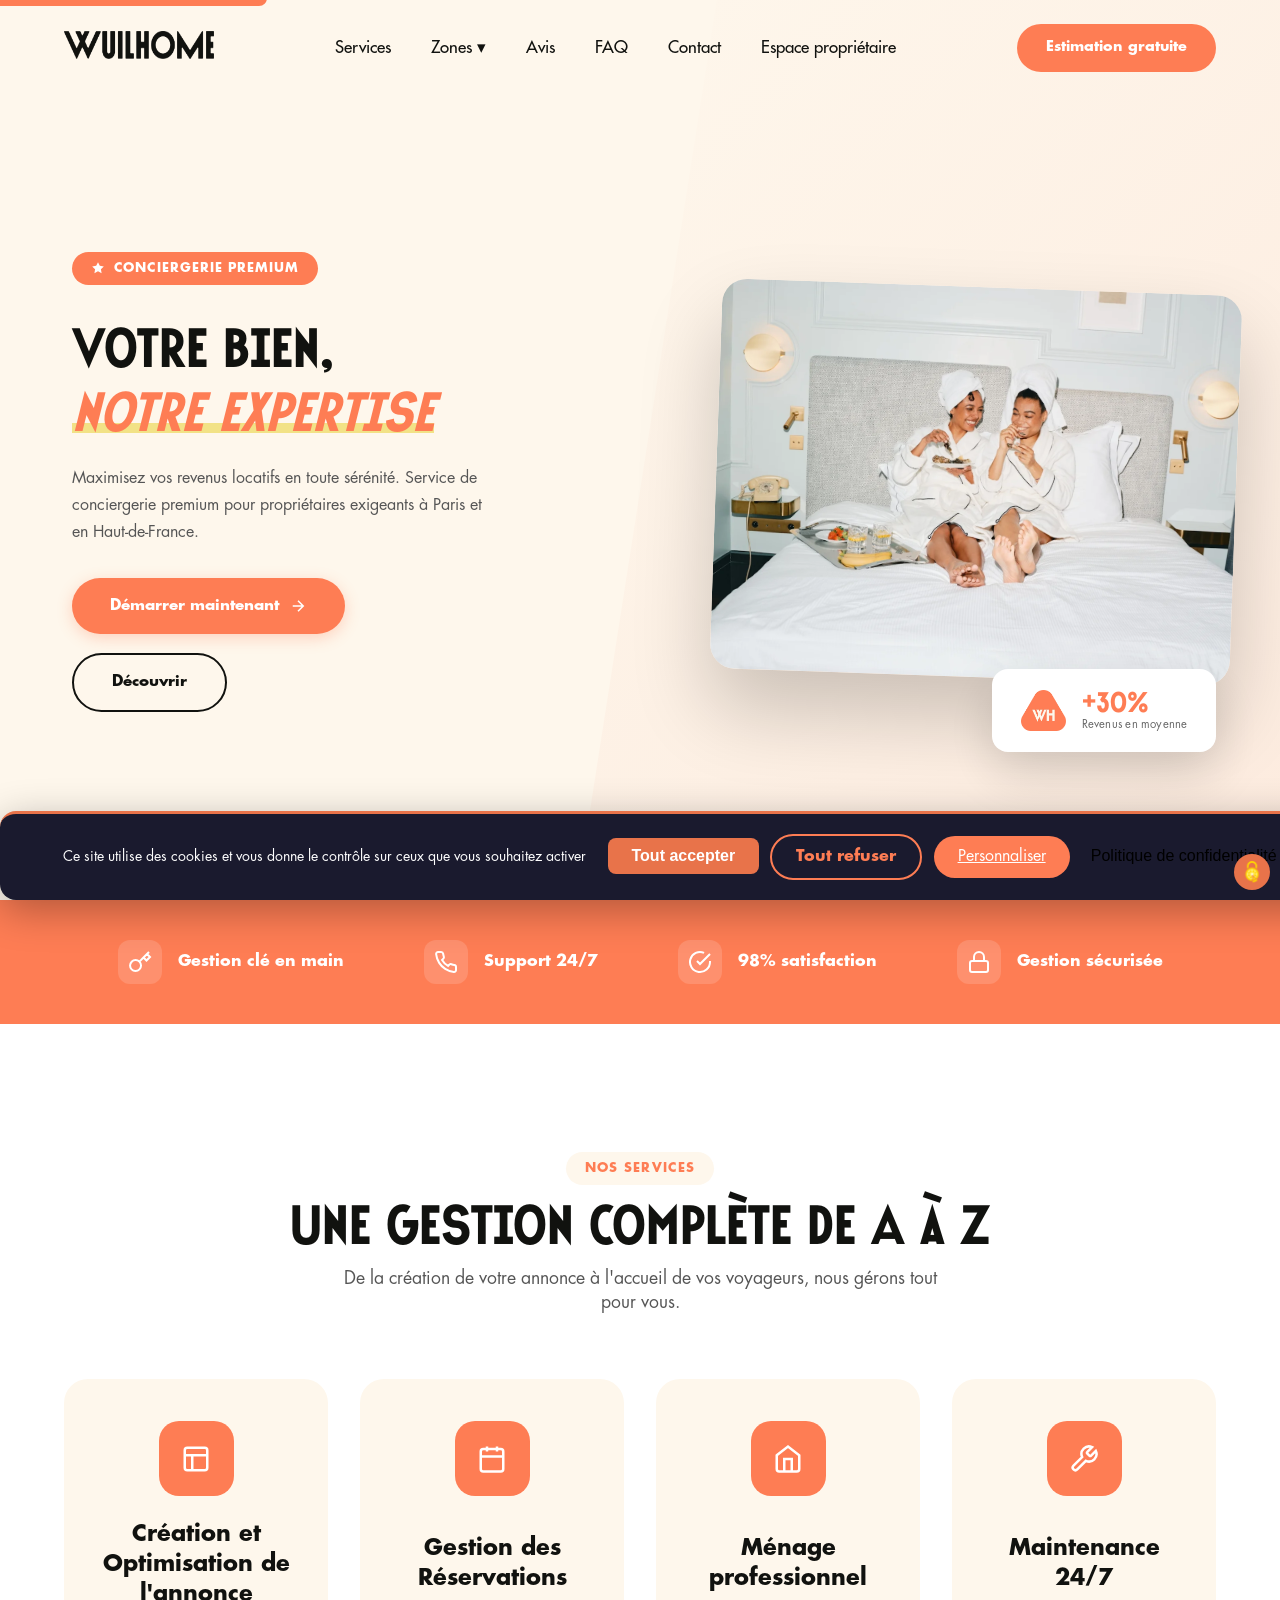
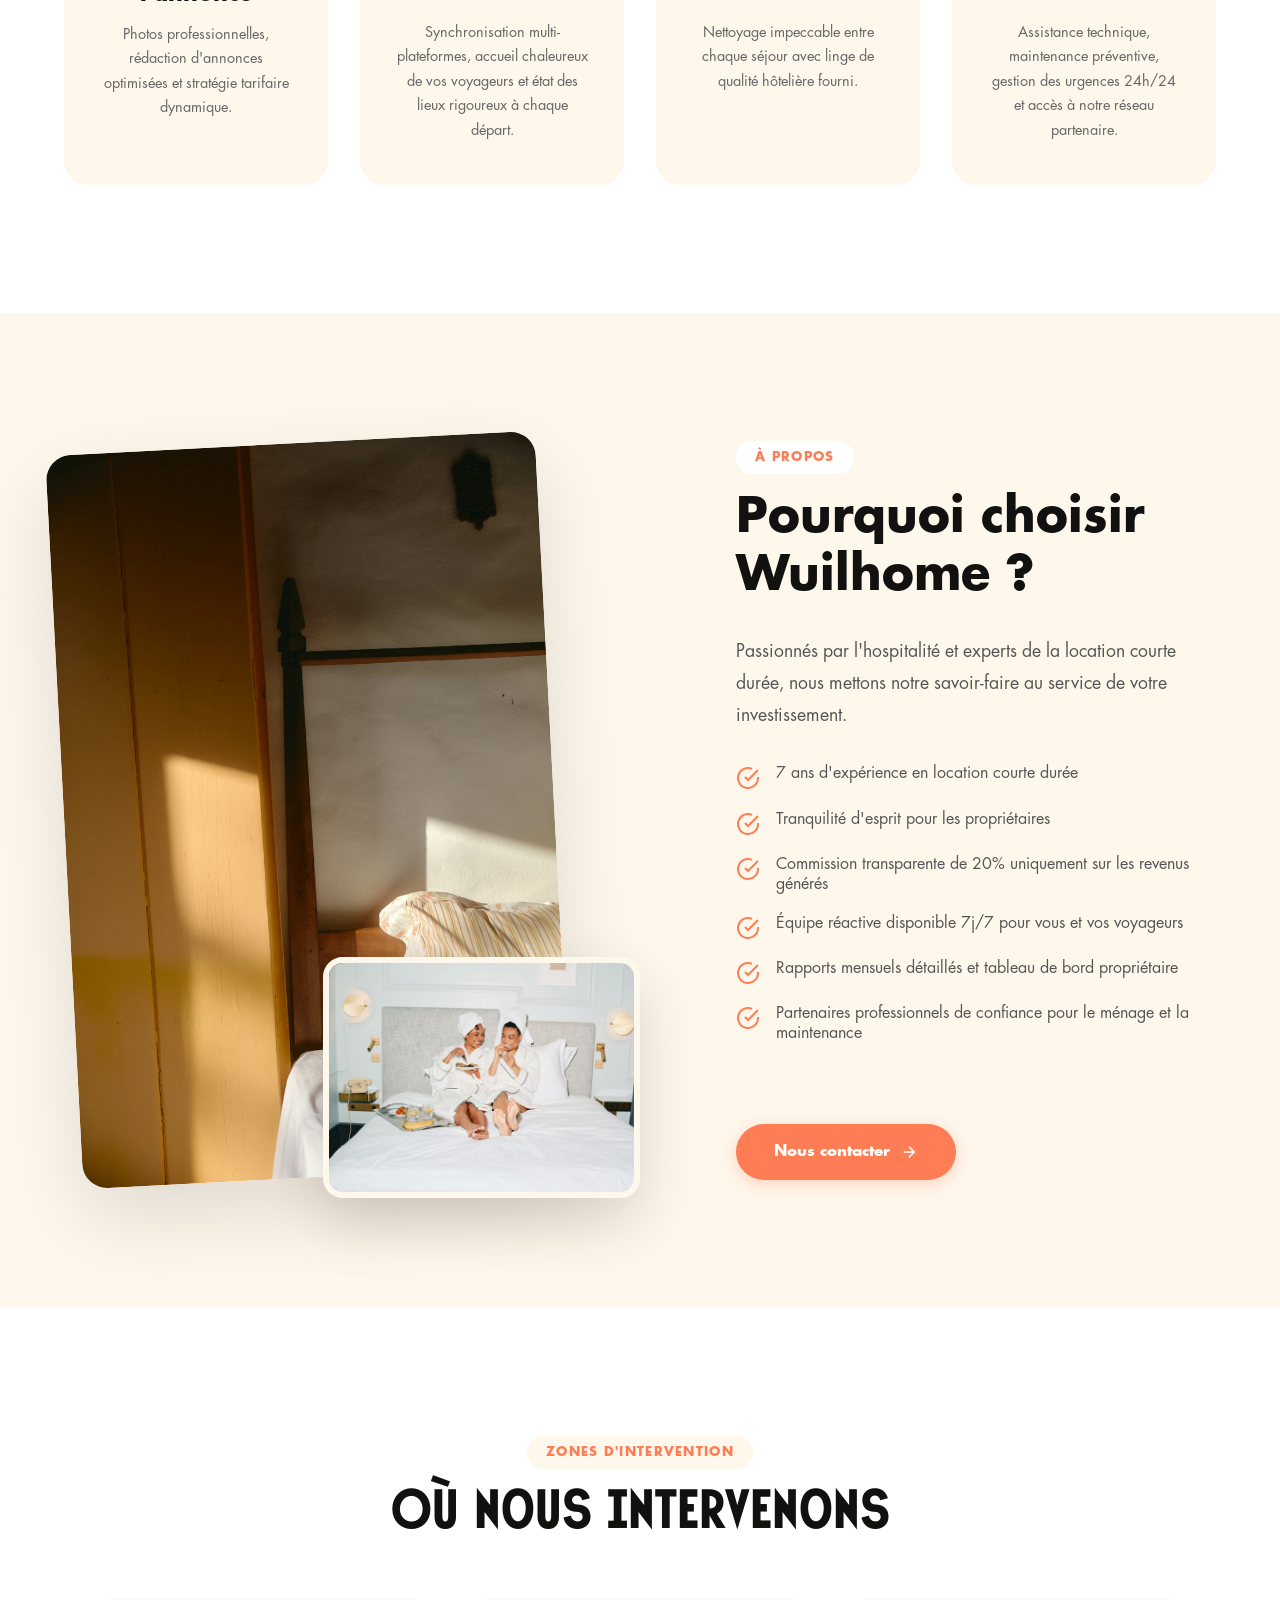
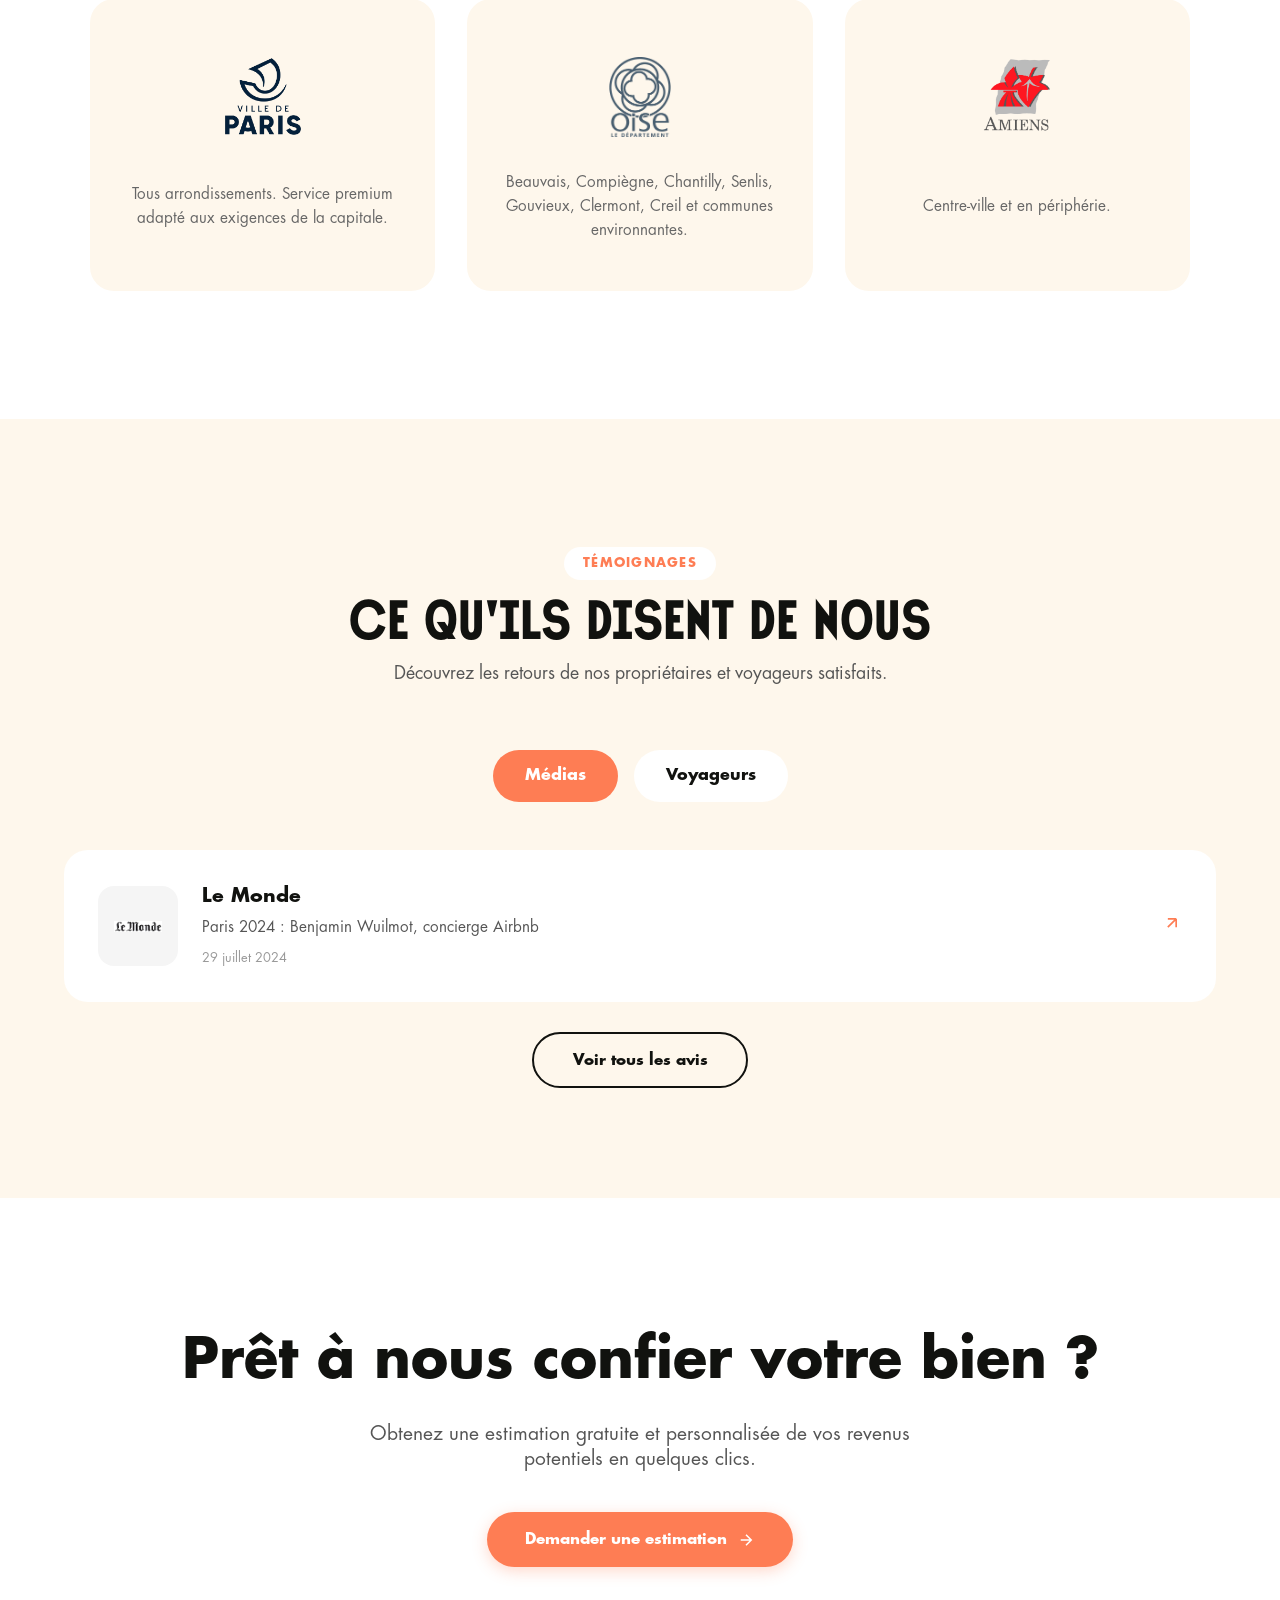
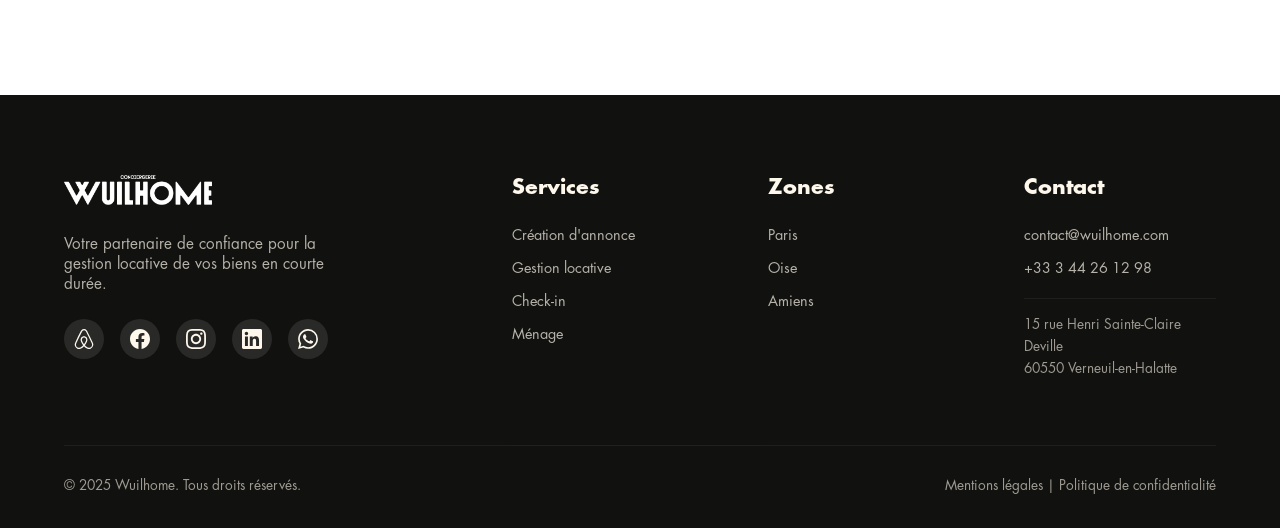
<file: index.html>
<!DOCTYPE html>
<html lang="fr">
<head>
    <meta charset="UTF-8">
    <meta name="viewport" content="width=device-width, initial-scale=1.0">
    <meta name="description" content="Wuilhome - Conciergerie premium pour la gestion locative de vos biens en courte durée à Paris et en région parisienne. Maximisez vos revenus locatifs en toute sérénité.">
    <meta name="keywords" content="conciergerie, location courte durée, Airbnb, gestion locative, Paris, Oise, Amiens">
    <title>Wuilhome - Conciergerie Airbnb et Booking à Paris et Hauts-de-France</title>

    <!-- Favicon -->
    <link rel="icon" type="image/png" href="/favicon-96x96.png" sizes="96x96">
    <link rel="icon" type="image/svg+xml" href="/favicon.svg">
    <link rel="shortcut icon" href="/favicon.ico">
    <link rel="apple-touch-icon" sizes="180x180" href="/apple-touch-icon.png">
    <link rel="manifest" href="/site.webmanifest">
    <meta name="theme-color" content="#1E3A5F">

    <!-- Canonical -->
    <link rel="canonical" href="https://wuilhome.com/">

    <!-- Open Graph -->
    <meta property="og:type" content="website">
    <meta property="og:url" content="https://wuilhome.com/">
    <meta property="og:title" content="Wuilhome - Conciergerie Airbnb et Booking Premium">
    <meta property="og:description" content="Conciergerie premium pour la gestion locative de vos biens en courte durée à Paris et en Hauts-de-France. Maximisez vos revenus locatifs en toute sérénité.">
    <meta property="og:image" content="https://wuilhome.com/images/og-image.webp">
    <meta property="og:locale" content="fr_FR">
    <meta property="og:site_name" content="Wuilhome">

    <!-- Twitter Card -->
    <meta name="twitter:card" content="summary_large_image">
    <meta name="twitter:title" content="Wuilhome - Conciergerie Airbnb et Booking Premium">
    <meta name="twitter:description" content="Conciergerie premium pour la gestion locative de vos biens en courte durée à Paris et en Hauts-de-France.">
    <meta name="twitter:image" content="https://wuilhome.com/images/og-image.webp">

    <!-- Schema.org LocalBusiness -->
    <script type="application/ld+json">
    {
        "@context": "https://schema.org",
        "@type": "LocalBusiness",
        "name": "Wuilhome",
        "description": "Conciergerie premium pour la gestion locative de vos biens en courte durée à Paris et en Hauts-de-France. Service Airbnb et Booking.",
        "url": "https://wuilhome.com",
        "logo": "https://wuilhome.com/images/logo.webp",
        "image": "https://wuilhome.com/images/hero-main.webp",
        "telephone": "+33344261298",
        "email": "contact@wuilhome.com",
        "address": {
            "@type": "PostalAddress",
            "streetAddress": "15 rue Henri Sainte-Claire Deville",
            "addressLocality": "Verneuil-en-Halatte",
            "postalCode": "60550",
            "addressCountry": "FR"
        },
        "geo": {
            "@type": "GeoCoordinates",
            "latitude": 49.2833,
            "longitude": 2.5167
        },
        "areaServed": [
            {
                "@type": "City",
                "name": "Paris"
            },
            {
                "@type": "AdministrativeArea",
                "name": "Oise"
            },
            {
                "@type": "City",
                "name": "Amiens"
            }
        ],
        "priceRange": "€€",
        "openingHoursSpecification": {
            "@type": "OpeningHoursSpecification",
            "dayOfWeek": ["Monday", "Tuesday", "Wednesday", "Thursday", "Friday", "Saturday", "Sunday"],
            "opens": "00:00",
            "closes": "23:59"
        },
        "sameAs": [
            "https://www.facebook.com/profile.php?id=61551430132736",
            "https://www.instagram.com/wuilhome_conciergerie/",
            "https://www.linkedin.com/company/wuilhome/",
            "https://www.airbnb.fr/users/show/209934555"
        ],
        "aggregateRating": {
            "@type": "AggregateRating",
            "ratingValue": "4.9",
            "reviewCount": "150"
        }
    }
    </script>

    <!-- Preload ressources critiques -->
    <link rel="preload" href="images/hero-main-mobile.webp" as="image" type="image/webp" media="(max-width: 768px)">
    <link rel="preload" href="images/hero-main.webp" as="image" type="image/webp" media="(min-width: 769px)">
    <link rel="preload" href="fonts/futura-medium.otf" as="font" type="font/otf" crossorigin>
    <link rel="preload" href="fonts/alpine.otf" as="font" type="font/otf" crossorigin>

    <!-- CSS Critique inline pour le rendu initial (above-the-fold) -->
    <style>
        :root{--cream:#FEF7EC;--coral:#FE7D54;--black:#11120F;--yellow-light:#F2E286}
        *{margin:0;padding:0;box-sizing:border-box}
        html{scroll-behavior:smooth}
        body{font-family:'Futura',sans-serif;background-color:var(--cream);color:var(--black);overflow-x:hidden}
        .skip-link{position:absolute;top:-40px;left:0;background:var(--coral);color:white;padding:.8rem 1.5rem;z-index:10000;text-decoration:none;font-weight:600;border-radius:0 0 8px 0;transition:top .3s ease}
        .skip-link:focus{top:0}
        nav{position:fixed;top:0;width:100%;padding:1.5rem 4rem;display:flex;justify-content:space-between;align-items:center;z-index:1000;background:transparent;transition:all .4s ease}
        nav.scrolled{background:rgba(254,247,236,.98);padding:1rem 4rem;box-shadow:0 4px 30px rgba(0,0,0,.08)}
        .logo img{height:28px}
        .nav-links{display:flex;gap:2.5rem;list-style:none}
        .nav-links a{text-decoration:none;color:var(--black);font-weight:500;font-size:1.05rem}
        .nav-cta{background:var(--coral);color:white;padding:.9rem 1.8rem;text-decoration:none;font-weight:600;font-size:.9rem;border-radius:50px}
        .hamburger{display:none}
        .hero{min-height:100vh;background:var(--cream);display:flex;align-items:center;padding:8rem 4rem 4rem;position:relative;overflow:hidden}
        .hero::before{content:'';position:absolute;top:0;right:0;width:55%;height:100%;background:linear-gradient(135deg,var(--cream) 0%,rgba(240,128,102,.1) 100%);clip-path:polygon(20% 0,100% 0,100% 100%,0% 100%)}
        .hero-container{max-width:1400px;margin:0 auto;display:grid;grid-template-columns:1fr 1.1fr;gap:4rem;align-items:center;position:relative;z-index:1}
        .hero-content{padding-right:4rem;margin-left:-2rem}
        .hero-tag{display:inline-flex;align-items:center;gap:.6rem;background:var(--coral);color:white;padding:.5rem 1.2rem;border-radius:50px;font-size:.8rem;font-weight:600;text-transform:uppercase;letter-spacing:.08em;margin-bottom:2rem}
        .hero h1{font-family:'Alpine',serif;font-size:3.5rem;font-weight:400;line-height:1.15;margin-bottom:1.2rem;color:var(--black)}
        .hero h1 em{color:var(--coral);font-style:italic;position:relative}
        .hero h1 em::after{content:'';position:absolute;bottom:5px;left:0;width:100%;height:10px;background:var(--yellow-light);z-index:-1}
        .hero p{font-size:1rem;color:#555;max-width:420px;margin-bottom:2rem;line-height:1.7}
        .hero-buttons{display:flex;gap:1.2rem;flex-wrap:wrap}
        .hero-visual{position:relative;display:flex;justify-content:flex-end;align-items:center;min-height:500px;margin-right:-60px}
        .hero-image{border-radius:25px;overflow:hidden;box-shadow:0 40px 80px rgba(0,0,0,.2);transform:rotate(2deg);width:100%;max-width:520px}
        .hero-image img{width:100%;height:auto;display:block}
        .hero-badge{position:absolute;bottom:-20px;right:20px;background:white;padding:1.2rem 1.8rem;border-radius:16px;box-shadow:0 20px 50px rgba(0,0,0,.15);display:flex;align-items:center;gap:1rem}
        .hero-badge-icon{width:45px;height:45px;display:flex;align-items:center;justify-content:center}
        .hero-badge-icon img{width:100%;height:100%;object-fit:contain}
        .hero-badge-text .number{font-family:'Alpine',serif;font-size:1.8rem;color:var(--coral);line-height:1}
        .hero-badge-text .label{font-size:.7rem;color:#666;letter-spacing:.02em}
        .btn-primary{background:var(--coral);color:white;padding:1.1rem 2.4rem;text-decoration:none;font-weight:600;font-size:.95rem;border-radius:50px;display:inline-flex;align-items:center;gap:.6rem;box-shadow:0 4px 15px rgba(254,125,84,.3);border:none;cursor:pointer}
        .btn-secondary{background:transparent;color:var(--black);padding:1.1rem 2.4rem;text-decoration:none;font-weight:600;font-size:.95rem;border:2px solid var(--black);border-radius:50px}
        @media(max-width:991px){
            nav{padding:1rem 2rem}
            .hamburger{display:flex;flex-direction:column;justify-content:center;align-items:center;width:44px;height:44px;background:transparent;border:none;cursor:pointer;z-index:1001}
            .hamburger-line{display:block;width:24px;height:2px;background:var(--black);border-radius:2px;margin:3px 0}
            .nav-links{position:fixed;top:0;right:-100%;width:80%;max-width:400px;height:100vh;background:var(--cream);flex-direction:column;padding:6rem 2rem 2rem;gap:0;box-shadow:-10px 0 40px rgba(0,0,0,.15);z-index:999}
            .nav-cta{display:none}
            .hero{padding:7rem 2rem 4rem}
            .hero::before{display:none}
            .hero-container{grid-template-columns:1fr;text-align:center}
            .hero-content{order:1;padding-right:0;margin-left:0}
            .hero-visual{order:2;margin-top:3rem;min-height:400px;margin-right:0}
            .hero-badge{left:50%;transform:translateX(-50%);bottom:0}
            .hero p{margin-left:auto;margin-right:auto}
            .hero-buttons{justify-content:center}
        }
        @media(max-width:576px){
            nav{padding:1rem 1.5rem}
            .logo img{height:24px}
            .hero{padding:6rem 1.5rem 3rem}
            .hero h1{font-size:2.2rem}
            .hero p{font-size:.95rem}
            .hero-buttons{flex-direction:column;align-items:stretch}
            .hero-buttons .btn-primary,.hero-buttons .btn-secondary{width:100%;justify-content:center;padding:1rem 1.5rem}
            .hero-image{max-width:100%}
            .hero-badge{padding:1rem 1.2rem}
            .hero-badge-text .number{font-size:1.5rem}
            .hero-badge-text .label{font-size:.65rem}
        }
        /* Footer critical styles */
        footer{padding:5rem 4rem 2rem;background:var(--black);color:var(--cream)}
        .footer-content{display:grid;grid-template-columns:2fr 1fr 1fr 1fr;gap:4rem;max-width:1400px;margin:0 auto 4rem}
        .footer-brand img{height:30px;width:auto;margin-bottom:1.5rem;filter:brightness(0) invert(1)}
        .footer-brand p{font-size:.95rem;opacity:.7;max-width:300px}
        .footer-social{display:flex;gap:1rem;margin-top:1.5rem}
        .footer-social a{width:40px;height:40px;background:rgba(255,255,255,.1);border-radius:50%;display:flex;align-items:center;justify-content:center}
        .footer-social svg{fill:var(--cream)}
        .footer-links h4{font-family:'Futura',sans-serif;font-size:1.3rem;font-weight:600;margin-bottom:1.5rem}
        .footer-links ul{list-style:none}
        .footer-links li{margin-bottom:.8rem}
        .footer-links a{text-decoration:none;color:var(--cream);opacity:.7;font-size:.9rem}
        .footer-links .footer-address{margin-top:1.2rem;padding-top:1rem;border-top:1px solid rgba(255,255,255,.1);font-size:.85rem;color:var(--cream);opacity:.6;line-height:1.6}
        .footer-bottom{padding-top:2rem;border-top:1px solid rgba(255,255,255,.1);display:flex;justify-content:space-between;font-size:.85rem;opacity:.6;max-width:1400px;margin:0 auto}
        .footer-bottom a{color:var(--cream);text-decoration:none}
        @media(max-width:991px){.footer-content{grid-template-columns:1fr 1fr}}
        @media(max-width:576px){footer{padding:3rem 1.5rem 1.5rem}.footer-content{grid-template-columns:1fr;gap:2.5rem}.footer-brand{text-align:center}.footer-brand p{max-width:100%;margin:0 auto}.footer-social{justify-content:center}.footer-links{text-align:center}.footer-links h4{font-size:1.1rem;margin-bottom:1rem}.footer-bottom{flex-direction:column;gap:1rem;text-align:center}}
        /* Critical fonts inline */
        @font-face{font-family:'Alpine';src:url('fonts/alpine.otf') format('opentype');font-weight:normal;font-style:normal;font-display:swap}
        @font-face{font-family:'Futura';src:url('fonts/futura-medium.otf') format('opentype');font-weight:500;font-style:normal;font-display:swap}
    </style>

    <link rel="stylesheet" href="css/fonts.css" media="print" onload="this.media='all'">
    <link rel="stylesheet" href="css/style.css" media="print" onload="this.media='all'">
    <noscript><link rel="stylesheet" href="css/fonts.css"><link rel="stylesheet" href="css/style.css"></noscript>

    <!-- Google Consent Mode v2 - Default (tout refusé par défaut) -->
    <script>
    window.dataLayer = window.dataLayer || [];
    function gtag(){dataLayer.push(arguments);}
    gtag('consent', 'default', {
        'analytics_storage': 'denied',
        'ad_storage': 'denied',
        'ad_user_data': 'denied',
        'ad_personalization': 'denied',
        'functionality_storage': 'granted',
        'personalization_storage': 'denied',
        'security_storage': 'granted',
        'wait_for_update': 500
    });
    </script>

    <!-- Tarteaucitron - Bandeau cookie RGPD -->
    <script src="/js/tarteaucitron.min.js"></script>
    <script>
    tarteaucitron.init({
        "privacyUrl": "https://wuilhome.com/politique-confidentialite/",
        "bodyPosition": "bottom",
        "hashtag": "#tarteaucitron",
        "cookieName": "tarteaucitron",
        "orientation": "bottom",
        "groupServices": false,
        "obligatoryTimer": 20,
        "showAlertSmall": false,
        "cookieslist": false,
        "closePopup": false,
        "showIcon": true,
        "iconPosition": "BottomRight",
        "adblocker": false,
        "DenyAllCta": true,
        "AcceptAllCta": true,
        "highPrivacy": true,
        "alwaysNeedConsent": false,
        "handleBrowserDNTRequest": false,
        "removeCredit": false,
        "moreInfoLink": true,
        "useExternalCss": false,
        "useExternalJs": false,
        "readmoreLink": "https://wuilhome.com/politique-confidentialite/",
        "mandatory": false,
        "mandatoryCta": false,
        "googleConsentMode": true
    });
    tarteaucitron.services.gtmConsent = {
        "key": "gtmConsent",
        "type": "api",
        "name": "Google Tag Manager",
        "uri": "https://policies.google.com/privacy",
        "needConsent": true,
        "cookies": ['_ga', '_gid', '_gat', '_gcl_au'],
        "js": function() {
            gtag('consent', 'update', {
                'analytics_storage': 'granted',
                'ad_storage': 'granted',
                'ad_user_data': 'granted',
                'ad_personalization': 'granted'
            });
        },
        "fallback": function() {
            gtag('consent', 'update', {
                'analytics_storage': 'denied',
                'ad_storage': 'denied',
                'ad_user_data': 'denied',
                'ad_personalization': 'denied'
            });
        }
    };
    (tarteaucitron.job = tarteaucitron.job || []).push('gtmConsent');
    </script>

    <!-- Google Tag Manager -->
    <script>(function(w,d,s,l,i){w[l]=w[l]||[];w[l].push({'gtm.start':
    new Date().getTime(),event:'gtm.js'});var f=d.getElementsByTagName(s)[0],
    j=d.createElement(s),dl=l!='dataLayer'?'&l='+l:'';j.async=true;j.src=
    'https://www.googletagmanager.com/gtm.js?id='+i+dl;f.parentNode.insertBefore(j,f);
    })(window,document,'script','dataLayer','GTM-5LK2LZ65');</script>
    <!-- End Google Tag Manager -->

    <link rel="stylesheet" href="css/tarteaucitron-custom.css">
</head>
<body>
    <!-- Google Tag Manager (noscript) -->
    <noscript><iframe src="https://www.googletagmanager.com/ns.html?id=GTM-5LK2LZ65"
    height="0" width="0" style="display:none;visibility:hidden"></iframe></noscript>
    <!-- End Google Tag Manager (noscript) -->

    <!-- Skip link pour accessibilité -->
    <a href="#main-content" class="skip-link">Aller au contenu principal</a>

    <!-- Navigation -->
    <nav id="navbar">
        <a href="/" class="logo">
            <img src="images/logo.webp" alt="Wuilhome - Conciergerie Airbnb et Booking" width="150" height="24">
        </a>
        <button class="hamburger" id="hamburger" aria-label="Menu" aria-expanded="false">
            <span class="hamburger-line"></span>
            <span class="hamburger-line"></span>
            <span class="hamburger-line"></span>
        </button>
        <ul class="nav-links">
            <li><a href="index.html#services">Services</a></li>
            <li class="dropdown">
                <a href="#">Zones ▾</a>
                <ul class="dropdown-menu">
                    <li><a href="zones/paris/">Paris</a></li>
                    <li><a href="zones/oise/">Oise</a></li>
                    <li><a href="zones/amiens/">Amiens</a></li>
                </ul>
            </li>
            <li><a href="avis/">Avis</a></li>
            <li><a href="faq/">FAQ</a></li>
            <li><a href="contact/">Contact</a></li>
            <li><a href="https://client.passpass.io" target="_blank">Espace propriétaire</a></li>
        </ul>
        <a href="contact/" class="nav-cta">Estimation gratuite</a>
    </nav>

    <!-- Main content -->
    <main id="main-content">

    <!-- Hero -->
    <section class="hero">
        <div class="hero-container">
            <div class="hero-content">
                <div class="hero-tag">
                    <svg width="14" height="14" viewBox="0 0 24 24" fill="currentColor"><path d="M12 2l3.09 6.26L22 9.27l-5 4.87 1.18 6.88L12 17.77l-6.18 3.25L7 14.14 2 9.27l6.91-1.01L12 2z"/></svg>
                    Conciergerie Premium
                </div>
                <h1>Votre bien,<br><em>notre expertise</em></h1>
                <p>Maximisez vos revenus locatifs en toute sérénité. Service de conciergerie premium pour propriétaires exigeants à Paris et en Haut-de-France.</p>
                <div class="hero-buttons">
                    <a href="#contact" class="btn-primary">
                        Démarrer maintenant
                        <svg width="18" height="18" viewBox="0 0 24 24" fill="none" stroke="currentColor" stroke-width="2"><path d="M5 12h14M12 5l7 7-7 7"/></svg>
                    </a>
                    <a href="#services" class="btn-secondary">Découvrir</a>
                </div>
            </div>
            <div class="hero-visual">
                <div class="hero-image">
                    <img src="images/hero-main.webp"
                         srcset="images/hero-main-mobile.webp 640w, images/hero-main.webp 1280w"
                         sizes="(max-width: 768px) 100vw, 520px"
                         alt="Appartement premium géré par Wuilhome - Conciergerie Airbnb Paris"
                         width="1280" height="960" fetchpriority="high">
                </div>
                <div class="hero-badge">
                    <div class="hero-badge-icon">
                        <img src="images/wuilhome-badge.webp" alt="Badge Wuilhome - +40% de revenus locatifs garantis" width="80" height="74">
                    </div>
                    <div class="hero-badge-text">
                        <div class="number">+30%</div>
                        <div class="label">Revenus en moyenne</div>
                    </div>
                </div>
            </div>
        </div>
    </section>

    <!-- Features Strip -->
    <section class="features-strip">
        <div class="feature-item">
            <svg width="24" height="24" viewBox="0 0 24 24" fill="none" stroke="currentColor" stroke-width="2"><path d="M21 2l-2 2m-7.61 7.61a5.5 5.5 0 1 1-7.778 7.778 5.5 5.5 0 0 1 7.777-7.777zm0 0L15.5 7.5m0 0l3 3L22 7l-3-3m-3.5 3.5L19 4"/></svg>
            <span>Gestion clé en main</span>
        </div>
        <div class="feature-item">
            <svg width="24" height="24" viewBox="0 0 24 24" fill="none" stroke="currentColor" stroke-width="2"><path d="M22 16.92v3a2 2 0 0 1-2.18 2 19.79 19.79 0 0 1-8.63-3.07 19.5 19.5 0 0 1-6-6 19.79 19.79 0 0 1-3.07-8.67A2 2 0 0 1 4.11 2h3a2 2 0 0 1 2 1.72 12.84 12.84 0 0 0 .7 2.81 2 2 0 0 1-.45 2.11L8.09 9.91a16 16 0 0 0 6 6l1.27-1.27a2 2 0 0 1 2.11-.45 12.84 12.84 0 0 0 2.81.7A2 2 0 0 1 22 16.92z"/></svg>
            <span>Support 24/7</span>
        </div>
        <div class="feature-item">
            <svg width="24" height="24" viewBox="0 0 24 24" fill="none" stroke="currentColor" stroke-width="2"><path d="M22 11.08V12a10 10 0 1 1-5.93-9.14"/><polyline points="22 4 12 14.01 9 11.01"/></svg>
            <span>98% satisfaction</span>
        </div>
        <div class="feature-item">
            <svg width="24" height="24" viewBox="0 0 24 24" fill="none" stroke="currentColor" stroke-width="2"><rect x="3" y="11" width="18" height="11" rx="2" ry="2"/><path d="M7 11V7a5 5 0 0 1 10 0v4"/></svg>
            <span>Gestion sécurisée</span>
        </div>
    </section>

    <!-- Services -->
    <section class="services" id="services">
        <div class="services-container">
            <div class="section-header animate-on-scroll">
                <span class="section-tag">Nos services</span>
                <h2>Une gestion complète de A à Z</h2>
                <p>De la création de votre annonce à l'accueil de vos voyageurs, nous gérons tout pour vous.</p>
            </div>
            <div class="services-grid">
                <div class="service-card animate-on-scroll">
                    <div class="service-icon">
                        <svg width="32" height="32" viewBox="0 0 24 24" fill="none" stroke="currentColor" stroke-width="2"><rect x="3" y="3" width="18" height="18" rx="2"/><path d="M3 9h18"/><path d="M9 21V9"/></svg>
                    </div>
                    <h3>Création et Optimisation de l'annonce</h3>
                    <p>Photos professionnelles, rédaction d'annonces optimisées et stratégie tarifaire dynamique.</p>
                </div>
                <div class="service-card animate-on-scroll">
                    <div class="service-icon">
                        <svg width="32" height="32" viewBox="0 0 24 24" fill="none" stroke="currentColor" stroke-width="2"><rect x="3" y="4" width="18" height="18" rx="2" ry="2"/><line x1="16" y1="2" x2="16" y2="6"/><line x1="8" y1="2" x2="8" y2="6"/><line x1="3" y1="10" x2="21" y2="10"/></svg>
                    </div>
                    <h3>Gestion des Réservations</h3>
                    <p>Synchronisation multi-plateformes, accueil chaleureux de vos voyageurs et état des lieux rigoureux à chaque départ.</p>
                </div>
                <div class="service-card animate-on-scroll">
                    <div class="service-icon">
                        <svg width="32" height="32" viewBox="0 0 24 24" fill="none" stroke="currentColor" stroke-width="2"><path d="M3 9l9-7 9 7v11a2 2 0 0 1-2 2H5a2 2 0 0 1-2-2z"/><polyline points="9 22 9 12 15 12 15 22"/></svg>
                    </div>
                    <h3>Ménage professionnel</h3>
                    <p>Nettoyage impeccable entre chaque séjour avec linge de qualité hôtelière fourni.</p>
                </div>
                <div class="service-card animate-on-scroll">
                    <div class="service-icon">
                        <svg width="32" height="32" viewBox="0 0 24 24" fill="none" stroke="currentColor" stroke-width="2"><path d="M14.7 6.3a1 1 0 0 0 0 1.4l1.6 1.6a1 1 0 0 0 1.4 0l3.77-3.77a6 6 0 0 1-7.94 7.94l-6.91 6.91a2.12 2.12 0 0 1-3-3l6.91-6.91a6 6 0 0 1 7.94-7.94l-3.76 3.76z"/></svg>
                    </div>
                    <h3>Maintenance 24/7</h3>
                    <p>Assistance technique, maintenance préventive, gestion des urgences 24h/24 et accès à notre réseau partenaire.</p>
                </div>
            </div>
        </div>
    </section>

    <!-- About -->
    <section class="about" id="about">
        <div class="about-container">
            <div class="about-images animate-on-scroll">
                <div class="about-image-main">
                    <img src="images/about-main.webp" alt="Intérieur appartement premium géré par Wuilhome - Location courte durée" width="400" height="600" loading="lazy">
                </div>
                <div class="about-image-secondary">
                    <img src="images/about-secondary.webp" alt="Décoration soignée - Service conciergerie haut de gamme Wuilhome" width="300" height="225" loading="lazy">
                </div>
            </div>
            <div class="about-content animate-on-scroll">
                <span class="section-tag">À propos</span>
                <h2>Pourquoi choisir Wuilhome ?</h2>
                <p>Passionnés par l'hospitalité et experts de la location courte durée, nous mettons notre savoir-faire au service de votre investissement.</p>
                <ul class="about-list">
                    <li>
                        <svg width="24" height="24" viewBox="0 0 24 24" fill="none" stroke="currentColor" stroke-width="2"><path d="M22 11.08V12a10 10 0 1 1-5.93-9.14"/><polyline points="22 4 12 14.01 9 11.01"/></svg>
                        <span>7 ans d'expérience en location courte durée</span>
                    </li>
                    <li>
                        <svg width="24" height="24" viewBox="0 0 24 24" fill="none" stroke="currentColor" stroke-width="2"><path d="M22 11.08V12a10 10 0 1 1-5.93-9.14"/><polyline points="22 4 12 14.01 9 11.01"/></svg>
                        <span>Tranquilité d'esprit pour les propriétaires</span>
                    </li>
                    <li>
                        <svg width="24" height="24" viewBox="0 0 24 24" fill="none" stroke="currentColor" stroke-width="2"><path d="M22 11.08V12a10 10 0 1 1-5.93-9.14"/><polyline points="22 4 12 14.01 9 11.01"/></svg>
                        <span>Commission transparente de 20% uniquement sur les revenus générés</span>
                    </li>
                    <li>
                        <svg width="24" height="24" viewBox="0 0 24 24" fill="none" stroke="currentColor" stroke-width="2"><path d="M22 11.08V12a10 10 0 1 1-5.93-9.14"/><polyline points="22 4 12 14.01 9 11.01"/></svg>
                        <span>Équipe réactive disponible 7j/7 pour vous et vos voyageurs</span>
                    </li>
                    <li>
                        <svg width="24" height="24" viewBox="0 0 24 24" fill="none" stroke="currentColor" stroke-width="2"><path d="M22 11.08V12a10 10 0 1 1-5.93-9.14"/><polyline points="22 4 12 14.01 9 11.01"/></svg>
                        <span>Rapports mensuels détaillés et tableau de bord propriétaire</span>
                    </li>
                    <li>
                        <svg width="24" height="24" viewBox="0 0 24 24" fill="none" stroke="currentColor" stroke-width="2"><path d="M22 11.08V12a10 10 0 1 1-5.93-9.14"/><polyline points="22 4 12 14.01 9 11.01"/></svg>
                        <span>Partenaires professionnels de confiance pour le ménage et la maintenance</span>
                    </li>
                </ul>
                <a href="#contact" class="btn-primary">
                    Nous contacter
                    <svg width="18" height="18" viewBox="0 0 24 24" fill="none" stroke="currentColor" stroke-width="2"><path d="M5 12h14M12 5l7 7-7 7"/></svg>
                </a>
            </div>
        </div>
    </section>

    <!-- Zones -->
    <section class="zones" id="zones">
        <div class="zones-container">
            <div class="section-header animate-on-scroll">
                <span class="section-tag">Zones d'intervention</span>
                <h2>Où nous intervenons</h2>
            </div>
            <div class="zones-grid">
                <a href="zones/paris/" class="zone-card animate-on-scroll">
                    <div class="zone-logo">
                        <img src="images/logo-paris.webp" alt="Conciergerie Airbnb Paris - Zone d'intervention Wuilhome" width="80" height="81" loading="lazy">
                    </div>
                    <h3>Paris</h3>
                    <p>Tous arrondissements. Service premium adapté aux exigences de la capitale.</p>
                </a>
                <a href="zones/oise/" class="zone-card animate-on-scroll">
                    <div class="zone-logo">
                        <img src="images/logo-oise.webp" alt="Conciergerie Airbnb Oise - Zone d'intervention Wuilhome" width="62" height="80" loading="lazy">
                    </div>
                    <h3>Oise</h3>
                    <p>Beauvais, Compiègne, Chantilly, Senlis, Gouvieux, Clermont, Creil et communes environnantes.</p>
                </a>
                <a href="zones/amiens/" class="zone-card animate-on-scroll">
                    <div class="zone-logo">
                        <img src="images/logo-amiens.webp" alt="Conciergerie Airbnb Amiens - Zone d'intervention Wuilhome" width="70" height="80" loading="lazy">
                    </div>
                    <h3>Amiens</h3>
                    <p>Centre-ville et en périphérie.</p>
                </a>
            </div>
        </div>
    </section>

    <!-- Testimonials -->
    <section class="testimonials" id="testimonials">
        <div class="testimonials-container">
            <div class="section-header animate-on-scroll">
                <span class="section-tag">Témoignages</span>
                <h2>Ce qu'ils disent de nous</h2>
                <p>Découvrez les retours de nos propriétaires et voyageurs satisfaits.</p>
            </div>
            <div class="testimonials-tabs">
                <button class="tab-btn active" data-target="media">Médias</button>
                <button class="tab-btn" data-target="travelers">Voyageurs</button>
                <!-- <button class="tab-btn" data-target="owners">Propriétaires</button> -->
            </div>
            <div id="media" class="testimonials-content active">
                <div class="media-grid">
                    <a href="https://www.lemonde.fr/societe/article/2024/07/29/paris-2024-benjamin-wuilmot-concierge-airbnb_6261113_3224.html" target="_blank" class="media-card">
                        <div class="media-logo">
                            <img src="images/logo-lemonde.webp" alt="Le Monde" width="468" height="108" loading="lazy">
                        </div>
                        <div class="media-content">
                            <h4>Le Monde</h4>
                            <p>Paris 2024 : Benjamin Wuilmot, concierge Airbnb</p>
                            <span class="media-date">29 juillet 2024</span>
                        </div>
                        <div class="media-arrow">
                            <svg width="20" height="20" viewBox="0 0 24 24" fill="none" stroke="currentColor" stroke-width="2"><path d="M7 17L17 7M17 7H7M17 7V17"/></svg>
                        </div>
                    </a>
                </div>
            </div>
            <div id="travelers" class="testimonials-content">
                <div class="reviews-widget reviews-limit-3" id="travelers-reviews">
                    <p class="reviews-loading">Chargement des avis...</p>
                </div>
            </div>
            <div id="owners" class="testimonials-content">
                <div class="testimonials-grid">
                    <div class="testimonial-card">
                        <p class="testimonial-text">Wuilhome a transformé mon appartement parisien en véritable source de revenus. Professionnel et réactif !</p>
                        <div class="testimonial-author">
                            <div class="testimonial-avatar" style="background: linear-gradient(135deg, #1E3A5F, #2291D3);">M</div>
                            <div class="testimonial-info">
                                <div class="name">Marie D.</div>
                                <div class="role">Propriétaire à Paris 11ème</div>
                                <div class="testimonial-rating">★★★★★</div>
                            </div>
                        </div>
                    </div>
                    <div class="testimonial-card">
                        <p class="testimonial-text">Je vis à l'étranger et Wuilhome gère tout parfaitement. Je reçois mes revenus chaque mois sans aucun souci.</p>
                        <div class="testimonial-author">
                            <div class="testimonial-avatar" style="background: linear-gradient(135deg, #1E3A5F, #2291D3);">P</div>
                            <div class="testimonial-info">
                                <div class="name">Pierre L.</div>
                                <div class="role">Propriétaire dans l'Oise</div>
                                <div class="testimonial-rating">★★★★★</div>
                            </div>
                        </div>
                    </div>
                    <div class="testimonial-card">
                        <p class="testimonial-text">Excellent service, communication fluide et résultats au-delà de mes attentes. Je recommande vivement !</p>
                        <div class="testimonial-author">
                            <div class="testimonial-avatar" style="background: linear-gradient(135deg, #1E3A5F, #2291D3);">S</div>
                            <div class="testimonial-info">
                                <div class="name">Sophie M.</div>
                                <div class="role">Propriétaire à Amiens</div>
                                <div class="testimonial-rating">★★★★★</div>
                            </div>
                        </div>
                    </div>
                </div>
            </div>
            <div class="testimonials-cta">
                <a href="avis/" class="btn-secondary">Voir tous les avis</a>
            </div>
        </div>
    </section>

    <!-- CTA -->
    <section class="cta" id="contact">
        <div class="cta-container animate-on-scroll">
            <h2>Prêt à nous confier votre bien ?</h2>
            <p>Obtenez une estimation gratuite et personnalisée de vos revenus potentiels en quelques clics.</p>
            <a href="contact/" class="btn-primary">
                Demander une estimation
                <svg width="18" height="18" viewBox="0 0 24 24" fill="none" stroke="currentColor" stroke-width="2"><path d="M5 12h14M12 5l7 7-7 7"/></svg>
            </a>
        </div>
    </section>

    </main>

    <!-- Footer -->
    <footer>
        <div class="footer-content">
            <div class="footer-brand">
                <img src="images/logo-footer.webp" alt="Logo Wuilhome - Gestion locative courte durée" width="1035" height="210" loading="lazy">
                <p>Votre partenaire de confiance pour la gestion locative de vos biens en courte durée.</p>
                <div class="footer-social">
                    <a href="https://www.airbnb.fr/users/show/209934555" target="_blank" rel="noopener noreferrer" aria-label="Airbnb">
                        <svg width="20" height="20" viewBox="0 0 64 64" fill="currentColor"><path d="M60.9 45.487l-.966-2.305-1.475-3.27-.062-.062a661.83 661.83 0 0 0-14.15-28.957l-.198-.384-1.524-3.073a18.4 18.4 0 0 0-2.305-3.52A10.35 10.35 0 0 0 32.027 0a10.76 10.76 0 0 0-8.203 3.84 22.1 22.1 0 0 0-2.305 3.52l-1.735 3.395c-4.956 9.615-9.74 19.342-14.163 28.957l-.062.124c-.384 1.053-.892 2.13-1.413 3.284-.322.702-.644 1.47-.966 2.305a14.4 14.4 0 0 0-.768 6.914 13.63 13.63 0 0 0 8.327 10.631 13.16 13.16 0 0 0 5.192 1.028 14.57 14.57 0 0 0 1.66-.124 16.93 16.93 0 0 0 6.406-2.18 32.44 32.44 0 0 0 7.943-6.666 33.62 33.62 0 0 0 7.943 6.666 16.92 16.92 0 0 0 6.406 2.18c.55.073 1.105.114 1.66.124 1.783.018 3.55-.332 5.192-1.028a13.63 13.63 0 0 0 8.327-10.631 12.11 12.11 0 0 0-.582-6.852zM32.026 48.82c-3.457-4.362-5.7-8.45-6.468-11.92-.314-1.277-.38-2.6-.198-3.903.127-.965.48-1.886 1.028-2.7a6.79 6.79 0 0 1 5.638-2.825c2.236-.086 4.362.974 5.638 2.813a6.17 6.17 0 0 1 1.028 2.69 10.3 10.3 0 0 1-.198 3.903c-.768 3.395-3 7.435-6.468 11.92zm25.562 3c-.5 3.337-2.7 6.166-5.836 7.435a9.7 9.7 0 0 1-4.857.706 12.6 12.6 0 0 1-4.87-1.66 29.91 29.91 0 0 1-7.298-6.195c4.225-5.192 6.8-9.913 7.757-14.163a16.11 16.11 0 0 0 .322-5.452c-.238-1.567-.832-3.06-1.735-4.362-2.062-2.942-5.453-4.666-9.045-4.597-3.572-.046-6.942 1.65-9.033 4.547-.903 1.303-1.497 2.794-1.735 4.362a13.31 13.31 0 0 0 .322 5.452c.966 4.225 3.593 9.033 7.757 14.225a28.79 28.79 0 0 1-7.298 6.195 12.6 12.6 0 0 1-4.882 1.71 10.26 10.26 0 0 1-4.87-.644C9.16 58.12 6.94 55.292 6.45 51.954a10.61 10.61 0 0 1 .582-4.956c.198-.644.508-1.24.83-2.044.446-1.028.966-2.12 1.475-3.2l.062-.124c4.424-9.54 9.157-19.28 14.1-28.772l.186-.458 1.536-2.95a14.05 14.05 0 0 1 1.846-2.838 6.73 6.73 0 0 1 10.247 0 13.87 13.87 0 0 1 1.747 2.813l1.536 2.95.186.384c4.87 9.553 9.628 19.28 14.04 28.834v.062c.508 1.028.966 2.18 1.475 3.2.322.768.644 1.413.83 2.044a10.81 10.81 0 0 1 .446 4.956z" fill-rule="evenodd"/></svg>
                    </a>
                    <a href="https://www.facebook.com/profile.php?id=61551430132736" target="_blank" rel="noopener noreferrer" aria-label="Facebook">
                        <svg width="20" height="20" viewBox="0 0 24 24" fill="currentColor"><path d="M24 12.073c0-6.627-5.373-12-12-12s-12 5.373-12 12c0 5.99 4.388 10.954 10.125 11.854v-8.385H7.078v-3.47h3.047V9.43c0-3.007 1.792-4.669 4.533-4.669 1.312 0 2.686.235 2.686.235v2.953H15.83c-1.491 0-1.956.925-1.956 1.874v2.25h3.328l-.532 3.47h-2.796v8.385C19.612 23.027 24 18.062 24 12.073z"/></svg>
                    </a>
                    <a href="https://www.instagram.com/wuilhome_conciergerie/" target="_blank" rel="noopener noreferrer" aria-label="Instagram">
                        <svg width="20" height="20" viewBox="0 0 24 24" fill="currentColor"><path d="M12 2.163c3.204 0 3.584.012 4.85.07 3.252.148 4.771 1.691 4.919 4.919.058 1.265.069 1.645.069 4.849 0 3.205-.012 3.584-.069 4.849-.149 3.225-1.664 4.771-4.919 4.919-1.266.058-1.644.07-4.85.07-3.204 0-3.584-.012-4.849-.07-3.26-.149-4.771-1.699-4.919-4.92-.058-1.265-.07-1.644-.07-4.849 0-3.204.013-3.583.07-4.849.149-3.227 1.664-4.771 4.919-4.919 1.266-.057 1.645-.069 4.849-.069zm0-2.163c-3.259 0-3.667.014-4.947.072-4.358.2-6.78 2.618-6.98 6.98-.059 1.281-.073 1.689-.073 4.948 0 3.259.014 3.668.072 4.948.2 4.358 2.618 6.78 6.98 6.98 1.281.058 1.689.072 4.948.072 3.259 0 3.668-.014 4.948-.072 4.354-.2 6.782-2.618 6.979-6.98.059-1.28.073-1.689.073-4.948 0-3.259-.014-3.667-.072-4.947-.196-4.354-2.617-6.78-6.979-6.98-1.281-.059-1.69-.073-4.949-.073zm0 5.838c-3.403 0-6.162 2.759-6.162 6.162s2.759 6.163 6.162 6.163 6.162-2.759 6.162-6.163c0-3.403-2.759-6.162-6.162-6.162zm0 10.162c-2.209 0-4-1.79-4-4 0-2.209 1.791-4 4-4s4 1.791 4 4c0 2.21-1.791 4-4 4zm6.406-11.845c-.796 0-1.441.645-1.441 1.44s.645 1.44 1.441 1.44c.795 0 1.439-.645 1.439-1.44s-.644-1.44-1.439-1.44z"/></svg>
                    </a>
                    <a href="https://www.linkedin.com/company/wuilhome/" target="_blank" rel="noopener noreferrer" aria-label="LinkedIn">
                        <svg width="20" height="20" viewBox="0 0 24 24" fill="currentColor"><path d="M20.447 20.452h-3.554v-5.569c0-1.328-.027-3.037-1.852-3.037-1.853 0-2.136 1.445-2.136 2.939v5.667H9.351V9h3.414v1.561h.046c.477-.9 1.637-1.85 3.37-1.85 3.601 0 4.267 2.37 4.267 5.455v6.286zM5.337 7.433c-1.144 0-2.063-.926-2.063-2.065 0-1.138.92-2.063 2.063-2.063 1.14 0 2.064.925 2.064 2.063 0 1.139-.925 2.065-2.064 2.065zm1.782 13.019H3.555V9h3.564v11.452zM22.225 0H1.771C.792 0 0 .774 0 1.729v20.542C0 23.227.792 24 1.771 24h20.451C23.2 24 24 23.227 24 22.271V1.729C24 .774 23.2 0 22.222 0h.003z"/></svg>
                    </a>
                    <a href="https://api.whatsapp.com/send?phone=%2B33766007020" target="_blank" rel="noopener noreferrer" aria-label="WhatsApp">
                        <svg width="20" height="20" viewBox="0 0 24 24" fill="currentColor"><path d="M17.472 14.382c-.297-.149-1.758-.867-2.03-.967-.273-.099-.471-.148-.67.15-.197.297-.767.966-.94 1.164-.173.199-.347.223-.644.075-.297-.15-1.255-.463-2.39-1.475-.883-.788-1.48-1.761-1.653-2.059-.173-.297-.018-.458.13-.606.134-.133.298-.347.446-.52.149-.174.198-.298.298-.497.099-.198.05-.371-.025-.52-.075-.149-.669-1.612-.916-2.207-.242-.579-.487-.5-.669-.51-.173-.008-.371-.01-.57-.01-.198 0-.52.074-.792.372-.272.297-1.04 1.016-1.04 2.479 0 1.462 1.065 2.875 1.213 3.074.149.198 2.096 3.2 5.077 4.487.709.306 1.262.489 1.694.625.712.227 1.36.195 1.871.118.571-.085 1.758-.719 2.006-1.413.248-.694.248-1.289.173-1.413-.074-.124-.272-.198-.57-.347m-5.421 7.403h-.004a9.87 9.87 0 01-5.031-1.378l-.361-.214-3.741.982.998-3.648-.235-.374a9.86 9.86 0 01-1.51-5.26c.001-5.45 4.436-9.884 9.888-9.884 2.64 0 5.122 1.03 6.988 2.898a9.825 9.825 0 012.893 6.994c-.003 5.45-4.437 9.884-9.885 9.884m8.413-18.297A11.815 11.815 0 0012.05 0C5.495 0 .16 5.335.157 11.892c0 2.096.547 4.142 1.588 5.945L.057 24l6.305-1.654a11.882 11.882 0 005.683 1.448h.005c6.554 0 11.89-5.335 11.893-11.893a11.821 11.821 0 00-3.48-8.413z"/></svg>
                    </a>
                </div>
            </div>
            <div class="footer-links">
                <h4>Services</h4>
                <ul>
                    <li><a href="#services">Création d'annonce</a></li>
                    <li><a href="#services">Gestion locative</a></li>
                    <li><a href="#services">Check-in</a></li>
                    <li><a href="#services">Ménage</a></li>
                </ul>
            </div>
            <div class="footer-links">
                <h4>Zones</h4>
                <ul>
                    <li><a href="zones/paris/">Paris</a></li>
                    <li><a href="zones/oise/">Oise</a></li>
                    <li><a href="zones/amiens/">Amiens</a></li>
                </ul>
            </div>
            <div class="footer-links">
                <h4>Contact</h4>
                <ul>
                    <li><a href="mailto:contact@wuilhome.com">contact@wuilhome.com</a></li>
                    <li><a href="tel:+33344261298">+33 3 44 26 12 98</a></li>
                </ul>
                <p class="footer-address">15 rue Henri Sainte-Claire Deville<br>60550 Verneuil-en-Halatte</p>
            </div>
        </div>
        <div class="footer-bottom">
            <span>&copy; 2025 Wuilhome. Tous droits réservés.</span>
            <span><a href="mentions-legales/">Mentions légales</a> | <a href="politique-confidentialite/">Politique de confidentialité</a></span>
        </div>
    </footer>

    <script src="js/main.js"></script>


    <!-- Reviews Widget - Channex -->
    <script src="js/reviews.js"></script>
</body>
</html>
</file>
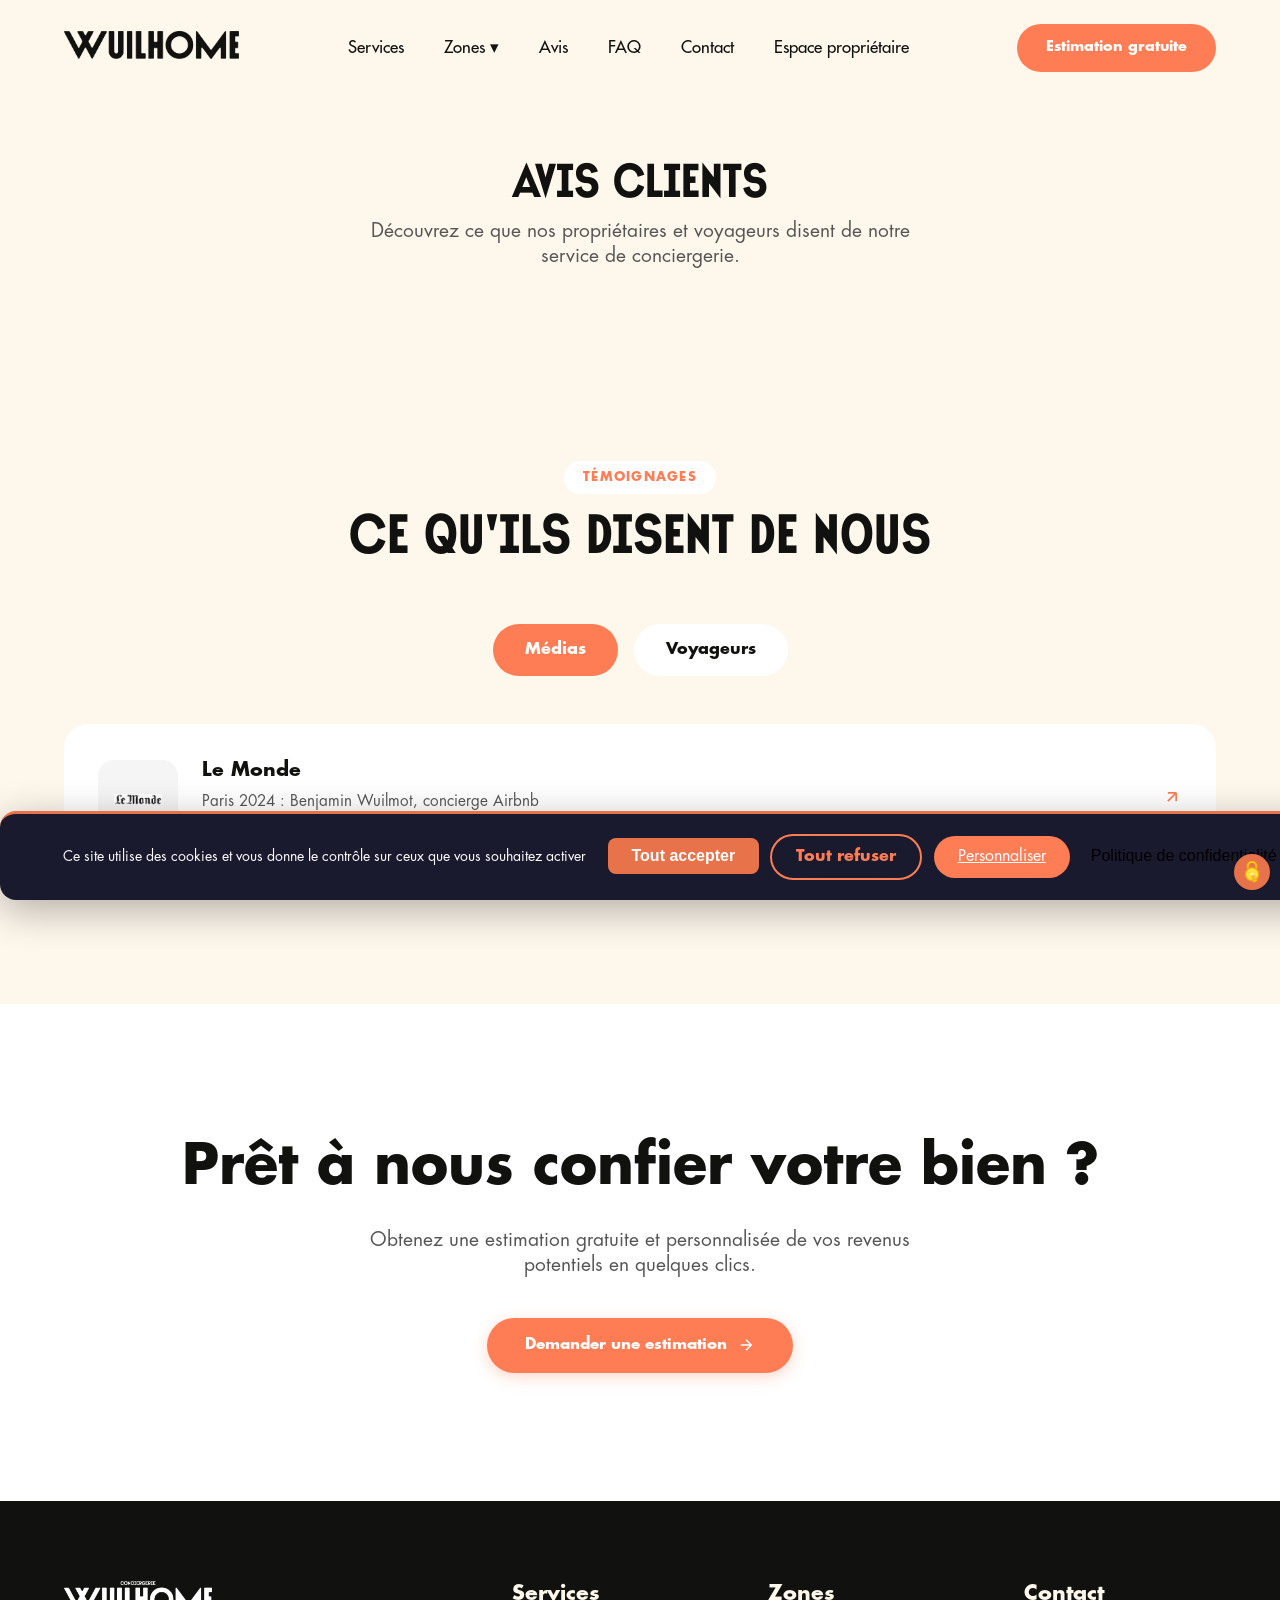
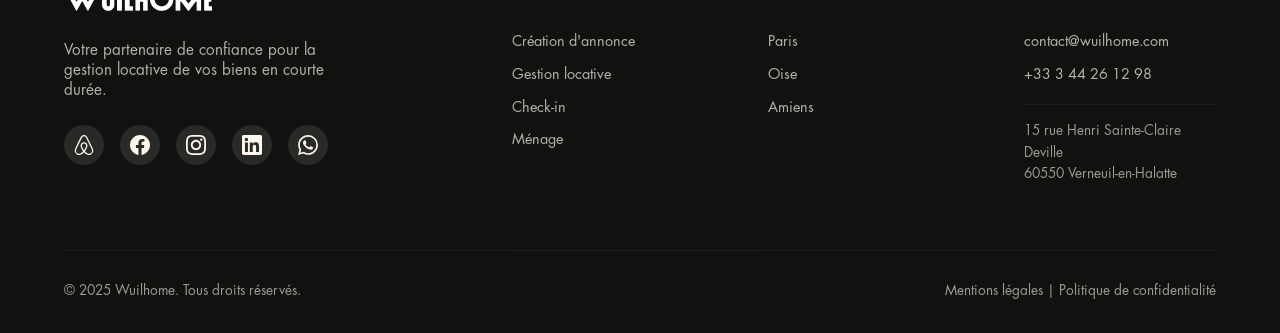
<file: avis/index.html>
<!DOCTYPE html>
<html lang="fr">
<head>
    <meta charset="UTF-8">
    <meta name="viewport" content="width=device-width, initial-scale=1.0">
    <meta name="description" content="Avis clients Wuilhome - Découvrez les témoignages de nos propriétaires et voyageurs satisfaits de notre service de conciergerie.">
    <meta name="keywords" content="avis, témoignages, conciergerie, location courte durée, Airbnb, gestion locative">
    <title>Avis Clients | Wuilhome Conciergerie</title>

    <!-- Favicon -->
    <link rel="icon" type="image/png" href="/favicon-96x96.png" sizes="96x96">
    <link rel="icon" type="image/svg+xml" href="/favicon.svg">
    <link rel="shortcut icon" href="/favicon.ico">
    <link rel="apple-touch-icon" sizes="180x180" href="/apple-touch-icon.png">
    <link rel="manifest" href="/site.webmanifest">
    <meta name="theme-color" content="#1E3A5F">

    <!-- Canonical -->
    <link rel="canonical" href="https://wuilhome.com/avis/">

    <!-- Open Graph -->
    <meta property="og:type" content="website">
    <meta property="og:url" content="https://wuilhome.com/avis/">
    <meta property="og:title" content="Avis Clients | Wuilhome">
    <meta property="og:description" content="Découvrez les témoignages de nos propriétaires et voyageurs satisfaits de notre service de conciergerie Airbnb.">
    <meta property="og:image" content="https://wuilhome.com/images/og-image.webp">
    <meta property="og:locale" content="fr_FR">
    <meta property="og:site_name" content="Wuilhome">

    <!-- Twitter Card -->
    <meta name="twitter:card" content="summary_large_image">
    <meta name="twitter:title" content="Avis Clients | Wuilhome">
    <meta name="twitter:description" content="Découvrez les témoignages de nos propriétaires et voyageurs satisfaits de notre service de conciergerie Airbnb.">
    <meta name="twitter:image" content="https://wuilhome.com/images/og-image.webp">

    <link rel="stylesheet" href="../css/fonts.css">
    <link rel="stylesheet" href="../css/style.css">

    <!-- Google Consent Mode v2 -->
    <script>
    window.dataLayer = window.dataLayer || [];
    function gtag(){dataLayer.push(arguments);}
    gtag('consent', 'default', {
        'analytics_storage': 'denied',
        'ad_storage': 'denied',
        'ad_user_data': 'denied',
        'ad_personalization': 'denied',
        'functionality_storage': 'granted',
        'personalization_storage': 'denied',
        'security_storage': 'granted',
        'wait_for_update': 500
    });
    </script>
    <script src="/js/tarteaucitron.min.js"></script>
    <script>
    tarteaucitron.init({"privacyUrl":"https://wuilhome.com/politique-confidentialite/","bodyPosition":"bottom","hashtag":"#tarteaucitron","cookieName":"tarteaucitron","orientation":"bottom","groupServices":false,"obligatoryTimer":20,"showAlertSmall":false,"cookieslist":false,"closePopup":false,"showIcon":true,"iconPosition":"BottomRight","adblocker":false,"DenyAllCta":true,"AcceptAllCta":true,"highPrivacy":true,"alwaysNeedConsent":false,"handleBrowserDNTRequest":false,"removeCredit":false,"moreInfoLink":true,"useExternalCss":false,"useExternalJs":false,"readmoreLink":"https://wuilhome.com/politique-confidentialite/","mandatory":false,"mandatoryCta":false,"googleConsentMode":true});
    tarteaucitron.services.gtmConsent={"key":"gtmConsent","type":"api","name":"Google Tag Manager","uri":"https://policies.google.com/privacy","needConsent":true,"cookies":["_ga","_gid","_gat","_gcl_au"],"js":function(){gtag("consent","update",{"analytics_storage":"granted","ad_storage":"granted","ad_user_data":"granted","ad_personalization":"granted"});},"fallback":function(){gtag("consent","update",{"analytics_storage":"denied","ad_storage":"denied","ad_user_data":"denied","ad_personalization":"denied"});}};
    (tarteaucitron.job=tarteaucitron.job||[]).push("gtmConsent");
    </script>

    <!-- Google Tag Manager -->
    <script>(function(w,d,s,l,i){w[l]=w[l]||[];w[l].push({'gtm.start':
    new Date().getTime(),event:'gtm.js'});var f=d.getElementsByTagName(s)[0],
    j=d.createElement(s),dl=l!='dataLayer'?'&l='+l:'';j.async=true;j.src=
    'https://www.googletagmanager.com/gtm.js?id='+i+dl;f.parentNode.insertBefore(j,f);
    })(window,document,'script','dataLayer','GTM-5LK2LZ65');</script>
    <!-- End Google Tag Manager -->

    <link rel="stylesheet" href="../css/tarteaucitron-custom.css">

    <!-- Schema Markup - Données structurées pour les avis -->
    <script type="application/ld+json">
    {
        "@context": "https://schema.org",
        "@type": "LocalBusiness",
        "name": "Wuilhome",
        "description": "Service de conciergerie Airbnb et gestion locative courte durée à Paris, dans l'Oise et à Amiens",
        "url": "https://wuilhome.com",
        "telephone": "+33344261298",
        "email": "contact@wuilhome.com",
        "address": {
            "@type": "PostalAddress",
            "streetAddress": "15 rue Henri Sainte-Claire Deville",
            "addressLocality": "Verneuil-en-Halatte",
            "postalCode": "60550",
            "addressCountry": "FR"
        },
        "aggregateRating": {
            "@type": "AggregateRating",
            "ratingValue": "5",
            "bestRating": "5",
            "worstRating": "1",
            "ratingCount": "6"
        },
        "review": [
            {
                "@type": "Review",
                "author": {
                    "@type": "Person",
                    "name": "Marie P."
                },
                "reviewRating": {
                    "@type": "Rating",
                    "ratingValue": "5",
                    "bestRating": "5"
                },
                "reviewBody": "Depuis que j'ai confié mon appartement à Wuilhome, mes revenus ont augmenté de 45% et je n'ai plus aucun stress."
            },
            {
                "@type": "Review",
                "author": {
                    "@type": "Person",
                    "name": "Jean D."
                },
                "reviewRating": {
                    "@type": "Rating",
                    "ratingValue": "5",
                    "bestRating": "5"
                },
                "reviewBody": "Un service clé en main qui me permet de gérer mes 3 appartements sans lever le petit doigt."
            },
            {
                "@type": "Review",
                "author": {
                    "@type": "Person",
                    "name": "Sophie L."
                },
                "reviewRating": {
                    "@type": "Rating",
                    "ratingValue": "5",
                    "bestRating": "5"
                },
                "reviewBody": "Enfin une conciergerie qui comprend les enjeux de la location courte durée !"
            },
            {
                "@type": "Review",
                "author": {
                    "@type": "Person",
                    "name": "Marie D."
                },
                "reviewRating": {
                    "@type": "Rating",
                    "ratingValue": "5",
                    "bestRating": "5"
                },
                "reviewBody": "Wuilhome a transformé mon appartement parisien en véritable source de revenus. Professionnel et réactif !"
            },
            {
                "@type": "Review",
                "author": {
                    "@type": "Person",
                    "name": "Pierre L."
                },
                "reviewRating": {
                    "@type": "Rating",
                    "ratingValue": "5",
                    "bestRating": "5"
                },
                "reviewBody": "Je vis à l'étranger et Wuilhome gère tout parfaitement. Je reçois mes revenus chaque mois sans aucun souci."
            },
            {
                "@type": "Review",
                "author": {
                    "@type": "Person",
                    "name": "Sophie M."
                },
                "reviewRating": {
                    "@type": "Rating",
                    "ratingValue": "5",
                    "bestRating": "5"
                },
                "reviewBody": "Excellent service, communication fluide et résultats au-delà de mes attentes. Je recommande vivement !"
            }
        ]
    }
    </script>
</head>
<body>
    <!-- Google Tag Manager (noscript) -->
    <noscript><iframe src="https://www.googletagmanager.com/ns.html?id=GTM-5LK2LZ65"
    height="0" width="0" style="display:none;visibility:hidden"></iframe></noscript>
    <!-- End Google Tag Manager (noscript) -->

    <!-- Navigation -->
    <nav id="navbar">
        <a href="../" class="logo">
            <img src="../images/logo.webp" alt="Wuilhome - Conciergerie Airbnb et Booking">
        </a>
        <button class="hamburger" id="hamburger" aria-label="Menu" aria-expanded="false">
            <span class="hamburger-line"></span>
            <span class="hamburger-line"></span>
            <span class="hamburger-line"></span>
        </button>
        <ul class="nav-links">
            <li><a href="../#services">Services</a></li>
            <li class="dropdown">
                <a href="#">Zones ▾</a>
                <ul class="dropdown-menu">
                    <li><a href="../zones/paris/">Paris</a></li>
                    <li><a href="../zones/oise/">Oise</a></li>
                    <li><a href="../zones/amiens/">Amiens</a></li>
                </ul>
            </li>
            <li><a href="../avis/">Avis</a></li>
            <li><a href="../faq/">FAQ</a></li>
            <li><a href="../contact/">Contact</a></li>
            <li><a href="https://client.passpass.io" target="_blank">Espace propriétaire</a></li>
        </ul>
        <a href="../contact/" class="nav-cta">Estimation gratuite</a>
    </nav>

    <!-- Page Header -->
    <section class="page-header">
        <h1>Avis Clients</h1>
        <p>Découvrez ce que nos propriétaires et voyageurs disent de notre service de conciergerie.</p>
    </section>

    <!-- Testimonials -->
    <section class="testimonials" id="avis">
        <div class="testimonials-container">
            <div class="section-header animate-on-scroll">
                <span class="section-tag">Témoignages</span>
                <h2>Ce qu'ils disent de nous</h2>
            </div>
            <div class="testimonials-tabs">
                <button class="tab-btn active" data-target="media">Médias</button>
                <button class="tab-btn" data-target="guests">Voyageurs</button>
                <!-- <button class="tab-btn" data-target="owners">Propriétaires</button> -->
            </div>
            <div id="media" class="testimonials-content active">
                <div class="media-grid">
                    <a href="https://www.lemonde.fr/societe/article/2024/07/29/paris-2024-benjamin-wuilmot-concierge-airbnb_6261113_3224.html" target="_blank" class="media-card">
                        <div class="media-logo">
                            <img src="../images/logo-lemonde.webp" alt="Le Monde">
                        </div>
                        <div class="media-content">
                            <h4>Le Monde</h4>
                            <p>Paris 2024 : Benjamin Wuilmot, concierge Airbnb</p>
                            <span class="media-date">29 juillet 2024</span>
                        </div>
                        <div class="media-arrow">
                            <svg width="20" height="20" viewBox="0 0 24 24" fill="none" stroke="currentColor" stroke-width="2"><path d="M7 17L17 7M17 7H7M17 7V17"/></svg>
                        </div>
                    </a>
                </div>
            </div>
            <div id="guests" class="testimonials-content">
                <div class="reviews-widget" id="guests-reviews">
                    <p class="reviews-loading">Chargement des avis...</p>
                </div>
            </div>
            <div id="owners" class="testimonials-content">
                <div class="testimonials-grid">
                    <div class="testimonial-card animate-on-scroll">
                        <p class="testimonial-text">Depuis que j'ai confié mon appartement à Wuilhome, mes revenus ont augmenté de 45% et je n'ai plus aucun stress.</p>
                        <div class="testimonial-author">
                            <div class="testimonial-avatar" style="background: linear-gradient(135deg, #1E3A5F, #2291D3);">MP</div>
                            <div class="testimonial-info">
                                <div class="name">Marie P.</div>
                                <div class="role">Propriétaire à Paris 11ème</div>
                                <div class="testimonial-rating">★★★★★</div>
                            </div>
                        </div>
                    </div>
                    <div class="testimonial-card animate-on-scroll">
                        <p class="testimonial-text">Un service clé en main qui me permet de gérer mes 3 appartements sans lever le petit doigt.</p>
                        <div class="testimonial-author">
                            <div class="testimonial-avatar" style="background: linear-gradient(135deg, #1E3A5F, #2291D3);">JD</div>
                            <div class="testimonial-info">
                                <div class="name">Jean D.</div>
                                <div class="role">Propriétaire à Compiègne</div>
                                <div class="testimonial-rating">★★★★★</div>
                            </div>
                        </div>
                    </div>
                    <div class="testimonial-card animate-on-scroll">
                        <p class="testimonial-text">Enfin une conciergerie qui comprend les enjeux de la location courte durée !</p>
                        <div class="testimonial-author">
                            <div class="testimonial-avatar" style="background: linear-gradient(135deg, #1E3A5F, #2291D3);">SL</div>
                            <div class="testimonial-info">
                                <div class="name">Sophie L.</div>
                                <div class="role">Propriétaire à Senlis</div>
                                <div class="testimonial-rating">★★★★★</div>
                            </div>
                        </div>
                    </div>
                    <div class="testimonial-card animate-on-scroll">
                        <p class="testimonial-text">Wuilhome a transformé mon appartement parisien en véritable source de revenus. Professionnel et réactif !</p>
                        <div class="testimonial-author">
                            <div class="testimonial-avatar" style="background: linear-gradient(135deg, #1E3A5F, #2291D3);">M</div>
                            <div class="testimonial-info">
                                <div class="name">Marie D.</div>
                                <div class="role">Propriétaire à Paris 11ème</div>
                                <div class="testimonial-rating">★★★★★</div>
                            </div>
                        </div>
                    </div>
                    <div class="testimonial-card animate-on-scroll">
                        <p class="testimonial-text">Je vis à l'étranger et Wuilhome gère tout parfaitement. Je reçois mes revenus chaque mois sans aucun souci.</p>
                        <div class="testimonial-author">
                            <div class="testimonial-avatar" style="background: linear-gradient(135deg, #1E3A5F, #2291D3);">P</div>
                            <div class="testimonial-info">
                                <div class="name">Pierre L.</div>
                                <div class="role">Propriétaire dans l'Oise</div>
                                <div class="testimonial-rating">★★★★★</div>
                            </div>
                        </div>
                    </div>
                    <div class="testimonial-card animate-on-scroll">
                        <p class="testimonial-text">Excellent service, communication fluide et résultats au-delà de mes attentes. Je recommande vivement !</p>
                        <div class="testimonial-author">
                            <div class="testimonial-avatar" style="background: linear-gradient(135deg, #1E3A5F, #2291D3);">S</div>
                            <div class="testimonial-info">
                                <div class="name">Sophie M.</div>
                                <div class="role">Propriétaire à Amiens</div>
                                <div class="testimonial-rating">★★★★★</div>
                            </div>
                        </div>
                    </div>
                </div>
            </div>
        </div>
    </section>

    <!-- CTA -->
    <section class="cta" id="contact">
        <div class="cta-container animate-on-scroll">
            <h2>Prêt à nous confier votre bien ?</h2>
            <p>Obtenez une estimation gratuite et personnalisée de vos revenus potentiels en quelques clics.</p>
            <a href="mailto:contact@wuilhome.com" class="btn-primary">
                Demander une estimation
                <svg width="18" height="18" viewBox="0 0 24 24" fill="none" stroke="currentColor" stroke-width="2"><path d="M5 12h14M12 5l7 7-7 7"/></svg>
            </a>
        </div>
    </section>

    <!-- Footer -->
    <footer>
        <div class="footer-content">
            <div class="footer-brand">
                <img src="../images/logo-footer.webp" alt="Logo Wuilhome - Gestion locative courte durée">
                <p>Votre partenaire de confiance pour la gestion locative de vos biens en courte durée.</p>
                <div class="footer-social">
                    <a href="https://www.airbnb.fr/users/show/209934555" target="_blank" rel="noopener noreferrer" aria-label="Airbnb">
                        <svg width="20" height="20" viewBox="0 0 64 64" fill="currentColor"><path d="M60.9 45.487l-.966-2.305-1.475-3.27-.062-.062a661.83 661.83 0 0 0-14.15-28.957l-.198-.384-1.524-3.073a18.4 18.4 0 0 0-2.305-3.52A10.35 10.35 0 0 0 32.027 0a10.76 10.76 0 0 0-8.203 3.84 22.1 22.1 0 0 0-2.305 3.52l-1.735 3.395c-4.956 9.615-9.74 19.342-14.163 28.957l-.062.124c-.384 1.053-.892 2.13-1.413 3.284-.322.702-.644 1.47-.966 2.305a14.4 14.4 0 0 0-.768 6.914 13.63 13.63 0 0 0 8.327 10.631 13.16 13.16 0 0 0 5.192 1.028 14.57 14.57 0 0 0 1.66-.124 16.93 16.93 0 0 0 6.406-2.18 32.44 32.44 0 0 0 7.943-6.666 33.62 33.62 0 0 0 7.943 6.666 16.92 16.92 0 0 0 6.406 2.18c.55.073 1.105.114 1.66.124 1.783.018 3.55-.332 5.192-1.028a13.63 13.63 0 0 0 8.327-10.631 12.11 12.11 0 0 0-.582-6.852zM32.026 48.82c-3.457-4.362-5.7-8.45-6.468-11.92-.314-1.277-.38-2.6-.198-3.903.127-.965.48-1.886 1.028-2.7a6.79 6.79 0 0 1 5.638-2.825c2.236-.086 4.362.974 5.638 2.813a6.17 6.17 0 0 1 1.028 2.69 10.3 10.3 0 0 1-.198 3.903c-.768 3.395-3 7.435-6.468 11.92zm25.562 3c-.5 3.337-2.7 6.166-5.836 7.435a9.7 9.7 0 0 1-4.857.706 12.6 12.6 0 0 1-4.87-1.66 29.91 29.91 0 0 1-7.298-6.195c4.225-5.192 6.8-9.913 7.757-14.163a16.11 16.11 0 0 0 .322-5.452c-.238-1.567-.832-3.06-1.735-4.362-2.062-2.942-5.453-4.666-9.045-4.597-3.572-.046-6.942 1.65-9.033 4.547-.903 1.303-1.497 2.794-1.735 4.362a13.31 13.31 0 0 0 .322 5.452c.966 4.225 3.593 9.033 7.757 14.225a28.79 28.79 0 0 1-7.298 6.195 12.6 12.6 0 0 1-4.882 1.71 10.26 10.26 0 0 1-4.87-.644C9.16 58.12 6.94 55.292 6.45 51.954a10.61 10.61 0 0 1 .582-4.956c.198-.644.508-1.24.83-2.044.446-1.028.966-2.12 1.475-3.2l.062-.124c4.424-9.54 9.157-19.28 14.1-28.772l.186-.458 1.536-2.95a14.05 14.05 0 0 1 1.846-2.838 6.73 6.73 0 0 1 10.247 0 13.87 13.87 0 0 1 1.747 2.813l1.536 2.95.186.384c4.87 9.553 9.628 19.28 14.04 28.834v.062c.508 1.028.966 2.18 1.475 3.2.322.768.644 1.413.83 2.044a10.81 10.81 0 0 1 .446 4.956z" fill-rule="evenodd"/></svg>
                    </a>
                    <a href="https://www.facebook.com/profile.php?id=61551430132736" target="_blank" rel="noopener noreferrer" aria-label="Facebook">
                        <svg width="20" height="20" viewBox="0 0 24 24" fill="currentColor"><path d="M24 12.073c0-6.627-5.373-12-12-12s-12 5.373-12 12c0 5.99 4.388 10.954 10.125 11.854v-8.385H7.078v-3.47h3.047V9.43c0-3.007 1.792-4.669 4.533-4.669 1.312 0 2.686.235 2.686.235v2.953H15.83c-1.491 0-1.956.925-1.956 1.874v2.25h3.328l-.532 3.47h-2.796v8.385C19.612 23.027 24 18.062 24 12.073z"/></svg>
                    </a>
                    <a href="https://www.instagram.com/wuilhome_conciergerie/" target="_blank" rel="noopener noreferrer" aria-label="Instagram">
                        <svg width="20" height="20" viewBox="0 0 24 24" fill="currentColor"><path d="M12 2.163c3.204 0 3.584.012 4.85.07 3.252.148 4.771 1.691 4.919 4.919.058 1.265.069 1.645.069 4.849 0 3.205-.012 3.584-.069 4.849-.149 3.225-1.664 4.771-4.919 4.919-1.266.058-1.644.07-4.85.07-3.204 0-3.584-.012-4.849-.07-3.26-.149-4.771-1.699-4.919-4.92-.058-1.265-.07-1.644-.07-4.849 0-3.204.013-3.583.07-4.849.149-3.227 1.664-4.771 4.919-4.919 1.266-.057 1.645-.069 4.849-.069zm0-2.163c-3.259 0-3.667.014-4.947.072-4.358.2-6.78 2.618-6.98 6.98-.059 1.281-.073 1.689-.073 4.948 0 3.259.014 3.668.072 4.948.2 4.358 2.618 6.78 6.98 6.98 1.281.058 1.689.072 4.948.072 3.259 0 3.668-.014 4.948-.072 4.354-.2 6.782-2.618 6.979-6.98.059-1.28.073-1.689.073-4.948 0-3.259-.014-3.667-.072-4.947-.196-4.354-2.617-6.78-6.979-6.98-1.281-.059-1.69-.073-4.949-.073zm0 5.838c-3.403 0-6.162 2.759-6.162 6.162s2.759 6.163 6.162 6.163 6.162-2.759 6.162-6.163c0-3.403-2.759-6.162-6.162-6.162zm0 10.162c-2.209 0-4-1.79-4-4 0-2.209 1.791-4 4-4s4 1.791 4 4c0 2.21-1.791 4-4 4zm6.406-11.845c-.796 0-1.441.645-1.441 1.44s.645 1.44 1.441 1.44c.795 0 1.439-.645 1.439-1.44s-.644-1.44-1.439-1.44z"/></svg>
                    </a>
                    <a href="https://www.linkedin.com/company/wuilhome/" target="_blank" rel="noopener noreferrer" aria-label="LinkedIn">
                        <svg width="20" height="20" viewBox="0 0 24 24" fill="currentColor"><path d="M20.447 20.452h-3.554v-5.569c0-1.328-.027-3.037-1.852-3.037-1.853 0-2.136 1.445-2.136 2.939v5.667H9.351V9h3.414v1.561h.046c.477-.9 1.637-1.85 3.37-1.85 3.601 0 4.267 2.37 4.267 5.455v6.286zM5.337 7.433c-1.144 0-2.063-.926-2.063-2.065 0-1.138.92-2.063 2.063-2.063 1.14 0 2.064.925 2.064 2.063 0 1.139-.925 2.065-2.064 2.065zm1.782 13.019H3.555V9h3.564v11.452zM22.225 0H1.771C.792 0 0 .774 0 1.729v20.542C0 23.227.792 24 1.771 24h20.451C23.2 24 24 23.227 24 22.271V1.729C24 .774 23.2 0 22.222 0h.003z"/></svg>
                    </a>
                    <a href="https://api.whatsapp.com/send?phone=%2B33766007020" target="_blank" rel="noopener noreferrer" aria-label="WhatsApp">
                        <svg width="20" height="20" viewBox="0 0 24 24" fill="currentColor"><path d="M17.472 14.382c-.297-.149-1.758-.867-2.03-.967-.273-.099-.471-.148-.67.15-.197.297-.767.966-.94 1.164-.173.199-.347.223-.644.075-.297-.15-1.255-.463-2.39-1.475-.883-.788-1.48-1.761-1.653-2.059-.173-.297-.018-.458.13-.606.134-.133.298-.347.446-.52.149-.174.198-.298.298-.497.099-.198.05-.371-.025-.52-.075-.149-.669-1.612-.916-2.207-.242-.579-.487-.5-.669-.51-.173-.008-.371-.01-.57-.01-.198 0-.52.074-.792.372-.272.297-1.04 1.016-1.04 2.479 0 1.462 1.065 2.875 1.213 3.074.149.198 2.096 3.2 5.077 4.487.709.306 1.262.489 1.694.625.712.227 1.36.195 1.871.118.571-.085 1.758-.719 2.006-1.413.248-.694.248-1.289.173-1.413-.074-.124-.272-.198-.57-.347m-5.421 7.403h-.004a9.87 9.87 0 01-5.031-1.378l-.361-.214-3.741.982.998-3.648-.235-.374a9.86 9.86 0 01-1.51-5.26c.001-5.45 4.436-9.884 9.888-9.884 2.64 0 5.122 1.03 6.988 2.898a9.825 9.825 0 012.893 6.994c-.003 5.45-4.437 9.884-9.885 9.884m8.413-18.297A11.815 11.815 0 0012.05 0C5.495 0 .16 5.335.157 11.892c0 2.096.547 4.142 1.588 5.945L.057 24l6.305-1.654a11.882 11.882 0 005.683 1.448h.005c6.554 0 11.89-5.335 11.893-11.893a11.821 11.821 0 00-3.48-8.413z"/></svg>
                    </a>
                </div>
            </div>
            <div class="footer-links">
                <h4>Services</h4>
                <ul>
                    <li><a href="../#services">Création d'annonce</a></li>
                    <li><a href="../#services">Gestion locative</a></li>
                    <li><a href="../#services">Check-in</a></li>
                    <li><a href="../#services">Ménage</a></li>
                </ul>
            </div>
            <div class="footer-links">
                <h4>Zones</h4>
                <ul>
                    <li><a href="../zones/paris/">Paris</a></li>
                    <li><a href="../zones/oise/">Oise</a></li>
                    <li><a href="../zones/amiens/">Amiens</a></li>
                </ul>
            </div>
            <div class="footer-links">
                <h4>Contact</h4>
                <ul>
                    <li><a href="mailto:contact@wuilhome.com">contact@wuilhome.com</a></li>
                    <li><a href="tel:+33344261298">+33 3 44 26 12 98</a></li>
                </ul>
                <p class="footer-address">15 rue Henri Sainte-Claire Deville<br>60550 Verneuil-en-Halatte</p>
            </div>
        </div>
        <div class="footer-bottom">
            <span>&copy; 2025 Wuilhome. Tous droits réservés.</span>
            <span><a href="../mentions-legales/">Mentions légales</a> | <a href="../politique-confidentialite/">Politique de confidentialité</a></span>
        </div>
    </footer>

    <script src="../js/main.js"></script>

    <!-- Reviews Widget - Channex -->
    <script src="../js/reviews.js"></script>
</body>
</html>
</file>
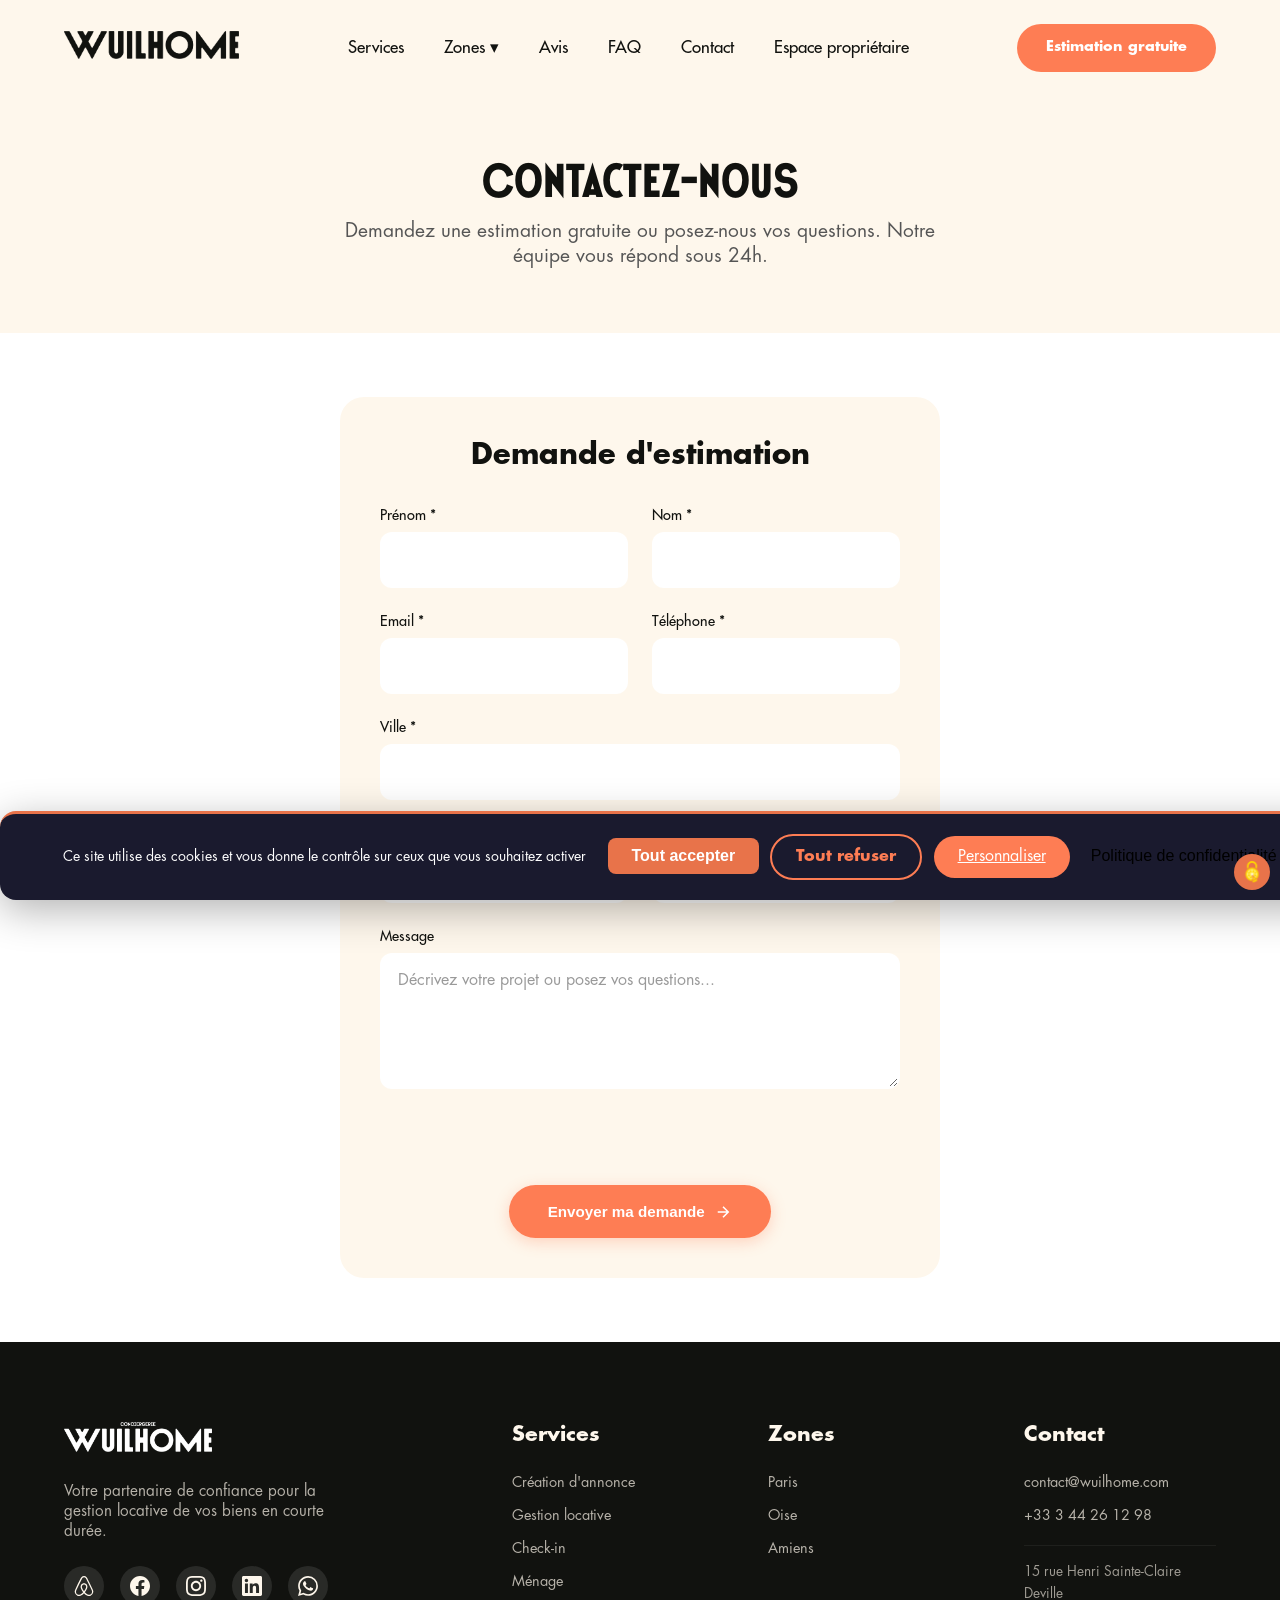
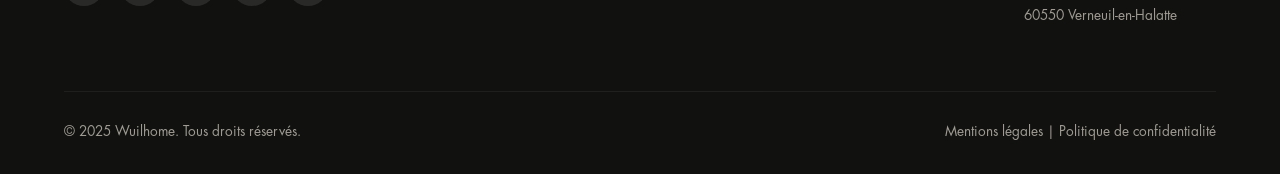
<file: contact/index.html>
<!DOCTYPE html>
<html lang="fr">
<head>
    <meta charset="UTF-8">
    <meta name="viewport" content="width=device-width, initial-scale=1.0">
    <meta name="description" content="Contactez Wuilhome - Demandez une estimation gratuite pour la gestion de votre bien en location courte durée.">
    <meta name="keywords" content="contact, estimation, conciergerie, location courte durée, Airbnb, gestion locative">
    <title>Contact - Estimation Gratuite | Wuilhome Conciergerie</title>

    <!-- Favicon -->
    <link rel="icon" type="image/png" href="/favicon-96x96.png" sizes="96x96">
    <link rel="icon" type="image/svg+xml" href="/favicon.svg">
    <link rel="shortcut icon" href="/favicon.ico">
    <link rel="apple-touch-icon" sizes="180x180" href="/apple-touch-icon.png">
    <link rel="manifest" href="/site.webmanifest">
    <meta name="theme-color" content="#1E3A5F">

    <!-- Canonical -->
    <link rel="canonical" href="https://wuilhome.com/contact/">

    <!-- Open Graph -->
    <meta property="og:type" content="website">
    <meta property="og:url" content="https://wuilhome.com/contact/">
    <meta property="og:title" content="Contact - Estimation Gratuite | Wuilhome">
    <meta property="og:description" content="Demandez une estimation gratuite pour la gestion de votre bien en location courte durée. Notre équipe vous répond sous 24h.">
    <meta property="og:image" content="https://wuilhome.com/images/og-image.webp">
    <meta property="og:locale" content="fr_FR">
    <meta property="og:site_name" content="Wuilhome">

    <!-- Twitter Card -->
    <meta name="twitter:card" content="summary_large_image">
    <meta name="twitter:title" content="Contact - Estimation Gratuite | Wuilhome">
    <meta name="twitter:description" content="Demandez une estimation gratuite pour la gestion de votre bien en location courte durée.">
    <meta name="twitter:image" content="https://wuilhome.com/images/og-image.webp">

    <link rel="stylesheet" href="../css/fonts.css">
    <link rel="stylesheet" href="../css/style.css">

    <!-- Google Consent Mode v2 -->
    <script>
    window.dataLayer = window.dataLayer || [];
    function gtag(){dataLayer.push(arguments);}
    gtag('consent', 'default', {
        'analytics_storage': 'denied',
        'ad_storage': 'denied',
        'ad_user_data': 'denied',
        'ad_personalization': 'denied',
        'functionality_storage': 'granted',
        'personalization_storage': 'denied',
        'security_storage': 'granted',
        'wait_for_update': 500
    });
    </script>
    <script src="/js/tarteaucitron.min.js"></script>
    <script>
    tarteaucitron.init({"privacyUrl":"https://wuilhome.com/politique-confidentialite/","bodyPosition":"bottom","hashtag":"#tarteaucitron","cookieName":"tarteaucitron","orientation":"bottom","groupServices":false,"obligatoryTimer":20,"showAlertSmall":false,"cookieslist":false,"closePopup":false,"showIcon":true,"iconPosition":"BottomRight","adblocker":false,"DenyAllCta":true,"AcceptAllCta":true,"highPrivacy":true,"alwaysNeedConsent":false,"handleBrowserDNTRequest":false,"removeCredit":false,"moreInfoLink":true,"useExternalCss":false,"useExternalJs":false,"readmoreLink":"https://wuilhome.com/politique-confidentialite/","mandatory":false,"mandatoryCta":false,"googleConsentMode":true});
    tarteaucitron.services.gtmConsent={"key":"gtmConsent","type":"api","name":"Google Tag Manager","uri":"https://policies.google.com/privacy","needConsent":true,"cookies":["_ga","_gid","_gat","_gcl_au"],"js":function(){gtag("consent","update",{"analytics_storage":"granted","ad_storage":"granted","ad_user_data":"granted","ad_personalization":"granted"});},"fallback":function(){gtag("consent","update",{"analytics_storage":"denied","ad_storage":"denied","ad_user_data":"denied","ad_personalization":"denied"});}};
    (tarteaucitron.job=tarteaucitron.job||[]).push("gtmConsent");
    </script>

    <!-- Google Tag Manager -->
    <script>(function(w,d,s,l,i){w[l]=w[l]||[];w[l].push({'gtm.start':
    new Date().getTime(),event:'gtm.js'});var f=d.getElementsByTagName(s)[0],
    j=d.createElement(s),dl=l!='dataLayer'?'&l='+l:'';j.async=true;j.src=
    'https://www.googletagmanager.com/gtm.js?id='+i+dl;f.parentNode.insertBefore(j,f);
    })(window,document,'script','dataLayer','GTM-5LK2LZ65');</script>
    <!-- End Google Tag Manager -->

    <link rel="stylesheet" href="../css/tarteaucitron-custom.css">
</head>
<body>
    <!-- Google Tag Manager (noscript) -->
    <noscript><iframe src="https://www.googletagmanager.com/ns.html?id=GTM-5LK2LZ65"
    height="0" width="0" style="display:none;visibility:hidden"></iframe></noscript>
    <!-- End Google Tag Manager (noscript) -->

    <!-- Navigation -->
    <nav id="navbar">
        <a href="../" class="logo">
            <img src="../images/logo.webp" alt="Wuilhome - Conciergerie Airbnb et Booking">
        </a>
        <button class="hamburger" id="hamburger" aria-label="Menu" aria-expanded="false">
            <span class="hamburger-line"></span>
            <span class="hamburger-line"></span>
            <span class="hamburger-line"></span>
        </button>
        <ul class="nav-links">
            <li><a href="../#services">Services</a></li>
            <li class="dropdown">
                <a href="#">Zones ▾</a>
                <ul class="dropdown-menu">
                    <li><a href="../zones/paris/">Paris</a></li>
                    <li><a href="../zones/oise/">Oise</a></li>
                    <li><a href="../zones/amiens/">Amiens</a></li>
                </ul>
            </li>
            <li><a href="../avis/">Avis</a></li>
            <li><a href="../faq/">FAQ</a></li>
            <li><a href="../contact/">Contact</a></li>
            <li><a href="https://client.passpass.io" target="_blank">Espace propriétaire</a></li>
        </ul>
        <a href="../contact/" class="nav-cta">Estimation gratuite</a>
    </nav>

    <!-- Page Header -->
    <section class="page-header">
        <h1>Contactez-nous</h1>
        <p>Demandez une estimation gratuite ou posez-nous vos questions. Notre équipe vous répond sous 24h.</p>
    </section>

    <!-- Contact Section -->
    <section class="contact-section">
        <div class="contact-container">
                        <div class="contact-form-wrapper">
                <h2>Demande d'estimation</h2>
                <div id="form-message" class="form-message" style="display: none;"></div>
                <form class="contact-form" id="contact-form" action="https://formsubmit.co/contact@wuilhome.com" method="POST">
                    <!-- Configuration FormSubmit -->
                    <input type="hidden" name="_subject" value="Nouvelle demande d'estimation - Wuilhome">
                    <input type="hidden" name="_captcha" value="false">
                    <input type="hidden" name="_template" value="table">
                    <input type="text" name="_honey" style="display:none">
                    <div class="form-row">
                        <div class="form-group">
                            <label for="prenom">Prénom *</label>
                            <input type="text" id="prenom" name="prenom" required>
                            <span class="field-error" id="prenom-error">Veuillez entrer votre prénom</span>
                        </div>
                        <div class="form-group">
                            <label for="nom">Nom *</label>
                            <input type="text" id="nom" name="nom" required>
                            <span class="field-error" id="nom-error">Veuillez entrer votre nom</span>
                        </div>
                    </div>
                    <div class="form-row">
                        <div class="form-group">
                            <label for="email">Email *</label>
                            <input type="email" id="email" name="email" required>
                            <span class="field-error" id="email-error">Veuillez entrer un email valide</span>
                        </div>
                        <div class="form-group">
                            <label for="telephone">Téléphone *</label>
                            <input type="tel" id="telephone" name="telephone" required pattern="^[\d\s\+\-\.()]{10,}$">
                            <span class="field-error" id="telephone-error">Veuillez entrer un numéro valide (min. 10 chiffres)</span>
                        </div>
                    </div>
                    <div class="form-group">
                        <label for="ville">Ville *</label>
                        <input type="text" id="ville" name="ville" required>
                        <span class="field-error" id="ville-error">Veuillez entrer votre ville</span>
                    </div>
                    <div class="form-row">
                        <div class="form-group">
                            <label for="statut">Statut du logement *</label>
                            <select id="statut" name="statut" required>
                                <option value="">Sélectionnez un statut</option>
                                <option value="residence-principale">Résidence principale</option>
                                <option value="residence-secondaire">Résidence secondaire</option>
                                <option value="investissement">Investissement</option>
                            </select>
                            <span class="field-error" id="statut-error">Veuillez sélectionner un statut</span>
                        </div>
                        <div class="form-group">
                            <label for="type">Type de logement *</label>
                            <select id="type" name="type" required>
                                <option value="">Sélectionnez un type</option>
                                <option value="studio">Studio</option>
                                <option value="t1">T1</option>
                                <option value="t2">T2</option>
                                <option value="t3">T3</option>
                                <option value="t4">T4</option>
                                <option value="maison">Maison</option>
                                <option value="autre">Autre</option>
                            </select>
                            <span class="field-error" id="type-error">Veuillez sélectionner un type</span>
                        </div>
                    </div>
                    <div class="form-group">
                        <label for="message">Message</label>
                        <textarea id="message" name="message" rows="5" placeholder="Décrivez votre projet ou posez vos questions..."></textarea>
                    </div>
                    <div class="form-group captcha-group">
                        <div class="h-captcha" data-sitekey="51582f48-429c-4fc6-ab32-bde68b4a42ee"></div>
                        <span class="field-error" id="captcha-error">Veuillez compléter le CAPTCHA</span>
                    </div>
                    <button type="submit" class="btn-primary" id="submit-btn">
                        <span class="btn-text">Envoyer ma demande</span>
                        <span class="btn-loading" style="display: none;">Envoi en cours...</span>
                        <svg width="18" height="18" viewBox="0 0 24 24" fill="none" stroke="currentColor" stroke-width="2"><path d="M5 12h14M12 5l7 7-7 7"/></svg>
                    </button>
                </form>
            </div>
        </div>
    </section>

    <!-- Footer -->
    <footer>
        <div class="footer-content">
            <div class="footer-brand">
                <img src="../images/logo-footer.webp" alt="Logo Wuilhome - Gestion locative courte durée">
                <p>Votre partenaire de confiance pour la gestion locative de vos biens en courte durée.</p>
                <div class="footer-social">
                    <a href="https://www.airbnb.fr/users/show/209934555" target="_blank" rel="noopener noreferrer" aria-label="Airbnb">
                        <svg width="20" height="20" viewBox="0 0 64 64" fill="currentColor"><path d="M60.9 45.487l-.966-2.305-1.475-3.27-.062-.062a661.83 661.83 0 0 0-14.15-28.957l-.198-.384-1.524-3.073a18.4 18.4 0 0 0-2.305-3.52A10.35 10.35 0 0 0 32.027 0a10.76 10.76 0 0 0-8.203 3.84 22.1 22.1 0 0 0-2.305 3.52l-1.735 3.395c-4.956 9.615-9.74 19.342-14.163 28.957l-.062.124c-.384 1.053-.892 2.13-1.413 3.284-.322.702-.644 1.47-.966 2.305a14.4 14.4 0 0 0-.768 6.914 13.63 13.63 0 0 0 8.327 10.631 13.16 13.16 0 0 0 5.192 1.028 14.57 14.57 0 0 0 1.66-.124 16.93 16.93 0 0 0 6.406-2.18 32.44 32.44 0 0 0 7.943-6.666 33.62 33.62 0 0 0 7.943 6.666 16.92 16.92 0 0 0 6.406 2.18c.55.073 1.105.114 1.66.124 1.783.018 3.55-.332 5.192-1.028a13.63 13.63 0 0 0 8.327-10.631 12.11 12.11 0 0 0-.582-6.852zM32.026 48.82c-3.457-4.362-5.7-8.45-6.468-11.92-.314-1.277-.38-2.6-.198-3.903.127-.965.48-1.886 1.028-2.7a6.79 6.79 0 0 1 5.638-2.825c2.236-.086 4.362.974 5.638 2.813a6.17 6.17 0 0 1 1.028 2.69 10.3 10.3 0 0 1-.198 3.903c-.768 3.395-3 7.435-6.468 11.92zm25.562 3c-.5 3.337-2.7 6.166-5.836 7.435a9.7 9.7 0 0 1-4.857.706 12.6 12.6 0 0 1-4.87-1.66 29.91 29.91 0 0 1-7.298-6.195c4.225-5.192 6.8-9.913 7.757-14.163a16.11 16.11 0 0 0 .322-5.452c-.238-1.567-.832-3.06-1.735-4.362-2.062-2.942-5.453-4.666-9.045-4.597-3.572-.046-6.942 1.65-9.033 4.547-.903 1.303-1.497 2.794-1.735 4.362a13.31 13.31 0 0 0 .322 5.452c.966 4.225 3.593 9.033 7.757 14.225a28.79 28.79 0 0 1-7.298 6.195 12.6 12.6 0 0 1-4.882 1.71 10.26 10.26 0 0 1-4.87-.644C9.16 58.12 6.94 55.292 6.45 51.954a10.61 10.61 0 0 1 .582-4.956c.198-.644.508-1.24.83-2.044.446-1.028.966-2.12 1.475-3.2l.062-.124c4.424-9.54 9.157-19.28 14.1-28.772l.186-.458 1.536-2.95a14.05 14.05 0 0 1 1.846-2.838 6.73 6.73 0 0 1 10.247 0 13.87 13.87 0 0 1 1.747 2.813l1.536 2.95.186.384c4.87 9.553 9.628 19.28 14.04 28.834v.062c.508 1.028.966 2.18 1.475 3.2.322.768.644 1.413.83 2.044a10.81 10.81 0 0 1 .446 4.956z" fill-rule="evenodd"/></svg>
                    </a>
                    <a href="https://www.facebook.com/profile.php?id=61551430132736" target="_blank" rel="noopener noreferrer" aria-label="Facebook">
                        <svg width="20" height="20" viewBox="0 0 24 24" fill="currentColor"><path d="M24 12.073c0-6.627-5.373-12-12-12s-12 5.373-12 12c0 5.99 4.388 10.954 10.125 11.854v-8.385H7.078v-3.47h3.047V9.43c0-3.007 1.792-4.669 4.533-4.669 1.312 0 2.686.235 2.686.235v2.953H15.83c-1.491 0-1.956.925-1.956 1.874v2.25h3.328l-.532 3.47h-2.796v8.385C19.612 23.027 24 18.062 24 12.073z"/></svg>
                    </a>
                    <a href="https://www.instagram.com/wuilhome_conciergerie/" target="_blank" rel="noopener noreferrer" aria-label="Instagram">
                        <svg width="20" height="20" viewBox="0 0 24 24" fill="currentColor"><path d="M12 2.163c3.204 0 3.584.012 4.85.07 3.252.148 4.771 1.691 4.919 4.919.058 1.265.069 1.645.069 4.849 0 3.205-.012 3.584-.069 4.849-.149 3.225-1.664 4.771-4.919 4.919-1.266.058-1.644.07-4.85.07-3.204 0-3.584-.012-4.849-.07-3.26-.149-4.771-1.699-4.919-4.92-.058-1.265-.07-1.644-.07-4.849 0-3.204.013-3.583.07-4.849.149-3.227 1.664-4.771 4.919-4.919 1.266-.057 1.645-.069 4.849-.069zm0-2.163c-3.259 0-3.667.014-4.947.072-4.358.2-6.78 2.618-6.98 6.98-.059 1.281-.073 1.689-.073 4.948 0 3.259.014 3.668.072 4.948.2 4.358 2.618 6.78 6.98 6.98 1.281.058 1.689.072 4.948.072 3.259 0 3.668-.014 4.948-.072 4.354-.2 6.782-2.618 6.979-6.98.059-1.28.073-1.689.073-4.948 0-3.259-.014-3.667-.072-4.947-.196-4.354-2.617-6.78-6.979-6.98-1.281-.059-1.69-.073-4.949-.073zm0 5.838c-3.403 0-6.162 2.759-6.162 6.162s2.759 6.163 6.162 6.163 6.162-2.759 6.162-6.163c0-3.403-2.759-6.162-6.162-6.162zm0 10.162c-2.209 0-4-1.79-4-4 0-2.209 1.791-4 4-4s4 1.791 4 4c0 2.21-1.791 4-4 4zm6.406-11.845c-.796 0-1.441.645-1.441 1.44s.645 1.44 1.441 1.44c.795 0 1.439-.645 1.439-1.44s-.644-1.44-1.439-1.44z"/></svg>
                    </a>
                    <a href="https://www.linkedin.com/company/wuilhome/" target="_blank" rel="noopener noreferrer" aria-label="LinkedIn">
                        <svg width="20" height="20" viewBox="0 0 24 24" fill="currentColor"><path d="M20.447 20.452h-3.554v-5.569c0-1.328-.027-3.037-1.852-3.037-1.853 0-2.136 1.445-2.136 2.939v5.667H9.351V9h3.414v1.561h.046c.477-.9 1.637-1.85 3.37-1.85 3.601 0 4.267 2.37 4.267 5.455v6.286zM5.337 7.433c-1.144 0-2.063-.926-2.063-2.065 0-1.138.92-2.063 2.063-2.063 1.14 0 2.064.925 2.064 2.063 0 1.139-.925 2.065-2.064 2.065zm1.782 13.019H3.555V9h3.564v11.452zM22.225 0H1.771C.792 0 0 .774 0 1.729v20.542C0 23.227.792 24 1.771 24h20.451C23.2 24 24 23.227 24 22.271V1.729C24 .774 23.2 0 22.222 0h.003z"/></svg>
                    </a>
                    <a href="https://api.whatsapp.com/send?phone=%2B33766007020" target="_blank" rel="noopener noreferrer" aria-label="WhatsApp">
                        <svg width="20" height="20" viewBox="0 0 24 24" fill="currentColor"><path d="M17.472 14.382c-.297-.149-1.758-.867-2.03-.967-.273-.099-.471-.148-.67.15-.197.297-.767.966-.94 1.164-.173.199-.347.223-.644.075-.297-.15-1.255-.463-2.39-1.475-.883-.788-1.48-1.761-1.653-2.059-.173-.297-.018-.458.13-.606.134-.133.298-.347.446-.52.149-.174.198-.298.298-.497.099-.198.05-.371-.025-.52-.075-.149-.669-1.612-.916-2.207-.242-.579-.487-.5-.669-.51-.173-.008-.371-.01-.57-.01-.198 0-.52.074-.792.372-.272.297-1.04 1.016-1.04 2.479 0 1.462 1.065 2.875 1.213 3.074.149.198 2.096 3.2 5.077 4.487.709.306 1.262.489 1.694.625.712.227 1.36.195 1.871.118.571-.085 1.758-.719 2.006-1.413.248-.694.248-1.289.173-1.413-.074-.124-.272-.198-.57-.347m-5.421 7.403h-.004a9.87 9.87 0 01-5.031-1.378l-.361-.214-3.741.982.998-3.648-.235-.374a9.86 9.86 0 01-1.51-5.26c.001-5.45 4.436-9.884 9.888-9.884 2.64 0 5.122 1.03 6.988 2.898a9.825 9.825 0 012.893 6.994c-.003 5.45-4.437 9.884-9.885 9.884m8.413-18.297A11.815 11.815 0 0012.05 0C5.495 0 .16 5.335.157 11.892c0 2.096.547 4.142 1.588 5.945L.057 24l6.305-1.654a11.882 11.882 0 005.683 1.448h.005c6.554 0 11.89-5.335 11.893-11.893a11.821 11.821 0 00-3.48-8.413z"/></svg>
                    </a>
                </div>
            </div>
            <div class="footer-links">
                <h4>Services</h4>
                <ul>
                    <li><a href="../#services">Création d'annonce</a></li>
                    <li><a href="../#services">Gestion locative</a></li>
                    <li><a href="../#services">Check-in</a></li>
                    <li><a href="../#services">Ménage</a></li>
                </ul>
            </div>
            <div class="footer-links">
                <h4>Zones</h4>
                <ul>
                    <li><a href="../zones/paris/">Paris</a></li>
                    <li><a href="../zones/oise/">Oise</a></li>
                    <li><a href="../zones/amiens/">Amiens</a></li>
                </ul>
            </div>
            <div class="footer-links">
                <h4>Contact</h4>
                <ul>
                    <li><a href="mailto:contact@wuilhome.com">contact@wuilhome.com</a></li>
                    <li><a href="tel:+33344261298">+33 3 44 26 12 98</a></li>
                </ul>
                <p class="footer-address">15 rue Henri Sainte-Claire Deville<br>60550 Verneuil-en-Halatte</p>
            </div>
        </div>
        <div class="footer-bottom">
            <span>&copy; 2025 Wuilhome. Tous droits réservés.</span>
            <span><a href="../mentions-legales/">Mentions légales</a> | <a href="../politique-confidentialite/">Politique de confidentialité</a></span>
        </div>
    </footer>

    <script src="../js/main.js"></script>

    <!-- hCaptcha -->
    <script src="https://js.hcaptcha.com/1/api.js" async defer></script>

    <script>
        // Validation en temps réel
        const validationRules = {
            prenom: { required: true, minLength: 2 },
            nom: { required: true, minLength: 2 },
            email: { required: true, pattern: /^[^\s@]+@[^\s@]+\.[^\s@]+$/ },
            telephone: { required: true, pattern: /^[\d\s\+\-\.()]{10,}$/ },
            ville: { required: true, minLength: 2 },
            statut: { required: true },
            type: { required: true }
        };

        function validateField(field) {
            const rules = validationRules[field.id];
            if (!rules) return true;

            const value = field.value.trim();
            const errorEl = document.getElementById(field.id + '-error');
            let isValid = true;

            if (rules.required && !value) {
                isValid = false;
            } else if (rules.minLength && value.length < rules.minLength) {
                isValid = false;
            } else if (rules.pattern && !rules.pattern.test(value)) {
                isValid = false;
            }

            // Mise à jour des classes visuelles
            field.classList.remove('valid', 'invalid');
            if (value) {
                field.classList.add(isValid ? 'valid' : 'invalid');
            }
            if (errorEl) {
                errorEl.classList.toggle('visible', !isValid && value);
            }

            return isValid;
        }

        // Attacher la validation aux champs
        document.querySelectorAll('#contact-form input, #contact-form select').forEach(field => {
            if (validationRules[field.id]) {
                field.addEventListener('blur', () => validateField(field));
                field.addEventListener('input', () => {
                    if (field.classList.contains('invalid')) {
                        validateField(field);
                    }
                });
            }
        });

        // Gestion du formulaire de contact avec AJAX
        document.getElementById('contact-form').addEventListener('submit', function(e) {
            e.preventDefault();

            const form = this;
            const submitBtn = document.getElementById('submit-btn');
            const btnText = submitBtn.querySelector('.btn-text');
            const btnLoading = submitBtn.querySelector('.btn-loading');
            const formMessage = document.getElementById('form-message');

            // Valider tous les champs avant soumission
            let allValid = true;
            document.querySelectorAll('#contact-form input, #contact-form select').forEach(field => {
                if (validationRules[field.id] && !validateField(field)) {
                    allValid = false;
                }
            });

            // Valider le CAPTCHA
            const captchaResponse = hcaptcha.getResponse();
            const captchaError = document.getElementById('captcha-error');
            if (!captchaResponse) {
                allValid = false;
                if (captchaError) captchaError.classList.add('visible');
            } else {
                if (captchaError) captchaError.classList.remove('visible');
            }

            if (!allValid) {
                const firstInvalid = form.querySelector('.invalid');
                if (firstInvalid) firstInvalid.focus();
                return;
            }

            // Afficher l'état de chargement
            btnText.style.display = 'none';
            btnLoading.style.display = 'inline';
            submitBtn.disabled = true;

            // Envoyer via Fetch API
            fetch(form.action, {
                method: 'POST',
                body: new FormData(form),
                headers: {
                    'Accept': 'application/json'
                }
            })
            .then(response => {
                if (response.ok) {
                    // Succès
                    formMessage.className = 'form-message success';
                    formMessage.innerHTML = '<strong>Merci !</strong> Votre demande a bien été envoyée. Nous vous répondrons sous 24h.';
                    formMessage.style.display = 'block';
                    form.reset();
                    // Reset validation classes et CAPTCHA
                    form.querySelectorAll('.valid, .invalid').forEach(el => el.classList.remove('valid', 'invalid'));
                    hcaptcha.reset();
                } else {
                    throw new Error('Erreur serveur');
                }
            })
            .catch(error => {
                // Erreur
                formMessage.className = 'form-message error';
                formMessage.innerHTML = '<strong>Oups !</strong> Une erreur est survenue. Veuillez réessayer ou nous contacter directement par email.';
                formMessage.style.display = 'block';
            })
            .finally(() => {
                // Restaurer le bouton
                btnText.style.display = 'inline';
                btnLoading.style.display = 'none';
                submitBtn.disabled = false;

                // Scroll vers le message
                formMessage.scrollIntoView({ behavior: 'smooth', block: 'nearest' });
            });
        });
    </script>
</body>
</html>
</file>
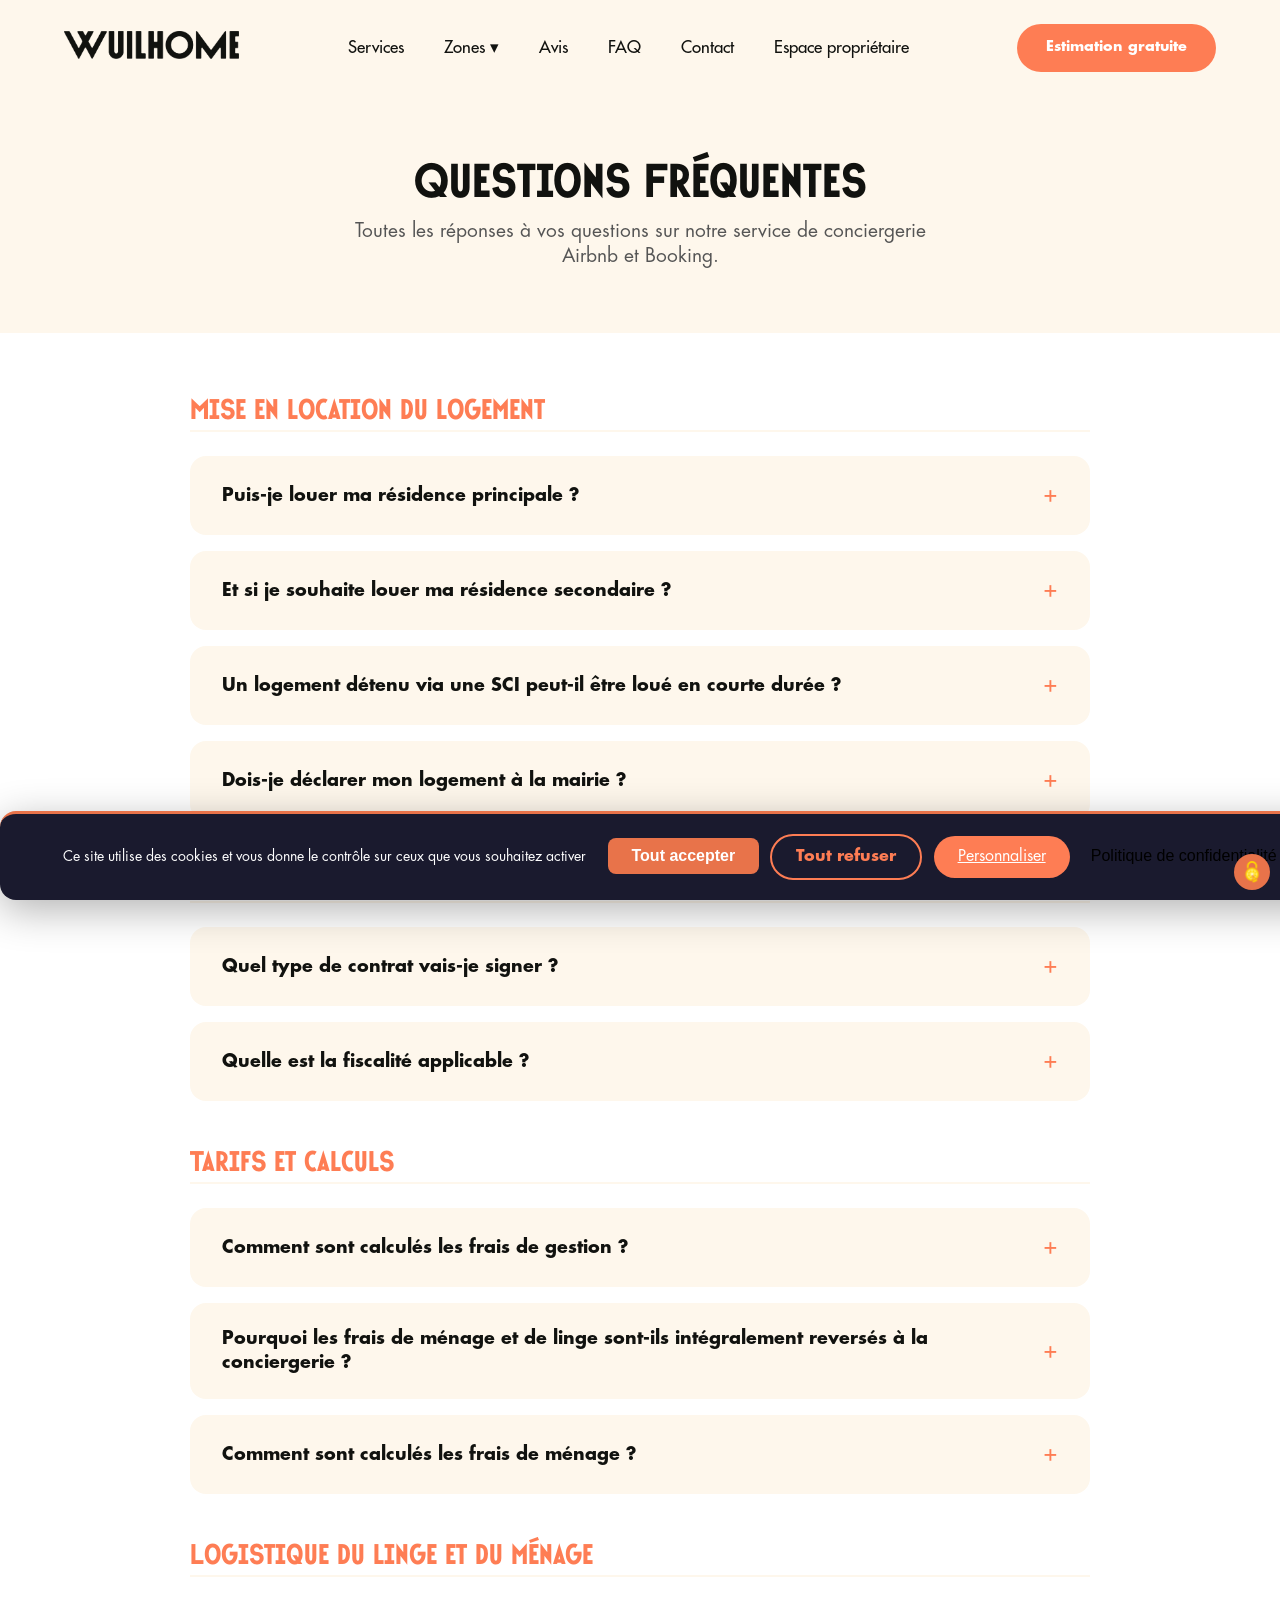
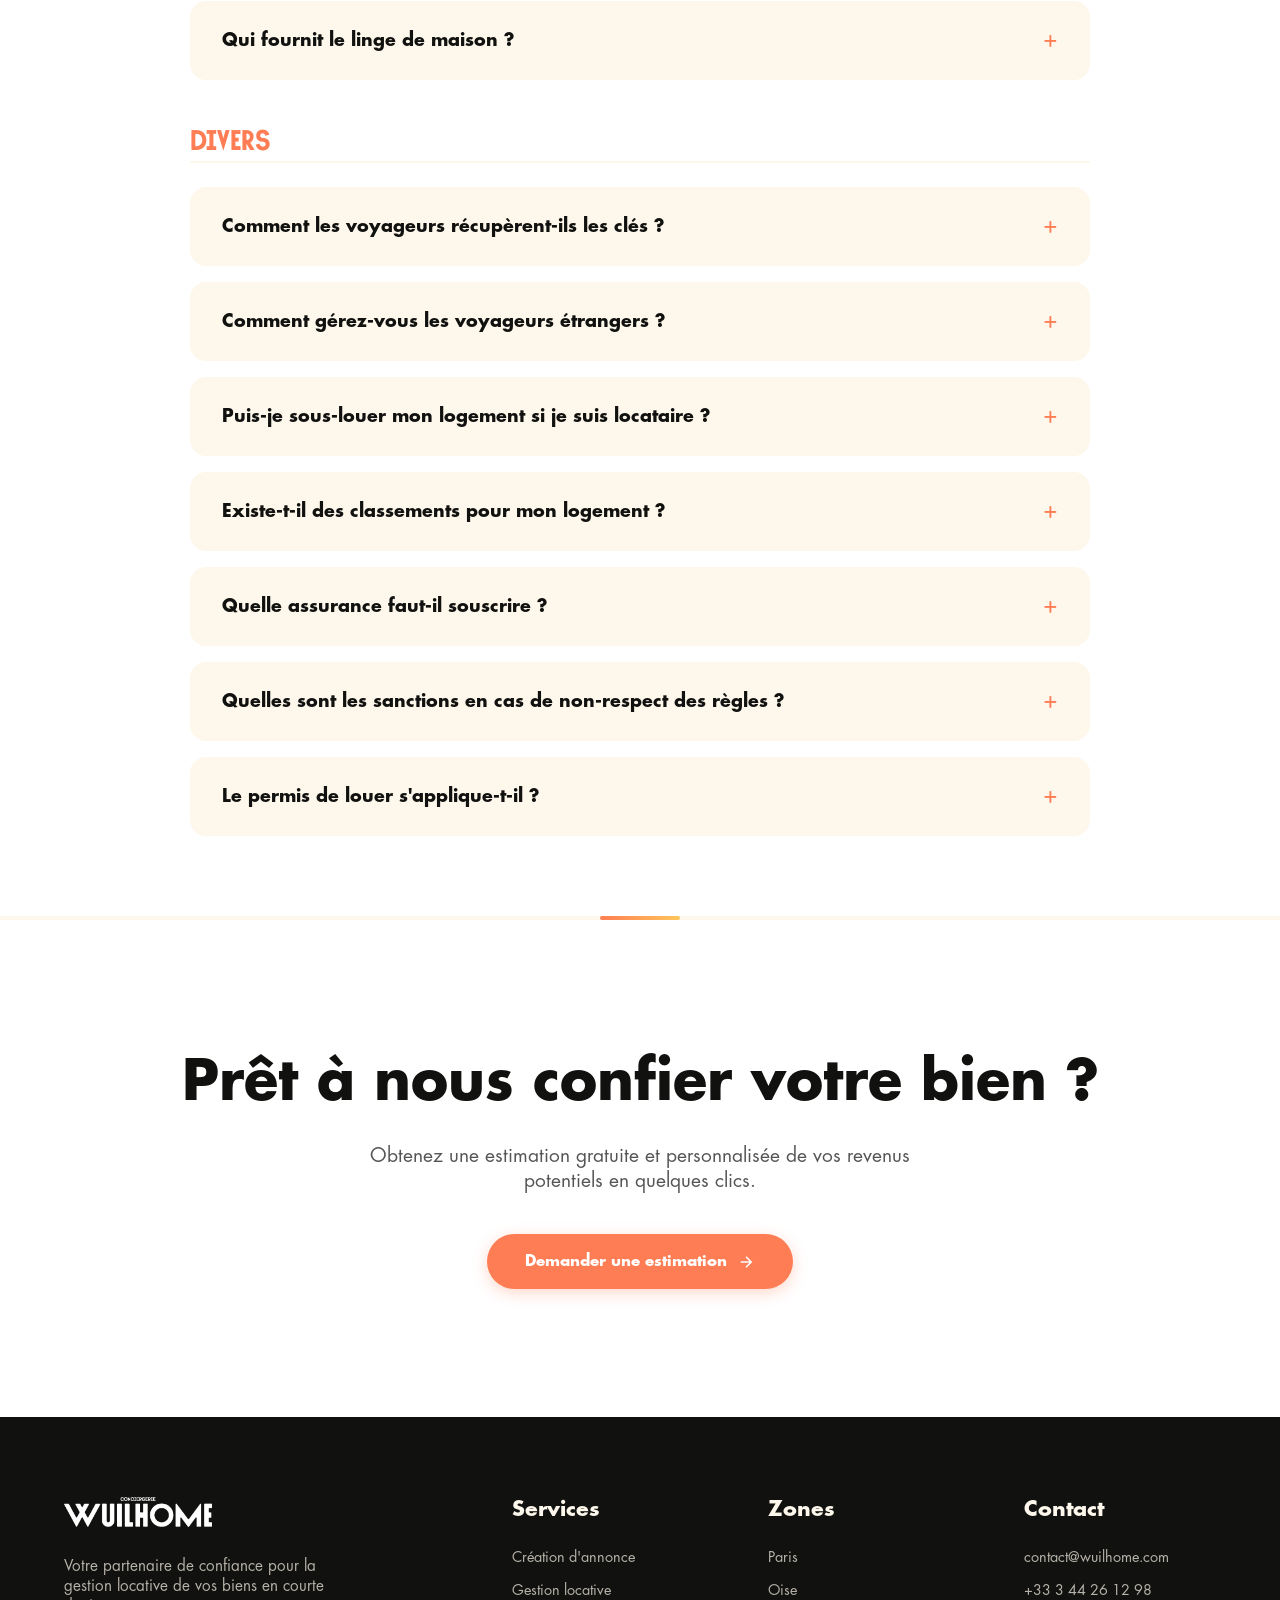
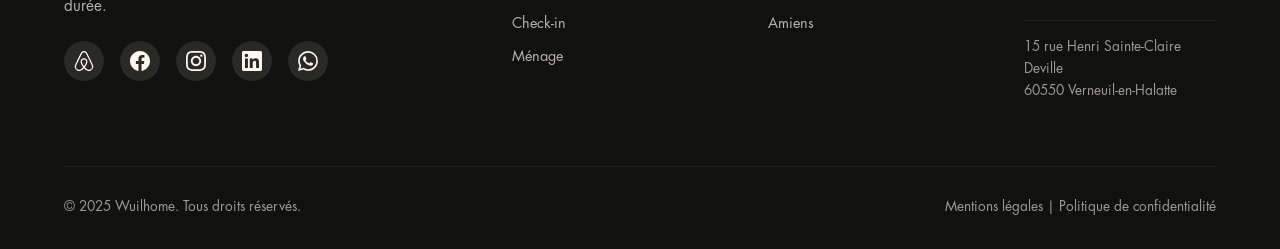
<file: faq/index.html>
<!DOCTYPE html>
<html lang="fr">
<head>
    <meta charset="UTF-8">
    <meta name="viewport" content="width=device-width, initial-scale=1.0">
    <meta name="description" content="FAQ Wuilhome - Toutes les réponses à vos questions sur notre service de conciergerie Airbnb.">
    <meta name="keywords" content="FAQ, questions, conciergerie, location courte durée, Airbnb, gestion locative">
    <title>FAQ - Questions Fréquentes | Wuilhome Conciergerie</title>

    <!-- Favicon -->
    <link rel="icon" type="image/png" href="/favicon-96x96.png" sizes="96x96">
    <link rel="icon" type="image/svg+xml" href="/favicon.svg">
    <link rel="shortcut icon" href="/favicon.ico">
    <link rel="apple-touch-icon" sizes="180x180" href="/apple-touch-icon.png">
    <link rel="manifest" href="/site.webmanifest">
    <meta name="theme-color" content="#1E3A5F">

    <!-- Canonical -->
    <link rel="canonical" href="https://wuilhome.com/faq/">

    <!-- Open Graph -->
    <meta property="og:type" content="website">
    <meta property="og:url" content="https://wuilhome.com/faq/">
    <meta property="og:title" content="FAQ - Questions Fréquentes | Wuilhome">
    <meta property="og:description" content="Toutes les réponses à vos questions sur notre service de conciergerie Airbnb et Booking.">
    <meta property="og:image" content="https://wuilhome.com/images/og-image.webp">
    <meta property="og:locale" content="fr_FR">
    <meta property="og:site_name" content="Wuilhome">

    <!-- Twitter Card -->
    <meta name="twitter:card" content="summary_large_image">
    <meta name="twitter:title" content="FAQ - Questions Fréquentes | Wuilhome">
    <meta name="twitter:description" content="Toutes les réponses à vos questions sur notre service de conciergerie Airbnb et Booking.">
    <meta name="twitter:image" content="https://wuilhome.com/images/og-image.webp">

    <!-- Schema.org FAQPage -->
    <script type="application/ld+json">
    {
        "@context": "https://schema.org",
        "@type": "FAQPage",
        "mainEntity": [
            {
                "@type": "Question",
                "name": "Puis-je louer ma résidence principale ?",
                "acceptedAnswer": {
                    "@type": "Answer",
                    "text": "Oui, vous pouvez louer votre résidence principale en courte durée, dans la limite de 120 jours par an, comme le prévoit la législation."
                }
            },
            {
                "@type": "Question",
                "name": "Et si je souhaite louer ma résidence secondaire ?",
                "acceptedAnswer": {
                    "@type": "Answer",
                    "text": "C'est tout à fait possible. Il n'y a pas de limitation de durée pour les résidences secondaires dans notre région."
                }
            },
            {
                "@type": "Question",
                "name": "Comment sont calculés les frais de gestion ?",
                "acceptedAnswer": {
                    "@type": "Answer",
                    "text": "Nos frais de gestion s'élèvent à 20 % TTC, appliqués uniquement sur les loyers perçus via les plateformes. Les frais de ménage et de linge ne sont pas inclus dans cette base."
                }
            },
            {
                "@type": "Question",
                "name": "Quelle est la fiscalité applicable ?",
                "acceptedAnswer": {
                    "@type": "Answer",
                    "text": "Les revenus issus de la location meublée sont soumis à l'impôt sur le revenu dans la catégorie des BIC (Bénéfices Industriels et Commerciaux). Vous pouvez opter pour le régime micro-BIC ou le régime réel selon votre situation."
                }
            },
            {
                "@type": "Question",
                "name": "Dois-je déclarer mon logement à la mairie ?",
                "acceptedAnswer": {
                    "@type": "Answer",
                    "text": "Oui, depuis le 1er décembre 2017, la déclaration est obligatoire pour toute mise en location en courte durée. Vous devez utiliser le formulaire cerfa n°14004*04."
                }
            },
            {
                "@type": "Question",
                "name": "Comment les voyageurs récupèrent-ils les clés ?",
                "acceptedAnswer": {
                    "@type": "Answer",
                    "text": "Un SMS leur est envoyé avant leur arrivée, avec un lien vers un guide numérique éphémère contenant les instructions d'accès autonome au logement, les explications sur les équipements, le code Wi-Fi et les instructions de départ."
                }
            },
            {
                "@type": "Question",
                "name": "Qui fournit le linge de maison ?",
                "acceptedAnswer": {
                    "@type": "Answer",
                    "text": "Nous fournissons du linge hôtelier (draps, serviettes, torchons, tapis de bain). Nos agents se chargent du nettoyage du linge et du réassort des consommables."
                }
            },
            {
                "@type": "Question",
                "name": "Quelle assurance faut-il souscrire ?",
                "acceptedAnswer": {
                    "@type": "Answer",
                    "text": "Nous recommandons une assurance multirisque habitation avec extension « propriétaire loueur en meublé », ainsi qu'une couverture « pour le compte de qui il appartiendra »."
                }
            }
        ]
    }
    </script>

    <!-- Google Consent Mode v2 -->
    <script>
    window.dataLayer = window.dataLayer || [];
    function gtag(){dataLayer.push(arguments);}
    gtag('consent', 'default', {
        'analytics_storage': 'denied',
        'ad_storage': 'denied',
        'ad_user_data': 'denied',
        'ad_personalization': 'denied',
        'functionality_storage': 'granted',
        'personalization_storage': 'denied',
        'security_storage': 'granted',
        'wait_for_update': 500
    });
    </script>
    <script src="/js/tarteaucitron.min.js"></script>
    <script>
    tarteaucitron.init({"privacyUrl":"https://wuilhome.com/politique-confidentialite/","bodyPosition":"bottom","hashtag":"#tarteaucitron","cookieName":"tarteaucitron","orientation":"bottom","groupServices":false,"obligatoryTimer":20,"showAlertSmall":false,"cookieslist":false,"closePopup":false,"showIcon":true,"iconPosition":"BottomRight","adblocker":false,"DenyAllCta":true,"AcceptAllCta":true,"highPrivacy":true,"alwaysNeedConsent":false,"handleBrowserDNTRequest":false,"removeCredit":false,"moreInfoLink":true,"useExternalCss":false,"useExternalJs":false,"readmoreLink":"https://wuilhome.com/politique-confidentialite/","mandatory":false,"mandatoryCta":false,"googleConsentMode":true});
    tarteaucitron.services.gtmConsent={"key":"gtmConsent","type":"api","name":"Google Tag Manager","uri":"https://policies.google.com/privacy","needConsent":true,"cookies":["_ga","_gid","_gat","_gcl_au"],"js":function(){gtag("consent","update",{"analytics_storage":"granted","ad_storage":"granted","ad_user_data":"granted","ad_personalization":"granted"});},"fallback":function(){gtag("consent","update",{"analytics_storage":"denied","ad_storage":"denied","ad_user_data":"denied","ad_personalization":"denied"});}};
    (tarteaucitron.job=tarteaucitron.job||[]).push("gtmConsent");
    </script>

    <!-- Google Tag Manager -->
    <script>(function(w,d,s,l,i){w[l]=w[l]||[];w[l].push({'gtm.start':
    new Date().getTime(),event:'gtm.js'});var f=d.getElementsByTagName(s)[0],
    j=d.createElement(s),dl=l!='dataLayer'?'&l='+l:'';j.async=true;j.src=
    'https://www.googletagmanager.com/gtm.js?id='+i+dl;f.parentNode.insertBefore(j,f);
    })(window,document,'script','dataLayer','GTM-5LK2LZ65');</script>
    <!-- End Google Tag Manager -->

    <link rel="stylesheet" href="../css/fonts.css">
    <link rel="stylesheet" href="../css/style.css">
    <link rel="stylesheet" href="../css/tarteaucitron-custom.css">
</head>
<body>
    <!-- Google Tag Manager (noscript) -->
    <noscript><iframe src="https://www.googletagmanager.com/ns.html?id=GTM-5LK2LZ65"
    height="0" width="0" style="display:none;visibility:hidden"></iframe></noscript>
    <!-- End Google Tag Manager (noscript) -->

    <!-- Navigation -->
    <nav id="navbar">
        <a href="../" class="logo">
            <img src="../images/logo.webp" alt="Wuilhome - Conciergerie Airbnb et Booking">
        </a>
        <button class="hamburger" id="hamburger" aria-label="Menu" aria-expanded="false">
            <span class="hamburger-line"></span>
            <span class="hamburger-line"></span>
            <span class="hamburger-line"></span>
        </button>
        <ul class="nav-links">
            <li><a href="../#services">Services</a></li>
            <li class="dropdown">
                <a href="#">Zones ▾</a>
                <ul class="dropdown-menu">
                    <li><a href="../zones/paris/">Paris</a></li>
                    <li><a href="../zones/oise/">Oise</a></li>
                    <li><a href="../zones/amiens/">Amiens</a></li>
                </ul>
            </li>
            <li><a href="../avis/">Avis</a></li>
            <li><a href="../faq/">FAQ</a></li>
            <li><a href="../contact/">Contact</a></li>
            <li><a href="https://client.passpass.io" target="_blank">Espace propriétaire</a></li>
        </ul>
        <a href="../contact/" class="nav-cta">Estimation gratuite</a>
    </nav>

    <!-- Page Header -->
    <section class="page-header">
        <h1>Questions Fréquentes</h1>
        <p>Toutes les réponses à vos questions sur notre service de conciergerie Airbnb et Booking.</p>
    </section>

    <!-- FAQ -->
    <section class="faq-section">
        <div class="faq-container">
            <!-- Mise en location du logement -->
            <h2 class="faq-category">Mise en location du logement</h2>

            <div class="faq-item">
                <button class="faq-question">Puis-je louer ma résidence principale ?</button>
                <div class="faq-answer">
                    <p>Oui, vous pouvez louer votre résidence principale en courte durée, dans la limite de 120 jours par an, comme le prévoit la législation.</p>
                </div>
            </div>
            <div class="faq-item">
                <button class="faq-question">Et si je souhaite louer ma résidence secondaire ?</button>
                <div class="faq-answer">
                    <p>C'est tout à fait possible. Il n'y a pas de limitation de durée pour les résidences secondaires dans notre région.</p>
                </div>
            </div>
            <div class="faq-item">
                <button class="faq-question">Un logement détenu via une SCI peut-il être loué en courte durée ?</button>
                <div class="faq-answer">
                    <p>Oui. Le contrat sera signé par le gérant de la SCI. Il peut être nécessaire de fournir un procès-verbal de l'assemblée générale autorisant la location. Attention, au-delà d’un certain seuil de revenus, cela peut entraîner un passage à l’impôt sur les sociétés.</p>
                </div>
            </div>
            <div class="faq-item">
                <button class="faq-question">Dois-je déclarer mon logement à la mairie ?</button>
                <div class="faq-answer">
                    <p>Oui, depuis le 1er décembre 2017, la déclaration est obligatoire pour toute mise en location en courte durée. Vous devez utiliser le formulaire cerfa n°14004*04. Cette obligation s’applique même si vous louez moins de 120 jours par an dans certaines villes. En revanche, notre secteur n’est pas concerné par le changement d’usage. Un simple contact avec votre mairie vous permettra de confirmer les démarches à effectuer.</p>
                </div>
            </div>

            <!-- Contrat et démarches administratives -->
            <h2 class="faq-category">Contrat et démarches administratives</h2>

            <div class="faq-item">
                <button class="faq-question">Quel type de contrat vais-je signer ?</button>
                <div class="faq-answer">
                    <p>Nous établissons ensemble un mandat de gestion locative saisonnière, qui fixe précisément les conditions de notre collaboration ainsi que les services inclus.</p>
                </div>
            </div>
            <div class="faq-item">
                <button class="faq-question">Quelle est la fiscalité applicable ?</button>
                <div class="faq-answer">
                    <p>Les revenus issus de la location meublée sont soumis à l'impôt sur le revenu dans la catégorie des BIC (Bénéfices Industriels et Commerciaux). Vous pouvez opter pour le régime micro-BIC ou le régime réel selon votre situation. Pour plus d'informations, consultez le site <a href="https://www.impots.gouv.fr/sites/default/files/media/1_metier/1_particulier/EV/1_declarer/141_autres_revenus/eco-collabo-fiscal-logement-meuble.pdf" target="_blank" rel="noopener noreferrer">impots.gouv.fr</a>.</p>
                </div>
            </div>

            <!-- Tarifs et calculs -->
            <h2 class="faq-category">Tarifs et calculs</h2>

            <div class="faq-item">
                <button class="faq-question">Comment sont calculés les frais de gestion ?</button>
                <div class="faq-answer">
                    <p>Nos frais de gestion s'élèvent à 20 % TTC, appliqués uniquement sur les loyers perçus via les plateformes. Les frais de ménage et de linge ne sont pas inclus dans cette base.</p>
                    <br>
                    <p><strong>Exemple concret :</strong></p>
                    <ul>
                        <li>Revenus totaux reçus : 1 140 € (loyers 1 000 € + ménage 80 € + linge 60 €)</li>
                        <li>Frais de gestion : 200 € (20 % de 1 000 €)</li>
                        <li>Montant reversé à la conciergerie : 340 € (gestion 200 € + ménage 80 € + linge 60 €)</li>
                        <li><strong>Revenu net propriétaire : 800 €</strong></li>
                    </ul>
                    <p class="faq-disclaimer">* Exemple fourni à titre indicatif. Les montants réels peuvent varier selon les prestations et la localisation du bien.</p>
                </div>
            </div>
            <div class="faq-item">
                <button class="faq-question">Pourquoi les frais de ménage et de linge sont-ils intégralement reversés à la conciergerie ?</button>
                <div class="faq-answer">
                    <p>Car nous gérons directement le nettoyage et la blanchisserie avec notre équipe dédiée. Les tarifs sont calculés au plus juste, pour garantir une qualité hôtelière constante.</p>
                </div>
            </div>
            <div class="faq-item">
                <button class="faq-question">Comment sont calculés les frais de ménage ?</button>
                <div class="faq-answer">
                    <p>Ils dépendent de la surface, du nombre de lits, de salles de bain et de WC. Ces frais sont automatiquement intégrés à la réservation des voyageurs.</p>
                </div>
            </div>

            <!-- Logistique du linge et du ménage -->
            <h2 class="faq-category">Logistique du linge et du ménage</h2>

            <div class="faq-item">
                <button class="faq-question">Qui fournit le linge de maison ?</button>
                <div class="faq-answer">
                    <p>Nous fournissons du linge hôtelier (draps, serviettes, torchons, tapis de bain). Nos agents se chargent du nettoyage du linge et du réassort des consommables (papier toilette, sacs poubelle, etc.).</p>
                </div>
            </div>

            <!-- Divers -->
            <h2 class="faq-category">Divers</h2>

            <div class="faq-item">
                <button class="faq-question">Comment les voyageurs récupèrent-ils les clés ?</button>
                <div class="faq-answer">
                    <p>Un SMS leur est envoyé avant leur arrivée, avec un lien vers un guide numérique éphémère contenant :</p>
                    <ul>
                        <li>Les instructions d'accès autonome au logement</li>
                        <li>Les explications sur les équipements</li>
                        <li>Le code Wi-Fi</li>
                        <li>Les instructions de départ</li>
                    </ul>
                    <br>
                    <p>Le tout illustré par des photos et vidéos pour une prise en main simplifiée.</p>
                </div>
            </div>
            <div class="faq-item">
                <button class="faq-question">Comment gérez-vous les voyageurs étrangers ?</button>
                <div class="faq-answer">
                    <p>Les plateformes vérifient leur identité, et nous complétons cette vérification avec un logiciel d'enregistrement de la fiche de police, comme l'impose la loi.</p>
                </div>
            </div>
            <div class="faq-item">
                <button class="faq-question">Puis-je sous-louer mon logement si je suis locataire ?</button>
                <div class="faq-answer">
                    <p>Oui, à condition d'avoir une autorisation écrite de votre propriétaire. Nous pouvons vous aider à effectuer les démarches nécessaires.</p>
                </div>
            </div>
            <div class="faq-item">
                <button class="faq-question">Existe-t-il des classements pour mon logement ?</button>
                <div class="faq-answer">
                    <p>Oui, vous pouvez opter pour des labels comme Gîtes de France, Clé Vacances ou Atout France. Ils renforcent la crédibilité de votre logement auprès des voyageurs.</p>
                </div>
            </div>
            <div class="faq-item">
                <button class="faq-question">Quelle assurance faut-il souscrire ?</button>
                <div class="faq-answer">
                    <p>Nous recommandons une assurance multirisque habitation avec extension « propriétaire loueur en meublé », ainsi qu'une couverture « pour le compte de qui il appartiendra ».</p>
                </div>
            </div>
            <div class="faq-item">
                <button class="faq-question">Quelles sont les sanctions en cas de non-respect des règles ?</button>
                <div class="faq-answer">
                    <p>Trois infractions principales sont sanctionnées :</p>
                    <ul>
                        <li><strong>Omission de déclaration en mairie :</strong> 450 € d'amende</li>
                        <li><strong>Absence de changement d'usage :</strong> jusqu'à 50 000 € + astreinte de 1 000 €/jour/m²</li>
                        <li><strong>Absence de compensation :</strong> même sanction</li>
                    </ul>
                </div>
            </div>
            <div class="faq-item">
                <button class="faq-question">Le permis de louer s'applique-t-il ?</button>
                <div class="faq-answer">
                    <p>Non, la location saisonnière n'est pas concernée par le permis de louer, qui vise uniquement les résidences principales en bail longue durée.</p>
                </div>
            </div>
        </div>
    </section>

    <div class="section-divider"></div>

    <!-- CTA -->
    <section class="cta" id="contact">
        <div class="cta-container animate-on-scroll">
            <h2>Prêt à nous confier votre bien ?</h2>
            <p>Obtenez une estimation gratuite et personnalisée de vos revenus potentiels en quelques clics.</p>
            <a href="mailto:contact@wuilhome.com" class="btn-primary">
                Demander une estimation
                <svg width="18" height="18" viewBox="0 0 24 24" fill="none" stroke="currentColor" stroke-width="2"><path d="M5 12h14M12 5l7 7-7 7"/></svg>
            </a>
        </div>
    </section>

    <!-- Footer -->
    <footer>
        <div class="footer-content">
            <div class="footer-brand">
                <img src="../images/logo-footer.webp" alt="Logo Wuilhome - Gestion locative courte durée">
                <p>Votre partenaire de confiance pour la gestion locative de vos biens en courte durée.</p>
                <div class="footer-social">
                    <a href="https://www.airbnb.fr/users/show/209934555" target="_blank" rel="noopener noreferrer" aria-label="Airbnb">
                        <svg width="20" height="20" viewBox="0 0 64 64" fill="currentColor"><path d="M60.9 45.487l-.966-2.305-1.475-3.27-.062-.062a661.83 661.83 0 0 0-14.15-28.957l-.198-.384-1.524-3.073a18.4 18.4 0 0 0-2.305-3.52A10.35 10.35 0 0 0 32.027 0a10.76 10.76 0 0 0-8.203 3.84 22.1 22.1 0 0 0-2.305 3.52l-1.735 3.395c-4.956 9.615-9.74 19.342-14.163 28.957l-.062.124c-.384 1.053-.892 2.13-1.413 3.284-.322.702-.644 1.47-.966 2.305a14.4 14.4 0 0 0-.768 6.914 13.63 13.63 0 0 0 8.327 10.631 13.16 13.16 0 0 0 5.192 1.028 14.57 14.57 0 0 0 1.66-.124 16.93 16.93 0 0 0 6.406-2.18 32.44 32.44 0 0 0 7.943-6.666 33.62 33.62 0 0 0 7.943 6.666 16.92 16.92 0 0 0 6.406 2.18c.55.073 1.105.114 1.66.124 1.783.018 3.55-.332 5.192-1.028a13.63 13.63 0 0 0 8.327-10.631 12.11 12.11 0 0 0-.582-6.852zM32.026 48.82c-3.457-4.362-5.7-8.45-6.468-11.92-.314-1.277-.38-2.6-.198-3.903.127-.965.48-1.886 1.028-2.7a6.79 6.79 0 0 1 5.638-2.825c2.236-.086 4.362.974 5.638 2.813a6.17 6.17 0 0 1 1.028 2.69 10.3 10.3 0 0 1-.198 3.903c-.768 3.395-3 7.435-6.468 11.92zm25.562 3c-.5 3.337-2.7 6.166-5.836 7.435a9.7 9.7 0 0 1-4.857.706 12.6 12.6 0 0 1-4.87-1.66 29.91 29.91 0 0 1-7.298-6.195c4.225-5.192 6.8-9.913 7.757-14.163a16.11 16.11 0 0 0 .322-5.452c-.238-1.567-.832-3.06-1.735-4.362-2.062-2.942-5.453-4.666-9.045-4.597-3.572-.046-6.942 1.65-9.033 4.547-.903 1.303-1.497 2.794-1.735 4.362a13.31 13.31 0 0 0 .322 5.452c.966 4.225 3.593 9.033 7.757 14.225a28.79 28.79 0 0 1-7.298 6.195 12.6 12.6 0 0 1-4.882 1.71 10.26 10.26 0 0 1-4.87-.644C9.16 58.12 6.94 55.292 6.45 51.954a10.61 10.61 0 0 1 .582-4.956c.198-.644.508-1.24.83-2.044.446-1.028.966-2.12 1.475-3.2l.062-.124c4.424-9.54 9.157-19.28 14.1-28.772l.186-.458 1.536-2.95a14.05 14.05 0 0 1 1.846-2.838 6.73 6.73 0 0 1 10.247 0 13.87 13.87 0 0 1 1.747 2.813l1.536 2.95.186.384c4.87 9.553 9.628 19.28 14.04 28.834v.062c.508 1.028.966 2.18 1.475 3.2.322.768.644 1.413.83 2.044a10.81 10.81 0 0 1 .446 4.956z" fill-rule="evenodd"/></svg>
                    </a>
                    <a href="https://www.facebook.com/profile.php?id=61551430132736" target="_blank" rel="noopener noreferrer" aria-label="Facebook">
                        <svg width="20" height="20" viewBox="0 0 24 24" fill="currentColor"><path d="M24 12.073c0-6.627-5.373-12-12-12s-12 5.373-12 12c0 5.99 4.388 10.954 10.125 11.854v-8.385H7.078v-3.47h3.047V9.43c0-3.007 1.792-4.669 4.533-4.669 1.312 0 2.686.235 2.686.235v2.953H15.83c-1.491 0-1.956.925-1.956 1.874v2.25h3.328l-.532 3.47h-2.796v8.385C19.612 23.027 24 18.062 24 12.073z"/></svg>
                    </a>
                    <a href="https://www.instagram.com/wuilhome_conciergerie/" target="_blank" rel="noopener noreferrer" aria-label="Instagram">
                        <svg width="20" height="20" viewBox="0 0 24 24" fill="currentColor"><path d="M12 2.163c3.204 0 3.584.012 4.85.07 3.252.148 4.771 1.691 4.919 4.919.058 1.265.069 1.645.069 4.849 0 3.205-.012 3.584-.069 4.849-.149 3.225-1.664 4.771-4.919 4.919-1.266.058-1.644.07-4.85.07-3.204 0-3.584-.012-4.849-.07-3.26-.149-4.771-1.699-4.919-4.92-.058-1.265-.07-1.644-.07-4.849 0-3.204.013-3.583.07-4.849.149-3.227 1.664-4.771 4.919-4.919 1.266-.057 1.645-.069 4.849-.069zm0-2.163c-3.259 0-3.667.014-4.947.072-4.358.2-6.78 2.618-6.98 6.98-.059 1.281-.073 1.689-.073 4.948 0 3.259.014 3.668.072 4.948.2 4.358 2.618 6.78 6.98 6.98 1.281.058 1.689.072 4.948.072 3.259 0 3.668-.014 4.948-.072 4.354-.2 6.782-2.618 6.979-6.98.059-1.28.073-1.689.073-4.948 0-3.259-.014-3.667-.072-4.947-.196-4.354-2.617-6.78-6.979-6.98-1.281-.059-1.69-.073-4.949-.073zm0 5.838c-3.403 0-6.162 2.759-6.162 6.162s2.759 6.163 6.162 6.163 6.162-2.759 6.162-6.163c0-3.403-2.759-6.162-6.162-6.162zm0 10.162c-2.209 0-4-1.79-4-4 0-2.209 1.791-4 4-4s4 1.791 4 4c0 2.21-1.791 4-4 4zm6.406-11.845c-.796 0-1.441.645-1.441 1.44s.645 1.44 1.441 1.44c.795 0 1.439-.645 1.439-1.44s-.644-1.44-1.439-1.44z"/></svg>
                    </a>
                    <a href="https://www.linkedin.com/company/wuilhome/" target="_blank" rel="noopener noreferrer" aria-label="LinkedIn">
                        <svg width="20" height="20" viewBox="0 0 24 24" fill="currentColor"><path d="M20.447 20.452h-3.554v-5.569c0-1.328-.027-3.037-1.852-3.037-1.853 0-2.136 1.445-2.136 2.939v5.667H9.351V9h3.414v1.561h.046c.477-.9 1.637-1.85 3.37-1.85 3.601 0 4.267 2.37 4.267 5.455v6.286zM5.337 7.433c-1.144 0-2.063-.926-2.063-2.065 0-1.138.92-2.063 2.063-2.063 1.14 0 2.064.925 2.064 2.063 0 1.139-.925 2.065-2.064 2.065zm1.782 13.019H3.555V9h3.564v11.452zM22.225 0H1.771C.792 0 0 .774 0 1.729v20.542C0 23.227.792 24 1.771 24h20.451C23.2 24 24 23.227 24 22.271V1.729C24 .774 23.2 0 22.222 0h.003z"/></svg>
                    </a>
                    <a href="https://api.whatsapp.com/send?phone=%2B33766007020" target="_blank" rel="noopener noreferrer" aria-label="WhatsApp">
                        <svg width="20" height="20" viewBox="0 0 24 24" fill="currentColor"><path d="M17.472 14.382c-.297-.149-1.758-.867-2.03-.967-.273-.099-.471-.148-.67.15-.197.297-.767.966-.94 1.164-.173.199-.347.223-.644.075-.297-.15-1.255-.463-2.39-1.475-.883-.788-1.48-1.761-1.653-2.059-.173-.297-.018-.458.13-.606.134-.133.298-.347.446-.52.149-.174.198-.298.298-.497.099-.198.05-.371-.025-.52-.075-.149-.669-1.612-.916-2.207-.242-.579-.487-.5-.669-.51-.173-.008-.371-.01-.57-.01-.198 0-.52.074-.792.372-.272.297-1.04 1.016-1.04 2.479 0 1.462 1.065 2.875 1.213 3.074.149.198 2.096 3.2 5.077 4.487.709.306 1.262.489 1.694.625.712.227 1.36.195 1.871.118.571-.085 1.758-.719 2.006-1.413.248-.694.248-1.289.173-1.413-.074-.124-.272-.198-.57-.347m-5.421 7.403h-.004a9.87 9.87 0 01-5.031-1.378l-.361-.214-3.741.982.998-3.648-.235-.374a9.86 9.86 0 01-1.51-5.26c.001-5.45 4.436-9.884 9.888-9.884 2.64 0 5.122 1.03 6.988 2.898a9.825 9.825 0 012.893 6.994c-.003 5.45-4.437 9.884-9.885 9.884m8.413-18.297A11.815 11.815 0 0012.05 0C5.495 0 .16 5.335.157 11.892c0 2.096.547 4.142 1.588 5.945L.057 24l6.305-1.654a11.882 11.882 0 005.683 1.448h.005c6.554 0 11.89-5.335 11.893-11.893a11.821 11.821 0 00-3.48-8.413z"/></svg>
                    </a>
                </div>
            </div>
            <div class="footer-links">
                <h4>Services</h4>
                <ul>
                    <li><a href="../#services">Création d'annonce</a></li>
                    <li><a href="../#services">Gestion locative</a></li>
                    <li><a href="../#services">Check-in</a></li>
                    <li><a href="../#services">Ménage</a></li>
                </ul>
            </div>
            <div class="footer-links">
                <h4>Zones</h4>
                <ul>
                    <li><a href="../zones/paris/">Paris</a></li>
                    <li><a href="../zones/oise/">Oise</a></li>
                    <li><a href="../zones/amiens/">Amiens</a></li>
                </ul>
            </div>
            <div class="footer-links">
                <h4>Contact</h4>
                <ul>
                    <li><a href="mailto:contact@wuilhome.com">contact@wuilhome.com</a></li>
                    <li><a href="tel:+33344261298">+33 3 44 26 12 98</a></li>
                </ul>
                <p class="footer-address">15 rue Henri Sainte-Claire Deville<br>60550 Verneuil-en-Halatte</p>
            </div>
        </div>
        <div class="footer-bottom">
            <span>&copy; 2025 Wuilhome. Tous droits réservés.</span>
            <span><a href="../mentions-legales/">Mentions légales</a> | <a href="../politique-confidentialite/">Politique de confidentialité</a></span>
        </div>
    </footer>

    <script src="../js/main.js"></script>
</body>
</html>
</file>
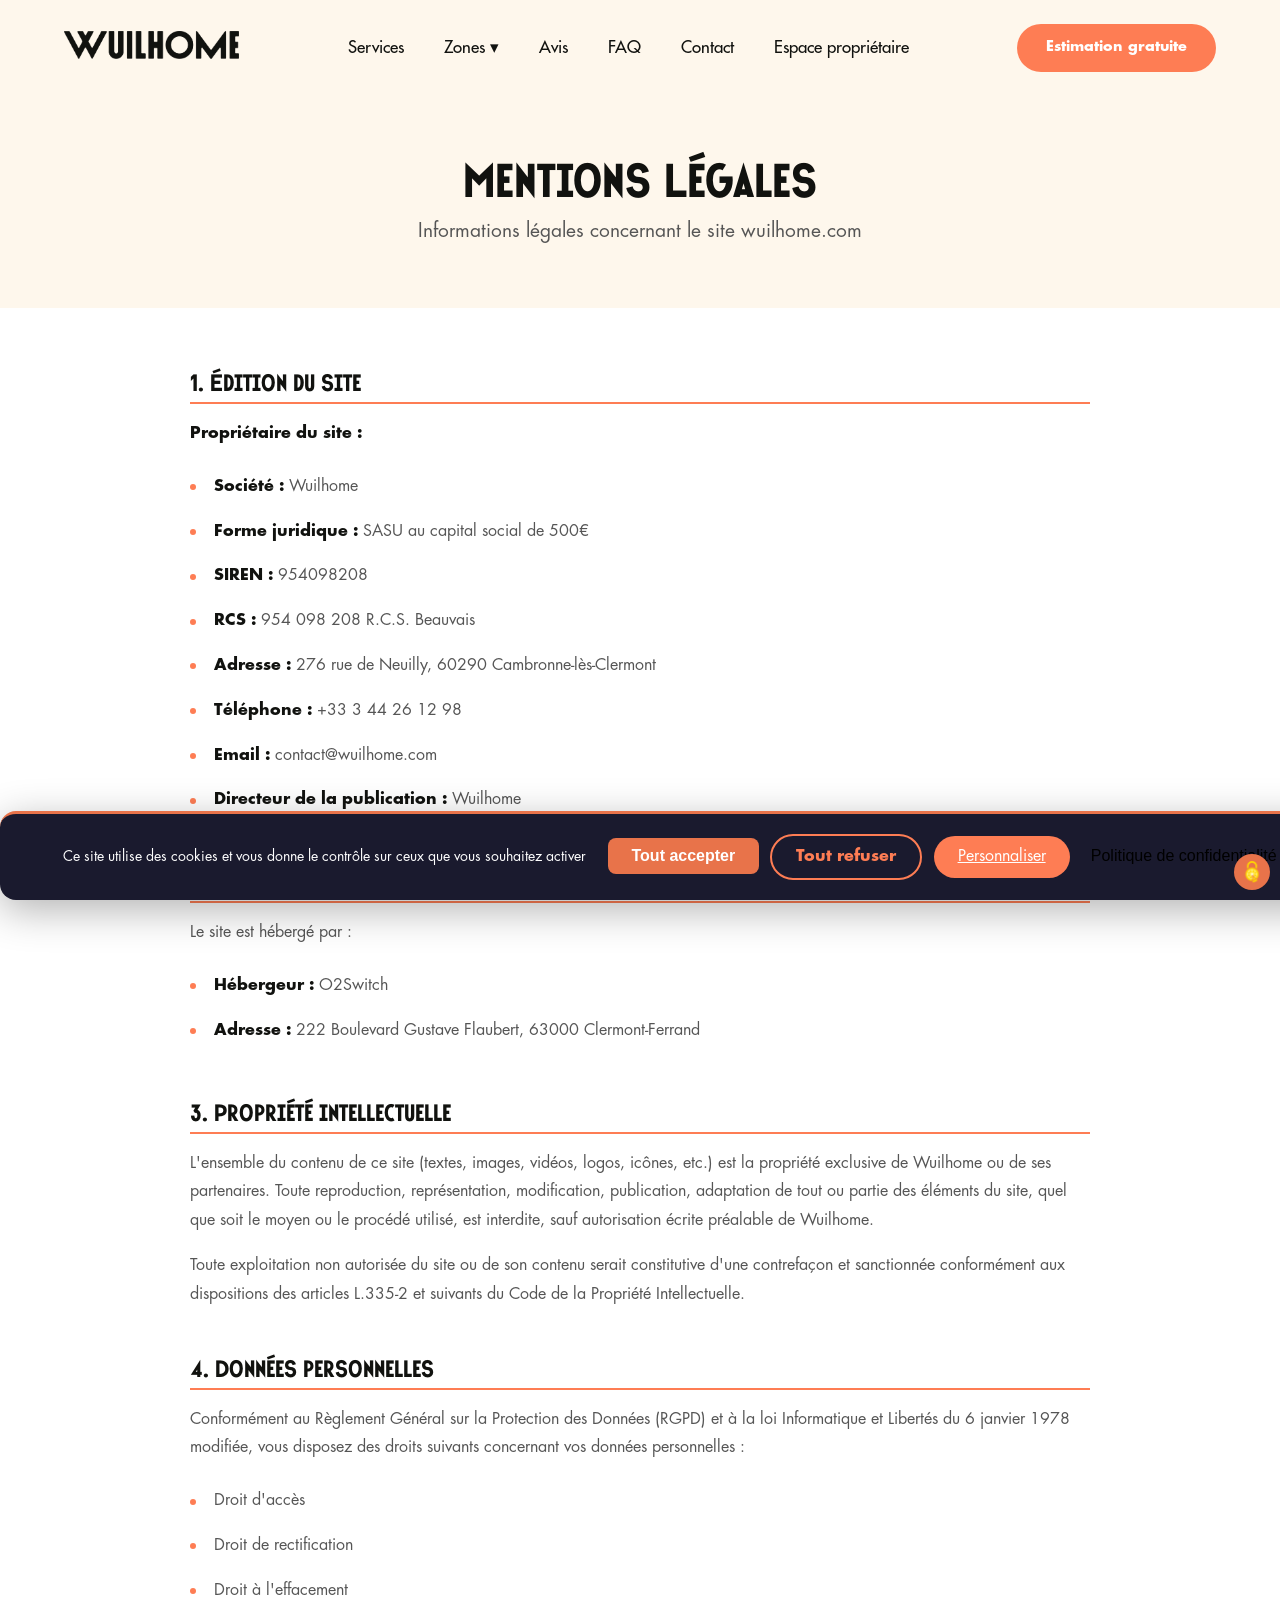
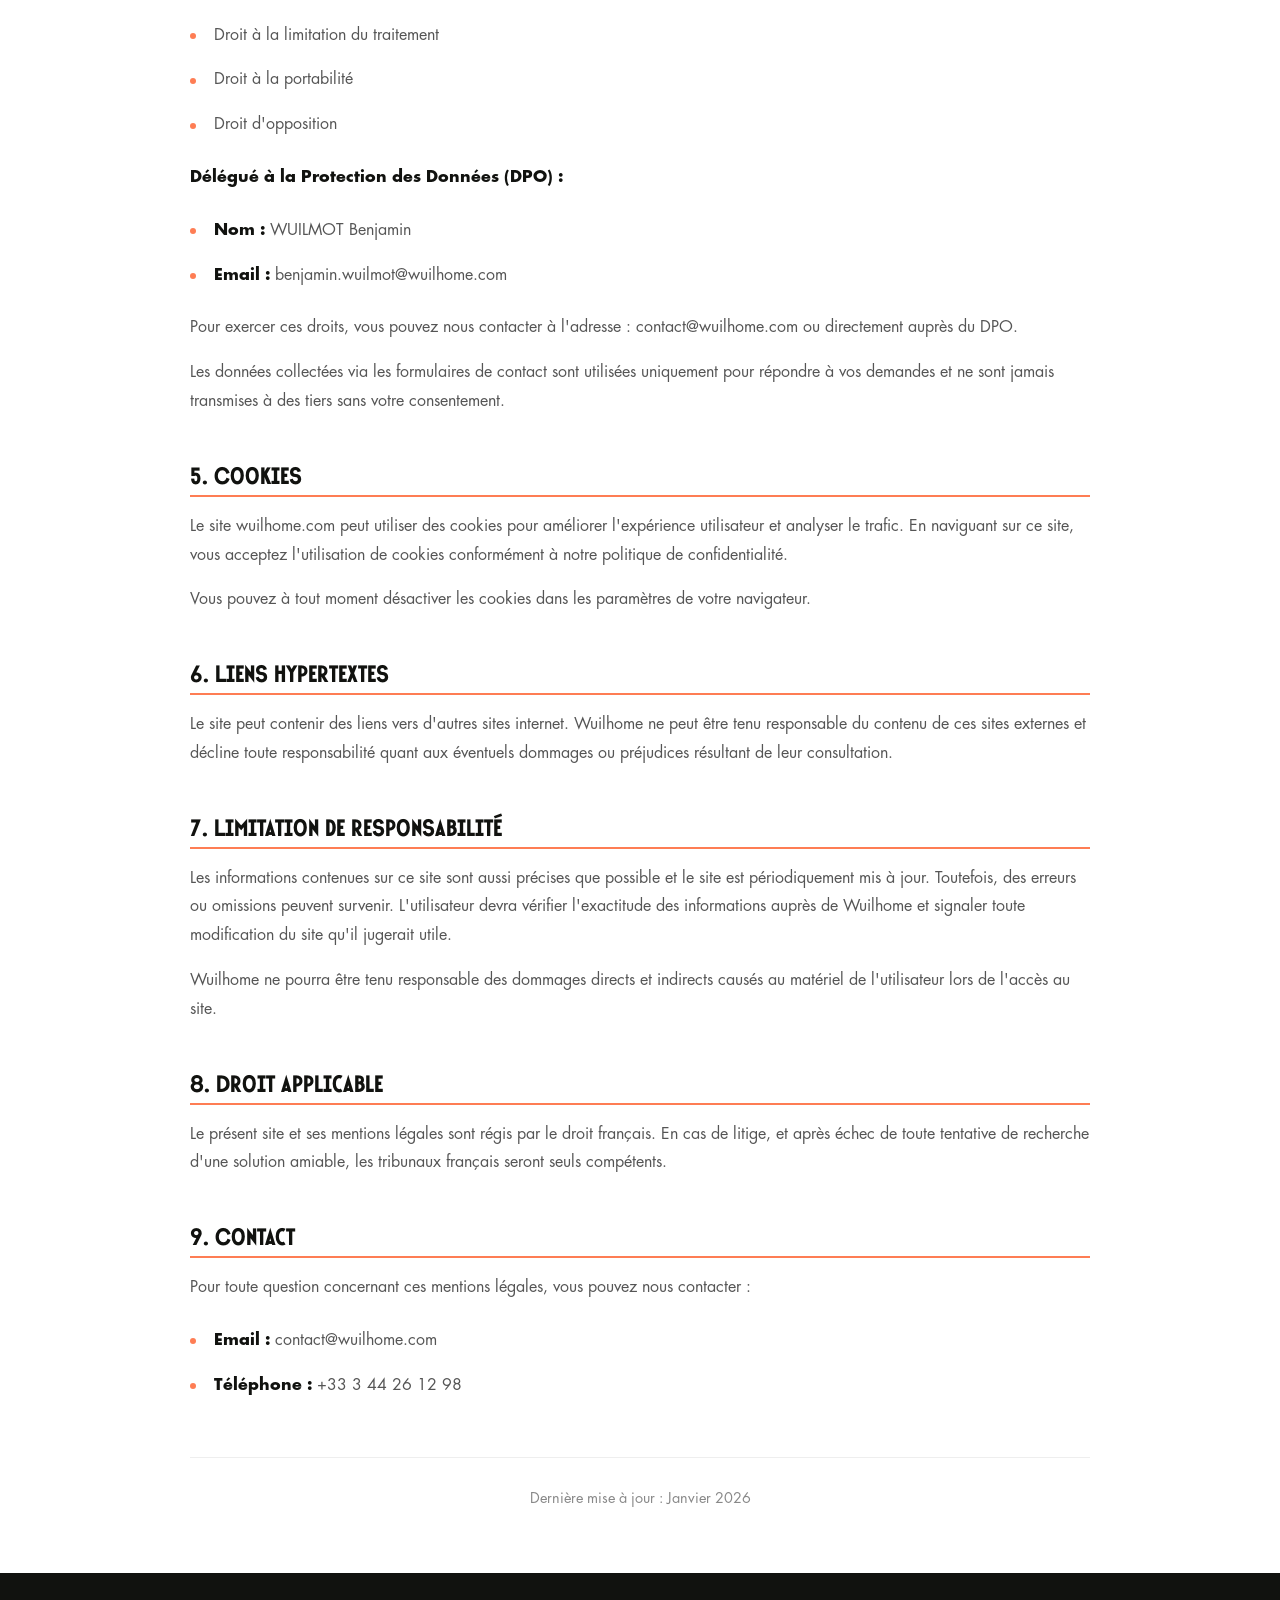
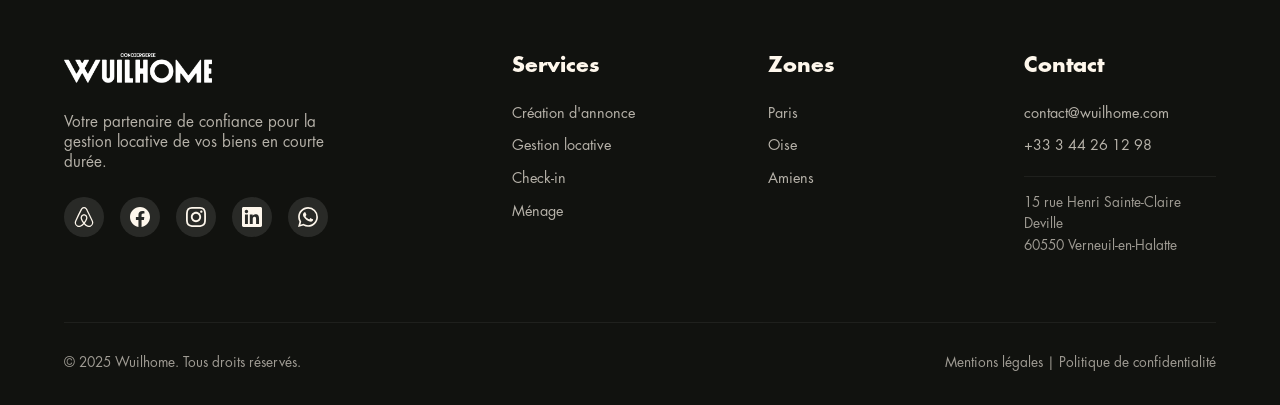
<file: mentions-legales/index.html>
<!DOCTYPE html>
<html lang="fr">
<head>
    <meta charset="UTF-8">
    <meta name="viewport" content="width=device-width, initial-scale=1.0">
    <meta name="description" content="Mentions légales du site Wuilhome - Conciergerie Airbnb et Booking.">
    <meta name="robots" content="noindex, nofollow">
    <title>Mentions Légales | Wuilhome</title>

    <!-- Favicon -->
    <link rel="icon" type="image/png" href="/favicon-96x96.png" sizes="96x96">
    <link rel="icon" type="image/svg+xml" href="/favicon.svg">
    <link rel="shortcut icon" href="/favicon.ico">
    <link rel="apple-touch-icon" sizes="180x180" href="/apple-touch-icon.png">
    <link rel="manifest" href="/site.webmanifest">
    <meta name="theme-color" content="#1E3A5F">

    <!-- Canonical -->
    <link rel="canonical" href="https://wuilhome.com/mentions-legales/">

    <!-- Google Consent Mode v2 -->
    <script>
    window.dataLayer = window.dataLayer || [];
    function gtag(){dataLayer.push(arguments);}
    gtag('consent', 'default', {
        'analytics_storage': 'denied',
        'ad_storage': 'denied',
        'ad_user_data': 'denied',
        'ad_personalization': 'denied',
        'functionality_storage': 'granted',
        'personalization_storage': 'denied',
        'security_storage': 'granted',
        'wait_for_update': 500
    });
    </script>
    <script src="/js/tarteaucitron.min.js"></script>
    <script>
    tarteaucitron.init({"privacyUrl":"https://wuilhome.com/politique-confidentialite/","bodyPosition":"bottom","hashtag":"#tarteaucitron","cookieName":"tarteaucitron","orientation":"bottom","groupServices":false,"obligatoryTimer":20,"showAlertSmall":false,"cookieslist":false,"closePopup":false,"showIcon":true,"iconPosition":"BottomRight","adblocker":false,"DenyAllCta":true,"AcceptAllCta":true,"highPrivacy":true,"alwaysNeedConsent":false,"handleBrowserDNTRequest":false,"removeCredit":false,"moreInfoLink":true,"useExternalCss":false,"useExternalJs":false,"readmoreLink":"https://wuilhome.com/politique-confidentialite/","mandatory":false,"mandatoryCta":false,"googleConsentMode":true});
    tarteaucitron.services.gtmConsent={"key":"gtmConsent","type":"api","name":"Google Tag Manager","uri":"https://policies.google.com/privacy","needConsent":true,"cookies":["_ga","_gid","_gat","_gcl_au"],"js":function(){gtag("consent","update",{"analytics_storage":"granted","ad_storage":"granted","ad_user_data":"granted","ad_personalization":"granted"});},"fallback":function(){gtag("consent","update",{"analytics_storage":"denied","ad_storage":"denied","ad_user_data":"denied","ad_personalization":"denied"});}};
    (tarteaucitron.job=tarteaucitron.job||[]).push("gtmConsent");
    </script>

    <!-- Google Tag Manager -->
    <script>(function(w,d,s,l,i){w[l]=w[l]||[];w[l].push({'gtm.start':
    new Date().getTime(),event:'gtm.js'});var f=d.getElementsByTagName(s)[0],
    j=d.createElement(s),dl=l!='dataLayer'?'&l='+l:'';j.async=true;j.src=
    'https://www.googletagmanager.com/gtm.js?id='+i+dl;f.parentNode.insertBefore(j,f);
    })(window,document,'script','dataLayer','GTM-5LK2LZ65');</script>
    <!-- End Google Tag Manager -->

    <link rel="stylesheet" href="../css/fonts.css">
    <link rel="stylesheet" href="../css/style.css">
    <link rel="stylesheet" href="../css/tarteaucitron-custom.css">
</head>
<body>
    <!-- Google Tag Manager (noscript) -->
    <noscript><iframe src="https://www.googletagmanager.com/ns.html?id=GTM-5LK2LZ65"
    height="0" width="0" style="display:none;visibility:hidden"></iframe></noscript>
    <!-- End Google Tag Manager (noscript) -->

    <!-- Navigation -->
    <nav id="navbar">
        <a href="../" class="logo">
            <img src="../images/logo.webp" alt="Wuilhome - Conciergerie Airbnb et Booking">
        </a>
        <button class="hamburger" id="hamburger" aria-label="Menu" aria-expanded="false">
            <span class="hamburger-line"></span>
            <span class="hamburger-line"></span>
            <span class="hamburger-line"></span>
        </button>
        <ul class="nav-links">
            <li><a href="../#services">Services</a></li>
            <li class="dropdown">
                <a href="#">Zones ▾</a>
                <ul class="dropdown-menu">
                    <li><a href="../zones/paris/">Paris</a></li>
                    <li><a href="../zones/oise/">Oise</a></li>
                    <li><a href="../zones/amiens/">Amiens</a></li>
                </ul>
            </li>
            <li><a href="../avis/">Avis</a></li>
            <li><a href="../faq/">FAQ</a></li>
            <li><a href="../contact/">Contact</a></li>
            <li><a href="https://client.passpass.io" target="_blank">Espace propriétaire</a></li>
        </ul>
        <a href="../contact/" class="nav-cta">Estimation gratuite</a>
    </nav>

    <!-- Page Header -->
    <section class="page-header">
        <h1>Mentions Légales</h1>
        <p>Informations légales concernant le site wuilhome.com</p>
    </section>

    <!-- Legal Content -->
    <section class="legal-section">
        <div class="legal-container">
            <div class="legal-block">
                <h2>1. Édition du site</h2>
                <p><strong>Propriétaire du site :</strong></p>
                <ul>
                    <li><strong>Société :</strong> Wuilhome</li>
                    <li><strong>Forme juridique :</strong> SASU au capital social de 500€</li>
                    <li><strong>SIREN :</strong> 954098208</li>
                    <li><strong>RCS :</strong> 954 098 208 R.C.S. Beauvais</li>
                    <li><strong>Adresse :</strong> 276 rue de Neuilly, 60290 Cambronne-lès-Clermont</li>
                    <li><strong>Téléphone :</strong> +33 3 44 26 12 98</li>
                    <li><strong>Email :</strong> contact@wuilhome.com</li>
                    <li><strong>Directeur de la publication :</strong> Wuilhome</li>
                </ul>
            </div>

            <div class="legal-block">
                <h2>2. Hébergement</h2>
                <p>Le site est hébergé par :</p>
                <ul>
                    <li><strong>Hébergeur :</strong> O2Switch</li>
                    <li><strong>Adresse :</strong> 222 Boulevard Gustave Flaubert, 63000 Clermont-Ferrand</li>
                </ul>
            </div>

            <div class="legal-block">
                <h2>3. Propriété intellectuelle</h2>
                <p>L'ensemble du contenu de ce site (textes, images, vidéos, logos, icônes, etc.) est la propriété exclusive de Wuilhome ou de ses partenaires. Toute reproduction, représentation, modification, publication, adaptation de tout ou partie des éléments du site, quel que soit le moyen ou le procédé utilisé, est interdite, sauf autorisation écrite préalable de Wuilhome.</p>
                <p>Toute exploitation non autorisée du site ou de son contenu serait constitutive d'une contrefaçon et sanctionnée conformément aux dispositions des articles L.335-2 et suivants du Code de la Propriété Intellectuelle.</p>
            </div>

            <div class="legal-block">
                <h2>4. Données personnelles</h2>
                <p>Conformément au Règlement Général sur la Protection des Données (RGPD) et à la loi Informatique et Libertés du 6 janvier 1978 modifiée, vous disposez des droits suivants concernant vos données personnelles :</p>
                <ul>
                    <li>Droit d'accès</li>
                    <li>Droit de rectification</li>
                    <li>Droit à l'effacement</li>
                    <li>Droit à la limitation du traitement</li>
                    <li>Droit à la portabilité</li>
                    <li>Droit d'opposition</li>
                </ul>
                <p><strong>Délégué à la Protection des Données (DPO) :</strong></p>
                <ul>
                    <li><strong>Nom :</strong> WUILMOT Benjamin</li>
                    <li><strong>Email :</strong> benjamin.wuilmot@wuilhome.com</li>
                </ul>
                <p>Pour exercer ces droits, vous pouvez nous contacter à l'adresse : contact@wuilhome.com ou directement auprès du DPO.</p>
                <p>Les données collectées via les formulaires de contact sont utilisées uniquement pour répondre à vos demandes et ne sont jamais transmises à des tiers sans votre consentement.</p>
            </div>

            <div class="legal-block">
                <h2>5. Cookies</h2>
                <p>Le site wuilhome.com peut utiliser des cookies pour améliorer l'expérience utilisateur et analyser le trafic. En naviguant sur ce site, vous acceptez l'utilisation de cookies conformément à notre politique de confidentialité.</p>
                <p>Vous pouvez à tout moment désactiver les cookies dans les paramètres de votre navigateur.</p>
            </div>

            <div class="legal-block">
                <h2>6. Liens hypertextes</h2>
                <p>Le site peut contenir des liens vers d'autres sites internet. Wuilhome ne peut être tenu responsable du contenu de ces sites externes et décline toute responsabilité quant aux éventuels dommages ou préjudices résultant de leur consultation.</p>
            </div>

            <div class="legal-block">
                <h2>7. Limitation de responsabilité</h2>
                <p>Les informations contenues sur ce site sont aussi précises que possible et le site est périodiquement mis à jour. Toutefois, des erreurs ou omissions peuvent survenir. L'utilisateur devra vérifier l'exactitude des informations auprès de Wuilhome et signaler toute modification du site qu'il jugerait utile.</p>
                <p>Wuilhome ne pourra être tenu responsable des dommages directs et indirects causés au matériel de l'utilisateur lors de l'accès au site.</p>
            </div>

            <div class="legal-block">
                <h2>8. Droit applicable</h2>
                <p>Le présent site et ses mentions légales sont régis par le droit français. En cas de litige, et après échec de toute tentative de recherche d'une solution amiable, les tribunaux français seront seuls compétents.</p>
            </div>

            <div class="legal-block">
                <h2>9. Contact</h2>
                <p>Pour toute question concernant ces mentions légales, vous pouvez nous contacter :</p>
                <ul>
                    <li><strong>Email :</strong> contact@wuilhome.com</li>
                    <li><strong>Téléphone :</strong> +33 3 44 26 12 98</li>
                </ul>
            </div>

            <p class="legal-update">Dernière mise à jour : Janvier 2026</p>
        </div>
    </section>

    <!-- Footer -->
    <footer>
        <div class="footer-content">
            <div class="footer-brand">
                <img src="../images/logo-footer.webp" alt="Logo Wuilhome - Gestion locative courte durée">
                <p>Votre partenaire de confiance pour la gestion locative de vos biens en courte durée.</p>
                <div class="footer-social">
                    <a href="https://www.airbnb.fr/users/show/209934555" target="_blank" rel="noopener noreferrer" aria-label="Airbnb">
                        <svg width="20" height="20" viewBox="0 0 64 64" fill="currentColor"><path d="M60.9 45.487l-.966-2.305-1.475-3.27-.062-.062a661.83 661.83 0 0 0-14.15-28.957l-.198-.384-1.524-3.073a18.4 18.4 0 0 0-2.305-3.52A10.35 10.35 0 0 0 32.027 0a10.76 10.76 0 0 0-8.203 3.84 22.1 22.1 0 0 0-2.305 3.52l-1.735 3.395c-4.956 9.615-9.74 19.342-14.163 28.957l-.062.124c-.384 1.053-.892 2.13-1.413 3.284-.322.702-.644 1.47-.966 2.305a14.4 14.4 0 0 0-.768 6.914 13.63 13.63 0 0 0 8.327 10.631 13.16 13.16 0 0 0 5.192 1.028 14.57 14.57 0 0 0 1.66-.124 16.93 16.93 0 0 0 6.406-2.18 32.44 32.44 0 0 0 7.943-6.666 33.62 33.62 0 0 0 7.943 6.666 16.92 16.92 0 0 0 6.406 2.18c.55.073 1.105.114 1.66.124 1.783.018 3.55-.332 5.192-1.028a13.63 13.63 0 0 0 8.327-10.631 12.11 12.11 0 0 0-.582-6.852zM32.026 48.82c-3.457-4.362-5.7-8.45-6.468-11.92-.314-1.277-.38-2.6-.198-3.903.127-.965.48-1.886 1.028-2.7a6.79 6.79 0 0 1 5.638-2.825c2.236-.086 4.362.974 5.638 2.813a6.17 6.17 0 0 1 1.028 2.69 10.3 10.3 0 0 1-.198 3.903c-.768 3.395-3 7.435-6.468 11.92zm25.562 3c-.5 3.337-2.7 6.166-5.836 7.435a9.7 9.7 0 0 1-4.857.706 12.6 12.6 0 0 1-4.87-1.66 29.91 29.91 0 0 1-7.298-6.195c4.225-5.192 6.8-9.913 7.757-14.163a16.11 16.11 0 0 0 .322-5.452c-.238-1.567-.832-3.06-1.735-4.362-2.062-2.942-5.453-4.666-9.045-4.597-3.572-.046-6.942 1.65-9.033 4.547-.903 1.303-1.497 2.794-1.735 4.362a13.31 13.31 0 0 0 .322 5.452c.966 4.225 3.593 9.033 7.757 14.225a28.79 28.79 0 0 1-7.298 6.195 12.6 12.6 0 0 1-4.882 1.71 10.26 10.26 0 0 1-4.87-.644C9.16 58.12 6.94 55.292 6.45 51.954a10.61 10.61 0 0 1 .582-4.956c.198-.644.508-1.24.83-2.044.446-1.028.966-2.12 1.475-3.2l.062-.124c4.424-9.54 9.157-19.28 14.1-28.772l.186-.458 1.536-2.95a14.05 14.05 0 0 1 1.846-2.838 6.73 6.73 0 0 1 10.247 0 13.87 13.87 0 0 1 1.747 2.813l1.536 2.95.186.384c4.87 9.553 9.628 19.28 14.04 28.834v.062c.508 1.028.966 2.18 1.475 3.2.322.768.644 1.413.83 2.044a10.81 10.81 0 0 1 .446 4.956z" fill-rule="evenodd"/></svg>
                    </a>
                    <a href="https://www.facebook.com/profile.php?id=61551430132736" target="_blank" rel="noopener noreferrer" aria-label="Facebook">
                        <svg width="20" height="20" viewBox="0 0 24 24" fill="currentColor"><path d="M24 12.073c0-6.627-5.373-12-12-12s-12 5.373-12 12c0 5.99 4.388 10.954 10.125 11.854v-8.385H7.078v-3.47h3.047V9.43c0-3.007 1.792-4.669 4.533-4.669 1.312 0 2.686.235 2.686.235v2.953H15.83c-1.491 0-1.956.925-1.956 1.874v2.25h3.328l-.532 3.47h-2.796v8.385C19.612 23.027 24 18.062 24 12.073z"/></svg>
                    </a>
                    <a href="https://www.instagram.com/wuilhome_conciergerie/" target="_blank" rel="noopener noreferrer" aria-label="Instagram">
                        <svg width="20" height="20" viewBox="0 0 24 24" fill="currentColor"><path d="M12 2.163c3.204 0 3.584.012 4.85.07 3.252.148 4.771 1.691 4.919 4.919.058 1.265.069 1.645.069 4.849 0 3.205-.012 3.584-.069 4.849-.149 3.225-1.664 4.771-4.919 4.919-1.266.058-1.644.07-4.85.07-3.204 0-3.584-.012-4.849-.07-3.26-.149-4.771-1.699-4.919-4.92-.058-1.265-.07-1.644-.07-4.849 0-3.204.013-3.583.07-4.849.149-3.227 1.664-4.771 4.919-4.919 1.266-.057 1.645-.069 4.849-.069zm0-2.163c-3.259 0-3.667.014-4.947.072-4.358.2-6.78 2.618-6.98 6.98-.059 1.281-.073 1.689-.073 4.948 0 3.259.014 3.668.072 4.948.2 4.358 2.618 6.78 6.98 6.98 1.281.058 1.689.072 4.948.072 3.259 0 3.668-.014 4.948-.072 4.354-.2 6.782-2.618 6.979-6.98.059-1.28.073-1.689.073-4.948 0-3.259-.014-3.667-.072-4.947-.196-4.354-2.617-6.78-6.979-6.98-1.281-.059-1.69-.073-4.949-.073zm0 5.838c-3.403 0-6.162 2.759-6.162 6.162s2.759 6.163 6.162 6.163 6.162-2.759 6.162-6.163c0-3.403-2.759-6.162-6.162-6.162zm0 10.162c-2.209 0-4-1.79-4-4 0-2.209 1.791-4 4-4s4 1.791 4 4c0 2.21-1.791 4-4 4zm6.406-11.845c-.796 0-1.441.645-1.441 1.44s.645 1.44 1.441 1.44c.795 0 1.439-.645 1.439-1.44s-.644-1.44-1.439-1.44z"/></svg>
                    </a>
                    <a href="https://www.linkedin.com/company/wuilhome/" target="_blank" rel="noopener noreferrer" aria-label="LinkedIn">
                        <svg width="20" height="20" viewBox="0 0 24 24" fill="currentColor"><path d="M20.447 20.452h-3.554v-5.569c0-1.328-.027-3.037-1.852-3.037-1.853 0-2.136 1.445-2.136 2.939v5.667H9.351V9h3.414v1.561h.046c.477-.9 1.637-1.85 3.37-1.85 3.601 0 4.267 2.37 4.267 5.455v6.286zM5.337 7.433c-1.144 0-2.063-.926-2.063-2.065 0-1.138.92-2.063 2.063-2.063 1.14 0 2.064.925 2.064 2.063 0 1.139-.925 2.065-2.064 2.065zm1.782 13.019H3.555V9h3.564v11.452zM22.225 0H1.771C.792 0 0 .774 0 1.729v20.542C0 23.227.792 24 1.771 24h20.451C23.2 24 24 23.227 24 22.271V1.729C24 .774 23.2 0 22.222 0h.003z"/></svg>
                    </a>
                    <a href="https://api.whatsapp.com/send?phone=%2B33766007020" target="_blank" rel="noopener noreferrer" aria-label="WhatsApp">
                        <svg width="20" height="20" viewBox="0 0 24 24" fill="currentColor"><path d="M17.472 14.382c-.297-.149-1.758-.867-2.03-.967-.273-.099-.471-.148-.67.15-.197.297-.767.966-.94 1.164-.173.199-.347.223-.644.075-.297-.15-1.255-.463-2.39-1.475-.883-.788-1.48-1.761-1.653-2.059-.173-.297-.018-.458.13-.606.134-.133.298-.347.446-.52.149-.174.198-.298.298-.497.099-.198.05-.371-.025-.52-.075-.149-.669-1.612-.916-2.207-.242-.579-.487-.5-.669-.51-.173-.008-.371-.01-.57-.01-.198 0-.52.074-.792.372-.272.297-1.04 1.016-1.04 2.479 0 1.462 1.065 2.875 1.213 3.074.149.198 2.096 3.2 5.077 4.487.709.306 1.262.489 1.694.625.712.227 1.36.195 1.871.118.571-.085 1.758-.719 2.006-1.413.248-.694.248-1.289.173-1.413-.074-.124-.272-.198-.57-.347m-5.421 7.403h-.004a9.87 9.87 0 01-5.031-1.378l-.361-.214-3.741.982.998-3.648-.235-.374a9.86 9.86 0 01-1.51-5.26c.001-5.45 4.436-9.884 9.888-9.884 2.64 0 5.122 1.03 6.988 2.898a9.825 9.825 0 012.893 6.994c-.003 5.45-4.437 9.884-9.885 9.884m8.413-18.297A11.815 11.815 0 0012.05 0C5.495 0 .16 5.335.157 11.892c0 2.096.547 4.142 1.588 5.945L.057 24l6.305-1.654a11.882 11.882 0 005.683 1.448h.005c6.554 0 11.89-5.335 11.893-11.893a11.821 11.821 0 00-3.48-8.413z"/></svg>
                    </a>
                </div>
            </div>
            <div class="footer-links">
                <h4>Services</h4>
                <ul>
                    <li><a href="../#services">Création d'annonce</a></li>
                    <li><a href="../#services">Gestion locative</a></li>
                    <li><a href="../#services">Check-in</a></li>
                    <li><a href="../#services">Ménage</a></li>
                </ul>
            </div>
            <div class="footer-links">
                <h4>Zones</h4>
                <ul>
                    <li><a href="../zones/paris/">Paris</a></li>
                    <li><a href="../zones/oise/">Oise</a></li>
                    <li><a href="../zones/amiens/">Amiens</a></li>
                </ul>
            </div>
            <div class="footer-links">
                <h4>Contact</h4>
                <ul>
                    <li><a href="mailto:contact@wuilhome.com">contact@wuilhome.com</a></li>
                    <li><a href="tel:+33344261298">+33 3 44 26 12 98</a></li>
                </ul>
                <p class="footer-address">15 rue Henri Sainte-Claire Deville<br>60550 Verneuil-en-Halatte</p>
            </div>
        </div>
        <div class="footer-bottom">
            <span>&copy; 2025 Wuilhome. Tous droits réservés.</span>
            <span><a href="../mentions-legales/">Mentions légales</a> | <a href="../politique-confidentialite/">Politique de confidentialité</a></span>
        </div>
    </footer>

    <script src="../js/main.js"></script>
</body>
</html>
</file>
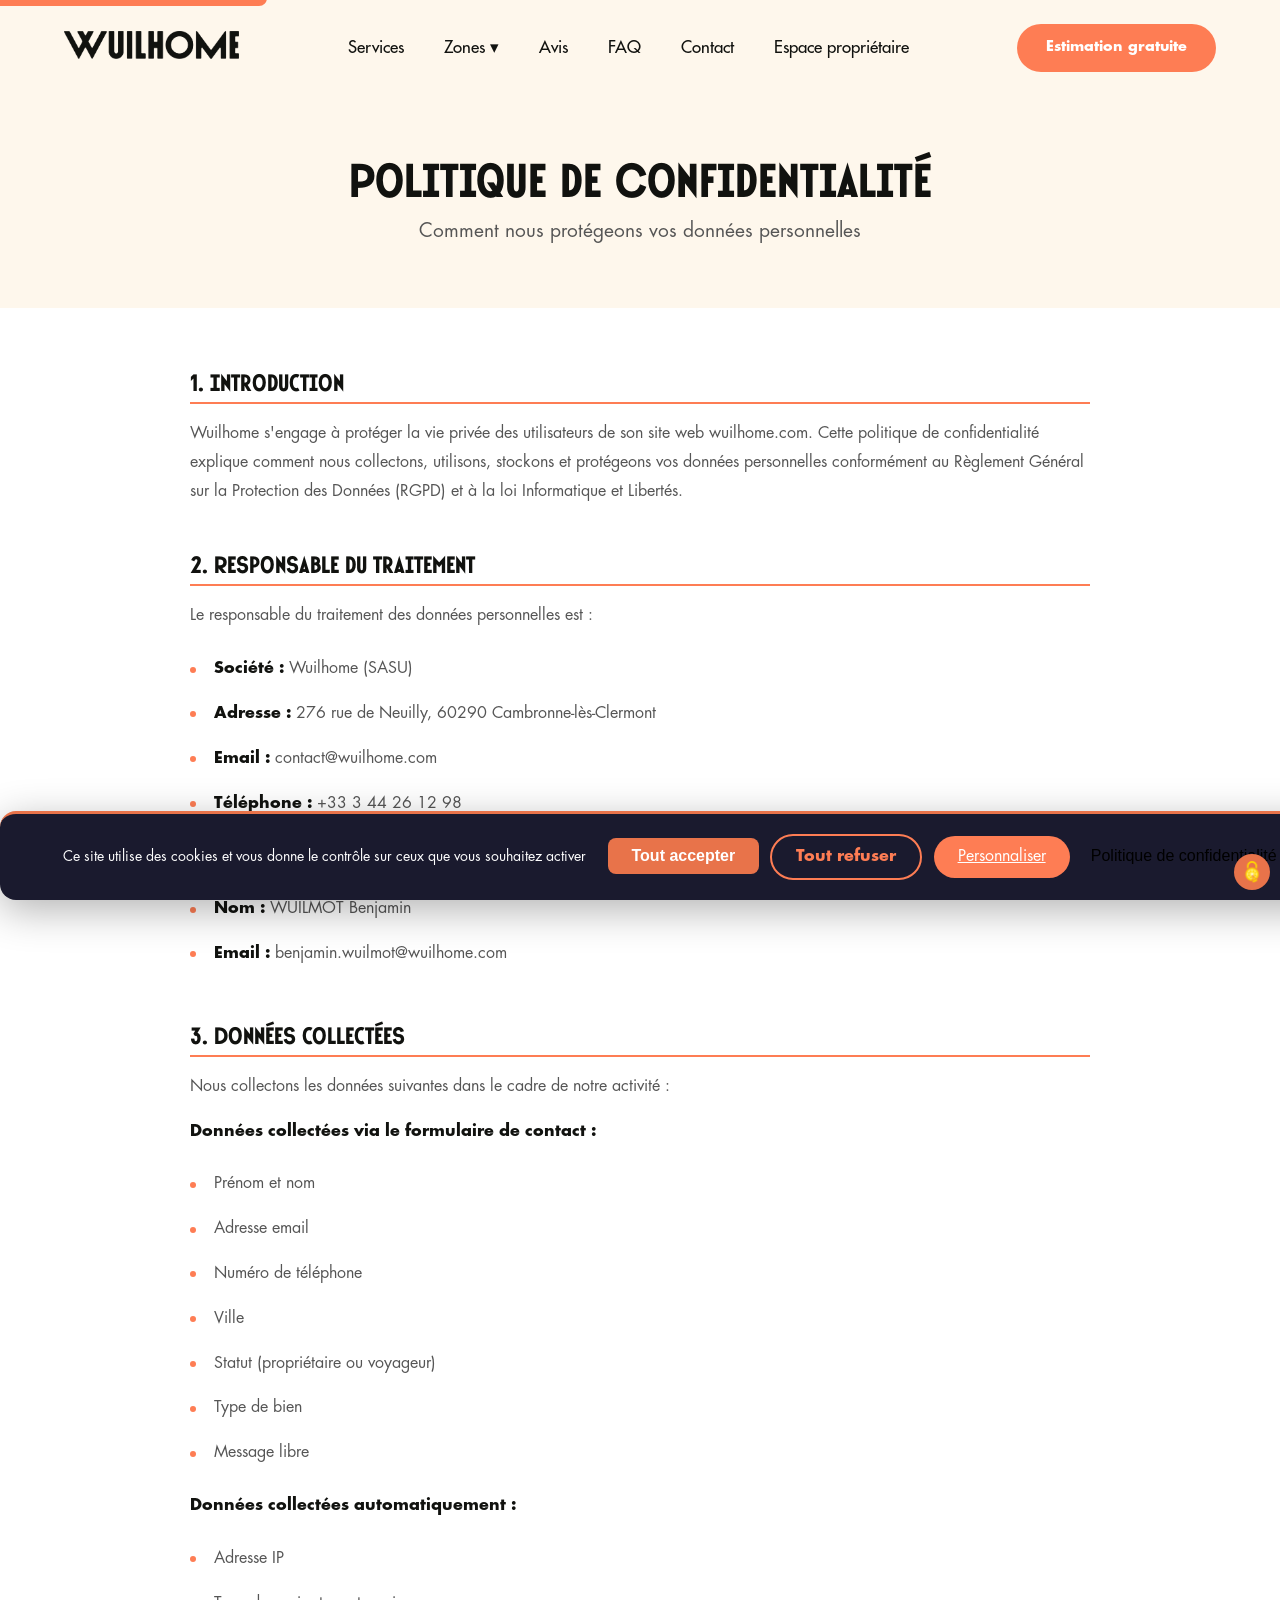
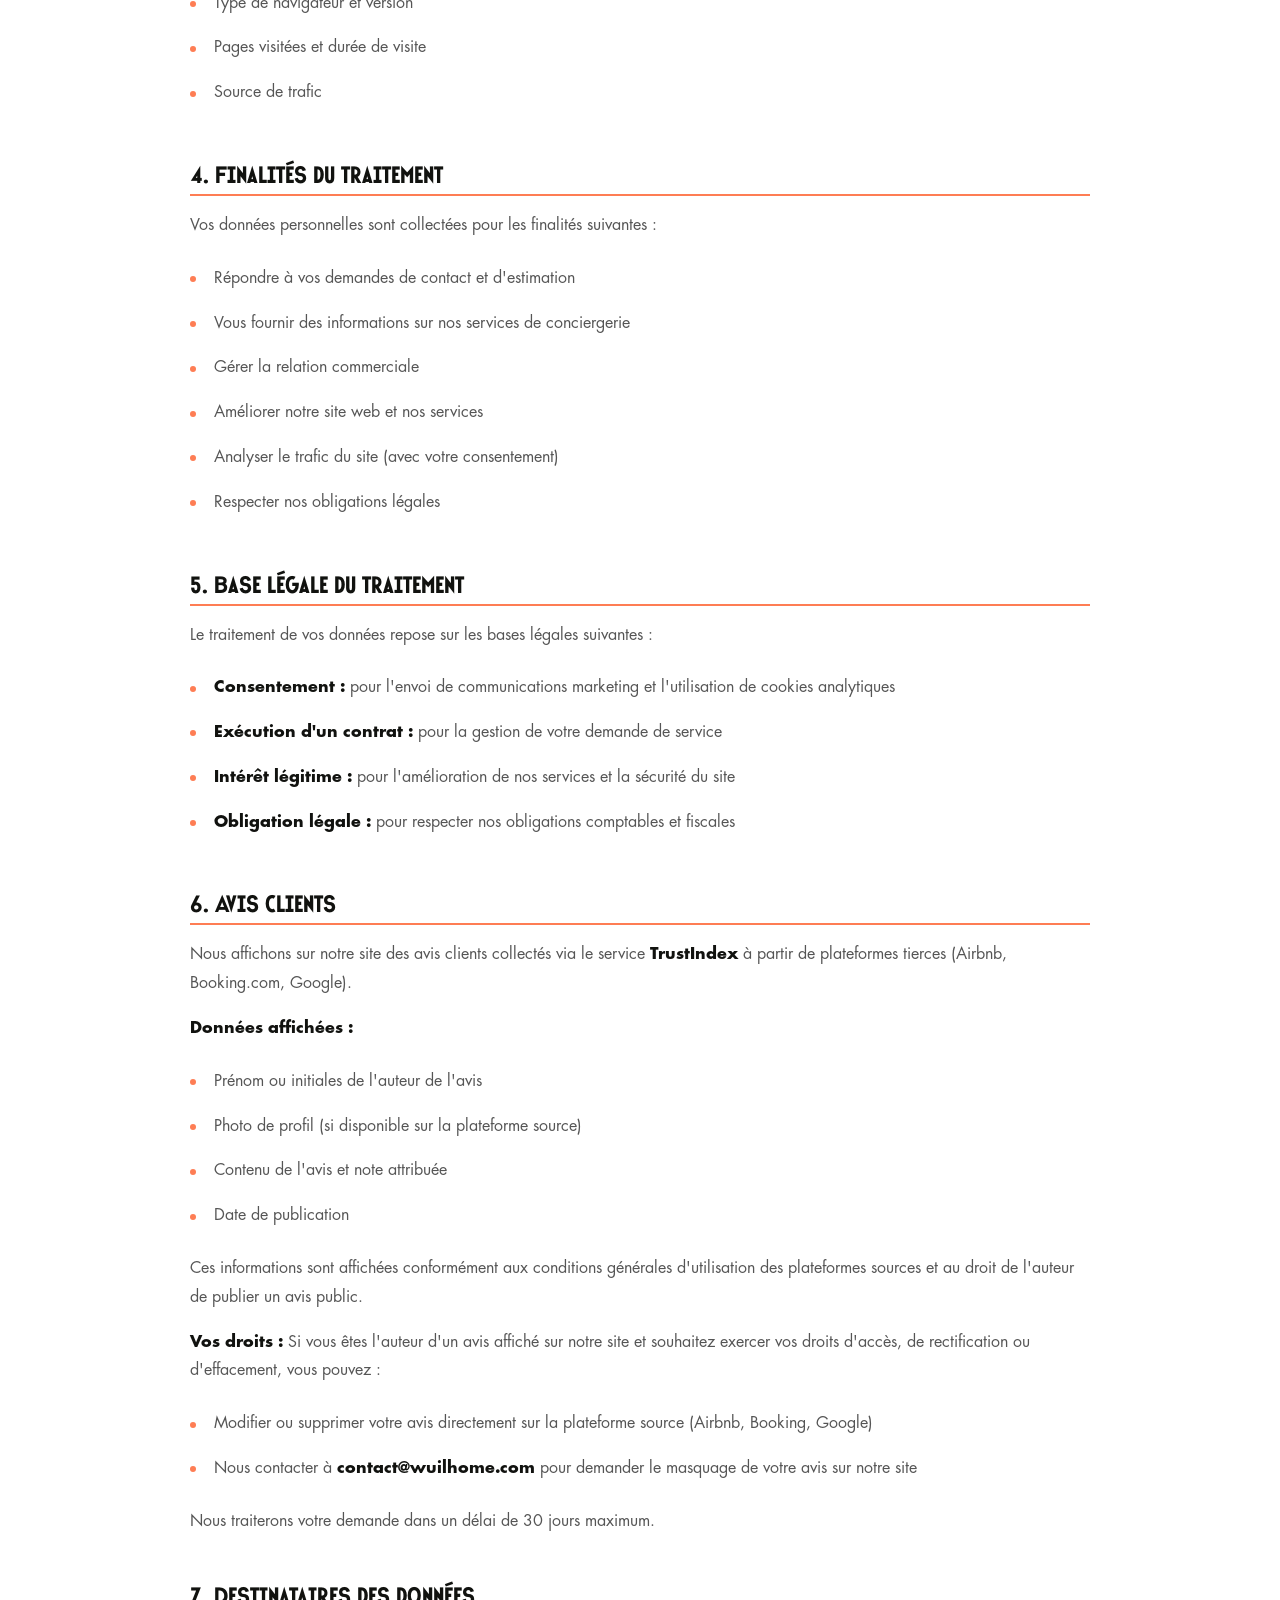
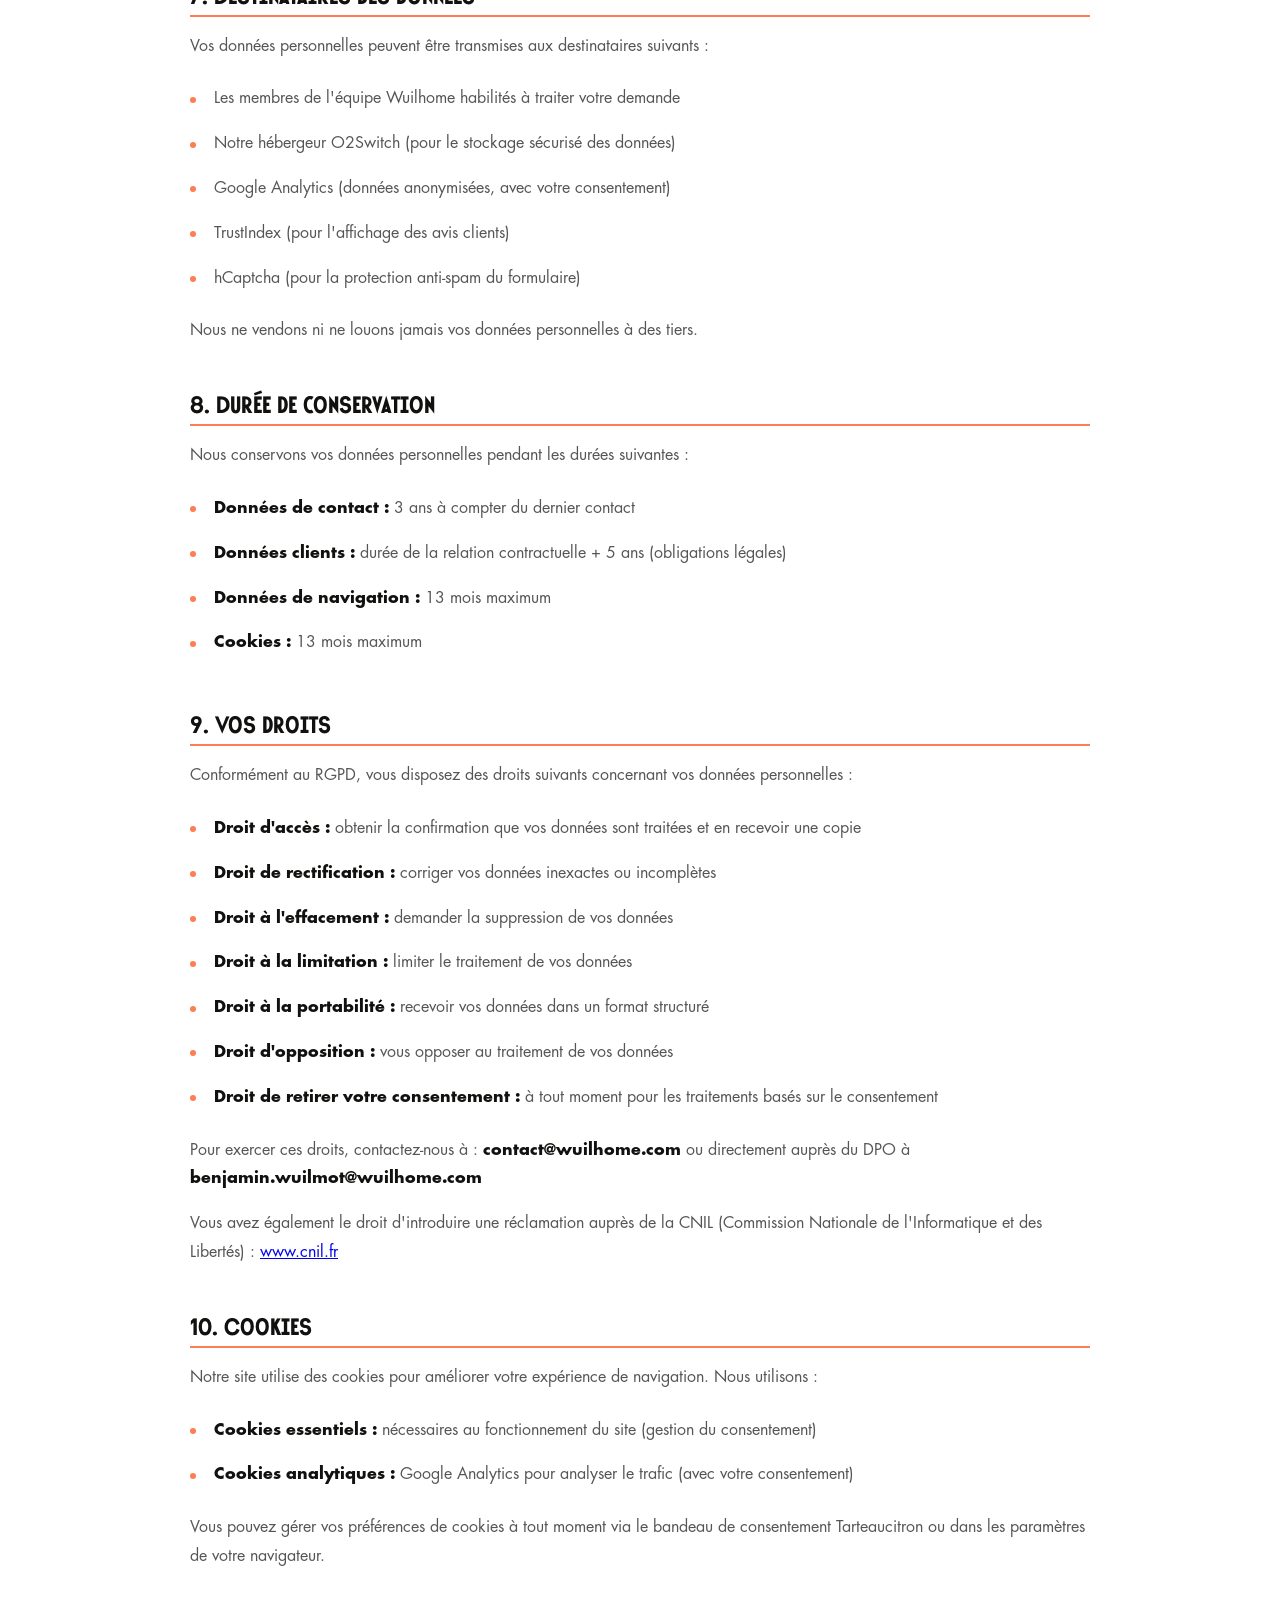
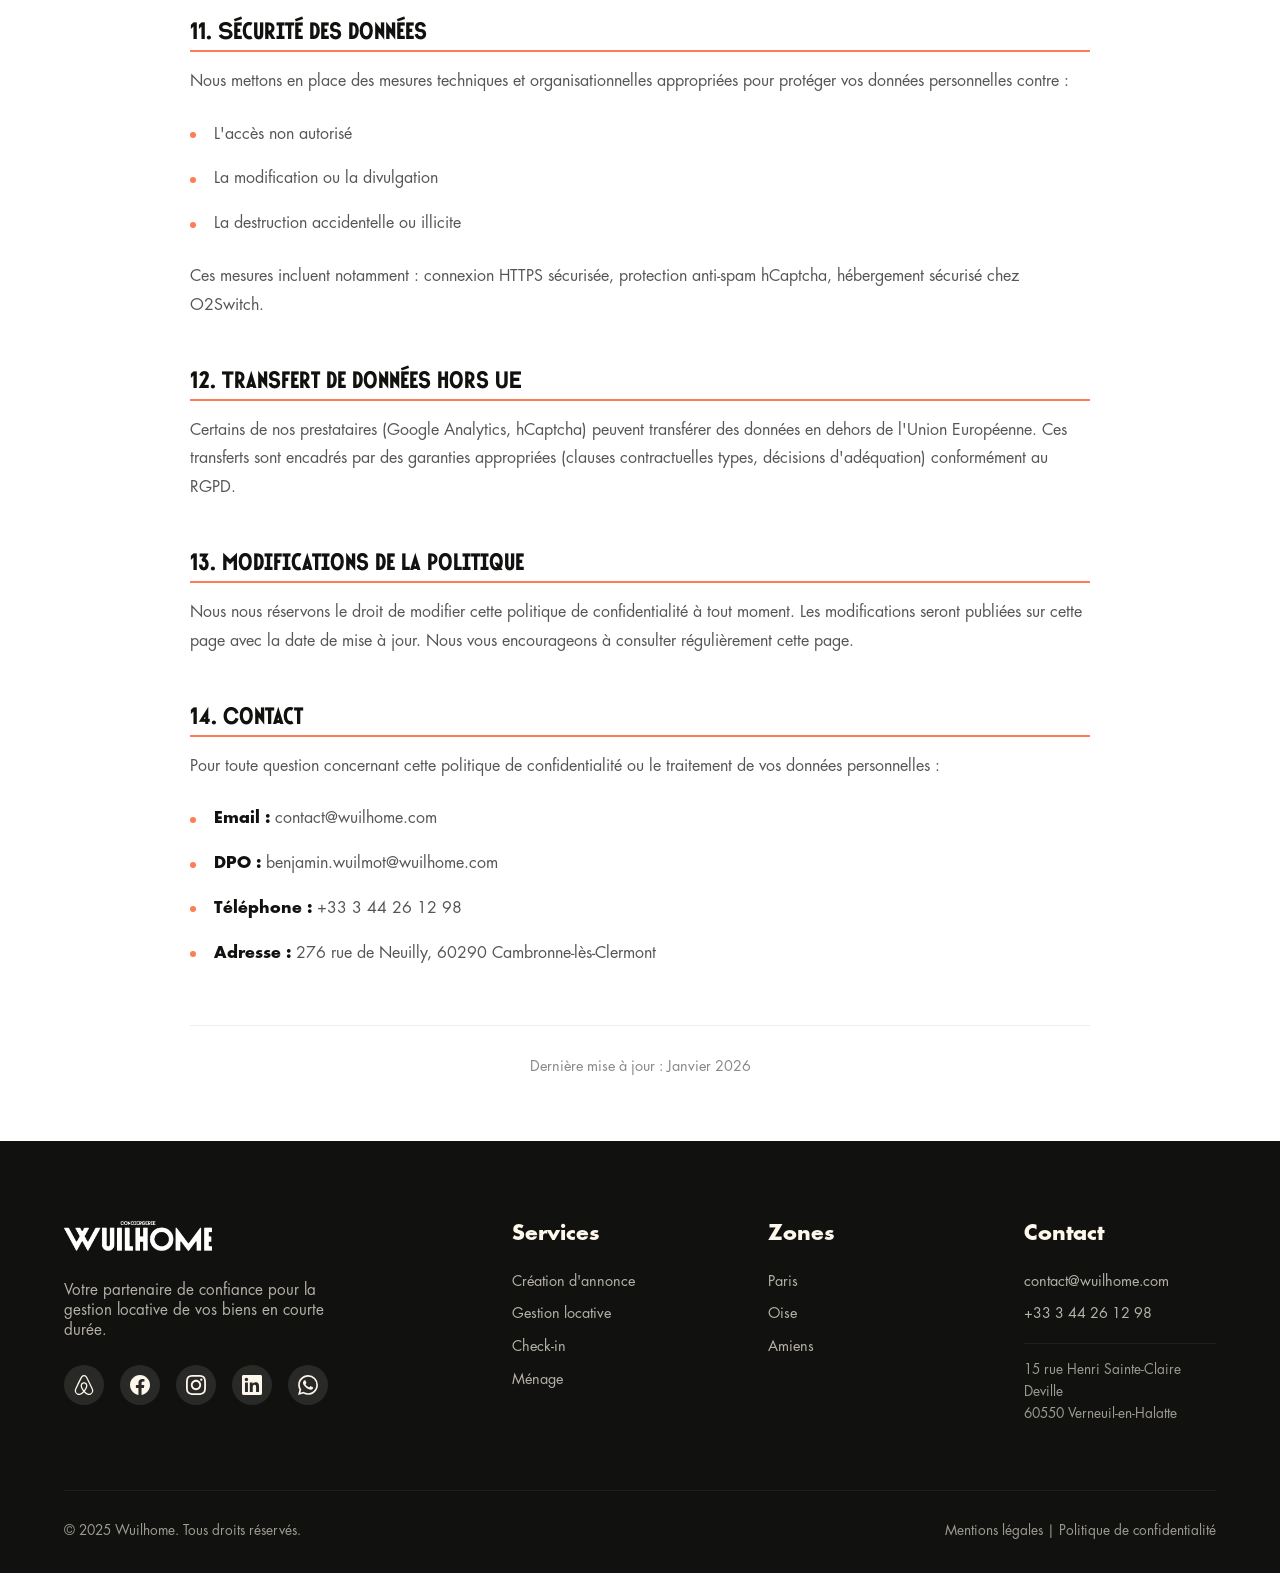
<file: politique-confidentialite/index.html>
<!DOCTYPE html>
<html lang="fr">
<head>
    <meta charset="UTF-8">
    <meta name="viewport" content="width=device-width, initial-scale=1.0">
    <meta name="description" content="Politique de confidentialité du site Wuilhome - Conciergerie Airbnb et Booking.">
    <meta name="robots" content="noindex, nofollow">
    <title>Politique de Confidentialité | Wuilhome</title>

    <!-- Favicon -->
    <link rel="icon" type="image/png" href="/favicon-96x96.png" sizes="96x96">
    <link rel="icon" type="image/svg+xml" href="/favicon.svg">
    <link rel="shortcut icon" href="/favicon.ico">
    <link rel="apple-touch-icon" sizes="180x180" href="/apple-touch-icon.png">
    <link rel="manifest" href="/site.webmanifest">
    <meta name="theme-color" content="#1E3A5F">

    <!-- Canonical -->
    <link rel="canonical" href="https://wuilhome.com/politique-confidentialite/">

    <!-- Google Consent Mode v2 -->
    <script>
    window.dataLayer = window.dataLayer || [];
    function gtag(){dataLayer.push(arguments);}
    gtag('consent', 'default', {
        'analytics_storage': 'denied',
        'ad_storage': 'denied',
        'ad_user_data': 'denied',
        'ad_personalization': 'denied',
        'functionality_storage': 'granted',
        'personalization_storage': 'denied',
        'security_storage': 'granted',
        'wait_for_update': 500
    });
    </script>
    <script src="/js/tarteaucitron.min.js"></script>
    <script>
    tarteaucitron.init({"privacyUrl":"https://wuilhome.com/politique-confidentialite/","bodyPosition":"bottom","hashtag":"#tarteaucitron","cookieName":"tarteaucitron","orientation":"bottom","groupServices":false,"obligatoryTimer":20,"showAlertSmall":false,"cookieslist":false,"closePopup":false,"showIcon":true,"iconPosition":"BottomRight","adblocker":false,"DenyAllCta":true,"AcceptAllCta":true,"highPrivacy":true,"alwaysNeedConsent":false,"handleBrowserDNTRequest":false,"removeCredit":false,"moreInfoLink":true,"useExternalCss":false,"useExternalJs":false,"readmoreLink":"https://wuilhome.com/politique-confidentialite/","mandatory":false,"mandatoryCta":false,"googleConsentMode":true});
    tarteaucitron.services.gtmConsent={"key":"gtmConsent","type":"api","name":"Google Tag Manager","uri":"https://policies.google.com/privacy","needConsent":true,"cookies":["_ga","_gid","_gat","_gcl_au"],"js":function(){gtag("consent","update",{"analytics_storage":"granted","ad_storage":"granted","ad_user_data":"granted","ad_personalization":"granted"});},"fallback":function(){gtag("consent","update",{"analytics_storage":"denied","ad_storage":"denied","ad_user_data":"denied","ad_personalization":"denied"});}};
    (tarteaucitron.job=tarteaucitron.job||[]).push("gtmConsent");
    </script>

    <!-- Google Tag Manager -->
    <script>(function(w,d,s,l,i){w[l]=w[l]||[];w[l].push({'gtm.start':
    new Date().getTime(),event:'gtm.js'});var f=d.getElementsByTagName(s)[0],
    j=d.createElement(s),dl=l!='dataLayer'?'&l='+l:'';j.async=true;j.src=
    'https://www.googletagmanager.com/gtm.js?id='+i+dl;f.parentNode.insertBefore(j,f);
    })(window,document,'script','dataLayer','GTM-5LK2LZ65');</script>
    <!-- End Google Tag Manager -->

    <link rel="stylesheet" href="../css/fonts.css">
    <link rel="stylesheet" href="../css/style.css">
    <link rel="stylesheet" href="../css/tarteaucitron-custom.css">
</head>
<body>
    <!-- Google Tag Manager (noscript) -->
    <noscript><iframe src="https://www.googletagmanager.com/ns.html?id=GTM-5LK2LZ65"
    height="0" width="0" style="display:none;visibility:hidden"></iframe></noscript>
    <!-- End Google Tag Manager (noscript) -->

    <!-- Skip link pour accessibilité -->
    <a href="#content" class="skip-link">Aller au contenu principal</a>

    <!-- Navigation -->
    <nav id="navbar">
        <a href="../" class="logo">
            <img src="../images/logo.webp" alt="Wuilhome - Conciergerie Airbnb et Booking">
        </a>
        <button class="hamburger" id="hamburger" aria-label="Menu" aria-expanded="false">
            <span class="hamburger-line"></span>
            <span class="hamburger-line"></span>
            <span class="hamburger-line"></span>
        </button>
        <ul class="nav-links">
            <li><a href="../#services">Services</a></li>
            <li class="dropdown">
                <a href="#">Zones ▾</a>
                <ul class="dropdown-menu">
                    <li><a href="../zones/paris/">Paris</a></li>
                    <li><a href="../zones/oise/">Oise</a></li>
                    <li><a href="../zones/amiens/">Amiens</a></li>
                </ul>
            </li>
            <li><a href="../avis/">Avis</a></li>
            <li><a href="../faq/">FAQ</a></li>
            <li><a href="../contact/">Contact</a></li>
            <li><a href="https://client.passpass.io" target="_blank">Espace propriétaire</a></li>
        </ul>
        <a href="../contact/" class="nav-cta">Estimation gratuite</a>
    </nav>

    <!-- Page Header -->
    <section class="page-header">
        <h1>Politique de Confidentialité</h1>
        <p>Comment nous protégeons vos données personnelles</p>
    </section>

    <!-- Legal Content -->
    <section class="legal-section" id="content">
        <div class="legal-container">
            <div class="legal-block">
                <h2>1. Introduction</h2>
                <p>Wuilhome s'engage à protéger la vie privée des utilisateurs de son site web wuilhome.com. Cette politique de confidentialité explique comment nous collectons, utilisons, stockons et protégeons vos données personnelles conformément au Règlement Général sur la Protection des Données (RGPD) et à la loi Informatique et Libertés.</p>
            </div>

            <div class="legal-block">
                <h2>2. Responsable du traitement</h2>
                <p>Le responsable du traitement des données personnelles est :</p>
                <ul>
                    <li><strong>Société :</strong> Wuilhome (SASU)</li>
                    <li><strong>Adresse :</strong> 276 rue de Neuilly, 60290 Cambronne-lès-Clermont</li>
                    <li><strong>Email :</strong> contact@wuilhome.com</li>
                    <li><strong>Téléphone :</strong> +33 3 44 26 12 98</li>
                </ul>
                <p><strong>Délégué à la Protection des Données (DPO) :</strong></p>
                <ul>
                    <li><strong>Nom :</strong> WUILMOT Benjamin</li>
                    <li><strong>Email :</strong> benjamin.wuilmot@wuilhome.com</li>
                </ul>
            </div>

            <div class="legal-block">
                <h2>3. Données collectées</h2>
                <p>Nous collectons les données suivantes dans le cadre de notre activité :</p>
                <p><strong>Données collectées via le formulaire de contact :</strong></p>
                <ul>
                    <li>Prénom et nom</li>
                    <li>Adresse email</li>
                    <li>Numéro de téléphone</li>
                    <li>Ville</li>
                    <li>Statut (propriétaire ou voyageur)</li>
                    <li>Type de bien</li>
                    <li>Message libre</li>
                </ul>
                <p><strong>Données collectées automatiquement :</strong></p>
                <ul>
                    <li>Adresse IP</li>
                    <li>Type de navigateur et version</li>
                    <li>Pages visitées et durée de visite</li>
                    <li>Source de trafic</li>
                </ul>
            </div>

            <div class="legal-block">
                <h2>4. Finalités du traitement</h2>
                <p>Vos données personnelles sont collectées pour les finalités suivantes :</p>
                <ul>
                    <li>Répondre à vos demandes de contact et d'estimation</li>
                    <li>Vous fournir des informations sur nos services de conciergerie</li>
                    <li>Gérer la relation commerciale</li>
                    <li>Améliorer notre site web et nos services</li>
                    <li>Analyser le trafic du site (avec votre consentement)</li>
                    <li>Respecter nos obligations légales</li>
                </ul>
            </div>

            <div class="legal-block">
                <h2>5. Base légale du traitement</h2>
                <p>Le traitement de vos données repose sur les bases légales suivantes :</p>
                <ul>
                    <li><strong>Consentement :</strong> pour l'envoi de communications marketing et l'utilisation de cookies analytiques</li>
                    <li><strong>Exécution d'un contrat :</strong> pour la gestion de votre demande de service</li>
                    <li><strong>Intérêt légitime :</strong> pour l'amélioration de nos services et la sécurité du site</li>
                    <li><strong>Obligation légale :</strong> pour respecter nos obligations comptables et fiscales</li>
                </ul>
            </div>

            <div class="legal-block">
                <h2>6. Avis clients</h2>
                <p>Nous affichons sur notre site des avis clients collectés via le service <strong>TrustIndex</strong> à partir de plateformes tierces (Airbnb, Booking.com, Google).</p>
                <p><strong>Données affichées :</strong></p>
                <ul>
                    <li>Prénom ou initiales de l'auteur de l'avis</li>
                    <li>Photo de profil (si disponible sur la plateforme source)</li>
                    <li>Contenu de l'avis et note attribuée</li>
                    <li>Date de publication</li>
                </ul>
                <p>Ces informations sont affichées conformément aux conditions générales d'utilisation des plateformes sources et au droit de l'auteur de publier un avis public.</p>
                <p><strong>Vos droits :</strong> Si vous êtes l'auteur d'un avis affiché sur notre site et souhaitez exercer vos droits d'accès, de rectification ou d'effacement, vous pouvez :</p>
                <ul>
                    <li>Modifier ou supprimer votre avis directement sur la plateforme source (Airbnb, Booking, Google)</li>
                    <li>Nous contacter à <strong>contact@wuilhome.com</strong> pour demander le masquage de votre avis sur notre site</li>
                </ul>
                <p>Nous traiterons votre demande dans un délai de 30 jours maximum.</p>
            </div>

            <div class="legal-block">
                <h2>7. Destinataires des données</h2>
                <p>Vos données personnelles peuvent être transmises aux destinataires suivants :</p>
                <ul>
                    <li>Les membres de l'équipe Wuilhome habilités à traiter votre demande</li>
                    <li>Notre hébergeur O2Switch (pour le stockage sécurisé des données)</li>
                    <li>Google Analytics (données anonymisées, avec votre consentement)</li>
                    <li>TrustIndex (pour l'affichage des avis clients)</li>
                    <li>hCaptcha (pour la protection anti-spam du formulaire)</li>
                </ul>
                <p>Nous ne vendons ni ne louons jamais vos données personnelles à des tiers.</p>
            </div>

            <div class="legal-block">
                <h2>8. Durée de conservation</h2>
                <p>Nous conservons vos données personnelles pendant les durées suivantes :</p>
                <ul>
                    <li><strong>Données de contact :</strong> 3 ans à compter du dernier contact</li>
                    <li><strong>Données clients :</strong> durée de la relation contractuelle + 5 ans (obligations légales)</li>
                    <li><strong>Données de navigation :</strong> 13 mois maximum</li>
                    <li><strong>Cookies :</strong> 13 mois maximum</li>
                </ul>
            </div>

            <div class="legal-block">
                <h2>9. Vos droits</h2>
                <p>Conformément au RGPD, vous disposez des droits suivants concernant vos données personnelles :</p>
                <ul>
                    <li><strong>Droit d'accès :</strong> obtenir la confirmation que vos données sont traitées et en recevoir une copie</li>
                    <li><strong>Droit de rectification :</strong> corriger vos données inexactes ou incomplètes</li>
                    <li><strong>Droit à l'effacement :</strong> demander la suppression de vos données</li>
                    <li><strong>Droit à la limitation :</strong> limiter le traitement de vos données</li>
                    <li><strong>Droit à la portabilité :</strong> recevoir vos données dans un format structuré</li>
                    <li><strong>Droit d'opposition :</strong> vous opposer au traitement de vos données</li>
                    <li><strong>Droit de retirer votre consentement :</strong> à tout moment pour les traitements basés sur le consentement</li>
                </ul>
                <p>Pour exercer ces droits, contactez-nous à : <strong>contact@wuilhome.com</strong> ou directement auprès du DPO à <strong>benjamin.wuilmot@wuilhome.com</strong></p>
                <p>Vous avez également le droit d'introduire une réclamation auprès de la CNIL (Commission Nationale de l'Informatique et des Libertés) : <a href="https://www.cnil.fr" target="_blank" rel="noopener noreferrer">www.cnil.fr</a></p>
            </div>

            <div class="legal-block">
                <h2>10. Cookies</h2>
                <p>Notre site utilise des cookies pour améliorer votre expérience de navigation. Nous utilisons :</p>
                <ul>
                    <li><strong>Cookies essentiels :</strong> nécessaires au fonctionnement du site (gestion du consentement)</li>
                    <li><strong>Cookies analytiques :</strong> Google Analytics pour analyser le trafic (avec votre consentement)</li>
                </ul>
                <p>Vous pouvez gérer vos préférences de cookies à tout moment via le bandeau de consentement Tarteaucitron ou dans les paramètres de votre navigateur.</p>
            </div>

            <div class="legal-block">
                <h2>11. Sécurité des données</h2>
                <p>Nous mettons en place des mesures techniques et organisationnelles appropriées pour protéger vos données personnelles contre :</p>
                <ul>
                    <li>L'accès non autorisé</li>
                    <li>La modification ou la divulgation</li>
                    <li>La destruction accidentelle ou illicite</li>
                </ul>
                <p>Ces mesures incluent notamment : connexion HTTPS sécurisée, protection anti-spam hCaptcha, hébergement sécurisé chez O2Switch.</p>
            </div>

            <div class="legal-block">
                <h2>12. Transfert de données hors UE</h2>
                <p>Certains de nos prestataires (Google Analytics, hCaptcha) peuvent transférer des données en dehors de l'Union Européenne. Ces transferts sont encadrés par des garanties appropriées (clauses contractuelles types, décisions d'adéquation) conformément au RGPD.</p>
            </div>

            <div class="legal-block">
                <h2>13. Modifications de la politique</h2>
                <p>Nous nous réservons le droit de modifier cette politique de confidentialité à tout moment. Les modifications seront publiées sur cette page avec la date de mise à jour. Nous vous encourageons à consulter régulièrement cette page.</p>
            </div>

            <div class="legal-block">
                <h2>14. Contact</h2>
                <p>Pour toute question concernant cette politique de confidentialité ou le traitement de vos données personnelles :</p>
                <ul>
                    <li><strong>Email :</strong> contact@wuilhome.com</li>
                    <li><strong>DPO :</strong> benjamin.wuilmot@wuilhome.com</li>
                    <li><strong>Téléphone :</strong> +33 3 44 26 12 98</li>
                    <li><strong>Adresse :</strong> 276 rue de Neuilly, 60290 Cambronne-lès-Clermont</li>
                </ul>
            </div>

            <p class="legal-update">Dernière mise à jour : Janvier 2026</p>
        </div>
    </section>

    <!-- Footer -->
    <footer>
        <div class="footer-content">
            <div class="footer-brand">
                <img src="../images/logo-footer.webp" alt="Logo Wuilhome - Gestion locative courte durée">
                <p>Votre partenaire de confiance pour la gestion locative de vos biens en courte durée.</p>
                <div class="footer-social">
                    <a href="https://www.airbnb.fr/users/show/209934555" target="_blank" rel="noopener noreferrer" aria-label="Airbnb">
                        <svg width="20" height="20" viewBox="0 0 64 64" fill="currentColor"><path d="M60.9 45.487l-.966-2.305-1.475-3.27-.062-.062a661.83 661.83 0 0 0-14.15-28.957l-.198-.384-1.524-3.073a18.4 18.4 0 0 0-2.305-3.52A10.35 10.35 0 0 0 32.027 0a10.76 10.76 0 0 0-8.203 3.84 22.1 22.1 0 0 0-2.305 3.52l-1.735 3.395c-4.956 9.615-9.74 19.342-14.163 28.957l-.062.124c-.384 1.053-.892 2.13-1.413 3.284-.322.702-.644 1.47-.966 2.305a14.4 14.4 0 0 0-.768 6.914 13.63 13.63 0 0 0 8.327 10.631 13.16 13.16 0 0 0 5.192 1.028 14.57 14.57 0 0 0 1.66-.124 16.93 16.93 0 0 0 6.406-2.18 32.44 32.44 0 0 0 7.943-6.666 33.62 33.62 0 0 0 7.943 6.666 16.92 16.92 0 0 0 6.406 2.18c.55.073 1.105.114 1.66.124 1.783.018 3.55-.332 5.192-1.028a13.63 13.63 0 0 0 8.327-10.631 12.11 12.11 0 0 0-.582-6.852zM32.026 48.82c-3.457-4.362-5.7-8.45-6.468-11.92-.314-1.277-.38-2.6-.198-3.903.127-.965.48-1.886 1.028-2.7a6.79 6.79 0 0 1 5.638-2.825c2.236-.086 4.362.974 5.638 2.813a6.17 6.17 0 0 1 1.028 2.69 10.3 10.3 0 0 1-.198 3.903c-.768 3.395-3 7.435-6.468 11.92zm25.562 3c-.5 3.337-2.7 6.166-5.836 7.435a9.7 9.7 0 0 1-4.857.706 12.6 12.6 0 0 1-4.87-1.66 29.91 29.91 0 0 1-7.298-6.195c4.225-5.192 6.8-9.913 7.757-14.163a16.11 16.11 0 0 0 .322-5.452c-.238-1.567-.832-3.06-1.735-4.362-2.062-2.942-5.453-4.666-9.045-4.597-3.572-.046-6.942 1.65-9.033 4.547-.903 1.303-1.497 2.794-1.735 4.362a13.31 13.31 0 0 0 .322 5.452c.966 4.225 3.593 9.033 7.757 14.225a28.79 28.79 0 0 1-7.298 6.195 12.6 12.6 0 0 1-4.882 1.71 10.26 10.26 0 0 1-4.87-.644C9.16 58.12 6.94 55.292 6.45 51.954a10.61 10.61 0 0 1 .582-4.956c.198-.644.508-1.24.83-2.044.446-1.028.966-2.12 1.475-3.2l.062-.124c4.424-9.54 9.157-19.28 14.1-28.772l.186-.458 1.536-2.95a14.05 14.05 0 0 1 1.846-2.838 6.73 6.73 0 0 1 10.247 0 13.87 13.87 0 0 1 1.747 2.813l1.536 2.95.186.384c4.87 9.553 9.628 19.28 14.04 28.834v.062c.508 1.028.966 2.18 1.475 3.2.322.768.644 1.413.83 2.044a10.81 10.81 0 0 1 .446 4.956z" fill-rule="evenodd"/></svg>
                    </a>
                    <a href="https://www.facebook.com/profile.php?id=61551430132736" target="_blank" rel="noopener noreferrer" aria-label="Facebook">
                        <svg width="20" height="20" viewBox="0 0 24 24" fill="currentColor"><path d="M24 12.073c0-6.627-5.373-12-12-12s-12 5.373-12 12c0 5.99 4.388 10.954 10.125 11.854v-8.385H7.078v-3.47h3.047V9.43c0-3.007 1.792-4.669 4.533-4.669 1.312 0 2.686.235 2.686.235v2.953H15.83c-1.491 0-1.956.925-1.956 1.874v2.25h3.328l-.532 3.47h-2.796v8.385C19.612 23.027 24 18.062 24 12.073z"/></svg>
                    </a>
                    <a href="https://www.instagram.com/wuilhome_conciergerie/" target="_blank" rel="noopener noreferrer" aria-label="Instagram">
                        <svg width="20" height="20" viewBox="0 0 24 24" fill="currentColor"><path d="M12 2.163c3.204 0 3.584.012 4.85.07 3.252.148 4.771 1.691 4.919 4.919.058 1.265.069 1.645.069 4.849 0 3.205-.012 3.584-.069 4.849-.149 3.225-1.664 4.771-4.919 4.919-1.266.058-1.644.07-4.85.07-3.204 0-3.584-.012-4.849-.07-3.26-.149-4.771-1.699-4.919-4.92-.058-1.265-.07-1.644-.07-4.849 0-3.204.013-3.583.07-4.849.149-3.227 1.664-4.771 4.919-4.919 1.266-.057 1.645-.069 4.849-.069zm0-2.163c-3.259 0-3.667.014-4.947.072-4.358.2-6.78 2.618-6.98 6.98-.059 1.281-.073 1.689-.073 4.948 0 3.259.014 3.668.072 4.948.2 4.358 2.618 6.78 6.98 6.98 1.281.058 1.689.072 4.948.072 3.259 0 3.668-.014 4.948-.072 4.354-.2 6.782-2.618 6.979-6.98.059-1.28.073-1.689.073-4.948 0-3.259-.014-3.667-.072-4.947-.196-4.354-2.617-6.78-6.979-6.98-1.281-.059-1.69-.073-4.949-.073zm0 5.838c-3.403 0-6.162 2.759-6.162 6.162s2.759 6.163 6.162 6.163 6.162-2.759 6.162-6.163c0-3.403-2.759-6.162-6.162-6.162zm0 10.162c-2.209 0-4-1.79-4-4 0-2.209 1.791-4 4-4s4 1.791 4 4c0 2.21-1.791 4-4 4zm6.406-11.845c-.796 0-1.441.645-1.441 1.44s.645 1.44 1.441 1.44c.795 0 1.439-.645 1.439-1.44s-.644-1.44-1.439-1.44z"/></svg>
                    </a>
                    <a href="https://www.linkedin.com/company/wuilhome/" target="_blank" rel="noopener noreferrer" aria-label="LinkedIn">
                        <svg width="20" height="20" viewBox="0 0 24 24" fill="currentColor"><path d="M20.447 20.452h-3.554v-5.569c0-1.328-.027-3.037-1.852-3.037-1.853 0-2.136 1.445-2.136 2.939v5.667H9.351V9h3.414v1.561h.046c.477-.9 1.637-1.85 3.37-1.85 3.601 0 4.267 2.37 4.267 5.455v6.286zM5.337 7.433c-1.144 0-2.063-.926-2.063-2.065 0-1.138.92-2.063 2.063-2.063 1.14 0 2.064.925 2.064 2.063 0 1.139-.925 2.065-2.064 2.065zm1.782 13.019H3.555V9h3.564v11.452zM22.225 0H1.771C.792 0 0 .774 0 1.729v20.542C0 23.227.792 24 1.771 24h20.451C23.2 24 24 23.227 24 22.271V1.729C24 .774 23.2 0 22.222 0h.003z"/></svg>
                    </a>
                    <a href="https://api.whatsapp.com/send?phone=%2B33766007020" target="_blank" rel="noopener noreferrer" aria-label="WhatsApp">
                        <svg width="20" height="20" viewBox="0 0 24 24" fill="currentColor"><path d="M17.472 14.382c-.297-.149-1.758-.867-2.03-.967-.273-.099-.471-.148-.67.15-.197.297-.767.966-.94 1.164-.173.199-.347.223-.644.075-.297-.15-1.255-.463-2.39-1.475-.883-.788-1.48-1.761-1.653-2.059-.173-.297-.018-.458.13-.606.134-.133.298-.347.446-.52.149-.174.198-.298.298-.497.099-.198.05-.371-.025-.52-.075-.149-.669-1.612-.916-2.207-.242-.579-.487-.5-.669-.51-.173-.008-.371-.01-.57-.01-.198 0-.52.074-.792.372-.272.297-1.04 1.016-1.04 2.479 0 1.462 1.065 2.875 1.213 3.074.149.198 2.096 3.2 5.077 4.487.709.306 1.262.489 1.694.625.712.227 1.36.195 1.871.118.571-.085 1.758-.719 2.006-1.413.248-.694.248-1.289.173-1.413-.074-.124-.272-.198-.57-.347m-5.421 7.403h-.004a9.87 9.87 0 01-5.031-1.378l-.361-.214-3.741.982.998-3.648-.235-.374a9.86 9.86 0 01-1.51-5.26c.001-5.45 4.436-9.884 9.888-9.884 2.64 0 5.122 1.03 6.988 2.898a9.825 9.825 0 012.893 6.994c-.003 5.45-4.437 9.884-9.885 9.884m8.413-18.297A11.815 11.815 0 0012.05 0C5.495 0 .16 5.335.157 11.892c0 2.096.547 4.142 1.588 5.945L.057 24l6.305-1.654a11.882 11.882 0 005.683 1.448h.005c6.554 0 11.89-5.335 11.893-11.893a11.821 11.821 0 00-3.48-8.413z"/></svg>
                    </a>
                </div>
            </div>
            <div class="footer-links">
                <h4>Services</h4>
                <ul>
                    <li><a href="../#services">Création d'annonce</a></li>
                    <li><a href="../#services">Gestion locative</a></li>
                    <li><a href="../#services">Check-in</a></li>
                    <li><a href="../#services">Ménage</a></li>
                </ul>
            </div>
            <div class="footer-links">
                <h4>Zones</h4>
                <ul>
                    <li><a href="../zones/paris/">Paris</a></li>
                    <li><a href="../zones/oise/">Oise</a></li>
                    <li><a href="../zones/amiens/">Amiens</a></li>
                </ul>
            </div>
            <div class="footer-links">
                <h4>Contact</h4>
                <ul>
                    <li><a href="mailto:contact@wuilhome.com">contact@wuilhome.com</a></li>
                    <li><a href="tel:+33344261298">+33 3 44 26 12 98</a></li>
                </ul>
                <p class="footer-address">15 rue Henri Sainte-Claire Deville<br>60550 Verneuil-en-Halatte</p>
            </div>
        </div>
        <div class="footer-bottom">
            <span>&copy; 2025 Wuilhome. Tous droits réservés.</span>
            <span><a href="../mentions-legales/">Mentions légales</a> | <a href="../politique-confidentialite/">Politique de confidentialité</a></span>
        </div>
    </footer>

    <script src="../js/main.js"></script>
</body>
</html>
</file>
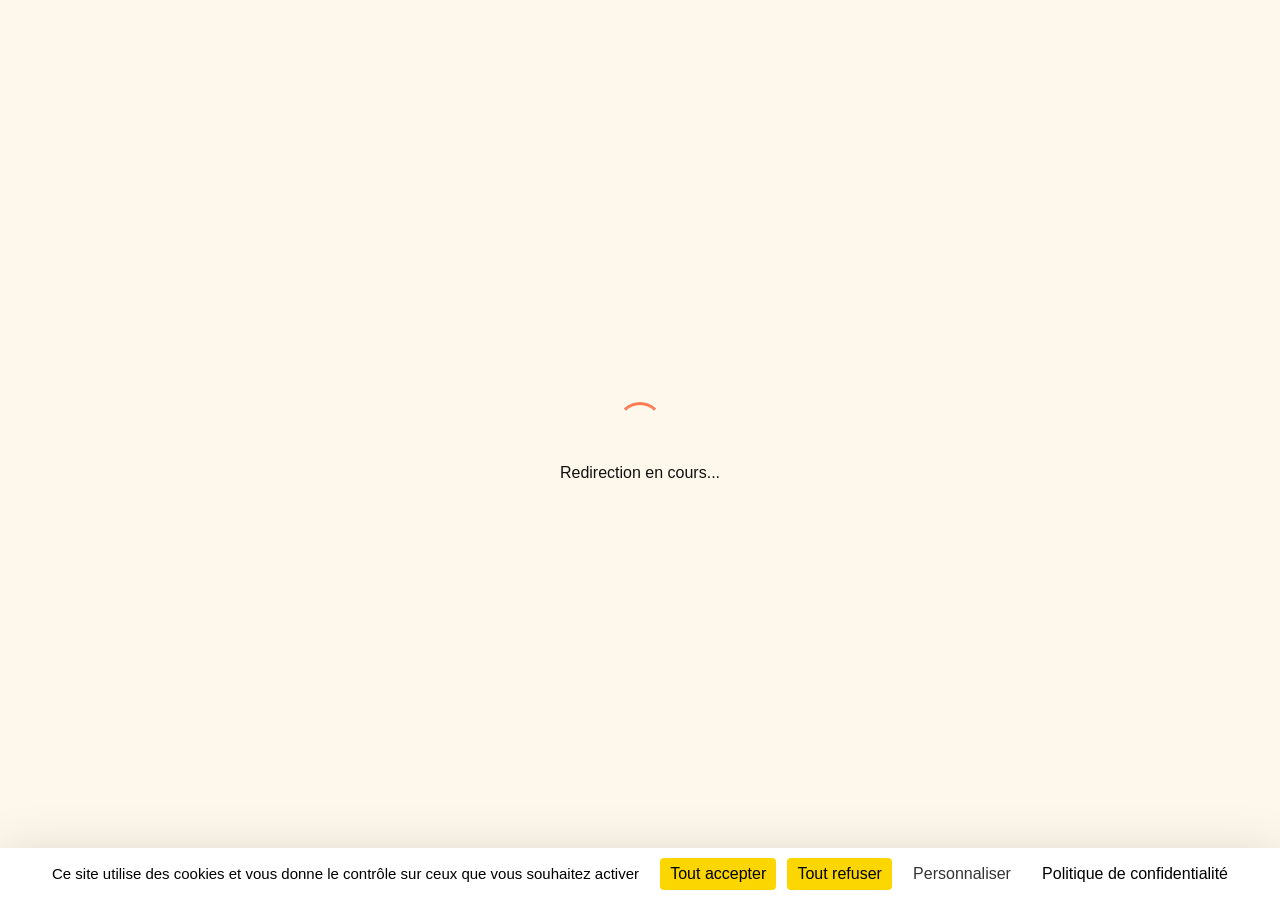
<file: qr/index.html>
<!DOCTYPE html>
<html lang="fr">
<head>
    <meta charset="utf-8">
    <meta name="viewport" content="width=device-width, initial-scale=1.0">
    <title>Redirection - Wuilhome</title>

    <!-- Favicon -->
    <link rel="icon" type="image/png" href="/favicon-96x96.png" sizes="96x96">
    <link rel="icon" type="image/svg+xml" href="/favicon.svg">
    <link rel="shortcut icon" href="/favicon.ico">
    <link rel="apple-touch-icon" sizes="180x180" href="/apple-touch-icon.png">
    <link rel="manifest" href="/site.webmanifest">
    <meta name="theme-color" content="#1E3A5F">

    <!-- Google Consent Mode v2 -->
    <script>
    window.dataLayer = window.dataLayer || [];
    function gtag(){dataLayer.push(arguments);}
    gtag('consent', 'default', {
        'analytics_storage': 'denied',
        'ad_storage': 'denied',
        'ad_user_data': 'denied',
        'ad_personalization': 'denied',
        'functionality_storage': 'granted',
        'personalization_storage': 'denied',
        'security_storage': 'granted',
        'wait_for_update': 500
    });
    </script>
    <script src="/js/tarteaucitron.min.js"></script>
    <script>
    tarteaucitron.init({"privacyUrl":"https://wuilhome.com/politique-confidentialite/","bodyPosition":"bottom","hashtag":"#tarteaucitron","cookieName":"tarteaucitron","orientation":"bottom","groupServices":false,"obligatoryTimer":20,"showAlertSmall":false,"cookieslist":false,"closePopup":false,"showIcon":true,"iconPosition":"BottomRight","adblocker":false,"DenyAllCta":true,"AcceptAllCta":true,"highPrivacy":true,"alwaysNeedConsent":false,"handleBrowserDNTRequest":false,"removeCredit":false,"moreInfoLink":true,"useExternalCss":false,"useExternalJs":false,"readmoreLink":"https://wuilhome.com/politique-confidentialite/","mandatory":false,"mandatoryCta":false,"googleConsentMode":true});
    tarteaucitron.services.gtmConsent={"key":"gtmConsent","type":"api","name":"Google Tag Manager","uri":"https://policies.google.com/privacy","needConsent":true,"cookies":["_ga","_gid","_gat","_gcl_au"],"js":function(){gtag("consent","update",{"analytics_storage":"granted","ad_storage":"granted","ad_user_data":"granted","ad_personalization":"granted"});},"fallback":function(){gtag("consent","update",{"analytics_storage":"denied","ad_storage":"denied","ad_user_data":"denied","ad_personalization":"denied"});}};
    (tarteaucitron.job=tarteaucitron.job||[]).push("gtmConsent");
    </script>

    <!-- Google Tag Manager -->
    <script>(function(w,d,s,l,i){w[l]=w[l]||[];w[l].push({'gtm.start':
    new Date().getTime(),event:'gtm.js'});var f=d.getElementsByTagName(s)[0],
    j=d.createElement(s),dl=l!='dataLayer'?'&l='+l:'';j.async=true;j.src=
    'https://www.googletagmanager.com/gtm.js?id='+i+dl;f.parentNode.insertBefore(j,f);
    })(window,document,'script','dataLayer','GTM-5LK2LZ65');</script>
    <!-- End Google Tag Manager -->

    <!-- QR code scan tracking + redirection -->
    <script>
        const DESTINATION_URL = "https://wuilhome.com";
        window.dataLayer = window.dataLayer || [];
        window.dataLayer.push({
            'event': 'qr_code_scan',
            'event_category': 'engagement',
            'event_label': 'qr_redirect'
        });
        // Laisser le temps à GTM d'envoyer l'événement avant la redirection
        setTimeout(() => {
            window.location.href = DESTINATION_URL;
        }, 1500);
    </script>

    <style>
        body {
            font-family: 'Futura', sans-serif;
            background-color: #FEF7EC;
            display: flex;
            justify-content: center;
            align-items: center;
            height: 100vh;
            margin: 0;
        }
        .loader {
            text-align: center;
            color: #11120F;
        }
        .spinner {
            width: 40px;
            height: 40px;
            border: 3px solid #FEF7EC;
            border-top-color: #FE7D54;
            border-radius: 50%;
            animation: spin 1s linear infinite;
            margin: 0 auto 1rem;
        }
        @keyframes spin {
            to { transform: rotate(360deg); }
        }
    </style>
</head>
<body>
    <div class="loader">
        <div class="spinner"></div>
        <p>Redirection en cours...</p>
    </div>
</body>
</html>
</file>
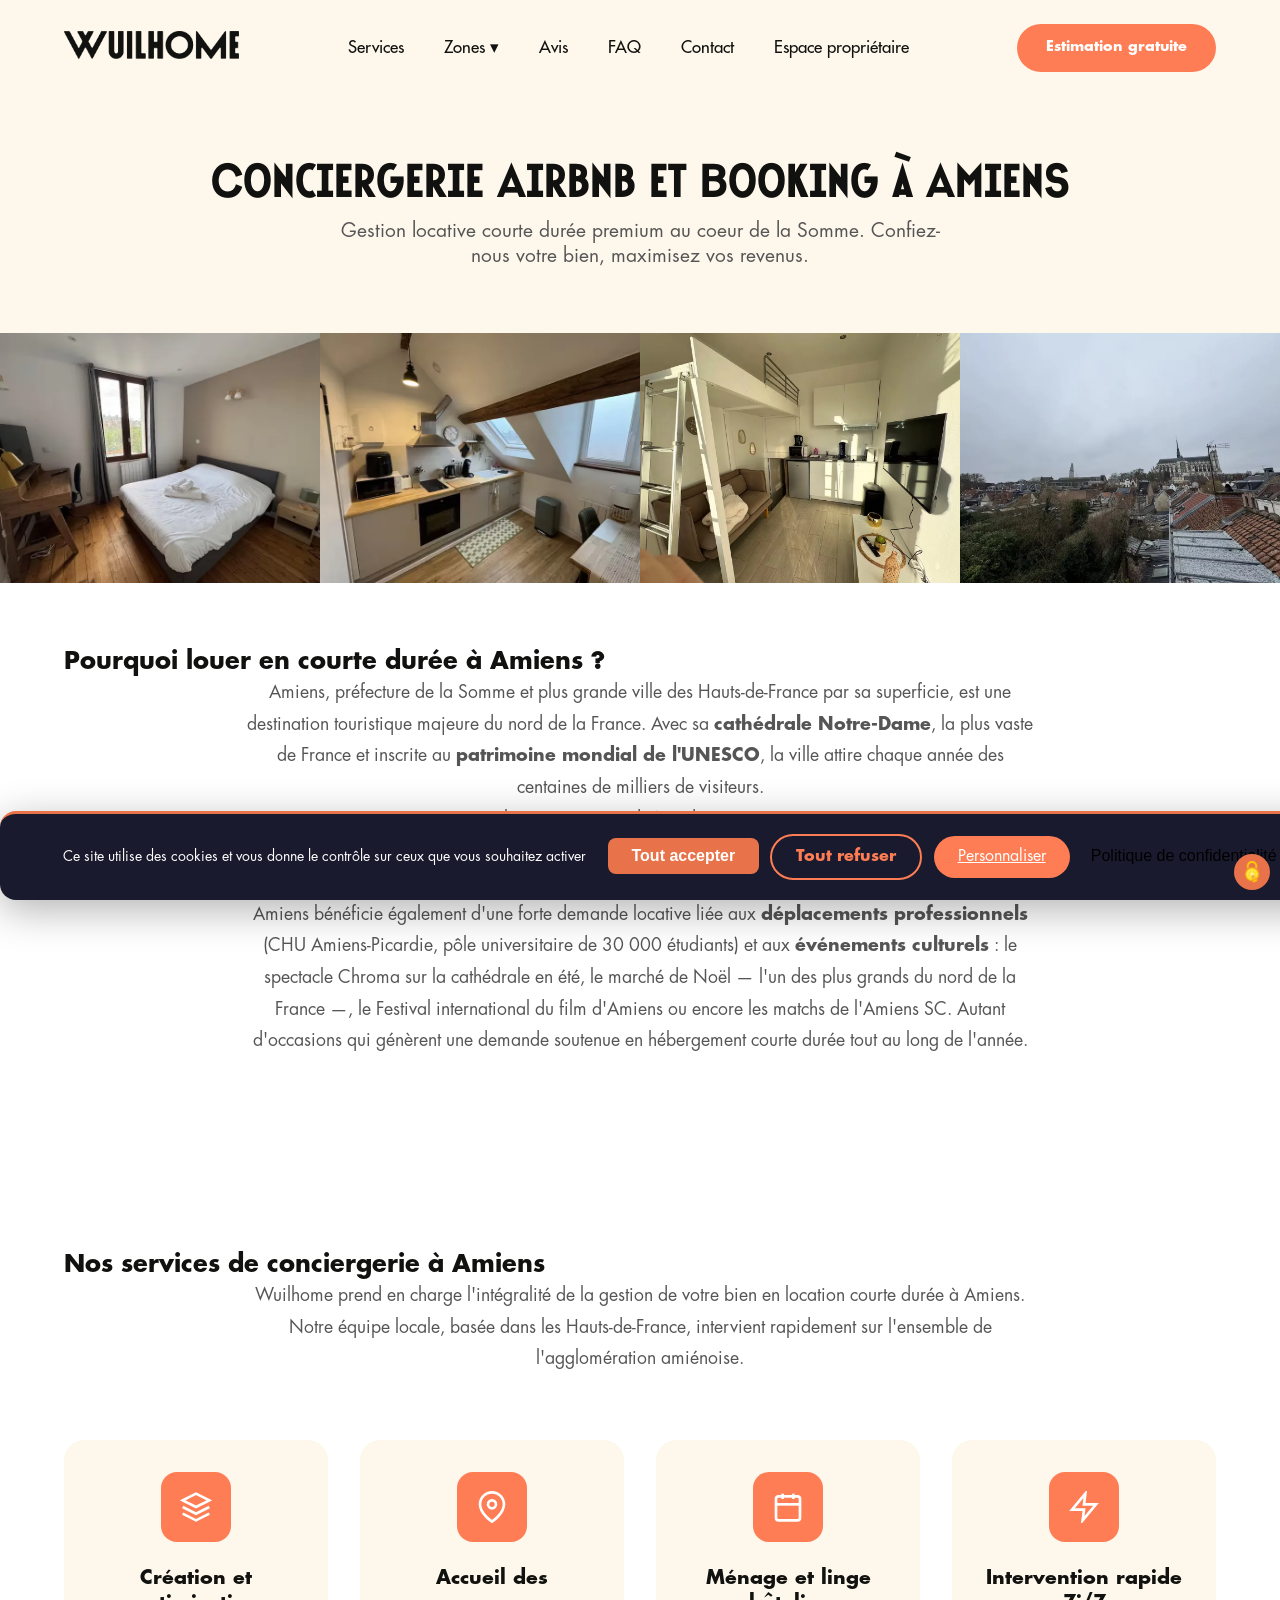
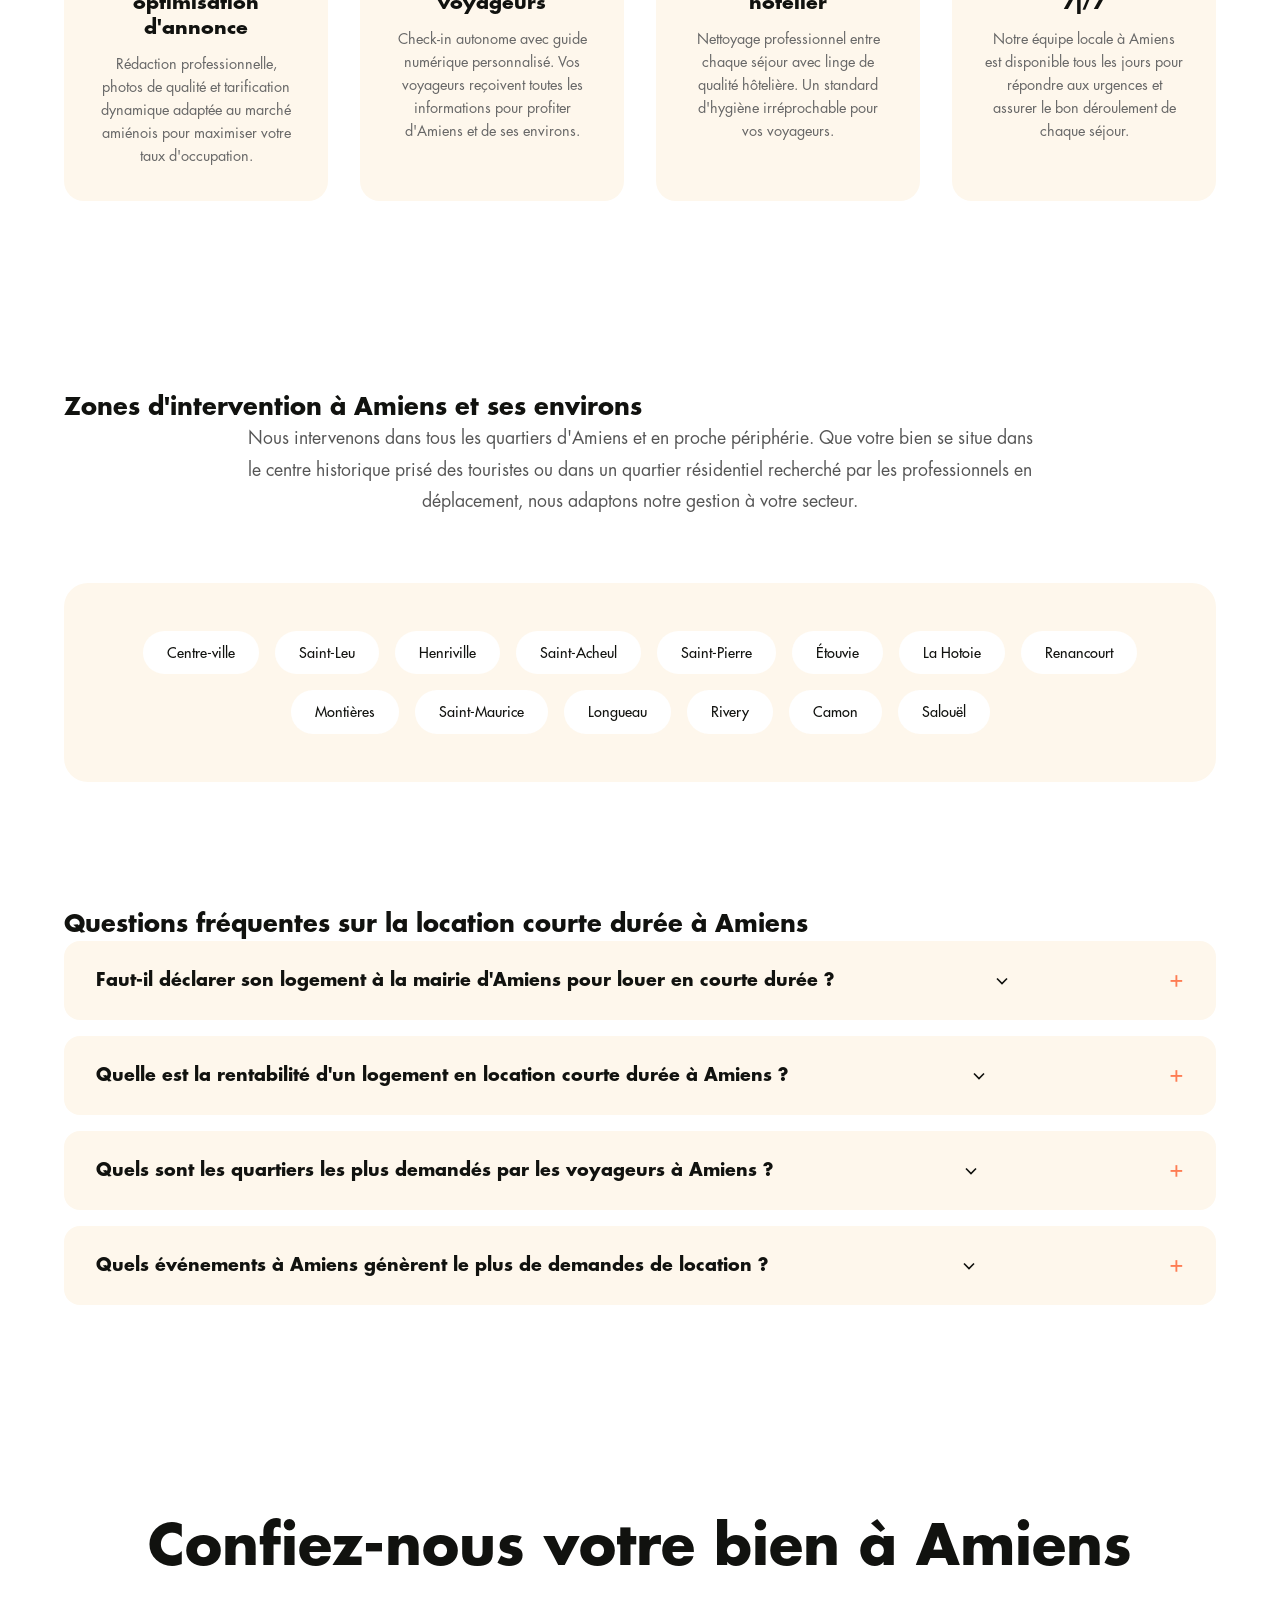
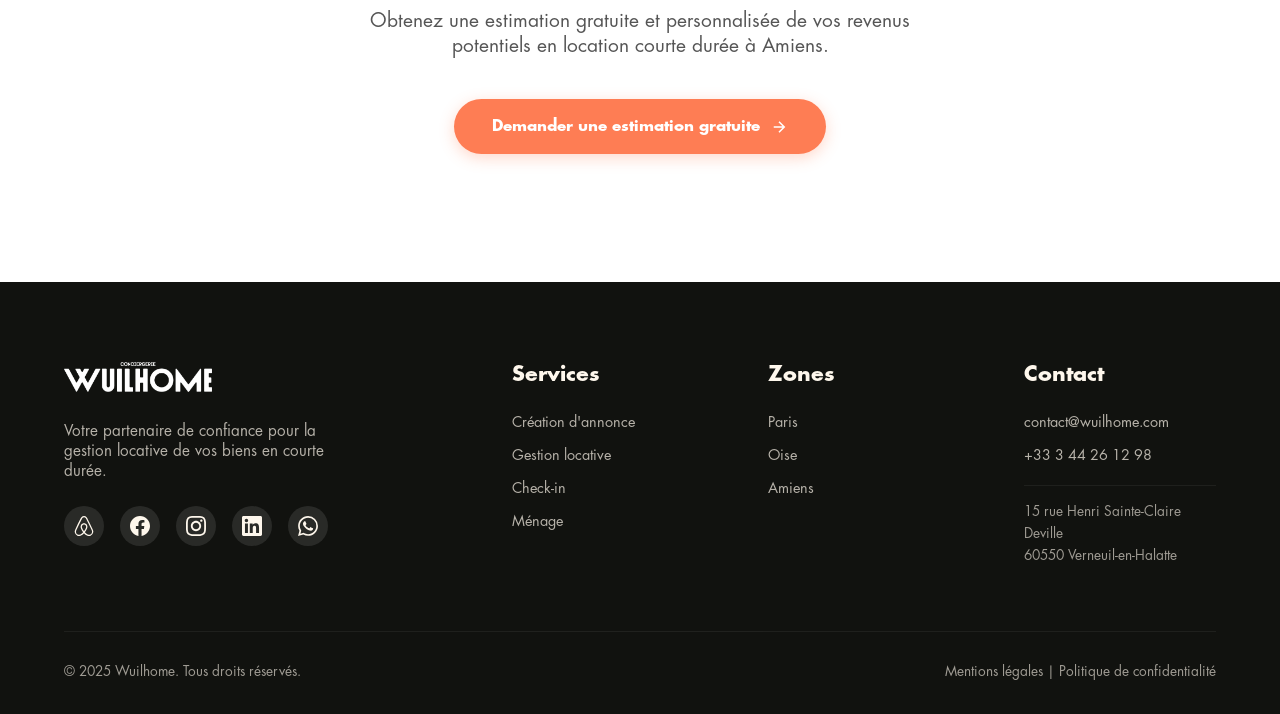
<file: zones/amiens/index.html>
<!DOCTYPE html>
<html lang="fr">
<head>
    <meta charset="UTF-8">
    <meta name="viewport" content="width=device-width, initial-scale=1.0">
    <meta name="description" content="Conciergerie Airbnb et Booking à Amiens - Gestion locative courte durée premium. Cathédrale UNESCO, quartier Saint-Leu, Hortillonnages. Estimation gratuite.">
    <meta name="keywords" content="conciergerie Amiens, location courte durée Amiens, Airbnb Amiens, gestion locative Amiens, conciergerie Airbnb Amiens, Booking Amiens, Somme">
    <title>Conciergerie Airbnb et Booking Amiens | Gestion Locative Courte Durée - Wuilhome</title>

    <!-- Favicon -->
    <link rel="icon" type="image/png" href="/favicon-96x96.png" sizes="96x96">
    <link rel="icon" type="image/svg+xml" href="/favicon.svg">
    <link rel="shortcut icon" href="/favicon.ico">
    <link rel="apple-touch-icon" sizes="180x180" href="/apple-touch-icon.png">
    <link rel="manifest" href="/site.webmanifest">
    <meta name="theme-color" content="#1E3A5F">

    <!-- Canonical -->
    <link rel="canonical" href="https://wuilhome.com/zones/amiens/">

    <!-- Open Graph -->
    <meta property="og:type" content="website">
    <meta property="og:url" content="https://wuilhome.com/zones/amiens/">
    <meta property="og:title" content="Conciergerie Airbnb et Booking Amiens | Gestion Locative Courte Durée - Wuilhome">
    <meta property="og:description" content="Conciergerie Airbnb et Booking à Amiens. Gestion locative courte durée premium : cathédrale UNESCO, Saint-Leu, Hortillonnages. Estimation gratuite.">
    <meta property="og:image" content="https://wuilhome.com/images/og-image.webp">
    <meta property="og:locale" content="fr_FR">
    <meta property="og:site_name" content="Wuilhome">

    <!-- Twitter Card -->
    <meta name="twitter:card" content="summary_large_image">
    <meta name="twitter:title" content="Conciergerie Airbnb et Booking Amiens | Wuilhome">
    <meta name="twitter:description" content="Gestion locative premium au centre-ville et en périphérie d'Amiens.">
    <meta name="twitter:image" content="https://wuilhome.com/images/og-image.webp">

    <!-- Google Consent Mode v2 -->
    <script>
    window.dataLayer = window.dataLayer || [];
    function gtag(){dataLayer.push(arguments);}
    gtag('consent', 'default', {
        'analytics_storage': 'denied',
        'ad_storage': 'denied',
        'ad_user_data': 'denied',
        'ad_personalization': 'denied',
        'functionality_storage': 'granted',
        'personalization_storage': 'denied',
        'security_storage': 'granted',
        'wait_for_update': 500
    });
    </script>
    <script src="/js/tarteaucitron.min.js"></script>
    <script>
    tarteaucitron.init({"privacyUrl":"https://wuilhome.com/politique-confidentialite/","bodyPosition":"bottom","hashtag":"#tarteaucitron","cookieName":"tarteaucitron","orientation":"bottom","groupServices":false,"obligatoryTimer":20,"showAlertSmall":false,"cookieslist":false,"closePopup":false,"showIcon":true,"iconPosition":"BottomRight","adblocker":false,"DenyAllCta":true,"AcceptAllCta":true,"highPrivacy":true,"alwaysNeedConsent":false,"handleBrowserDNTRequest":false,"removeCredit":false,"moreInfoLink":true,"useExternalCss":false,"useExternalJs":false,"readmoreLink":"https://wuilhome.com/politique-confidentialite/","mandatory":false,"mandatoryCta":false,"googleConsentMode":true});
    tarteaucitron.services.gtmConsent={"key":"gtmConsent","type":"api","name":"Google Tag Manager","uri":"https://policies.google.com/privacy","needConsent":true,"cookies":["_ga","_gid","_gat","_gcl_au"],"js":function(){gtag("consent","update",{"analytics_storage":"granted","ad_storage":"granted","ad_user_data":"granted","ad_personalization":"granted"});},"fallback":function(){gtag("consent","update",{"analytics_storage":"denied","ad_storage":"denied","ad_user_data":"denied","ad_personalization":"denied"});}};
    (tarteaucitron.job=tarteaucitron.job||[]).push("gtmConsent");
    </script>

    <!-- Google Tag Manager -->
    <script>(function(w,d,s,l,i){w[l]=w[l]||[];w[l].push({'gtm.start':
    new Date().getTime(),event:'gtm.js'});var f=d.getElementsByTagName(s)[0],
    j=d.createElement(s),dl=l!='dataLayer'?'&l='+l:'';j.async=true;j.src=
    'https://www.googletagmanager.com/gtm.js?id='+i+dl;f.parentNode.insertBefore(j,f);
    })(window,document,'script','dataLayer','GTM-5LK2LZ65');</script>
    <!-- End Google Tag Manager -->

    <link rel="stylesheet" href="../../css/fonts.css">
    <link rel="stylesheet" href="../../css/style.css">
    <link rel="stylesheet" href="../../css/tarteaucitron-custom.css">
</head>
<body>
    <!-- Google Tag Manager (noscript) -->
    <noscript><iframe src="https://www.googletagmanager.com/ns.html?id=GTM-5LK2LZ65"
    height="0" width="0" style="display:none;visibility:hidden"></iframe></noscript>
    <!-- End Google Tag Manager (noscript) -->

    <!-- Navigation -->
    <nav id="navbar">
        <a href="../../" class="logo">
            <img src="../../images/logo.webp" alt="Wuilhome - Conciergerie Airbnb et Booking">
        </a>
        <button class="hamburger" id="hamburger" aria-label="Menu" aria-expanded="false">
            <span class="hamburger-line"></span>
            <span class="hamburger-line"></span>
            <span class="hamburger-line"></span>
        </button>
        <ul class="nav-links">
            <li><a href="../../#services">Services</a></li>
            <li class="dropdown">
                <a href="#">Zones ▾</a>
                <ul class="dropdown-menu">
                    <li><a href="../paris/">Paris</a></li>
                    <li><a href="../oise/">Oise</a></li>
                    <li><a href="../amiens/">Amiens</a></li>
                </ul>
            </li>
            <li><a href="../../avis/">Avis</a></li>
            <li><a href="../../faq/">FAQ</a></li>
            <li><a href="../../contact/">Contact</a></li>
            <li><a href="https://client.passpass.io" target="_blank">Espace propriétaire</a></li>
        </ul>
        <a href="../../contact/" class="nav-cta">Estimation gratuite</a>
    </nav>

    <!-- Page Header -->
    <section class="page-header">
        <h1>Conciergerie Airbnb et Booking à Amiens</h1>
        <p>Gestion locative courte durée premium au coeur de la Somme. Confiez-nous votre bien, maximisez vos revenus.</p>
    </section>

    <!-- Zone Gallery -->
    <section class="zone-gallery">
        <div class="gallery-grid">
            <img src="../../images/conciergerie-airbnb-amiens-1.webp" alt="Conciergerie Airbnb et Booking Amiens - Cathédrale Notre-Dame UNESCO" loading="lazy">
            <img src="../../images/conciergerie-airbnb-amiens-2.webp" alt="Location courte durée Airbnb Booking Amiens - Centre historique" loading="lazy">
            <img src="../../images/conciergerie-airbnb-amiens-3.webp" alt="Gestion locative Airbnb Booking Amiens - Quartier Saint-Leu" loading="lazy">
            <img src="../../images/conciergerie-airbnb-amiens-4.webp" alt="Service conciergerie Airbnb Booking Amiens - Hortillonnages" loading="lazy">
        </div>
    </section>

    <!-- Pourquoi louer à Amiens -->
    <section class="zone-content">
        <div class="zone-container">
            <h2>Pourquoi louer en courte durée à Amiens ?</h2>
            <div class="zone-intro">
                <p>Amiens, préfecture de la Somme et plus grande ville des Hauts-de-France par sa superficie, est une destination touristique majeure du nord de la France. Avec sa <strong>cathédrale Notre-Dame</strong>, la plus vaste de France et inscrite au <strong>patrimoine mondial de l'UNESCO</strong>, la ville attire chaque année des centaines de milliers de visiteurs.</p>
                <p>Le quartier <strong>Saint-Leu</strong>, surnommé la "petite Venise du Nord" avec ses canaux pittoresques et ses maisons colorées, est l'un des secteurs les plus recherchés par les voyageurs sur Airbnb et Booking. Les célèbres <strong>Hortillonnages</strong>, jardins flottants uniques en Europe, constituent un autre attrait majeur de la ville.</p>
                <p>Amiens bénéficie également d'une forte demande locative liée aux <strong>déplacements professionnels</strong> (CHU Amiens-Picardie, pôle universitaire de 30 000 étudiants) et aux <strong>événements culturels</strong> : le spectacle Chroma sur la cathédrale en été, le marché de Noël — l'un des plus grands du nord de la France —, le Festival international du film d'Amiens ou encore les matchs de l'Amiens SC. Autant d'occasions qui génèrent une demande soutenue en hébergement courte durée tout au long de l'année.</p>
            </div>
        </div>
    </section>

    <!-- Services -->
    <section class="zone-content">
        <div class="zone-container">
            <h2>Nos services de conciergerie à Amiens</h2>
            <div class="zone-intro">
                <p>Wuilhome prend en charge l'intégralité de la gestion de votre bien en location courte durée à Amiens. Notre équipe locale, basée dans les Hauts-de-France, intervient rapidement sur l'ensemble de l'agglomération amiénoise.</p>
            </div>

            <div class="zone-features">
                <div class="zone-feature">
                    <div class="zone-feature-icon">
                        <svg width="32" height="32" viewBox="0 0 24 24" fill="none" stroke="currentColor" stroke-width="2"><path d="M12 2L2 7l10 5 10-5-10-5z"/><path d="M2 17l10 5 10-5"/><path d="M2 12l10 5 10-5"/></svg>
                    </div>
                    <h3>Création et optimisation d'annonce</h3>
                    <p>Rédaction professionnelle, photos de qualité et tarification dynamique adaptée au marché amiénois pour maximiser votre taux d'occupation.</p>
                </div>
                <div class="zone-feature">
                    <div class="zone-feature-icon">
                        <svg width="32" height="32" viewBox="0 0 24 24" fill="none" stroke="currentColor" stroke-width="2"><path d="M21 10c0 7-9 13-9 13s-9-6-9-13a9 9 0 0 1 18 0z"/><circle cx="12" cy="10" r="3"/></svg>
                    </div>
                    <h3>Accueil des voyageurs</h3>
                    <p>Check-in autonome avec guide numérique personnalisé. Vos voyageurs reçoivent toutes les informations pour profiter d'Amiens et de ses environs.</p>
                </div>
                <div class="zone-feature">
                    <div class="zone-feature-icon">
                        <svg width="32" height="32" viewBox="0 0 24 24" fill="none" stroke="currentColor" stroke-width="2"><rect x="3" y="4" width="18" height="18" rx="2" ry="2"/><line x1="16" y1="2" x2="16" y2="6"/><line x1="8" y1="2" x2="8" y2="6"/><line x1="3" y1="10" x2="21" y2="10"/></svg>
                    </div>
                    <h3>Ménage et linge hôtelier</h3>
                    <p>Nettoyage professionnel entre chaque séjour avec linge de qualité hôtelière. Un standard d'hygiène irréprochable pour vos voyageurs.</p>
                </div>
                <div class="zone-feature">
                    <div class="zone-feature-icon">
                        <svg width="32" height="32" viewBox="0 0 24 24" fill="none" stroke="currentColor" stroke-width="2"><polygon points="13 2 3 14 12 14 11 22 21 10 12 10 13 2"/></svg>
                    </div>
                    <h3>Intervention rapide 7j/7</h3>
                    <p>Notre équipe locale à Amiens est disponible tous les jours pour répondre aux urgences et assurer le bon déroulement de chaque séjour.</p>
                </div>
            </div>
        </div>
    </section>

    <!-- Zones d'intervention -->
    <section class="zone-content">
        <div class="zone-container">
            <h2>Zones d'intervention à Amiens et ses environs</h2>
            <div class="zone-intro">
                <p>Nous intervenons dans tous les quartiers d'Amiens et en proche périphérie. Que votre bien se situe dans le centre historique prisé des touristes ou dans un quartier résidentiel recherché par les professionnels en déplacement, nous adaptons notre gestion à votre secteur.</p>
            </div>
            <div class="zone-areas">
                <div class="areas-grid">
                    <div class="area-tag">Centre-ville</div>
                    <div class="area-tag">Saint-Leu</div>
                    <div class="area-tag">Henriville</div>
                    <div class="area-tag">Saint-Acheul</div>
                    <div class="area-tag">Saint-Pierre</div>
                    <div class="area-tag">Étouvie</div>
                    <div class="area-tag">La Hotoie</div>
                    <div class="area-tag">Renancourt</div>
                    <div class="area-tag">Montières</div>
                    <div class="area-tag">Saint-Maurice</div>
                    <div class="area-tag">Longueau</div>
                    <div class="area-tag">Rivery</div>
                    <div class="area-tag">Camon</div>
                    <div class="area-tag">Salouël</div>
                </div>
            </div>
        </div>
    </section>

    <!-- FAQ locale -->
    <section class="zone-content zone-faq">
        <div class="zone-container">
            <h2>Questions fréquentes sur la location courte durée à Amiens</h2>
            <div class="faq-list">
                <div class="faq-item">
                    <button class="faq-question">
                        <span>Faut-il déclarer son logement à la mairie d'Amiens pour louer en courte durée ?</span>
                        <svg width="20" height="20" viewBox="0 0 24 24" fill="none" stroke="currentColor" stroke-width="2"><polyline points="6 9 12 15 18 9"></polyline></svg>
                    </button>
                    <div class="faq-answer">
                        <p>Oui, depuis 2017, toute mise en location de courte durée doit faire l'objet d'une déclaration en mairie via le formulaire cerfa n°14004*04. Pour une résidence principale, la location est limitée à 120 jours par an. Wuilhome vous accompagne dans ces démarches administratives.</p>
                    </div>
                </div>
                <div class="faq-item">
                    <button class="faq-question">
                        <span>Quelle est la rentabilité d'un logement en location courte durée à Amiens ?</span>
                        <svg width="20" height="20" viewBox="0 0 24 24" fill="none" stroke="currentColor" stroke-width="2"><polyline points="6 9 12 15 18 9"></polyline></svg>
                    </button>
                    <div class="faq-answer">
                        <p>À Amiens, un appartement bien situé (centre-ville, Saint-Leu, proximité cathédrale) peut générer entre 30% et 60% de revenus supplémentaires par rapport à une location longue durée classique. La rentabilité dépend de l'emplacement, de la capacité du logement et de la qualité de l'annonce. Contactez-nous pour une estimation personnalisée gratuite.</p>
                    </div>
                </div>
                <div class="faq-item">
                    <button class="faq-question">
                        <span>Quels sont les quartiers les plus demandés par les voyageurs à Amiens ?</span>
                        <svg width="20" height="20" viewBox="0 0 24 24" fill="none" stroke="currentColor" stroke-width="2"><polyline points="6 9 12 15 18 9"></polyline></svg>
                    </button>
                    <div class="faq-answer">
                        <p>Le quartier Saint-Leu et le centre-ville (à proximité de la cathédrale) sont les secteurs les plus recherchés sur Airbnb et Booking. Le quartier Henriville, résidentiel et calme, est également prisé des voyageurs en déplacement professionnel. Les logements proches de la gare d'Amiens attirent les professionnels en transit vers Paris (1h15 en TGV).</p>
                    </div>
                </div>
                <div class="faq-item">
                    <button class="faq-question">
                        <span>Quels événements à Amiens génèrent le plus de demandes de location ?</span>
                        <svg width="20" height="20" viewBox="0 0 24 24" fill="none" stroke="currentColor" stroke-width="2"><polyline points="6 9 12 15 18 9"></polyline></svg>
                    </button>
                    <div class="faq-answer">
                        <p>Les pics de demande à Amiens sont liés au marché de Noël (novembre-décembre), au spectacle Chroma sur la cathédrale (été), au Festival international du film, aux événements sportifs de l'Amiens SC et aux salons professionnels au Mégacité. Nous optimisons vos tarifs en conséquence pour maximiser vos revenus.</p>
                    </div>
                </div>
            </div>
        </div>
    </section>

    <!-- Schema.org FAQPage -->
    <script type="application/ld+json">
    {
        "@context": "https://schema.org",
        "@type": "FAQPage",
        "mainEntity": [
            {
                "@type": "Question",
                "name": "Faut-il déclarer son logement à la mairie d'Amiens pour louer en courte durée ?",
                "acceptedAnswer": {
                    "@type": "Answer",
                    "text": "Oui, depuis 2017, toute mise en location de courte durée doit faire l'objet d'une déclaration en mairie via le formulaire cerfa n°14004*04. Pour une résidence principale, la location est limitée à 120 jours par an."
                }
            },
            {
                "@type": "Question",
                "name": "Quelle est la rentabilité d'un logement en location courte durée à Amiens ?",
                "acceptedAnswer": {
                    "@type": "Answer",
                    "text": "À Amiens, un appartement bien situé peut générer entre 30% et 60% de revenus supplémentaires par rapport à une location longue durée classique. La rentabilité dépend de l'emplacement, de la capacité du logement et de la qualité de l'annonce."
                }
            },
            {
                "@type": "Question",
                "name": "Quels sont les quartiers les plus demandés par les voyageurs à Amiens ?",
                "acceptedAnswer": {
                    "@type": "Answer",
                    "text": "Le quartier Saint-Leu et le centre-ville à proximité de la cathédrale sont les secteurs les plus recherchés sur Airbnb et Booking. Henriville est prisé des professionnels en déplacement. Les logements proches de la gare attirent les professionnels en transit vers Paris."
                }
            },
            {
                "@type": "Question",
                "name": "Quels événements à Amiens génèrent le plus de demandes de location ?",
                "acceptedAnswer": {
                    "@type": "Answer",
                    "text": "Les pics de demande sont liés au marché de Noël, au spectacle Chroma sur la cathédrale, au Festival international du film, aux matchs de l'Amiens SC et aux salons professionnels au Mégacité."
                }
            }
        ]
    }
    </script>

    <!-- Schema.org LocalBusiness -->
    <script type="application/ld+json">
    {
        "@context": "https://schema.org",
        "@type": "LocalBusiness",
        "name": "Wuilhome - Conciergerie Amiens",
        "description": "Service de conciergerie Airbnb et Booking à Amiens. Gestion locative courte durée premium au centre-ville, Saint-Leu et environs.",
        "url": "https://wuilhome.com/zones/amiens/",
        "logo": "https://wuilhome.com/images/logo.webp",
        "telephone": "+33344261298",
        "email": "contact@wuilhome.com",
        "address": {
            "@type": "PostalAddress",
            "streetAddress": "15 rue Henri Sainte-Claire Deville",
            "addressLocality": "Verneuil-en-Halatte",
            "postalCode": "60550",
            "addressRegion": "Hauts-de-France",
            "addressCountry": "FR"
        },
        "areaServed": {
            "@type": "City",
            "name": "Amiens",
            "sameAs": "https://fr.wikipedia.org/wiki/Amiens"
        },
        "serviceType": ["Conciergerie Airbnb", "Gestion locative courte durée", "Conciergerie Booking"],
        "priceRange": "€€"
    }
    </script>

    <!-- CTA -->
    <section class="cta" id="contact">
        <div class="cta-container animate-on-scroll">
            <h2>Confiez-nous votre bien à Amiens</h2>
            <p>Obtenez une estimation gratuite et personnalisée de vos revenus potentiels en location courte durée à Amiens.</p>
            <a href="../../contact/" class="btn-primary">
                Demander une estimation gratuite
                <svg width="18" height="18" viewBox="0 0 24 24" fill="none" stroke="currentColor" stroke-width="2"><path d="M5 12h14M12 5l7 7-7 7"/></svg>
            </a>
        </div>
    </section>

    <!-- Footer -->
    <footer>
        <div class="footer-content">
            <div class="footer-brand">
                <img src="../../images/logo-footer.webp" alt="Logo Wuilhome - Gestion locative courte durée">
                <p>Votre partenaire de confiance pour la gestion locative de vos biens en courte durée.</p>
                <div class="footer-social">
                    <a href="https://www.airbnb.fr/users/show/209934555" target="_blank" rel="noopener noreferrer" aria-label="Airbnb">
                        <svg width="20" height="20" viewBox="0 0 64 64" fill="currentColor"><path d="M60.9 45.487l-.966-2.305-1.475-3.27-.062-.062a661.83 661.83 0 0 0-14.15-28.957l-.198-.384-1.524-3.073a18.4 18.4 0 0 0-2.305-3.52A10.35 10.35 0 0 0 32.027 0a10.76 10.76 0 0 0-8.203 3.84 22.1 22.1 0 0 0-2.305 3.52l-1.735 3.395c-4.956 9.615-9.74 19.342-14.163 28.957l-.062.124c-.384 1.053-.892 2.13-1.413 3.284-.322.702-.644 1.47-.966 2.305a14.4 14.4 0 0 0-.768 6.914 13.63 13.63 0 0 0 8.327 10.631 13.16 13.16 0 0 0 5.192 1.028 14.57 14.57 0 0 0 1.66-.124 16.93 16.93 0 0 0 6.406-2.18 32.44 32.44 0 0 0 7.943-6.666 33.62 33.62 0 0 0 7.943 6.666 16.92 16.92 0 0 0 6.406 2.18c.55.073 1.105.114 1.66.124 1.783.018 3.55-.332 5.192-1.028a13.63 13.63 0 0 0 8.327-10.631 12.11 12.11 0 0 0-.582-6.852zM32.026 48.82c-3.457-4.362-5.7-8.45-6.468-11.92-.314-1.277-.38-2.6-.198-3.903.127-.965.48-1.886 1.028-2.7a6.79 6.79 0 0 1 5.638-2.825c2.236-.086 4.362.974 5.638 2.813a6.17 6.17 0 0 1 1.028 2.69 10.3 10.3 0 0 1-.198 3.903c-.768 3.395-3 7.435-6.468 11.92zm25.562 3c-.5 3.337-2.7 6.166-5.836 7.435a9.7 9.7 0 0 1-4.857.706 12.6 12.6 0 0 1-4.87-1.66 29.91 29.91 0 0 1-7.298-6.195c4.225-5.192 6.8-9.913 7.757-14.163a16.11 16.11 0 0 0 .322-5.452c-.238-1.567-.832-3.06-1.735-4.362-2.062-2.942-5.453-4.666-9.045-4.597-3.572-.046-6.942 1.65-9.033 4.547-.903 1.303-1.497 2.794-1.735 4.362a13.31 13.31 0 0 0 .322 5.452c.966 4.225 3.593 9.033 7.757 14.225a28.79 28.79 0 0 1-7.298 6.195 12.6 12.6 0 0 1-4.882 1.71 10.26 10.26 0 0 1-4.87-.644C9.16 58.12 6.94 55.292 6.45 51.954a10.61 10.61 0 0 1 .582-4.956c.198-.644.508-1.24.83-2.044.446-1.028.966-2.12 1.475-3.2l.062-.124c4.424-9.54 9.157-19.28 14.1-28.772l.186-.458 1.536-2.95a14.05 14.05 0 0 1 1.846-2.838 6.73 6.73 0 0 1 10.247 0 13.87 13.87 0 0 1 1.747 2.813l1.536 2.95.186.384c4.87 9.553 9.628 19.28 14.04 28.834v.062c.508 1.028.966 2.18 1.475 3.2.322.768.644 1.413.83 2.044a10.81 10.81 0 0 1 .446 4.956z" fill-rule="evenodd"/></svg>
                    </a>
                    <a href="https://www.facebook.com/profile.php?id=61551430132736" target="_blank" rel="noopener noreferrer" aria-label="Facebook">
                        <svg width="20" height="20" viewBox="0 0 24 24" fill="currentColor"><path d="M24 12.073c0-6.627-5.373-12-12-12s-12 5.373-12 12c0 5.99 4.388 10.954 10.125 11.854v-8.385H7.078v-3.47h3.047V9.43c0-3.007 1.792-4.669 4.533-4.669 1.312 0 2.686.235 2.686.235v2.953H15.83c-1.491 0-1.956.925-1.956 1.874v2.25h3.328l-.532 3.47h-2.796v8.385C19.612 23.027 24 18.062 24 12.073z"/></svg>
                    </a>
                    <a href="https://www.instagram.com/wuilhome_conciergerie/" target="_blank" rel="noopener noreferrer" aria-label="Instagram">
                        <svg width="20" height="20" viewBox="0 0 24 24" fill="currentColor"><path d="M12 2.163c3.204 0 3.584.012 4.85.07 3.252.148 4.771 1.691 4.919 4.919.058 1.265.069 1.645.069 4.849 0 3.205-.012 3.584-.069 4.849-.149 3.225-1.664 4.771-4.919 4.919-1.266.058-1.644.07-4.85.07-3.204 0-3.584-.012-4.849-.07-3.26-.149-4.771-1.699-4.919-4.92-.058-1.265-.07-1.644-.07-4.849 0-3.204.013-3.583.07-4.849.149-3.227 1.664-4.771 4.919-4.919 1.266-.057 1.645-.069 4.849-.069zm0-2.163c-3.259 0-3.667.014-4.947.072-4.358.2-6.78 2.618-6.98 6.98-.059 1.281-.073 1.689-.073 4.948 0 3.259.014 3.668.072 4.948.2 4.358 2.618 6.78 6.98 6.98 1.281.058 1.689.072 4.948.072 3.259 0 3.668-.014 4.948-.072 4.354-.2 6.782-2.618 6.979-6.98.059-1.28.073-1.689.073-4.948 0-3.259-.014-3.667-.072-4.947-.196-4.354-2.617-6.78-6.979-6.98-1.281-.059-1.69-.073-4.949-.073zm0 5.838c-3.403 0-6.162 2.759-6.162 6.162s2.759 6.163 6.162 6.163 6.162-2.759 6.162-6.163c0-3.403-2.759-6.162-6.162-6.162zm0 10.162c-2.209 0-4-1.79-4-4 0-2.209 1.791-4 4-4s4 1.791 4 4c0 2.21-1.791 4-4 4zm6.406-11.845c-.796 0-1.441.645-1.441 1.44s.645 1.44 1.441 1.44c.795 0 1.439-.645 1.439-1.44s-.644-1.44-1.439-1.44z"/></svg>
                    </a>
                    <a href="https://www.linkedin.com/company/wuilhome/" target="_blank" rel="noopener noreferrer" aria-label="LinkedIn">
                        <svg width="20" height="20" viewBox="0 0 24 24" fill="currentColor"><path d="M20.447 20.452h-3.554v-5.569c0-1.328-.027-3.037-1.852-3.037-1.853 0-2.136 1.445-2.136 2.939v5.667H9.351V9h3.414v1.561h.046c.477-.9 1.637-1.85 3.37-1.85 3.601 0 4.267 2.37 4.267 5.455v6.286zM5.337 7.433c-1.144 0-2.063-.926-2.063-2.065 0-1.138.92-2.063 2.063-2.063 1.14 0 2.064.925 2.064 2.063 0 1.139-.925 2.065-2.064 2.065zm1.782 13.019H3.555V9h3.564v11.452zM22.225 0H1.771C.792 0 0 .774 0 1.729v20.542C0 23.227.792 24 1.771 24h20.451C23.2 24 24 23.227 24 22.271V1.729C24 .774 23.2 0 22.222 0h.003z"/></svg>
                    </a>
                    <a href="https://api.whatsapp.com/send?phone=%2B33766007020" target="_blank" rel="noopener noreferrer" aria-label="WhatsApp">
                        <svg width="20" height="20" viewBox="0 0 24 24" fill="currentColor"><path d="M17.472 14.382c-.297-.149-1.758-.867-2.03-.967-.273-.099-.471-.148-.67.15-.197.297-.767.966-.94 1.164-.173.199-.347.223-.644.075-.297-.15-1.255-.463-2.39-1.475-.883-.788-1.48-1.761-1.653-2.059-.173-.297-.018-.458.13-.606.134-.133.298-.347.446-.52.149-.174.198-.298.298-.497.099-.198.05-.371-.025-.52-.075-.149-.669-1.612-.916-2.207-.242-.579-.487-.5-.669-.51-.173-.008-.371-.01-.57-.01-.198 0-.52.074-.792.372-.272.297-1.04 1.016-1.04 2.479 0 1.462 1.065 2.875 1.213 3.074.149.198 2.096 3.2 5.077 4.487.709.306 1.262.489 1.694.625.712.227 1.36.195 1.871.118.571-.085 1.758-.719 2.006-1.413.248-.694.248-1.289.173-1.413-.074-.124-.272-.198-.57-.347m-5.421 7.403h-.004a9.87 9.87 0 01-5.031-1.378l-.361-.214-3.741.982.998-3.648-.235-.374a9.86 9.86 0 01-1.51-5.26c.001-5.45 4.436-9.884 9.888-9.884 2.64 0 5.122 1.03 6.988 2.898a9.825 9.825 0 012.893 6.994c-.003 5.45-4.437 9.884-9.885 9.884m8.413-18.297A11.815 11.815 0 0012.05 0C5.495 0 .16 5.335.157 11.892c0 2.096.547 4.142 1.588 5.945L.057 24l6.305-1.654a11.882 11.882 0 005.683 1.448h.005c6.554 0 11.89-5.335 11.893-11.893a11.821 11.821 0 00-3.48-8.413z"/></svg>
                    </a>
                </div>
            </div>
            <div class="footer-links">
                <h4>Services</h4>
                <ul>
                    <li><a href="../../#services">Création d'annonce</a></li>
                    <li><a href="../../#services">Gestion locative</a></li>
                    <li><a href="../../#services">Check-in</a></li>
                    <li><a href="../../#services">Ménage</a></li>
                </ul>
            </div>
            <div class="footer-links">
                <h4>Zones</h4>
                <ul>
                    <li><a href="../paris/">Paris</a></li>
                    <li><a href="../oise/">Oise</a></li>
                    <li><a href="../amiens/">Amiens</a></li>
                </ul>
            </div>
            <div class="footer-links">
                <h4>Contact</h4>
                <ul>
                    <li><a href="mailto:contact@wuilhome.com">contact@wuilhome.com</a></li>
                    <li><a href="tel:+33344261298">+33 3 44 26 12 98</a></li>
                </ul>
                <p class="footer-address">15 rue Henri Sainte-Claire Deville<br>60550 Verneuil-en-Halatte</p>
            </div>
        </div>
        <div class="footer-bottom">
            <span>&copy; 2025 Wuilhome. Tous droits réservés.</span>
            <span><a href="../../mentions-legales/">Mentions légales</a> | <a href="../../politique-confidentialite/">Politique de confidentialité</a></span>
        </div>
    </footer>

    <script src="../../js/main.js"></script>
</body>
</html>
</file>
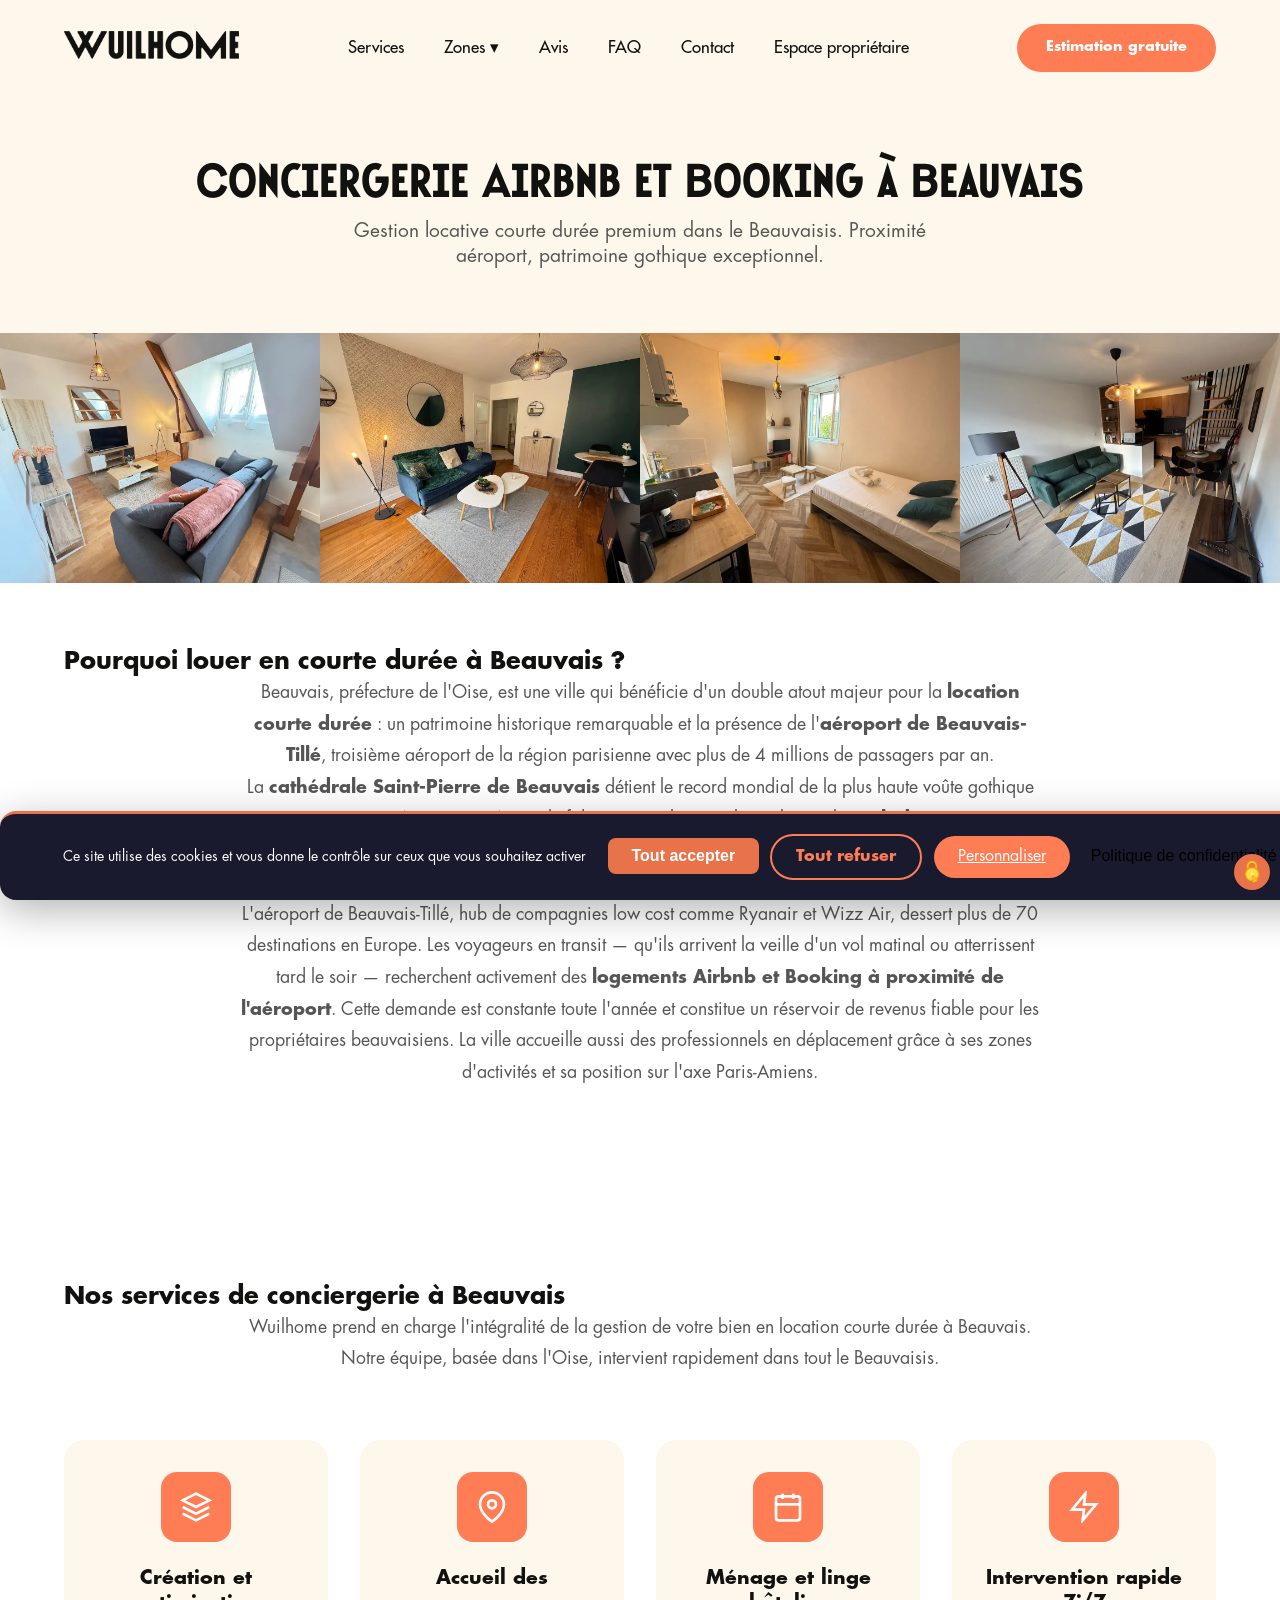
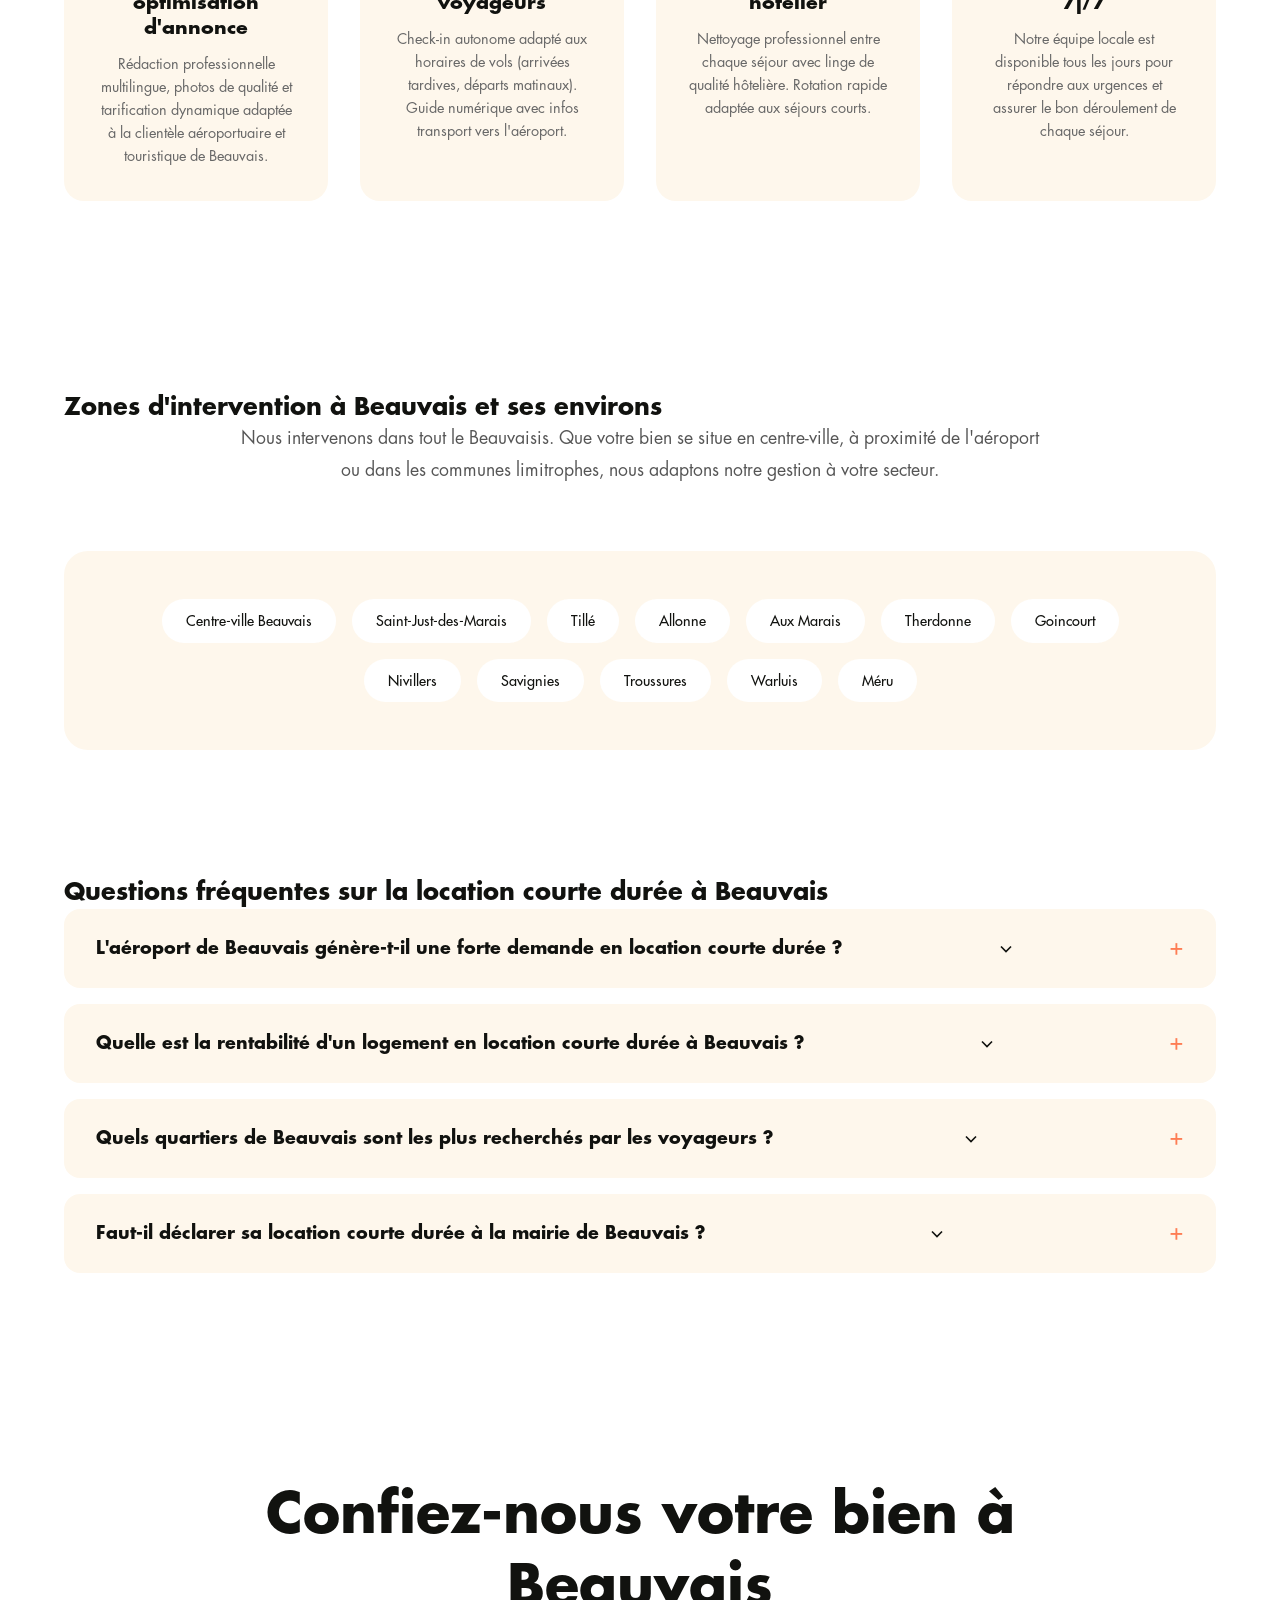
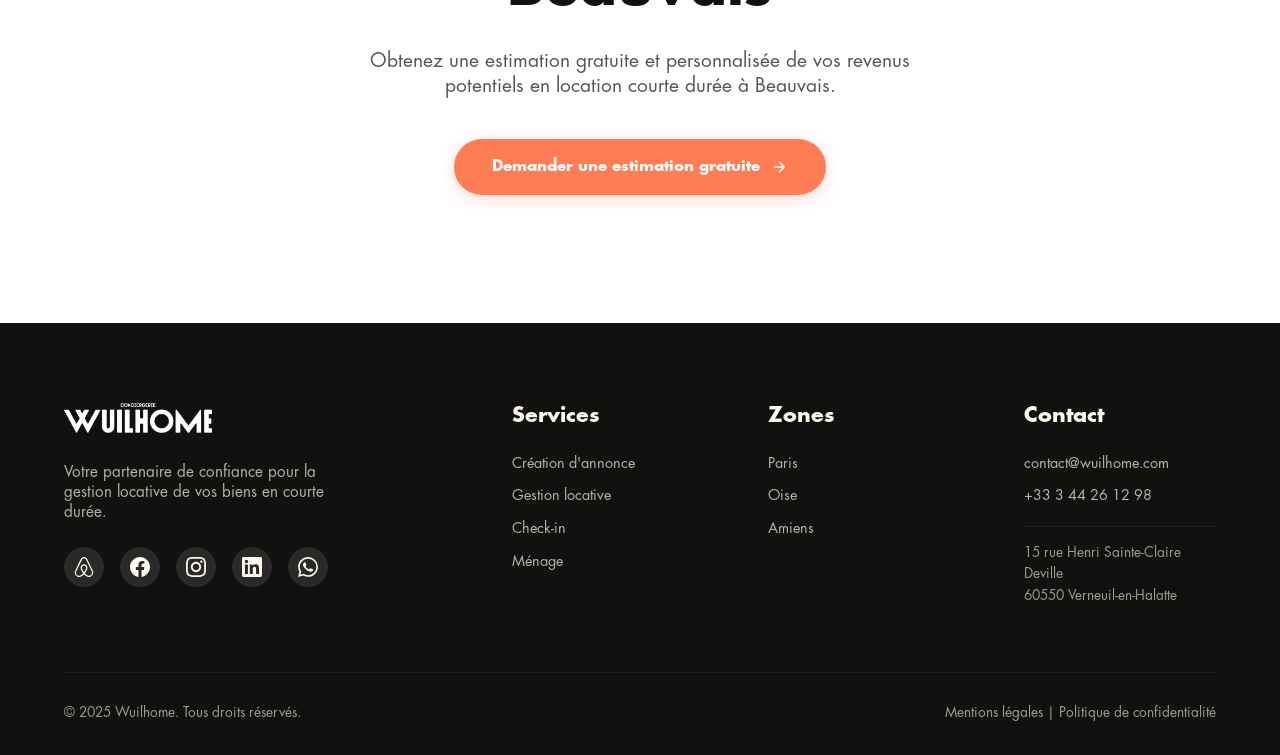
<file: zones/beauvais/index.html>
<!DOCTYPE html>
<html lang="fr">
<head>
    <meta charset="UTF-8">
    <meta name="viewport" content="width=device-width, initial-scale=1.0">
    <meta name="description" content="Conciergerie Airbnb et Booking à Beauvais - Gestion locative courte durée premium. Proximité aéroport Beauvais-Tillé, cathédrale Saint-Pierre. Estimation gratuite.">
    <meta name="keywords" content="conciergerie Beauvais, conciergerie Airbnb Beauvais, location courte durée Beauvais, gestion locative Beauvais, Airbnb Beauvais, Booking Beauvais, aéroport Beauvais">
    <title>Conciergerie Airbnb et Booking Beauvais | Gestion Locative Courte Durée - Wuilhome</title>

    <!-- Favicon -->
    <link rel="icon" type="image/png" href="/favicon-96x96.png" sizes="96x96">
    <link rel="icon" type="image/svg+xml" href="/favicon.svg">
    <link rel="shortcut icon" href="/favicon.ico">
    <link rel="apple-touch-icon" sizes="180x180" href="/apple-touch-icon.png">
    <link rel="manifest" href="/site.webmanifest">
    <meta name="theme-color" content="#1E3A5F">

    <!-- Canonical -->
    <link rel="canonical" href="https://wuilhome.com/zones/beauvais/">

    <!-- Open Graph -->
    <meta property="og:type" content="website">
    <meta property="og:url" content="https://wuilhome.com/zones/beauvais/">
    <meta property="og:title" content="Conciergerie Airbnb et Booking Beauvais | Gestion Locative Courte Durée - Wuilhome">
    <meta property="og:description" content="Conciergerie Airbnb et Booking à Beauvais. Gestion locative courte durée premium, proximité aéroport Beauvais-Tillé. Estimation gratuite.">
    <meta property="og:image" content="https://wuilhome.com/images/og-image.webp">
    <meta property="og:locale" content="fr_FR">
    <meta property="og:site_name" content="Wuilhome">

    <!-- Twitter Card -->
    <meta name="twitter:card" content="summary_large_image">
    <meta name="twitter:title" content="Conciergerie Airbnb et Booking Beauvais | Wuilhome">
    <meta name="twitter:description" content="Gestion locative courte durée premium à Beauvais et ses environs.">
    <meta name="twitter:image" content="https://wuilhome.com/images/og-image.webp">

    <!-- Google Consent Mode v2 -->
    <script>
    window.dataLayer = window.dataLayer || [];
    function gtag(){dataLayer.push(arguments);}
    gtag('consent', 'default', {
        'analytics_storage': 'denied',
        'ad_storage': 'denied',
        'ad_user_data': 'denied',
        'ad_personalization': 'denied',
        'functionality_storage': 'granted',
        'personalization_storage': 'denied',
        'security_storage': 'granted',
        'wait_for_update': 500
    });
    </script>
    <script src="/js/tarteaucitron.min.js"></script>
    <script>
    tarteaucitron.init({"privacyUrl":"https://wuilhome.com/politique-confidentialite/","bodyPosition":"bottom","hashtag":"#tarteaucitron","cookieName":"tarteaucitron","orientation":"bottom","groupServices":false,"obligatoryTimer":20,"showAlertSmall":false,"cookieslist":false,"closePopup":false,"showIcon":true,"iconPosition":"BottomRight","adblocker":false,"DenyAllCta":true,"AcceptAllCta":true,"highPrivacy":true,"alwaysNeedConsent":false,"handleBrowserDNTRequest":false,"removeCredit":false,"moreInfoLink":true,"useExternalCss":false,"useExternalJs":false,"readmoreLink":"https://wuilhome.com/politique-confidentialite/","mandatory":false,"mandatoryCta":false,"googleConsentMode":true});
    tarteaucitron.services.gtmConsent={"key":"gtmConsent","type":"api","name":"Google Tag Manager","uri":"https://policies.google.com/privacy","needConsent":true,"cookies":["_ga","_gid","_gat","_gcl_au"],"js":function(){gtag("consent","update",{"analytics_storage":"granted","ad_storage":"granted","ad_user_data":"granted","ad_personalization":"granted"});},"fallback":function(){gtag("consent","update",{"analytics_storage":"denied","ad_storage":"denied","ad_user_data":"denied","ad_personalization":"denied"});}};
    (tarteaucitron.job=tarteaucitron.job||[]).push("gtmConsent");
    </script>

    <!-- Google Tag Manager -->
    <script>(function(w,d,s,l,i){w[l]=w[l]||[];w[l].push({'gtm.start':
    new Date().getTime(),event:'gtm.js'});var f=d.getElementsByTagName(s)[0],
    j=d.createElement(s),dl=l!='dataLayer'?'&l='+l:'';j.async=true;j.src=
    'https://www.googletagmanager.com/gtm.js?id='+i+dl;f.parentNode.insertBefore(j,f);
    })(window,document,'script','dataLayer','GTM-5LK2LZ65');</script>
    <!-- End Google Tag Manager -->

    <link rel="stylesheet" href="../../css/fonts.css">
    <link rel="stylesheet" href="../../css/style.css">
    <link rel="stylesheet" href="../../css/tarteaucitron-custom.css">
</head>
<body>
    <!-- Google Tag Manager (noscript) -->
    <noscript><iframe src="https://www.googletagmanager.com/ns.html?id=GTM-5LK2LZ65"
    height="0" width="0" style="display:none;visibility:hidden"></iframe></noscript>
    <!-- End Google Tag Manager (noscript) -->

    <!-- Navigation -->
    <nav id="navbar">
        <a href="../../" class="logo">
            <img src="../../images/logo.webp" alt="Wuilhome - Conciergerie Airbnb et Booking">
        </a>
        <button class="hamburger" id="hamburger" aria-label="Menu" aria-expanded="false">
            <span class="hamburger-line"></span>
            <span class="hamburger-line"></span>
            <span class="hamburger-line"></span>
        </button>
        <ul class="nav-links">
            <li><a href="../../#services">Services</a></li>
            <li class="dropdown">
                <a href="#">Zones ▾</a>
                <ul class="dropdown-menu">
                    <li><a href="../paris/">Paris</a></li>
                    <li><a href="../oise/">Oise</a></li>
                    <li><a href="../amiens/">Amiens</a></li>
                </ul>
            </li>
            <li><a href="../../avis/">Avis</a></li>
            <li><a href="../../faq/">FAQ</a></li>
            <li><a href="../../contact/">Contact</a></li>
            <li><a href="https://client.passpass.io" target="_blank">Espace propriétaire</a></li>
        </ul>
        <a href="../../contact/" class="nav-cta">Estimation gratuite</a>
    </nav>

    <!-- Page Header -->
    <section class="page-header">
        <h1>Conciergerie Airbnb et Booking à Beauvais</h1>
        <p>Gestion locative courte durée premium dans le Beauvaisis. Proximité aéroport, patrimoine gothique exceptionnel.</p>
    </section>

    <!-- Zone Gallery -->
    <section class="zone-gallery">
        <div class="gallery-grid">
            <img src="../../images/conciergerie-airbnb-oise-1.webp" alt="Conciergerie Airbnb et Booking Beauvais - Cathédrale Saint-Pierre" loading="lazy">
            <img src="../../images/conciergerie-airbnb-oise-2.webp" alt="Location courte durée Airbnb Booking Beauvais - Centre-ville" loading="lazy">
            <img src="../../images/conciergerie-airbnb-oise-3.webp" alt="Gestion locative Airbnb Booking Beauvais - Patrimoine picard" loading="lazy">
            <img src="../../images/conciergerie-airbnb-oise-4.webp" alt="Service conciergerie Airbnb Booking Beauvais - Aéroport Beauvais-Tillé" loading="lazy">
        </div>
    </section>

    <!-- Pourquoi louer à Beauvais -->
    <section class="zone-content">
        <div class="zone-container">
            <h2>Pourquoi louer en courte durée à Beauvais ?</h2>
            <div class="zone-intro">
                <p>Beauvais, préfecture de l'Oise, est une ville qui bénéficie d'un double atout majeur pour la <strong>location courte durée</strong> : un patrimoine historique remarquable et la présence de l'<strong>aéroport de Beauvais-Tillé</strong>, troisième aéroport de la région parisienne avec plus de 4 millions de passagers par an.</p>
                <p>La <strong>cathédrale Saint-Pierre de Beauvais</strong> détient le record mondial de la plus haute voûte gothique jamais construite (48,5 mètres). Ce chef-d'oeuvre architectural, combiné à la <strong>Maladrerie Saint-Lazare</strong>, ancienne léproserie médiévale devenue lieu culturel, et au <strong>MUDO - Musée de l'Oise</strong> installé dans l'ancien palais épiscopal, fait de Beauvais une destination culturelle de premier plan.</p>
                <p>L'aéroport de Beauvais-Tillé, hub de compagnies low cost comme Ryanair et Wizz Air, dessert plus de 70 destinations en Europe. Les voyageurs en transit — qu'ils arrivent la veille d'un vol matinal ou atterrissent tard le soir — recherchent activement des <strong>logements Airbnb et Booking à proximité de l'aéroport</strong>. Cette demande est constante toute l'année et constitue un réservoir de revenus fiable pour les propriétaires beauvaisiens. La ville accueille aussi des professionnels en déplacement grâce à ses zones d'activités et sa position sur l'axe Paris-Amiens.</p>
            </div>
        </div>
    </section>

    <!-- Services -->
    <section class="zone-content">
        <div class="zone-container">
            <h2>Nos services de conciergerie à Beauvais</h2>
            <div class="zone-intro">
                <p>Wuilhome prend en charge l'intégralité de la gestion de votre bien en location courte durée à Beauvais. Notre équipe, basée dans l'Oise, intervient rapidement dans tout le Beauvaisis.</p>
            </div>

            <div class="zone-features">
                <div class="zone-feature">
                    <div class="zone-feature-icon">
                        <svg width="32" height="32" viewBox="0 0 24 24" fill="none" stroke="currentColor" stroke-width="2"><path d="M12 2L2 7l10 5 10-5-10-5z"/><path d="M2 17l10 5 10-5"/><path d="M2 12l10 5 10-5"/></svg>
                    </div>
                    <h3>Création et optimisation d'annonce</h3>
                    <p>Rédaction professionnelle multilingue, photos de qualité et tarification dynamique adaptée à la clientèle aéroportuaire et touristique de Beauvais.</p>
                </div>
                <div class="zone-feature">
                    <div class="zone-feature-icon">
                        <svg width="32" height="32" viewBox="0 0 24 24" fill="none" stroke="currentColor" stroke-width="2"><path d="M21 10c0 7-9 13-9 13s-9-6-9-13a9 9 0 0 1 18 0z"/><circle cx="12" cy="10" r="3"/></svg>
                    </div>
                    <h3>Accueil des voyageurs</h3>
                    <p>Check-in autonome adapté aux horaires de vols (arrivées tardives, départs matinaux). Guide numérique avec infos transport vers l'aéroport.</p>
                </div>
                <div class="zone-feature">
                    <div class="zone-feature-icon">
                        <svg width="32" height="32" viewBox="0 0 24 24" fill="none" stroke="currentColor" stroke-width="2"><rect x="3" y="4" width="18" height="18" rx="2" ry="2"/><line x1="16" y1="2" x2="16" y2="6"/><line x1="8" y1="2" x2="8" y2="6"/><line x1="3" y1="10" x2="21" y2="10"/></svg>
                    </div>
                    <h3>Ménage et linge hôtelier</h3>
                    <p>Nettoyage professionnel entre chaque séjour avec linge de qualité hôtelière. Rotation rapide adaptée aux séjours courts.</p>
                </div>
                <div class="zone-feature">
                    <div class="zone-feature-icon">
                        <svg width="32" height="32" viewBox="0 0 24 24" fill="none" stroke="currentColor" stroke-width="2"><polygon points="13 2 3 14 12 14 11 22 21 10 12 10 13 2"/></svg>
                    </div>
                    <h3>Intervention rapide 7j/7</h3>
                    <p>Notre équipe locale est disponible tous les jours pour répondre aux urgences et assurer le bon déroulement de chaque séjour.</p>
                </div>
            </div>
        </div>
    </section>

    <!-- Zones d'intervention -->
    <section class="zone-content">
        <div class="zone-container">
            <h2>Zones d'intervention à Beauvais et ses environs</h2>
            <div class="zone-intro">
                <p>Nous intervenons dans tout le Beauvaisis. Que votre bien se situe en centre-ville, à proximité de l'aéroport ou dans les communes limitrophes, nous adaptons notre gestion à votre secteur.</p>
            </div>
            <div class="zone-areas">
                <div class="areas-grid">
                    <div class="area-tag">Centre-ville Beauvais</div>
                    <div class="area-tag">Saint-Just-des-Marais</div>
                    <div class="area-tag">Tillé</div>
                    <div class="area-tag">Allonne</div>
                    <div class="area-tag">Aux Marais</div>
                    <div class="area-tag">Therdonne</div>
                    <div class="area-tag">Goincourt</div>
                    <div class="area-tag">Nivillers</div>
                    <div class="area-tag">Savignies</div>
                    <div class="area-tag">Troussures</div>
                    <div class="area-tag">Warluis</div>
                    <div class="area-tag">Méru</div>
                </div>
            </div>
        </div>
    </section>

    <!-- FAQ locale -->
    <section class="zone-content zone-faq">
        <div class="zone-container">
            <h2>Questions fréquentes sur la location courte durée à Beauvais</h2>
            <div class="faq-list">
                <div class="faq-item">
                    <button class="faq-question">
                        <span>L'aéroport de Beauvais génère-t-il une forte demande en location courte durée ?</span>
                        <svg width="20" height="20" viewBox="0 0 24 24" fill="none" stroke="currentColor" stroke-width="2"><polyline points="6 9 12 15 18 9"></polyline></svg>
                    </button>
                    <div class="faq-answer">
                        <p>Oui, l'aéroport de Beauvais-Tillé est le principal moteur de la demande en location courte durée à Beauvais. Avec plus de 4 millions de passagers par an et des vols souvent programmés tôt le matin ou tard le soir, de nombreux voyageurs recherchent un hébergement à proximité. Cette demande est constante tout au long de l'année, indépendamment des saisons touristiques.</p>
                    </div>
                </div>
                <div class="faq-item">
                    <button class="faq-question">
                        <span>Quelle est la rentabilité d'un logement en location courte durée à Beauvais ?</span>
                        <svg width="20" height="20" viewBox="0 0 24 24" fill="none" stroke="currentColor" stroke-width="2"><polyline points="6 9 12 15 18 9"></polyline></svg>
                    </button>
                    <div class="faq-answer">
                        <p>À Beauvais, un logement bien situé (proximité aéroport ou centre-ville) peut générer entre 30% et 60% de revenus supplémentaires par rapport à une location longue durée. Les biens proches de l'aéroport bénéficient d'un taux d'occupation élevé toute l'année grâce à la demande constante des voyageurs en transit. Contactez-nous pour une estimation personnalisée gratuite.</p>
                    </div>
                </div>
                <div class="faq-item">
                    <button class="faq-question">
                        <span>Quels quartiers de Beauvais sont les plus recherchés par les voyageurs ?</span>
                        <svg width="20" height="20" viewBox="0 0 24 24" fill="none" stroke="currentColor" stroke-width="2"><polyline points="6 9 12 15 18 9"></polyline></svg>
                    </button>
                    <div class="faq-answer">
                        <p>Le centre-ville de Beauvais (proximité cathédrale) est prisé par les touristes, tandis que les logements proches de l'aéroport de Tillé attirent les voyageurs en transit. Les quartiers résidentiels calmes comme Saint-Just-des-Marais et les communes proches sont recherchés par les professionnels en déplacement.</p>
                    </div>
                </div>
                <div class="faq-item">
                    <button class="faq-question">
                        <span>Faut-il déclarer sa location courte durée à la mairie de Beauvais ?</span>
                        <svg width="20" height="20" viewBox="0 0 24 24" fill="none" stroke="currentColor" stroke-width="2"><polyline points="6 9 12 15 18 9"></polyline></svg>
                    </button>
                    <div class="faq-answer">
                        <p>Pour une résidence principale, la location est autorisée jusqu'à 120 jours par an. Pour une résidence secondaire, une déclaration en mairie peut être nécessaire. La réglementation évolue régulièrement, Wuilhome vous accompagne dans toutes les démarches administratives pour être en conformité avec la législation en vigueur.</p>
                    </div>
                </div>
            </div>
        </div>
    </section>

    <!-- Schema.org FAQPage -->
    <script type="application/ld+json">
    {
        "@context": "https://schema.org",
        "@type": "FAQPage",
        "mainEntity": [
            {
                "@type": "Question",
                "name": "L'aéroport de Beauvais génère-t-il une forte demande en location courte durée ?",
                "acceptedAnswer": {
                    "@type": "Answer",
                    "text": "Oui, l'aéroport de Beauvais-Tillé est le principal moteur de la demande avec plus de 4 millions de passagers par an. Les voyageurs en transit recherchent activement des hébergements à proximité, créant une demande constante toute l'année."
                }
            },
            {
                "@type": "Question",
                "name": "Quelle est la rentabilité d'un logement en location courte durée à Beauvais ?",
                "acceptedAnswer": {
                    "@type": "Answer",
                    "text": "À Beauvais, un logement bien situé peut générer entre 30% et 60% de revenus supplémentaires par rapport à une location longue durée. Les biens proches de l'aéroport bénéficient d'un taux d'occupation élevé toute l'année."
                }
            },
            {
                "@type": "Question",
                "name": "Quels quartiers de Beauvais sont les plus recherchés par les voyageurs ?",
                "acceptedAnswer": {
                    "@type": "Answer",
                    "text": "Le centre-ville (proximité cathédrale) est prisé par les touristes. Les logements proches de l'aéroport attirent les voyageurs en transit. Les quartiers résidentiels sont recherchés par les professionnels en déplacement."
                }
            },
            {
                "@type": "Question",
                "name": "Faut-il déclarer sa location courte durée à la mairie de Beauvais ?",
                "acceptedAnswer": {
                    "@type": "Answer",
                    "text": "Pour une résidence principale, la location est autorisée jusqu'à 120 jours par an. Pour une résidence secondaire, une déclaration en mairie peut être nécessaire. Wuilhome vous accompagne dans les démarches administratives."
                }
            }
        ]
    }
    </script>

    <!-- Schema.org LocalBusiness -->
    <script type="application/ld+json">
    {
        "@context": "https://schema.org",
        "@type": "LocalBusiness",
        "name": "Wuilhome - Conciergerie Beauvais",
        "description": "Service de conciergerie Airbnb et Booking à Beauvais. Gestion locative courte durée premium, proximité aéroport Beauvais-Tillé et centre-ville.",
        "url": "https://wuilhome.com/zones/beauvais/",
        "logo": "https://wuilhome.com/images/logo.webp",
        "telephone": "+33344261298",
        "email": "contact@wuilhome.com",
        "address": {
            "@type": "PostalAddress",
            "streetAddress": "15 rue Henri Sainte-Claire Deville",
            "addressLocality": "Verneuil-en-Halatte",
            "postalCode": "60550",
            "addressRegion": "Hauts-de-France",
            "addressCountry": "FR"
        },
        "areaServed": {
            "@type": "City",
            "name": "Beauvais",
            "sameAs": "https://fr.wikipedia.org/wiki/Beauvais"
        },
        "serviceType": ["Conciergerie Airbnb", "Gestion locative courte durée", "Conciergerie Booking"],
        "priceRange": "€€"
    }
    </script>

    <!-- CTA -->
    <section class="cta" id="contact">
        <div class="cta-container animate-on-scroll">
            <h2>Confiez-nous votre bien à Beauvais</h2>
            <p>Obtenez une estimation gratuite et personnalisée de vos revenus potentiels en location courte durée à Beauvais.</p>
            <a href="../../contact/" class="btn-primary">
                Demander une estimation gratuite
                <svg width="18" height="18" viewBox="0 0 24 24" fill="none" stroke="currentColor" stroke-width="2"><path d="M5 12h14M12 5l7 7-7 7"/></svg>
            </a>
        </div>
    </section>

    <!-- Footer -->
    <footer>
        <div class="footer-content">
            <div class="footer-brand">
                <img src="../../images/logo-footer.webp" alt="Logo Wuilhome - Gestion locative courte durée">
                <p>Votre partenaire de confiance pour la gestion locative de vos biens en courte durée.</p>
                <div class="footer-social">
                    <a href="https://www.airbnb.fr/users/show/209934555" target="_blank" rel="noopener noreferrer" aria-label="Airbnb">
                        <svg width="20" height="20" viewBox="0 0 64 64" fill="currentColor"><path d="M60.9 45.487l-.966-2.305-1.475-3.27-.062-.062a661.83 661.83 0 0 0-14.15-28.957l-.198-.384-1.524-3.073a18.4 18.4 0 0 0-2.305-3.52A10.35 10.35 0 0 0 32.027 0a10.76 10.76 0 0 0-8.203 3.84 22.1 22.1 0 0 0-2.305 3.52l-1.735 3.395c-4.956 9.615-9.74 19.342-14.163 28.957l-.062.124c-.384 1.053-.892 2.13-1.413 3.284-.322.702-.644 1.47-.966 2.305a14.4 14.4 0 0 0-.768 6.914 13.63 13.63 0 0 0 8.327 10.631 13.16 13.16 0 0 0 5.192 1.028 14.57 14.57 0 0 0 1.66-.124 16.93 16.93 0 0 0 6.406-2.18 32.44 32.44 0 0 0 7.943-6.666 33.62 33.62 0 0 0 7.943 6.666 16.92 16.92 0 0 0 6.406 2.18c.55.073 1.105.114 1.66.124 1.783.018 3.55-.332 5.192-1.028a13.63 13.63 0 0 0 8.327-10.631 12.11 12.11 0 0 0-.582-6.852zM32.026 48.82c-3.457-4.362-5.7-8.45-6.468-11.92-.314-1.277-.38-2.6-.198-3.903.127-.965.48-1.886 1.028-2.7a6.79 6.79 0 0 1 5.638-2.825c2.236-.086 4.362.974 5.638 2.813a6.17 6.17 0 0 1 1.028 2.69 10.3 10.3 0 0 1-.198 3.903c-.768 3.395-3 7.435-6.468 11.92zm25.562 3c-.5 3.337-2.7 6.166-5.836 7.435a9.7 9.7 0 0 1-4.857.706 12.6 12.6 0 0 1-4.87-1.66 29.91 29.91 0 0 1-7.298-6.195c4.225-5.192 6.8-9.913 7.757-14.163a16.11 16.11 0 0 0 .322-5.452c-.238-1.567-.832-3.06-1.735-4.362-2.062-2.942-5.453-4.666-9.045-4.597-3.572-.046-6.942 1.65-9.033 4.547-.903 1.303-1.497 2.794-1.735 4.362a13.31 13.31 0 0 0 .322 5.452c.966 4.225 3.593 9.033 7.757 14.225a28.79 28.79 0 0 1-7.298 6.195 12.6 12.6 0 0 1-4.882 1.71 10.26 10.26 0 0 1-4.87-.644C9.16 58.12 6.94 55.292 6.45 51.954a10.61 10.61 0 0 1 .582-4.956c.198-.644.508-1.24.83-2.044.446-1.028.966-2.12 1.475-3.2l.062-.124c4.424-9.54 9.157-19.28 14.1-28.772l.186-.458 1.536-2.95a14.05 14.05 0 0 1 1.846-2.838 6.73 6.73 0 0 1 10.247 0 13.87 13.87 0 0 1 1.747 2.813l1.536 2.95.186.384c4.87 9.553 9.628 19.28 14.04 28.834v.062c.508 1.028.966 2.18 1.475 3.2.322.768.644 1.413.83 2.044a10.81 10.81 0 0 1 .446 4.956z" fill-rule="evenodd"/></svg>
                    </a>
                    <a href="https://www.facebook.com/profile.php?id=61551430132736" target="_blank" rel="noopener noreferrer" aria-label="Facebook">
                        <svg width="20" height="20" viewBox="0 0 24 24" fill="currentColor"><path d="M24 12.073c0-6.627-5.373-12-12-12s-12 5.373-12 12c0 5.99 4.388 10.954 10.125 11.854v-8.385H7.078v-3.47h3.047V9.43c0-3.007 1.792-4.669 4.533-4.669 1.312 0 2.686.235 2.686.235v2.953H15.83c-1.491 0-1.956.925-1.956 1.874v2.25h3.328l-.532 3.47h-2.796v8.385C19.612 23.027 24 18.062 24 12.073z"/></svg>
                    </a>
                    <a href="https://www.instagram.com/wuilhome_conciergerie/" target="_blank" rel="noopener noreferrer" aria-label="Instagram">
                        <svg width="20" height="20" viewBox="0 0 24 24" fill="currentColor"><path d="M12 2.163c3.204 0 3.584.012 4.85.07 3.252.148 4.771 1.691 4.919 4.919.058 1.265.069 1.645.069 4.849 0 3.205-.012 3.584-.069 4.849-.149 3.225-1.664 4.771-4.919 4.919-1.266.058-1.644.07-4.85.07-3.204 0-3.584-.012-4.849-.07-3.26-.149-4.771-1.699-4.919-4.92-.058-1.265-.07-1.644-.07-4.849 0-3.204.013-3.583.07-4.849.149-3.227 1.664-4.771 4.919-4.919 1.266-.057 1.645-.069 4.849-.069zm0-2.163c-3.259 0-3.667.014-4.947.072-4.358.2-6.78 2.618-6.98 6.98-.059 1.281-.073 1.689-.073 4.948 0 3.259.014 3.668.072 4.948.2 4.358 2.618 6.78 6.98 6.98 1.281.058 1.689.072 4.948.072 3.259 0 3.668-.014 4.948-.072 4.354-.2 6.782-2.618 6.979-6.98.059-1.28.073-1.689.073-4.948 0-3.259-.014-3.667-.072-4.947-.196-4.354-2.617-6.78-6.979-6.98-1.281-.059-1.69-.073-4.949-.073zm0 5.838c-3.403 0-6.162 2.759-6.162 6.162s2.759 6.163 6.162 6.163 6.162-2.759 6.162-6.163c0-3.403-2.759-6.162-6.162-6.162zm0 10.162c-2.209 0-4-1.79-4-4 0-2.209 1.791-4 4-4s4 1.791 4 4c0 2.21-1.791 4-4 4zm6.406-11.845c-.796 0-1.441.645-1.441 1.44s.645 1.44 1.441 1.44c.795 0 1.439-.645 1.439-1.44s-.644-1.44-1.439-1.44z"/></svg>
                    </a>
                    <a href="https://www.linkedin.com/company/wuilhome/" target="_blank" rel="noopener noreferrer" aria-label="LinkedIn">
                        <svg width="20" height="20" viewBox="0 0 24 24" fill="currentColor"><path d="M20.447 20.452h-3.554v-5.569c0-1.328-.027-3.037-1.852-3.037-1.853 0-2.136 1.445-2.136 2.939v5.667H9.351V9h3.414v1.561h.046c.477-.9 1.637-1.85 3.37-1.85 3.601 0 4.267 2.37 4.267 5.455v6.286zM5.337 7.433c-1.144 0-2.063-.926-2.063-2.065 0-1.138.92-2.063 2.063-2.063 1.14 0 2.064.925 2.064 2.063 0 1.139-.925 2.065-2.064 2.065zm1.782 13.019H3.555V9h3.564v11.452zM22.225 0H1.771C.792 0 0 .774 0 1.729v20.542C0 23.227.792 24 1.771 24h20.451C23.2 24 24 23.227 24 22.271V1.729C24 .774 23.2 0 22.222 0h.003z"/></svg>
                    </a>
                    <a href="https://api.whatsapp.com/send?phone=%2B33766007020" target="_blank" rel="noopener noreferrer" aria-label="WhatsApp">
                        <svg width="20" height="20" viewBox="0 0 24 24" fill="currentColor"><path d="M17.472 14.382c-.297-.149-1.758-.867-2.03-.967-.273-.099-.471-.148-.67.15-.197.297-.767.966-.94 1.164-.173.199-.347.223-.644.075-.297-.15-1.255-.463-2.39-1.475-.883-.788-1.48-1.761-1.653-2.059-.173-.297-.018-.458.13-.606.134-.133.298-.347.446-.52.149-.174.198-.298.298-.497.099-.198.05-.371-.025-.52-.075-.149-.669-1.612-.916-2.207-.242-.579-.487-.5-.669-.51-.173-.008-.371-.01-.57-.01-.198 0-.52.074-.792.372-.272.297-1.04 1.016-1.04 2.479 0 1.462 1.065 2.875 1.213 3.074.149.198 2.096 3.2 5.077 4.487.709.306 1.262.489 1.694.625.712.227 1.36.195 1.871.118.571-.085 1.758-.719 2.006-1.413.248-.694.248-1.289.173-1.413-.074-.124-.272-.198-.57-.347m-5.421 7.403h-.004a9.87 9.87 0 01-5.031-1.378l-.361-.214-3.741.982.998-3.648-.235-.374a9.86 9.86 0 01-1.51-5.26c.001-5.45 4.436-9.884 9.888-9.884 2.64 0 5.122 1.03 6.988 2.898a9.825 9.825 0 012.893 6.994c-.003 5.45-4.437 9.884-9.885 9.884m8.413-18.297A11.815 11.815 0 0012.05 0C5.495 0 .16 5.335.157 11.892c0 2.096.547 4.142 1.588 5.945L.057 24l6.305-1.654a11.882 11.882 0 005.683 1.448h.005c6.554 0 11.89-5.335 11.893-11.893a11.821 11.821 0 00-3.48-8.413z"/></svg>
                    </a>
                </div>
            </div>
            <div class="footer-links">
                <h4>Services</h4>
                <ul>
                    <li><a href="../../#services">Création d'annonce</a></li>
                    <li><a href="../../#services">Gestion locative</a></li>
                    <li><a href="../../#services">Check-in</a></li>
                    <li><a href="../../#services">Ménage</a></li>
                </ul>
            </div>
            <div class="footer-links">
                <h4>Zones</h4>
                <ul>
                    <li><a href="../paris/">Paris</a></li>
                    <li><a href="../oise/">Oise</a></li>
                    <li><a href="../amiens/">Amiens</a></li>
                </ul>
            </div>
            <div class="footer-links">
                <h4>Contact</h4>
                <ul>
                    <li><a href="mailto:contact@wuilhome.com">contact@wuilhome.com</a></li>
                    <li><a href="tel:+33344261298">+33 3 44 26 12 98</a></li>
                </ul>
                <p class="footer-address">15 rue Henri Sainte-Claire Deville<br>60550 Verneuil-en-Halatte</p>
            </div>
        </div>
        <div class="footer-bottom">
            <span>&copy; 2025 Wuilhome. Tous droits réservés.</span>
            <span><a href="../../mentions-legales/">Mentions légales</a> | <a href="../../politique-confidentialite/">Politique de confidentialité</a></span>
        </div>
    </footer>

    <script src="../../js/main.js"></script>
</body>
</html>
</file>
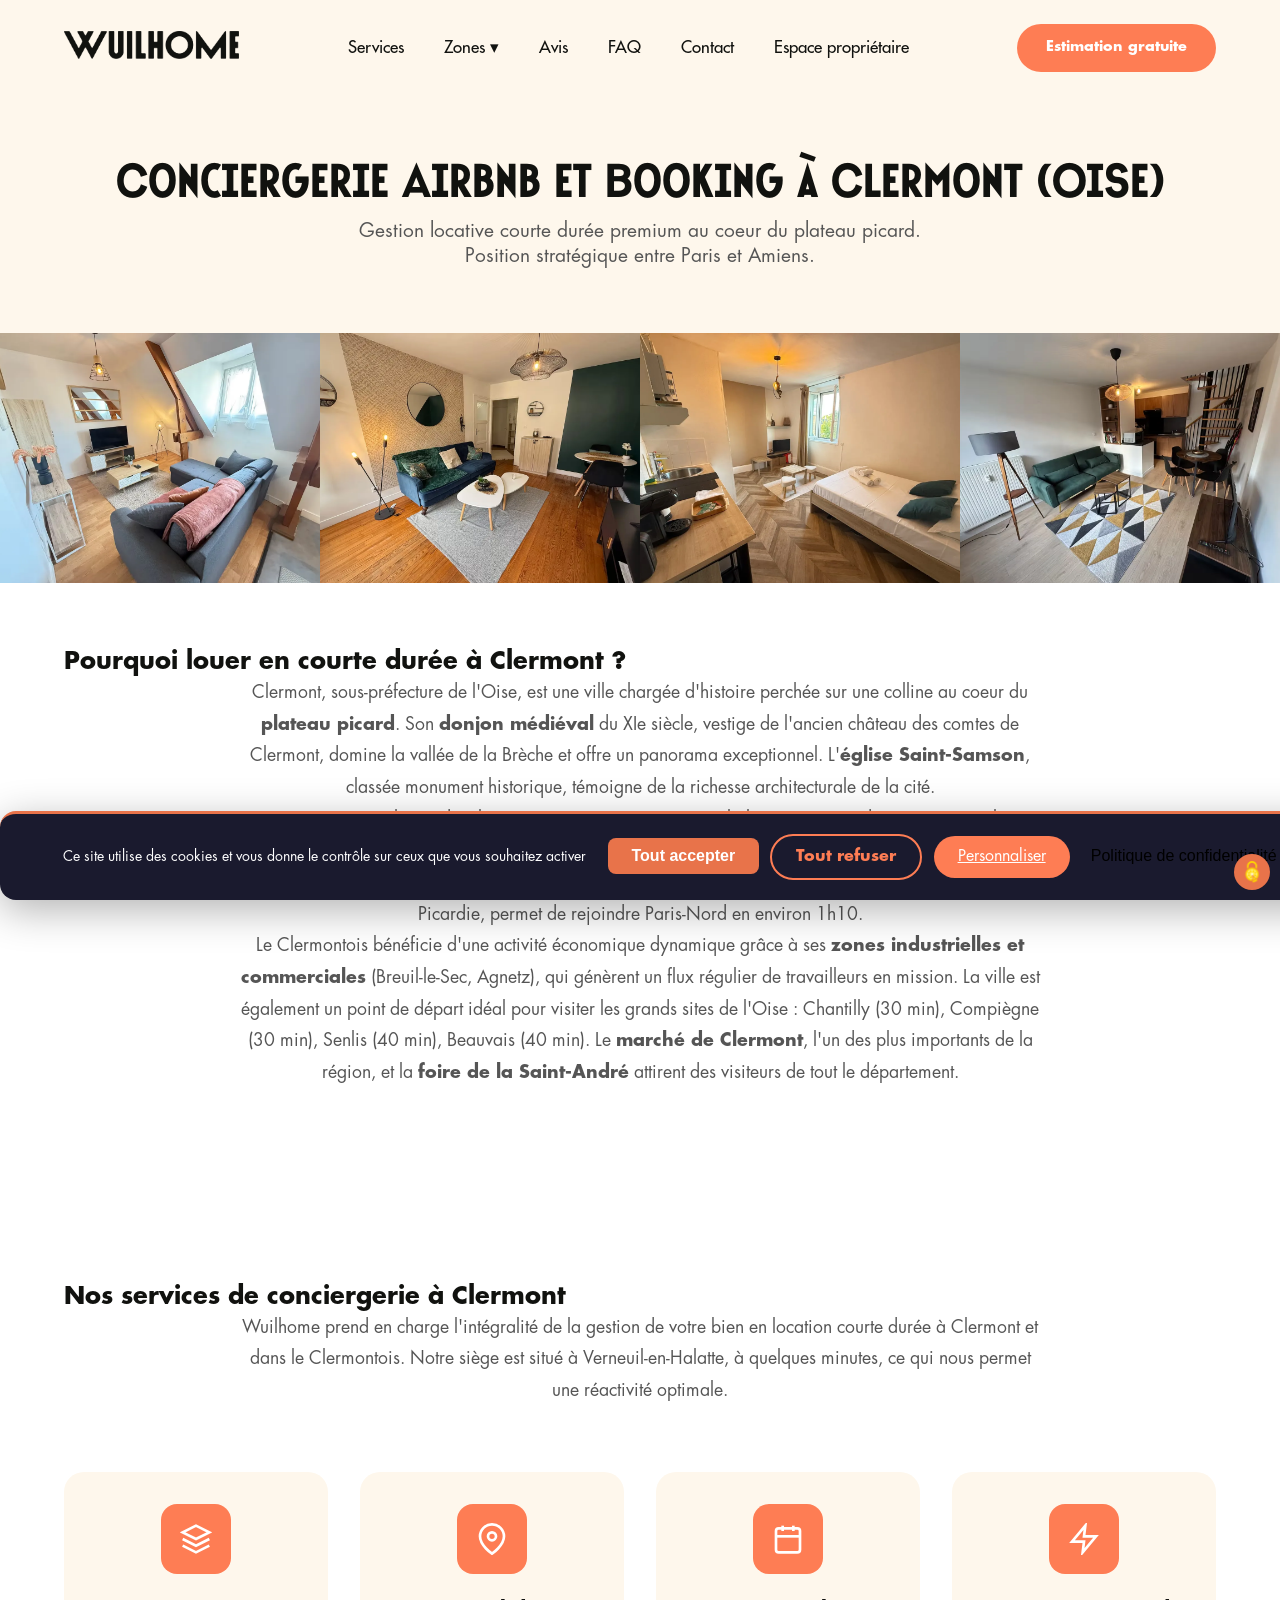
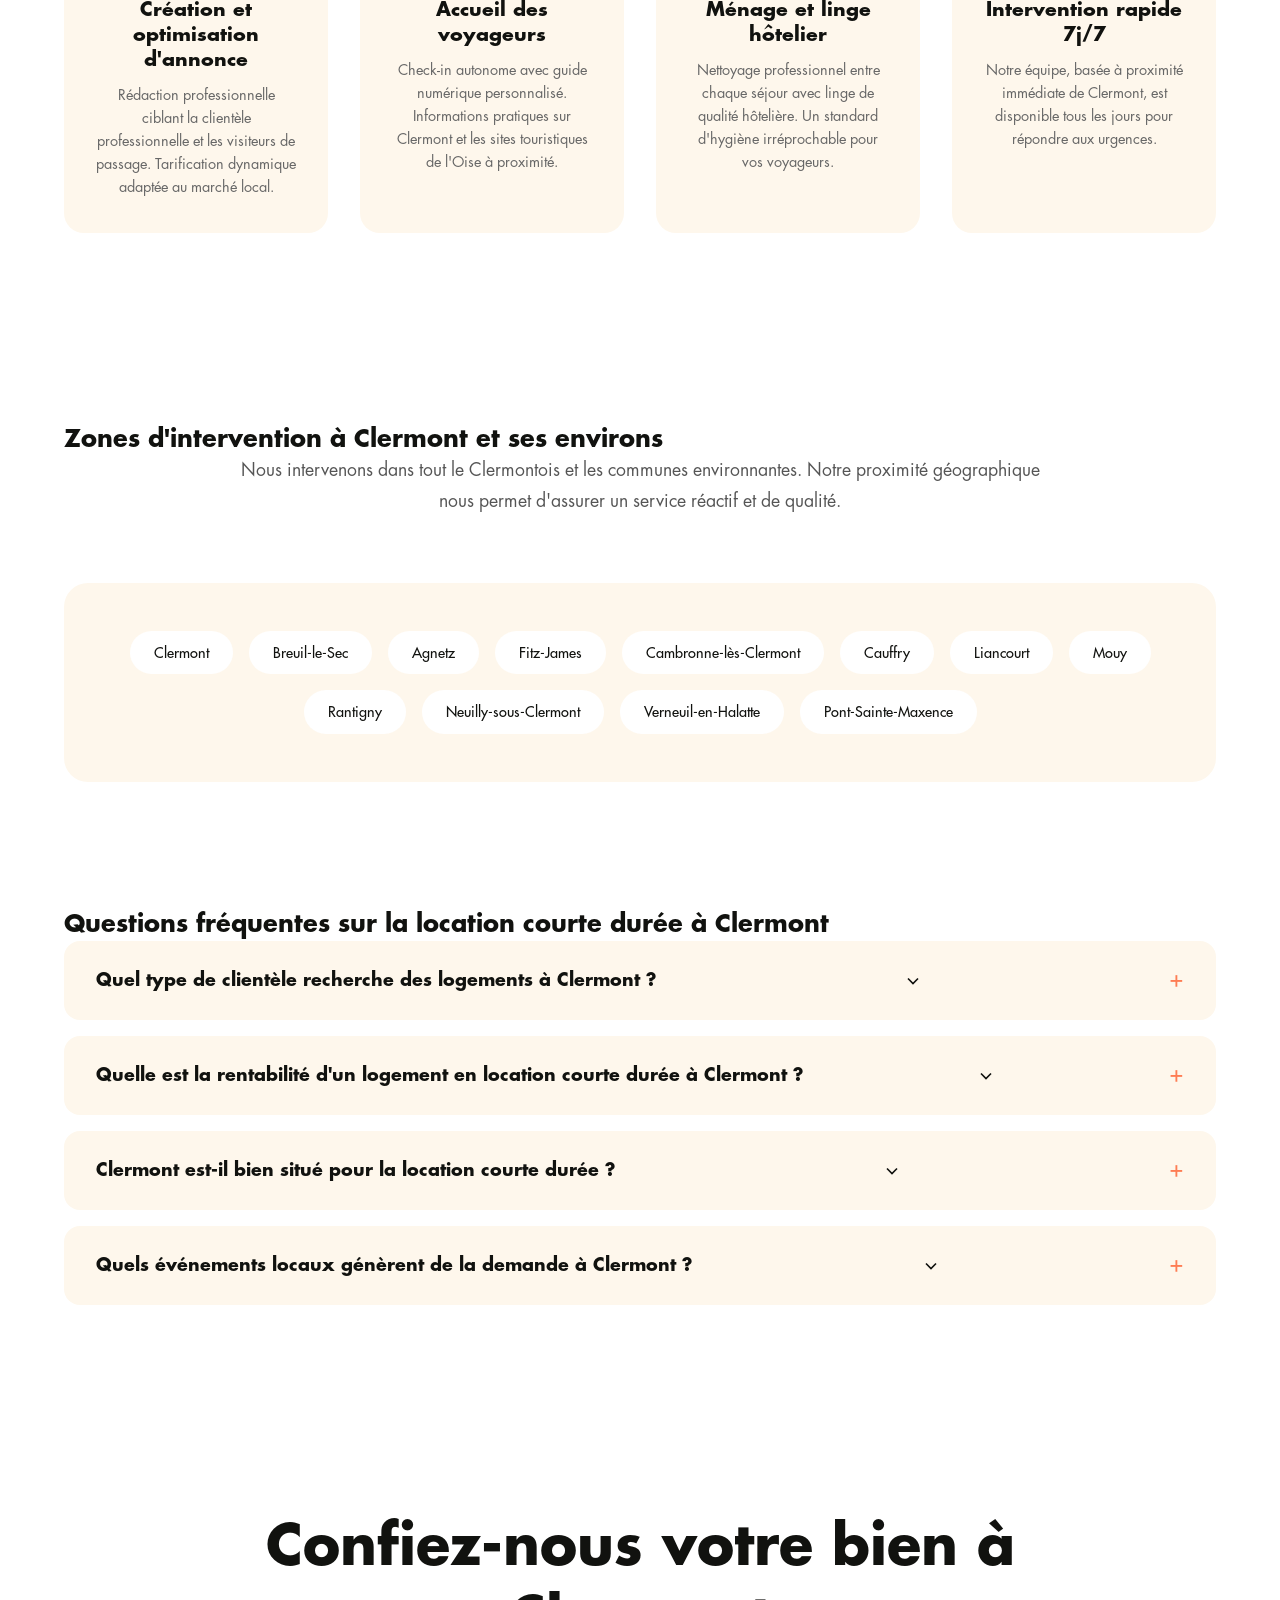
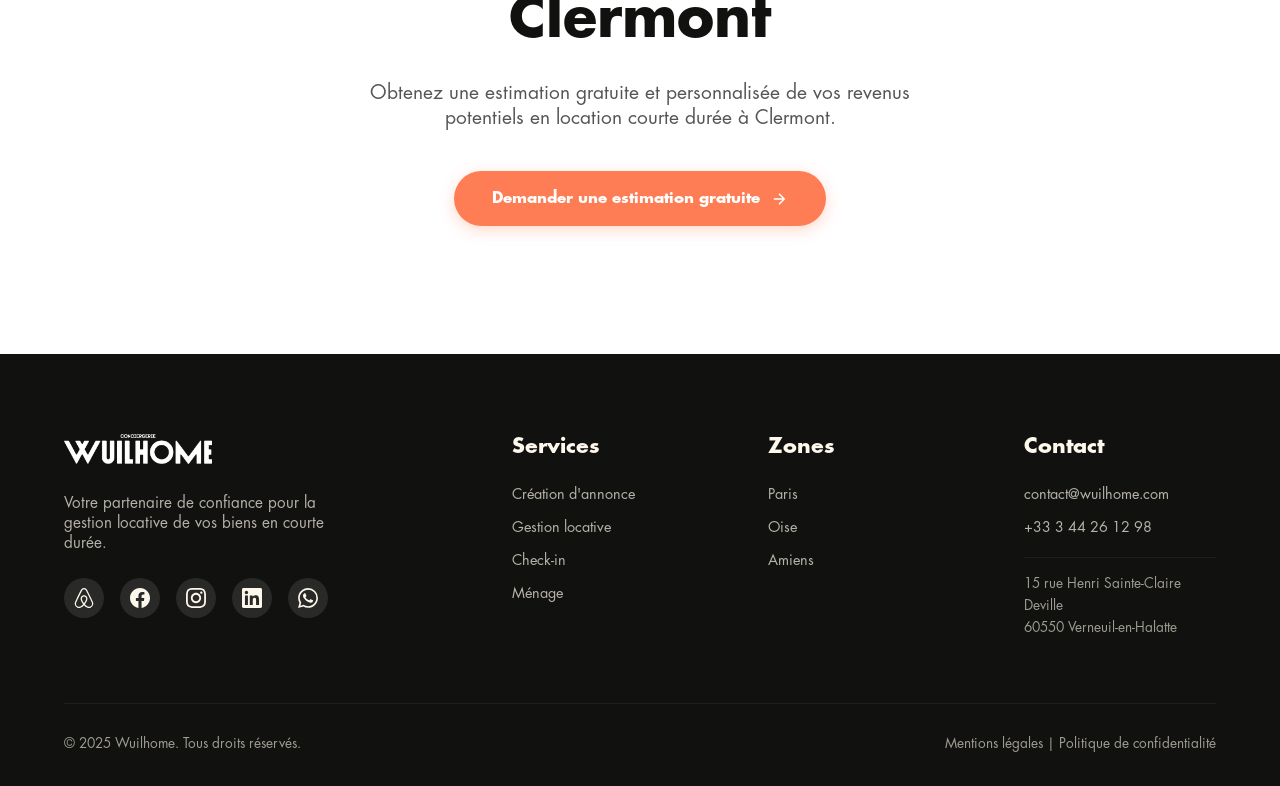
<file: zones/clermont/index.html>
<!DOCTYPE html>
<html lang="fr">
<head>
    <meta charset="UTF-8">
    <meta name="viewport" content="width=device-width, initial-scale=1.0">
    <meta name="description" content="Conciergerie Airbnb et Booking à Clermont (Oise) - Gestion locative courte durée premium. Position stratégique entre Paris et Amiens. Estimation gratuite.">
    <meta name="keywords" content="conciergerie Clermont, conciergerie Airbnb Clermont Oise, location courte durée Clermont, gestion locative Clermont, Airbnb Clermont Oise, Booking Clermont Oise">
    <title>Conciergerie Airbnb et Booking Clermont (Oise) | Gestion Locative Courte Durée - Wuilhome</title>

    <!-- Favicon -->
    <link rel="icon" type="image/png" href="/favicon-96x96.png" sizes="96x96">
    <link rel="icon" type="image/svg+xml" href="/favicon.svg">
    <link rel="shortcut icon" href="/favicon.ico">
    <link rel="apple-touch-icon" sizes="180x180" href="/apple-touch-icon.png">
    <link rel="manifest" href="/site.webmanifest">
    <meta name="theme-color" content="#1E3A5F">

    <!-- Canonical -->
    <link rel="canonical" href="https://wuilhome.com/zones/clermont/">

    <!-- Open Graph -->
    <meta property="og:type" content="website">
    <meta property="og:url" content="https://wuilhome.com/zones/clermont/">
    <meta property="og:title" content="Conciergerie Airbnb et Booking Clermont (Oise) | Wuilhome">
    <meta property="og:description" content="Conciergerie Airbnb et Booking à Clermont dans l'Oise. Gestion locative courte durée premium. Estimation gratuite.">
    <meta property="og:image" content="https://wuilhome.com/images/og-image.webp">
    <meta property="og:locale" content="fr_FR">
    <meta property="og:site_name" content="Wuilhome">

    <!-- Twitter Card -->
    <meta name="twitter:card" content="summary_large_image">
    <meta name="twitter:title" content="Conciergerie Airbnb et Booking Clermont (Oise) | Wuilhome">
    <meta name="twitter:description" content="Gestion locative courte durée premium à Clermont et ses environs dans l'Oise.">
    <meta name="twitter:image" content="https://wuilhome.com/images/og-image.webp">

    <!-- Google Consent Mode v2 -->
    <script>
    window.dataLayer = window.dataLayer || [];
    function gtag(){dataLayer.push(arguments);}
    gtag('consent', 'default', {
        'analytics_storage': 'denied',
        'ad_storage': 'denied',
        'ad_user_data': 'denied',
        'ad_personalization': 'denied',
        'functionality_storage': 'granted',
        'personalization_storage': 'denied',
        'security_storage': 'granted',
        'wait_for_update': 500
    });
    </script>
    <script src="/js/tarteaucitron.min.js"></script>
    <script>
    tarteaucitron.init({"privacyUrl":"https://wuilhome.com/politique-confidentialite/","bodyPosition":"bottom","hashtag":"#tarteaucitron","cookieName":"tarteaucitron","orientation":"bottom","groupServices":false,"obligatoryTimer":20,"showAlertSmall":false,"cookieslist":false,"closePopup":false,"showIcon":true,"iconPosition":"BottomRight","adblocker":false,"DenyAllCta":true,"AcceptAllCta":true,"highPrivacy":true,"alwaysNeedConsent":false,"handleBrowserDNTRequest":false,"removeCredit":false,"moreInfoLink":true,"useExternalCss":false,"useExternalJs":false,"readmoreLink":"https://wuilhome.com/politique-confidentialite/","mandatory":false,"mandatoryCta":false,"googleConsentMode":true});
    tarteaucitron.services.gtmConsent={"key":"gtmConsent","type":"api","name":"Google Tag Manager","uri":"https://policies.google.com/privacy","needConsent":true,"cookies":["_ga","_gid","_gat","_gcl_au"],"js":function(){gtag("consent","update",{"analytics_storage":"granted","ad_storage":"granted","ad_user_data":"granted","ad_personalization":"granted"});},"fallback":function(){gtag("consent","update",{"analytics_storage":"denied","ad_storage":"denied","ad_user_data":"denied","ad_personalization":"denied"});}};
    (tarteaucitron.job=tarteaucitron.job||[]).push("gtmConsent");
    </script>

    <!-- Google Tag Manager -->
    <script>(function(w,d,s,l,i){w[l]=w[l]||[];w[l].push({'gtm.start':
    new Date().getTime(),event:'gtm.js'});var f=d.getElementsByTagName(s)[0],
    j=d.createElement(s),dl=l!='dataLayer'?'&l='+l:'';j.async=true;j.src=
    'https://www.googletagmanager.com/gtm.js?id='+i+dl;f.parentNode.insertBefore(j,f);
    })(window,document,'script','dataLayer','GTM-5LK2LZ65');</script>
    <!-- End Google Tag Manager -->

    <link rel="stylesheet" href="../../css/fonts.css">
    <link rel="stylesheet" href="../../css/style.css">
    <link rel="stylesheet" href="../../css/tarteaucitron-custom.css">
</head>
<body>
    <!-- Google Tag Manager (noscript) -->
    <noscript><iframe src="https://www.googletagmanager.com/ns.html?id=GTM-5LK2LZ65"
    height="0" width="0" style="display:none;visibility:hidden"></iframe></noscript>
    <!-- End Google Tag Manager (noscript) -->

    <!-- Navigation -->
    <nav id="navbar">
        <a href="../../" class="logo">
            <img src="../../images/logo.webp" alt="Wuilhome - Conciergerie Airbnb et Booking">
        </a>
        <button class="hamburger" id="hamburger" aria-label="Menu" aria-expanded="false">
            <span class="hamburger-line"></span>
            <span class="hamburger-line"></span>
            <span class="hamburger-line"></span>
        </button>
        <ul class="nav-links">
            <li><a href="../../#services">Services</a></li>
            <li class="dropdown">
                <a href="#">Zones ▾</a>
                <ul class="dropdown-menu">
                    <li><a href="../paris/">Paris</a></li>
                    <li><a href="../oise/">Oise</a></li>
                    <li><a href="../amiens/">Amiens</a></li>
                </ul>
            </li>
            <li><a href="../../avis/">Avis</a></li>
            <li><a href="../../faq/">FAQ</a></li>
            <li><a href="../../contact/">Contact</a></li>
            <li><a href="https://client.passpass.io" target="_blank">Espace propriétaire</a></li>
        </ul>
        <a href="../../contact/" class="nav-cta">Estimation gratuite</a>
    </nav>

    <!-- Page Header -->
    <section class="page-header">
        <h1>Conciergerie Airbnb et Booking à Clermont (Oise)</h1>
        <p>Gestion locative courte durée premium au coeur du plateau picard. Position stratégique entre Paris et Amiens.</p>
    </section>

    <!-- Zone Gallery -->
    <section class="zone-gallery">
        <div class="gallery-grid">
            <img src="../../images/conciergerie-airbnb-oise-1.webp" alt="Conciergerie Airbnb et Booking Clermont Oise - Donjon médiéval" loading="lazy">
            <img src="../../images/conciergerie-airbnb-oise-2.webp" alt="Location courte durée Airbnb Booking Clermont Oise - Centre-ville" loading="lazy">
            <img src="../../images/conciergerie-airbnb-oise-3.webp" alt="Gestion locative Airbnb Booking Clermont Oise - Campagne picarde" loading="lazy">
            <img src="../../images/conciergerie-airbnb-oise-4.webp" alt="Service conciergerie Airbnb Booking Clermont Oise - Patrimoine local" loading="lazy">
        </div>
    </section>

    <!-- Pourquoi louer à Clermont -->
    <section class="zone-content">
        <div class="zone-container">
            <h2>Pourquoi louer en courte durée à Clermont ?</h2>
            <div class="zone-intro">
                <p>Clermont, sous-préfecture de l'Oise, est une ville chargée d'histoire perchée sur une colline au coeur du <strong>plateau picard</strong>. Son <strong>donjon médiéval</strong> du XIe siècle, vestige de l'ancien château des comtes de Clermont, domine la vallée de la Brèche et offre un panorama exceptionnel. L'<strong>église Saint-Samson</strong>, classée monument historique, témoigne de la richesse architecturale de la cité.</p>
                <p>La position géographique de Clermont est un atout majeur pour la location courte durée. Située sur l'<strong>axe Paris-Amiens</strong> (A16/RN31), à mi-chemin entre les deux métropoles, la ville est un point d'étape naturel pour les <strong>professionnels en déplacement</strong>. La gare de Clermont-de-l'Oise, desservie par le TER Picardie, permet de rejoindre Paris-Nord en environ 1h10.</p>
                <p>Le Clermontois bénéficie d'une activité économique dynamique grâce à ses <strong>zones industrielles et commerciales</strong> (Breuil-le-Sec, Agnetz), qui génèrent un flux régulier de travailleurs en mission. La ville est également un point de départ idéal pour visiter les grands sites de l'Oise : Chantilly (30 min), Compiègne (30 min), Senlis (40 min), Beauvais (40 min). Le <strong>marché de Clermont</strong>, l'un des plus importants de la région, et la <strong>foire de la Saint-André</strong> attirent des visiteurs de tout le département.</p>
            </div>
        </div>
    </section>

    <!-- Services -->
    <section class="zone-content">
        <div class="zone-container">
            <h2>Nos services de conciergerie à Clermont</h2>
            <div class="zone-intro">
                <p>Wuilhome prend en charge l'intégralité de la gestion de votre bien en location courte durée à Clermont et dans le Clermontois. Notre siège est situé à Verneuil-en-Halatte, à quelques minutes, ce qui nous permet une réactivité optimale.</p>
            </div>

            <div class="zone-features">
                <div class="zone-feature">
                    <div class="zone-feature-icon">
                        <svg width="32" height="32" viewBox="0 0 24 24" fill="none" stroke="currentColor" stroke-width="2"><path d="M12 2L2 7l10 5 10-5-10-5z"/><path d="M2 17l10 5 10-5"/><path d="M2 12l10 5 10-5"/></svg>
                    </div>
                    <h3>Création et optimisation d'annonce</h3>
                    <p>Rédaction professionnelle ciblant la clientèle professionnelle et les visiteurs de passage. Tarification dynamique adaptée au marché local.</p>
                </div>
                <div class="zone-feature">
                    <div class="zone-feature-icon">
                        <svg width="32" height="32" viewBox="0 0 24 24" fill="none" stroke="currentColor" stroke-width="2"><path d="M21 10c0 7-9 13-9 13s-9-6-9-13a9 9 0 0 1 18 0z"/><circle cx="12" cy="10" r="3"/></svg>
                    </div>
                    <h3>Accueil des voyageurs</h3>
                    <p>Check-in autonome avec guide numérique personnalisé. Informations pratiques sur Clermont et les sites touristiques de l'Oise à proximité.</p>
                </div>
                <div class="zone-feature">
                    <div class="zone-feature-icon">
                        <svg width="32" height="32" viewBox="0 0 24 24" fill="none" stroke="currentColor" stroke-width="2"><rect x="3" y="4" width="18" height="18" rx="2" ry="2"/><line x1="16" y1="2" x2="16" y2="6"/><line x1="8" y1="2" x2="8" y2="6"/><line x1="3" y1="10" x2="21" y2="10"/></svg>
                    </div>
                    <h3>Ménage et linge hôtelier</h3>
                    <p>Nettoyage professionnel entre chaque séjour avec linge de qualité hôtelière. Un standard d'hygiène irréprochable pour vos voyageurs.</p>
                </div>
                <div class="zone-feature">
                    <div class="zone-feature-icon">
                        <svg width="32" height="32" viewBox="0 0 24 24" fill="none" stroke="currentColor" stroke-width="2"><polygon points="13 2 3 14 12 14 11 22 21 10 12 10 13 2"/></svg>
                    </div>
                    <h3>Intervention rapide 7j/7</h3>
                    <p>Notre équipe, basée à proximité immédiate de Clermont, est disponible tous les jours pour répondre aux urgences.</p>
                </div>
            </div>
        </div>
    </section>

    <!-- Zones d'intervention -->
    <section class="zone-content">
        <div class="zone-container">
            <h2>Zones d'intervention à Clermont et ses environs</h2>
            <div class="zone-intro">
                <p>Nous intervenons dans tout le Clermontois et les communes environnantes. Notre proximité géographique nous permet d'assurer un service réactif et de qualité.</p>
            </div>
            <div class="zone-areas">
                <div class="areas-grid">
                    <div class="area-tag">Clermont</div>
                    <div class="area-tag">Breuil-le-Sec</div>
                    <div class="area-tag">Agnetz</div>
                    <div class="area-tag">Fitz-James</div>
                    <div class="area-tag">Cambronne-lès-Clermont</div>
                    <div class="area-tag">Cauffry</div>
                    <div class="area-tag">Liancourt</div>
                    <div class="area-tag">Mouy</div>
                    <div class="area-tag">Rantigny</div>
                    <div class="area-tag">Neuilly-sous-Clermont</div>
                    <div class="area-tag">Verneuil-en-Halatte</div>
                    <div class="area-tag">Pont-Sainte-Maxence</div>
                </div>
            </div>
        </div>
    </section>

    <!-- FAQ locale -->
    <section class="zone-content zone-faq">
        <div class="zone-container">
            <h2>Questions fréquentes sur la location courte durée à Clermont</h2>
            <div class="faq-list">
                <div class="faq-item">
                    <button class="faq-question">
                        <span>Quel type de clientèle recherche des logements à Clermont ?</span>
                        <svg width="20" height="20" viewBox="0 0 24 24" fill="none" stroke="currentColor" stroke-width="2"><polyline points="6 9 12 15 18 9"></polyline></svg>
                    </button>
                    <div class="faq-answer">
                        <p>La clientèle à Clermont est principalement composée de professionnels en mission dans les zones d'activités du Clermontois (Breuil-le-Sec, Agnetz) et de voyageurs de passage sur l'axe Paris-Amiens. Les week-ends attirent des visiteurs souhaitant explorer les sites touristiques de l'Oise (Chantilly, Compiègne, Senlis) depuis un point central et abordable.</p>
                    </div>
                </div>
                <div class="faq-item">
                    <button class="faq-question">
                        <span>Quelle est la rentabilité d'un logement en location courte durée à Clermont ?</span>
                        <svg width="20" height="20" viewBox="0 0 24 24" fill="none" stroke="currentColor" stroke-width="2"><polyline points="6 9 12 15 18 9"></polyline></svg>
                    </button>
                    <div class="faq-answer">
                        <p>À Clermont, les tarifs sont plus modérés qu'à Chantilly ou Senlis, mais la demande régulière des professionnels en déplacement permet un bon taux d'occupation. Un logement bien géré peut générer entre 25% et 45% de revenus supplémentaires par rapport à une location longue durée. Contactez-nous pour une estimation personnalisée gratuite.</p>
                    </div>
                </div>
                <div class="faq-item">
                    <button class="faq-question">
                        <span>Clermont est-il bien situé pour la location courte durée ?</span>
                        <svg width="20" height="20" viewBox="0 0 24 24" fill="none" stroke="currentColor" stroke-width="2"><polyline points="6 9 12 15 18 9"></polyline></svg>
                    </button>
                    <div class="faq-answer">
                        <p>Oui, Clermont bénéficie d'une position stratégique au centre de l'Oise, à mi-chemin entre Paris et Amiens. L'accès rapide à l'A16 et la gare TER permettent de rejoindre facilement les grandes villes. Chantilly, Compiègne et Senlis sont à 30-40 minutes, ce qui en fait un camp de base idéal pour visiter le département.</p>
                    </div>
                </div>
                <div class="faq-item">
                    <button class="faq-question">
                        <span>Quels événements locaux génèrent de la demande à Clermont ?</span>
                        <svg width="20" height="20" viewBox="0 0 24 24" fill="none" stroke="currentColor" stroke-width="2"><polyline points="6 9 12 15 18 9"></polyline></svg>
                    </button>
                    <div class="faq-answer">
                        <p>La foire de la Saint-André (novembre), le marché hebdomadaire de Clermont — l'un des plus grands de l'Oise —, et les événements des zones d'activités locales génèrent des pics de demande. Les grands événements des villes voisines (Prix de Diane à Chantilly, salons à Compiègne) profitent aussi aux hébergements clermontois, plus abordables.</p>
                    </div>
                </div>
            </div>
        </div>
    </section>

    <!-- Schema.org FAQPage -->
    <script type="application/ld+json">
    {
        "@context": "https://schema.org",
        "@type": "FAQPage",
        "mainEntity": [
            {
                "@type": "Question",
                "name": "Quel type de clientèle recherche des logements à Clermont ?",
                "acceptedAnswer": {
                    "@type": "Answer",
                    "text": "La clientèle est principalement composée de professionnels en mission dans les zones d'activités du Clermontois et de voyageurs de passage sur l'axe Paris-Amiens. Les week-ends attirent des visiteurs souhaitant explorer les sites de l'Oise depuis un point central."
                }
            },
            {
                "@type": "Question",
                "name": "Quelle est la rentabilité d'un logement en location courte durée à Clermont ?",
                "acceptedAnswer": {
                    "@type": "Answer",
                    "text": "Un logement bien géré à Clermont peut générer entre 25% et 45% de revenus supplémentaires par rapport à une location longue durée grâce à la demande régulière des professionnels en déplacement."
                }
            },
            {
                "@type": "Question",
                "name": "Clermont est-il bien situé pour la location courte durée ?",
                "acceptedAnswer": {
                    "@type": "Answer",
                    "text": "Oui, Clermont est au centre de l'Oise, à mi-chemin entre Paris et Amiens. Chantilly, Compiègne et Senlis sont à 30-40 minutes, ce qui en fait un camp de base idéal pour visiter le département."
                }
            },
            {
                "@type": "Question",
                "name": "Quels événements locaux génèrent de la demande à Clermont ?",
                "acceptedAnswer": {
                    "@type": "Answer",
                    "text": "La foire de la Saint-André, le marché hebdomadaire et les événements des zones d'activités génèrent des pics de demande. Les grands événements des villes voisines profitent aussi aux hébergements clermontois."
                }
            }
        ]
    }
    </script>

    <!-- Schema.org LocalBusiness -->
    <script type="application/ld+json">
    {
        "@context": "https://schema.org",
        "@type": "LocalBusiness",
        "name": "Wuilhome - Conciergerie Clermont",
        "description": "Service de conciergerie Airbnb et Booking à Clermont dans l'Oise. Gestion locative courte durée premium au coeur du plateau picard.",
        "url": "https://wuilhome.com/zones/clermont/",
        "logo": "https://wuilhome.com/images/logo.webp",
        "telephone": "+33344261298",
        "email": "contact@wuilhome.com",
        "address": {
            "@type": "PostalAddress",
            "streetAddress": "15 rue Henri Sainte-Claire Deville",
            "addressLocality": "Verneuil-en-Halatte",
            "postalCode": "60550",
            "addressRegion": "Hauts-de-France",
            "addressCountry": "FR"
        },
        "areaServed": {
            "@type": "City",
            "name": "Clermont",
            "sameAs": "https://fr.wikipedia.org/wiki/Clermont_(Oise)"
        },
        "serviceType": ["Conciergerie Airbnb", "Gestion locative courte durée", "Conciergerie Booking"],
        "priceRange": "€€"
    }
    </script>

    <!-- CTA -->
    <section class="cta" id="contact">
        <div class="cta-container animate-on-scroll">
            <h2>Confiez-nous votre bien à Clermont</h2>
            <p>Obtenez une estimation gratuite et personnalisée de vos revenus potentiels en location courte durée à Clermont.</p>
            <a href="../../contact/" class="btn-primary">
                Demander une estimation gratuite
                <svg width="18" height="18" viewBox="0 0 24 24" fill="none" stroke="currentColor" stroke-width="2"><path d="M5 12h14M12 5l7 7-7 7"/></svg>
            </a>
        </div>
    </section>

    <!-- Footer -->
    <footer>
        <div class="footer-content">
            <div class="footer-brand">
                <img src="../../images/logo-footer.webp" alt="Logo Wuilhome - Gestion locative courte durée">
                <p>Votre partenaire de confiance pour la gestion locative de vos biens en courte durée.</p>
                <div class="footer-social">
                    <a href="https://www.airbnb.fr/users/show/209934555" target="_blank" rel="noopener noreferrer" aria-label="Airbnb">
                        <svg width="20" height="20" viewBox="0 0 64 64" fill="currentColor"><path d="M60.9 45.487l-.966-2.305-1.475-3.27-.062-.062a661.83 661.83 0 0 0-14.15-28.957l-.198-.384-1.524-3.073a18.4 18.4 0 0 0-2.305-3.52A10.35 10.35 0 0 0 32.027 0a10.76 10.76 0 0 0-8.203 3.84 22.1 22.1 0 0 0-2.305 3.52l-1.735 3.395c-4.956 9.615-9.74 19.342-14.163 28.957l-.062.124c-.384 1.053-.892 2.13-1.413 3.284-.322.702-.644 1.47-.966 2.305a14.4 14.4 0 0 0-.768 6.914 13.63 13.63 0 0 0 8.327 10.631 13.16 13.16 0 0 0 5.192 1.028 14.57 14.57 0 0 0 1.66-.124 16.93 16.93 0 0 0 6.406-2.18 32.44 32.44 0 0 0 7.943-6.666 33.62 33.62 0 0 0 7.943 6.666 16.92 16.92 0 0 0 6.406 2.18c.55.073 1.105.114 1.66.124 1.783.018 3.55-.332 5.192-1.028a13.63 13.63 0 0 0 8.327-10.631 12.11 12.11 0 0 0-.582-6.852zM32.026 48.82c-3.457-4.362-5.7-8.45-6.468-11.92-.314-1.277-.38-2.6-.198-3.903.127-.965.48-1.886 1.028-2.7a6.79 6.79 0 0 1 5.638-2.825c2.236-.086 4.362.974 5.638 2.813a6.17 6.17 0 0 1 1.028 2.69 10.3 10.3 0 0 1-.198 3.903c-.768 3.395-3 7.435-6.468 11.92zm25.562 3c-.5 3.337-2.7 6.166-5.836 7.435a9.7 9.7 0 0 1-4.857.706 12.6 12.6 0 0 1-4.87-1.66 29.91 29.91 0 0 1-7.298-6.195c4.225-5.192 6.8-9.913 7.757-14.163a16.11 16.11 0 0 0 .322-5.452c-.238-1.567-.832-3.06-1.735-4.362-2.062-2.942-5.453-4.666-9.045-4.597-3.572-.046-6.942 1.65-9.033 4.547-.903 1.303-1.497 2.794-1.735 4.362a13.31 13.31 0 0 0 .322 5.452c.966 4.225 3.593 9.033 7.757 14.225a28.79 28.79 0 0 1-7.298 6.195 12.6 12.6 0 0 1-4.882 1.71 10.26 10.26 0 0 1-4.87-.644C9.16 58.12 6.94 55.292 6.45 51.954a10.61 10.61 0 0 1 .582-4.956c.198-.644.508-1.24.83-2.044.446-1.028.966-2.12 1.475-3.2l.062-.124c4.424-9.54 9.157-19.28 14.1-28.772l.186-.458 1.536-2.95a14.05 14.05 0 0 1 1.846-2.838 6.73 6.73 0 0 1 10.247 0 13.87 13.87 0 0 1 1.747 2.813l1.536 2.95.186.384c4.87 9.553 9.628 19.28 14.04 28.834v.062c.508 1.028.966 2.18 1.475 3.2.322.768.644 1.413.83 2.044a10.81 10.81 0 0 1 .446 4.956z" fill-rule="evenodd"/></svg>
                    </a>
                    <a href="https://www.facebook.com/profile.php?id=61551430132736" target="_blank" rel="noopener noreferrer" aria-label="Facebook">
                        <svg width="20" height="20" viewBox="0 0 24 24" fill="currentColor"><path d="M24 12.073c0-6.627-5.373-12-12-12s-12 5.373-12 12c0 5.99 4.388 10.954 10.125 11.854v-8.385H7.078v-3.47h3.047V9.43c0-3.007 1.792-4.669 4.533-4.669 1.312 0 2.686.235 2.686.235v2.953H15.83c-1.491 0-1.956.925-1.956 1.874v2.25h3.328l-.532 3.47h-2.796v8.385C19.612 23.027 24 18.062 24 12.073z"/></svg>
                    </a>
                    <a href="https://www.instagram.com/wuilhome_conciergerie/" target="_blank" rel="noopener noreferrer" aria-label="Instagram">
                        <svg width="20" height="20" viewBox="0 0 24 24" fill="currentColor"><path d="M12 2.163c3.204 0 3.584.012 4.85.07 3.252.148 4.771 1.691 4.919 4.919.058 1.265.069 1.645.069 4.849 0 3.205-.012 3.584-.069 4.849-.149 3.225-1.664 4.771-4.919 4.919-1.266.058-1.644.07-4.85.07-3.204 0-3.584-.012-4.849-.07-3.26-.149-4.771-1.699-4.919-4.92-.058-1.265-.07-1.644-.07-4.849 0-3.204.013-3.583.07-4.849.149-3.227 1.664-4.771 4.919-4.919 1.266-.057 1.645-.069 4.849-.069zm0-2.163c-3.259 0-3.667.014-4.947.072-4.358.2-6.78 2.618-6.98 6.98-.059 1.281-.073 1.689-.073 4.948 0 3.259.014 3.668.072 4.948.2 4.358 2.618 6.78 6.98 6.98 1.281.058 1.689.072 4.948.072 3.259 0 3.668-.014 4.948-.072 4.354-.2 6.782-2.618 6.979-6.98.059-1.28.073-1.689.073-4.948 0-3.259-.014-3.667-.072-4.947-.196-4.354-2.617-6.78-6.979-6.98-1.281-.059-1.69-.073-4.949-.073zm0 5.838c-3.403 0-6.162 2.759-6.162 6.162s2.759 6.163 6.162 6.163 6.162-2.759 6.162-6.163c0-3.403-2.759-6.162-6.162-6.162zm0 10.162c-2.209 0-4-1.79-4-4 0-2.209 1.791-4 4-4s4 1.791 4 4c0 2.21-1.791 4-4 4zm6.406-11.845c-.796 0-1.441.645-1.441 1.44s.645 1.44 1.441 1.44c.795 0 1.439-.645 1.439-1.44s-.644-1.44-1.439-1.44z"/></svg>
                    </a>
                    <a href="https://www.linkedin.com/company/wuilhome/" target="_blank" rel="noopener noreferrer" aria-label="LinkedIn">
                        <svg width="20" height="20" viewBox="0 0 24 24" fill="currentColor"><path d="M20.447 20.452h-3.554v-5.569c0-1.328-.027-3.037-1.852-3.037-1.853 0-2.136 1.445-2.136 2.939v5.667H9.351V9h3.414v1.561h.046c.477-.9 1.637-1.85 3.37-1.85 3.601 0 4.267 2.37 4.267 5.455v6.286zM5.337 7.433c-1.144 0-2.063-.926-2.063-2.065 0-1.138.92-2.063 2.063-2.063 1.14 0 2.064.925 2.064 2.063 0 1.139-.925 2.065-2.064 2.065zm1.782 13.019H3.555V9h3.564v11.452zM22.225 0H1.771C.792 0 0 .774 0 1.729v20.542C0 23.227.792 24 1.771 24h20.451C23.2 24 24 23.227 24 22.271V1.729C24 .774 23.2 0 22.222 0h.003z"/></svg>
                    </a>
                    <a href="https://api.whatsapp.com/send?phone=%2B33766007020" target="_blank" rel="noopener noreferrer" aria-label="WhatsApp">
                        <svg width="20" height="20" viewBox="0 0 24 24" fill="currentColor"><path d="M17.472 14.382c-.297-.149-1.758-.867-2.03-.967-.273-.099-.471-.148-.67.15-.197.297-.767.966-.94 1.164-.173.199-.347.223-.644.075-.297-.15-1.255-.463-2.39-1.475-.883-.788-1.48-1.761-1.653-2.059-.173-.297-.018-.458.13-.606.134-.133.298-.347.446-.52.149-.174.198-.298.298-.497.099-.198.05-.371-.025-.52-.075-.149-.669-1.612-.916-2.207-.242-.579-.487-.5-.669-.51-.173-.008-.371-.01-.57-.01-.198 0-.52.074-.792.372-.272.297-1.04 1.016-1.04 2.479 0 1.462 1.065 2.875 1.213 3.074.149.198 2.096 3.2 5.077 4.487.709.306 1.262.489 1.694.625.712.227 1.36.195 1.871.118.571-.085 1.758-.719 2.006-1.413.248-.694.248-1.289.173-1.413-.074-.124-.272-.198-.57-.347m-5.421 7.403h-.004a9.87 9.87 0 01-5.031-1.378l-.361-.214-3.741.982.998-3.648-.235-.374a9.86 9.86 0 01-1.51-5.26c.001-5.45 4.436-9.884 9.888-9.884 2.64 0 5.122 1.03 6.988 2.898a9.825 9.825 0 012.893 6.994c-.003 5.45-4.437 9.884-9.885 9.884m8.413-18.297A11.815 11.815 0 0012.05 0C5.495 0 .16 5.335.157 11.892c0 2.096.547 4.142 1.588 5.945L.057 24l6.305-1.654a11.882 11.882 0 005.683 1.448h.005c6.554 0 11.89-5.335 11.893-11.893a11.821 11.821 0 00-3.48-8.413z"/></svg>
                    </a>
                </div>
            </div>
            <div class="footer-links">
                <h4>Services</h4>
                <ul>
                    <li><a href="../../#services">Création d'annonce</a></li>
                    <li><a href="../../#services">Gestion locative</a></li>
                    <li><a href="../../#services">Check-in</a></li>
                    <li><a href="../../#services">Ménage</a></li>
                </ul>
            </div>
            <div class="footer-links">
                <h4>Zones</h4>
                <ul>
                    <li><a href="../paris/">Paris</a></li>
                    <li><a href="../oise/">Oise</a></li>
                    <li><a href="../amiens/">Amiens</a></li>
                </ul>
            </div>
            <div class="footer-links">
                <h4>Contact</h4>
                <ul>
                    <li><a href="mailto:contact@wuilhome.com">contact@wuilhome.com</a></li>
                    <li><a href="tel:+33344261298">+33 3 44 26 12 98</a></li>
                </ul>
                <p class="footer-address">15 rue Henri Sainte-Claire Deville<br>60550 Verneuil-en-Halatte</p>
            </div>
        </div>
        <div class="footer-bottom">
            <span>&copy; 2025 Wuilhome. Tous droits réservés.</span>
            <span><a href="../../mentions-legales/">Mentions légales</a> | <a href="../../politique-confidentialite/">Politique de confidentialité</a></span>
        </div>
    </footer>

    <script src="../../js/main.js"></script>
</body>
</html>
</file>
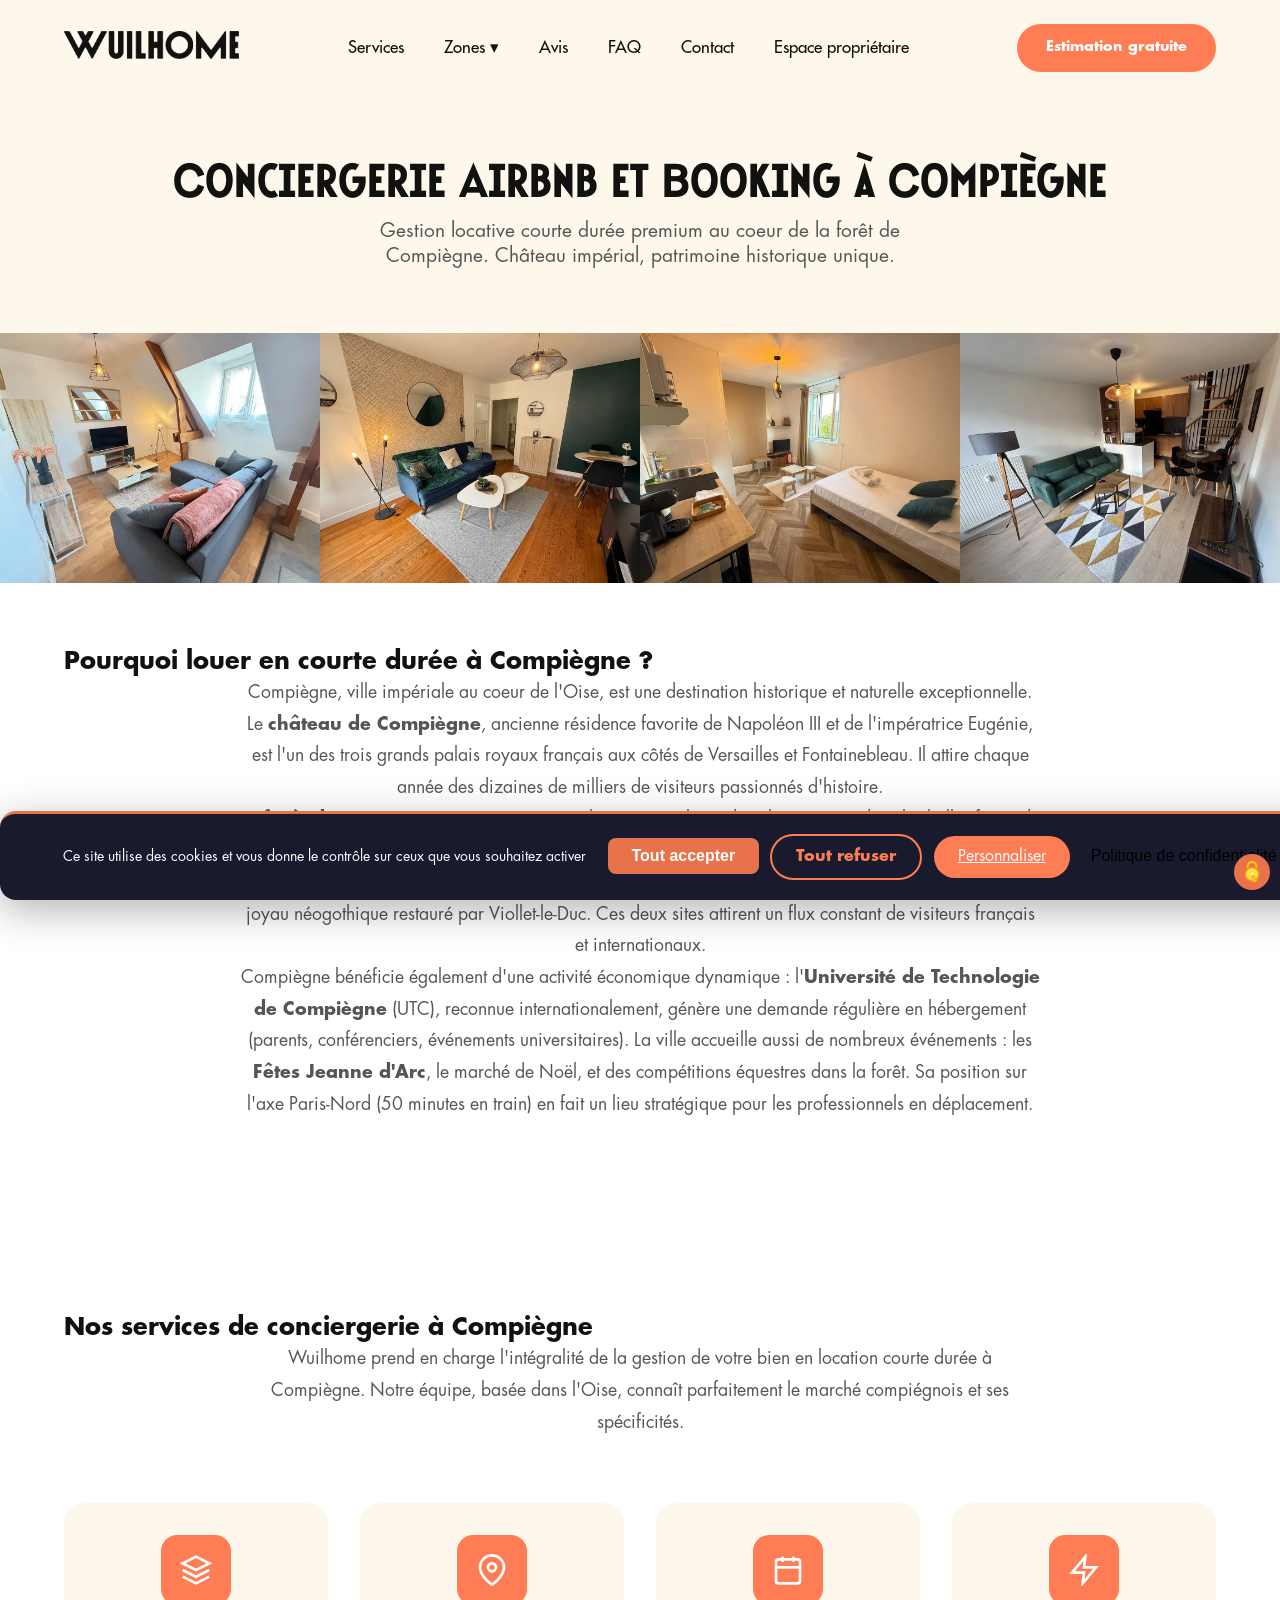
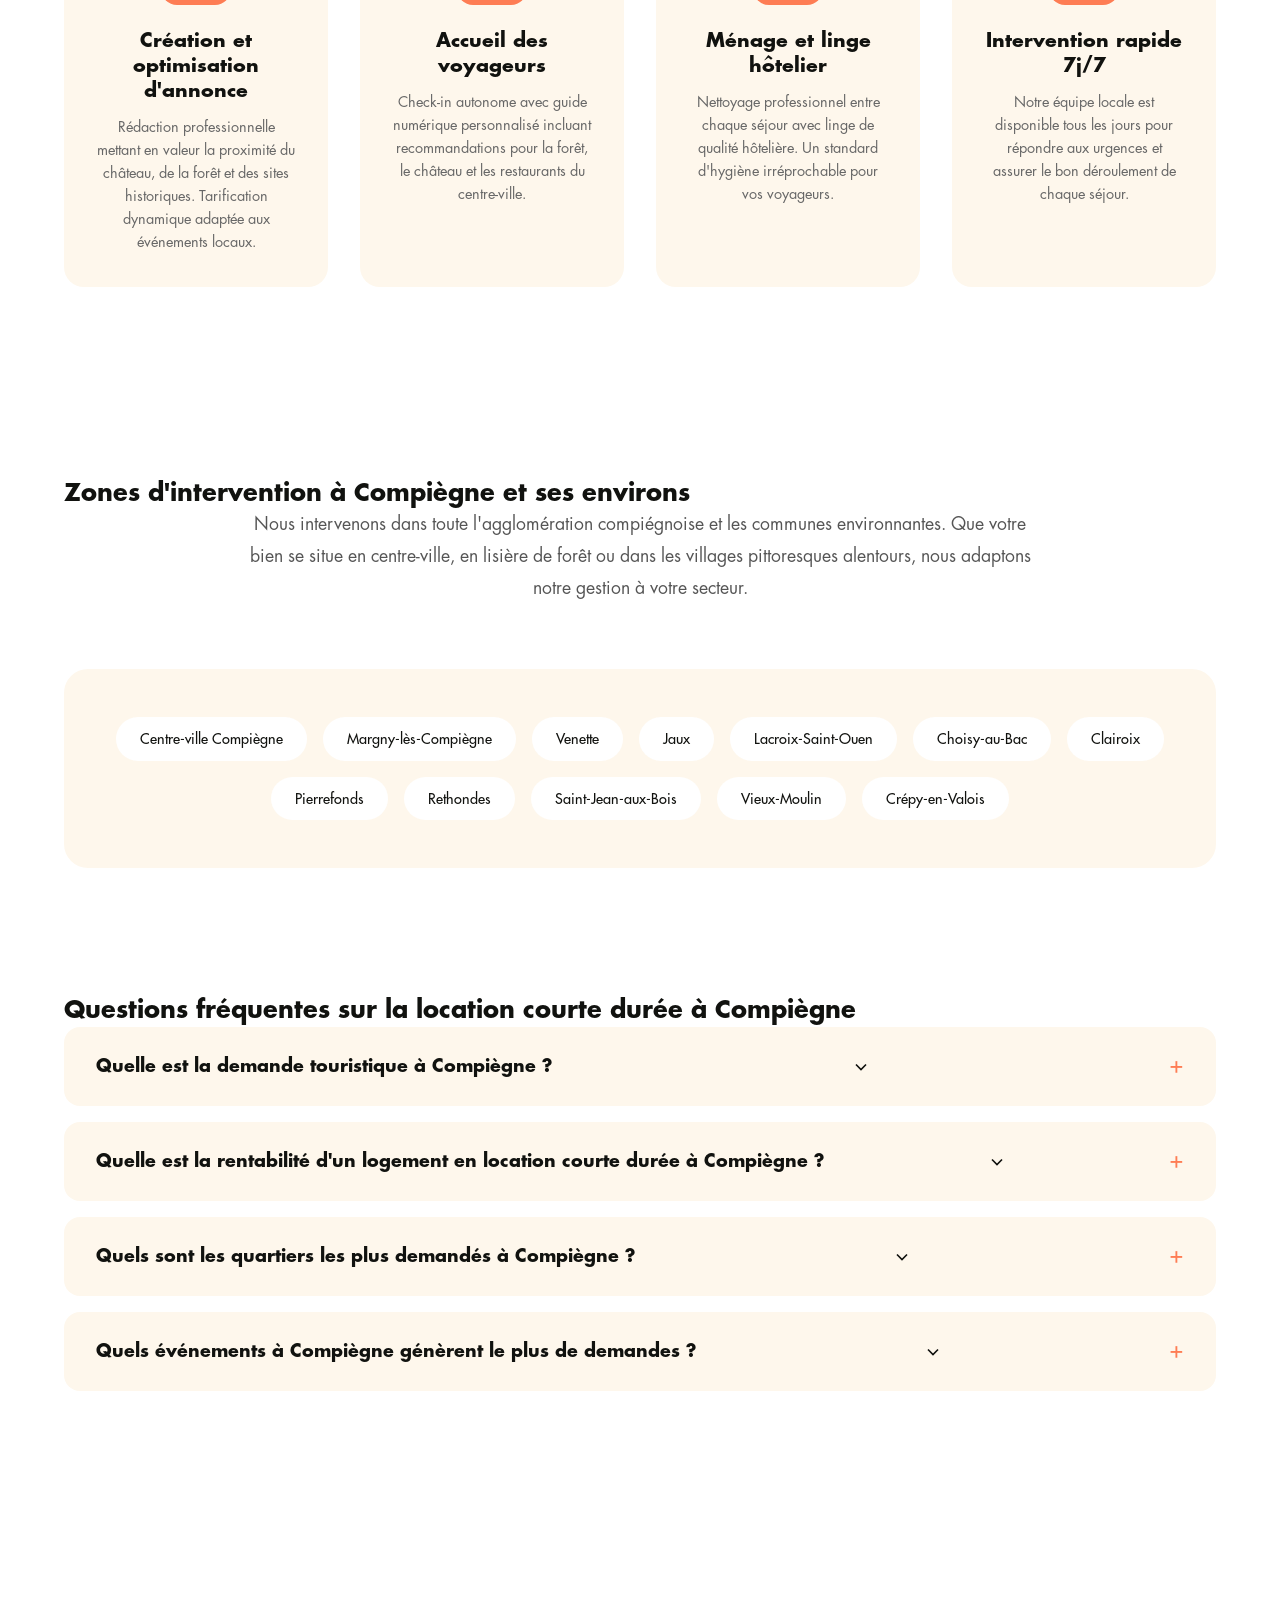
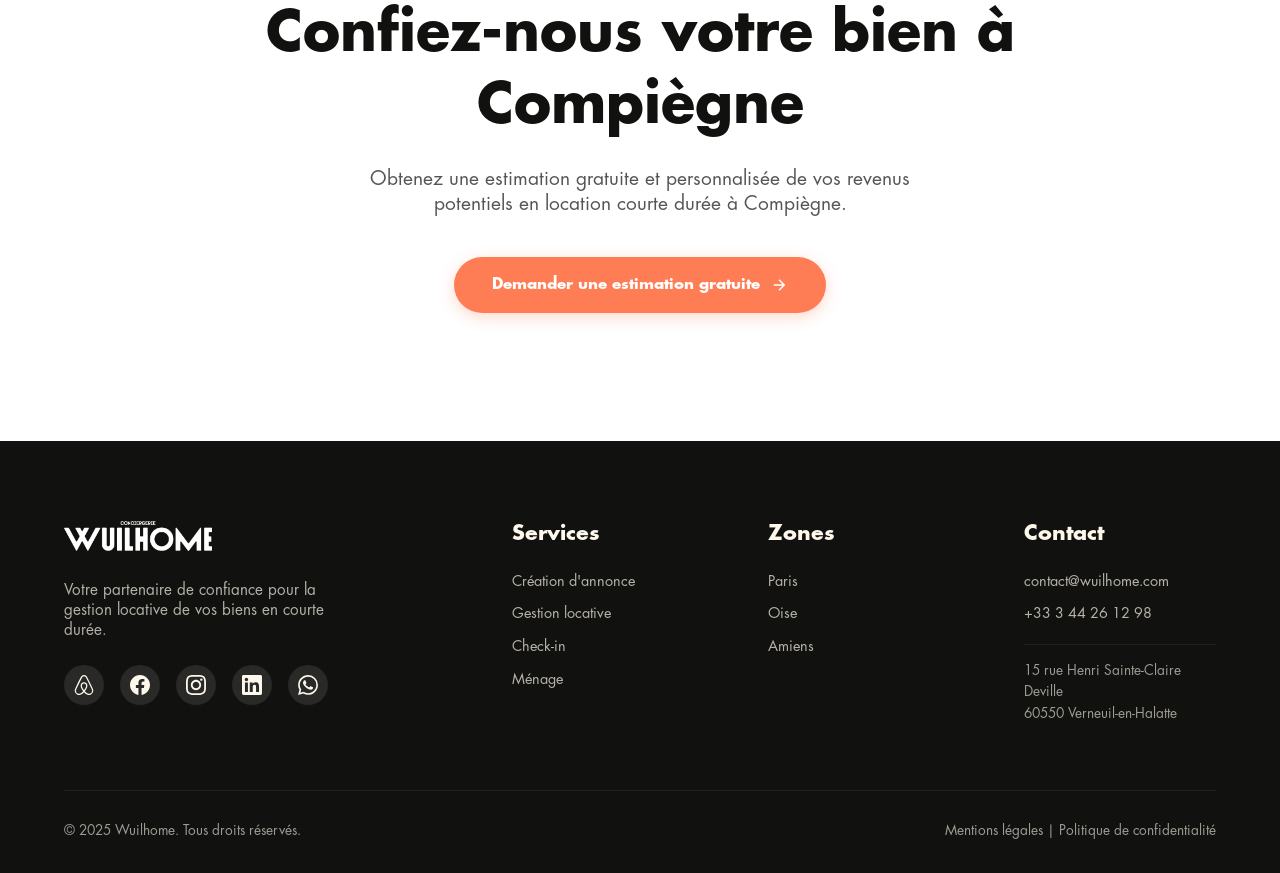
<file: zones/compiegne/index.html>
<!DOCTYPE html>
<html lang="fr">
<head>
    <meta charset="UTF-8">
    <meta name="viewport" content="width=device-width, initial-scale=1.0">
    <meta name="description" content="Conciergerie Airbnb et Booking à Compiègne - Gestion locative courte durée premium. Château impérial, forêt de Compiègne, patrimoine napoléonien. Estimation gratuite.">
    <meta name="keywords" content="conciergerie Compiègne, conciergerie Airbnb Compiègne, location courte durée Compiègne, gestion locative Compiègne, Airbnb Compiègne, Booking Compiègne, château Compiègne">
    <title>Conciergerie Airbnb et Booking Compiègne | Gestion Locative Courte Durée - Wuilhome</title>

    <!-- Favicon -->
    <link rel="icon" type="image/png" href="/favicon-96x96.png" sizes="96x96">
    <link rel="icon" type="image/svg+xml" href="/favicon.svg">
    <link rel="shortcut icon" href="/favicon.ico">
    <link rel="apple-touch-icon" sizes="180x180" href="/apple-touch-icon.png">
    <link rel="manifest" href="/site.webmanifest">
    <meta name="theme-color" content="#1E3A5F">

    <!-- Canonical -->
    <link rel="canonical" href="https://wuilhome.com/zones/compiegne/">

    <!-- Open Graph -->
    <meta property="og:type" content="website">
    <meta property="og:url" content="https://wuilhome.com/zones/compiegne/">
    <meta property="og:title" content="Conciergerie Airbnb et Booking Compiègne | Gestion Locative Courte Durée - Wuilhome">
    <meta property="og:description" content="Conciergerie Airbnb et Booking à Compiègne. Gestion locative courte durée premium, château impérial et forêt de Compiègne. Estimation gratuite.">
    <meta property="og:image" content="https://wuilhome.com/images/og-image.webp">
    <meta property="og:locale" content="fr_FR">
    <meta property="og:site_name" content="Wuilhome">

    <!-- Twitter Card -->
    <meta name="twitter:card" content="summary_large_image">
    <meta name="twitter:title" content="Conciergerie Airbnb et Booking Compiègne | Wuilhome">
    <meta name="twitter:description" content="Gestion locative courte durée premium à Compiègne et ses environs.">
    <meta name="twitter:image" content="https://wuilhome.com/images/og-image.webp">

    <!-- Google Consent Mode v2 -->
    <script>
    window.dataLayer = window.dataLayer || [];
    function gtag(){dataLayer.push(arguments);}
    gtag('consent', 'default', {
        'analytics_storage': 'denied',
        'ad_storage': 'denied',
        'ad_user_data': 'denied',
        'ad_personalization': 'denied',
        'functionality_storage': 'granted',
        'personalization_storage': 'denied',
        'security_storage': 'granted',
        'wait_for_update': 500
    });
    </script>
    <script src="/js/tarteaucitron.min.js"></script>
    <script>
    tarteaucitron.init({"privacyUrl":"https://wuilhome.com/politique-confidentialite/","bodyPosition":"bottom","hashtag":"#tarteaucitron","cookieName":"tarteaucitron","orientation":"bottom","groupServices":false,"obligatoryTimer":20,"showAlertSmall":false,"cookieslist":false,"closePopup":false,"showIcon":true,"iconPosition":"BottomRight","adblocker":false,"DenyAllCta":true,"AcceptAllCta":true,"highPrivacy":true,"alwaysNeedConsent":false,"handleBrowserDNTRequest":false,"removeCredit":false,"moreInfoLink":true,"useExternalCss":false,"useExternalJs":false,"readmoreLink":"https://wuilhome.com/politique-confidentialite/","mandatory":false,"mandatoryCta":false,"googleConsentMode":true});
    tarteaucitron.services.gtmConsent={"key":"gtmConsent","type":"api","name":"Google Tag Manager","uri":"https://policies.google.com/privacy","needConsent":true,"cookies":["_ga","_gid","_gat","_gcl_au"],"js":function(){gtag("consent","update",{"analytics_storage":"granted","ad_storage":"granted","ad_user_data":"granted","ad_personalization":"granted"});},"fallback":function(){gtag("consent","update",{"analytics_storage":"denied","ad_storage":"denied","ad_user_data":"denied","ad_personalization":"denied"});}};
    (tarteaucitron.job=tarteaucitron.job||[]).push("gtmConsent");
    </script>

    <!-- Google Tag Manager -->
    <script>(function(w,d,s,l,i){w[l]=w[l]||[];w[l].push({'gtm.start':
    new Date().getTime(),event:'gtm.js'});var f=d.getElementsByTagName(s)[0],
    j=d.createElement(s),dl=l!='dataLayer'?'&l='+l:'';j.async=true;j.src=
    'https://www.googletagmanager.com/gtm.js?id='+i+dl;f.parentNode.insertBefore(j,f);
    })(window,document,'script','dataLayer','GTM-5LK2LZ65');</script>
    <!-- End Google Tag Manager -->

    <link rel="stylesheet" href="../../css/fonts.css">
    <link rel="stylesheet" href="../../css/style.css">
    <link rel="stylesheet" href="../../css/tarteaucitron-custom.css">
</head>
<body>
    <!-- Google Tag Manager (noscript) -->
    <noscript><iframe src="https://www.googletagmanager.com/ns.html?id=GTM-5LK2LZ65"
    height="0" width="0" style="display:none;visibility:hidden"></iframe></noscript>
    <!-- End Google Tag Manager (noscript) -->

    <!-- Navigation -->
    <nav id="navbar">
        <a href="../../" class="logo">
            <img src="../../images/logo.webp" alt="Wuilhome - Conciergerie Airbnb et Booking">
        </a>
        <button class="hamburger" id="hamburger" aria-label="Menu" aria-expanded="false">
            <span class="hamburger-line"></span>
            <span class="hamburger-line"></span>
            <span class="hamburger-line"></span>
        </button>
        <ul class="nav-links">
            <li><a href="../../#services">Services</a></li>
            <li class="dropdown">
                <a href="#">Zones ▾</a>
                <ul class="dropdown-menu">
                    <li><a href="../paris/">Paris</a></li>
                    <li><a href="../oise/">Oise</a></li>
                    <li><a href="../amiens/">Amiens</a></li>
                </ul>
            </li>
            <li><a href="../../avis/">Avis</a></li>
            <li><a href="../../faq/">FAQ</a></li>
            <li><a href="../../contact/">Contact</a></li>
            <li><a href="https://client.passpass.io" target="_blank">Espace propriétaire</a></li>
        </ul>
        <a href="../../contact/" class="nav-cta">Estimation gratuite</a>
    </nav>

    <!-- Page Header -->
    <section class="page-header">
        <h1>Conciergerie Airbnb et Booking à Compiègne</h1>
        <p>Gestion locative courte durée premium au coeur de la forêt de Compiègne. Château impérial, patrimoine historique unique.</p>
    </section>

    <!-- Zone Gallery -->
    <section class="zone-gallery">
        <div class="gallery-grid">
            <img src="../../images/conciergerie-airbnb-oise-1.webp" alt="Conciergerie Airbnb et Booking Compiègne - Château impérial" loading="lazy">
            <img src="../../images/conciergerie-airbnb-oise-2.webp" alt="Location courte durée Airbnb Booking Compiègne - Forêt de Compiègne" loading="lazy">
            <img src="../../images/conciergerie-airbnb-oise-3.webp" alt="Gestion locative Airbnb Booking Compiègne - Centre historique" loading="lazy">
            <img src="../../images/conciergerie-airbnb-oise-4.webp" alt="Service conciergerie Airbnb Booking Compiègne - Clairière de l'Armistice" loading="lazy">
        </div>
    </section>

    <!-- Pourquoi louer à Compiègne -->
    <section class="zone-content">
        <div class="zone-container">
            <h2>Pourquoi louer en courte durée à Compiègne ?</h2>
            <div class="zone-intro">
                <p>Compiègne, ville impériale au coeur de l'Oise, est une destination historique et naturelle exceptionnelle. Le <strong>château de Compiègne</strong>, ancienne résidence favorite de Napoléon III et de l'impératrice Eugénie, est l'un des trois grands palais royaux français aux côtés de Versailles et Fontainebleau. Il attire chaque année des dizaines de milliers de visiteurs passionnés d'histoire.</p>
                <p>La <strong>forêt de Compiègne</strong>, avec ses 14 500 hectares, est l'une des plus vastes et des plus belles forêts de France. Lieu prisé des randonneurs, cavaliers et cyclistes, elle abrite la célèbre <strong>clairière de l'Armistice</strong>, site historique de la signature de l'Armistice du 11 novembre 1918, et le <strong>château de Pierrefonds</strong>, joyau néogothique restauré par Viollet-le-Duc. Ces deux sites attirent un flux constant de visiteurs français et internationaux.</p>
                <p>Compiègne bénéficie également d'une activité économique dynamique : l'<strong>Université de Technologie de Compiègne</strong> (UTC), reconnue internationalement, génère une demande régulière en hébergement (parents, conférenciers, événements universitaires). La ville accueille aussi de nombreux événements : les <strong>Fêtes Jeanne d'Arc</strong>, le marché de Noël, et des compétitions équestres dans la forêt. Sa position sur l'axe Paris-Nord (50 minutes en train) en fait un lieu stratégique pour les professionnels en déplacement.</p>
            </div>
        </div>
    </section>

    <!-- Services -->
    <section class="zone-content">
        <div class="zone-container">
            <h2>Nos services de conciergerie à Compiègne</h2>
            <div class="zone-intro">
                <p>Wuilhome prend en charge l'intégralité de la gestion de votre bien en location courte durée à Compiègne. Notre équipe, basée dans l'Oise, connaît parfaitement le marché compiégnois et ses spécificités.</p>
            </div>

            <div class="zone-features">
                <div class="zone-feature">
                    <div class="zone-feature-icon">
                        <svg width="32" height="32" viewBox="0 0 24 24" fill="none" stroke="currentColor" stroke-width="2"><path d="M12 2L2 7l10 5 10-5-10-5z"/><path d="M2 17l10 5 10-5"/><path d="M2 12l10 5 10-5"/></svg>
                    </div>
                    <h3>Création et optimisation d'annonce</h3>
                    <p>Rédaction professionnelle mettant en valeur la proximité du château, de la forêt et des sites historiques. Tarification dynamique adaptée aux événements locaux.</p>
                </div>
                <div class="zone-feature">
                    <div class="zone-feature-icon">
                        <svg width="32" height="32" viewBox="0 0 24 24" fill="none" stroke="currentColor" stroke-width="2"><path d="M21 10c0 7-9 13-9 13s-9-6-9-13a9 9 0 0 1 18 0z"/><circle cx="12" cy="10" r="3"/></svg>
                    </div>
                    <h3>Accueil des voyageurs</h3>
                    <p>Check-in autonome avec guide numérique personnalisé incluant recommandations pour la forêt, le château et les restaurants du centre-ville.</p>
                </div>
                <div class="zone-feature">
                    <div class="zone-feature-icon">
                        <svg width="32" height="32" viewBox="0 0 24 24" fill="none" stroke="currentColor" stroke-width="2"><rect x="3" y="4" width="18" height="18" rx="2" ry="2"/><line x1="16" y1="2" x2="16" y2="6"/><line x1="8" y1="2" x2="8" y2="6"/><line x1="3" y1="10" x2="21" y2="10"/></svg>
                    </div>
                    <h3>Ménage et linge hôtelier</h3>
                    <p>Nettoyage professionnel entre chaque séjour avec linge de qualité hôtelière. Un standard d'hygiène irréprochable pour vos voyageurs.</p>
                </div>
                <div class="zone-feature">
                    <div class="zone-feature-icon">
                        <svg width="32" height="32" viewBox="0 0 24 24" fill="none" stroke="currentColor" stroke-width="2"><polygon points="13 2 3 14 12 14 11 22 21 10 12 10 13 2"/></svg>
                    </div>
                    <h3>Intervention rapide 7j/7</h3>
                    <p>Notre équipe locale est disponible tous les jours pour répondre aux urgences et assurer le bon déroulement de chaque séjour.</p>
                </div>
            </div>
        </div>
    </section>

    <!-- Zones d'intervention -->
    <section class="zone-content">
        <div class="zone-container">
            <h2>Zones d'intervention à Compiègne et ses environs</h2>
            <div class="zone-intro">
                <p>Nous intervenons dans toute l'agglomération compiégnoise et les communes environnantes. Que votre bien se situe en centre-ville, en lisière de forêt ou dans les villages pittoresques alentours, nous adaptons notre gestion à votre secteur.</p>
            </div>
            <div class="zone-areas">
                <div class="areas-grid">
                    <div class="area-tag">Centre-ville Compiègne</div>
                    <div class="area-tag">Margny-lès-Compiègne</div>
                    <div class="area-tag">Venette</div>
                    <div class="area-tag">Jaux</div>
                    <div class="area-tag">Lacroix-Saint-Ouen</div>
                    <div class="area-tag">Choisy-au-Bac</div>
                    <div class="area-tag">Clairoix</div>
                    <div class="area-tag">Pierrefonds</div>
                    <div class="area-tag">Rethondes</div>
                    <div class="area-tag">Saint-Jean-aux-Bois</div>
                    <div class="area-tag">Vieux-Moulin</div>
                    <div class="area-tag">Crépy-en-Valois</div>
                </div>
            </div>
        </div>
    </section>

    <!-- FAQ locale -->
    <section class="zone-content zone-faq">
        <div class="zone-container">
            <h2>Questions fréquentes sur la location courte durée à Compiègne</h2>
            <div class="faq-list">
                <div class="faq-item">
                    <button class="faq-question">
                        <span>Quelle est la demande touristique à Compiègne ?</span>
                        <svg width="20" height="20" viewBox="0 0 24 24" fill="none" stroke="currentColor" stroke-width="2"><polyline points="6 9 12 15 18 9"></polyline></svg>
                    </button>
                    <div class="faq-answer">
                        <p>Compiègne attire des visiteurs toute l'année grâce à son château impérial, la forêt de Compiègne (14 500 hectares), la clairière de l'Armistice et le château de Pierrefonds. La ville bénéficie aussi d'une demande liée à l'UTC et aux événements professionnels. Les week-ends et vacances scolaires sont les périodes de plus forte affluence.</p>
                    </div>
                </div>
                <div class="faq-item">
                    <button class="faq-question">
                        <span>Quelle est la rentabilité d'un logement en location courte durée à Compiègne ?</span>
                        <svg width="20" height="20" viewBox="0 0 24 24" fill="none" stroke="currentColor" stroke-width="2"><polyline points="6 9 12 15 18 9"></polyline></svg>
                    </button>
                    <div class="faq-answer">
                        <p>À Compiègne, un logement bien situé (centre-ville, proximité château ou lisière de forêt) peut générer entre 30% et 55% de revenus supplémentaires par rapport à une location longue durée. La double clientèle touristique et professionnelle (UTC, entreprises) assure un taux d'occupation régulier. Contactez-nous pour une estimation personnalisée gratuite.</p>
                    </div>
                </div>
                <div class="faq-item">
                    <button class="faq-question">
                        <span>Quels sont les quartiers les plus demandés à Compiègne ?</span>
                        <svg width="20" height="20" viewBox="0 0 24 24" fill="none" stroke="currentColor" stroke-width="2"><polyline points="6 9 12 15 18 9"></polyline></svg>
                    </button>
                    <div class="faq-answer">
                        <p>Le centre-ville historique (proximité château et commerces) est le secteur le plus recherché sur Airbnb et Booking. Les logements en lisière de forêt, offrant un cadre nature exceptionnel, séduisent les familles et randonneurs. Les quartiers proches de la gare attirent les professionnels en déplacement depuis Paris.</p>
                    </div>
                </div>
                <div class="faq-item">
                    <button class="faq-question">
                        <span>Quels événements à Compiègne génèrent le plus de demandes ?</span>
                        <svg width="20" height="20" viewBox="0 0 24 24" fill="none" stroke="currentColor" stroke-width="2"><polyline points="6 9 12 15 18 9"></polyline></svg>
                    </button>
                    <div class="faq-answer">
                        <p>Les Fêtes Jeanne d'Arc (mai-juin), les commémorations du 11 Novembre à la clairière de l'Armistice, le marché de Noël, les événements de l'UTC et les compétitions équestres en forêt sont les principaux moteurs de demande. Nous optimisons vos tarifs pour maximiser vos revenus lors de ces périodes.</p>
                    </div>
                </div>
            </div>
        </div>
    </section>

    <!-- Schema.org FAQPage -->
    <script type="application/ld+json">
    {
        "@context": "https://schema.org",
        "@type": "FAQPage",
        "mainEntity": [
            {
                "@type": "Question",
                "name": "Quelle est la demande touristique à Compiègne ?",
                "acceptedAnswer": {
                    "@type": "Answer",
                    "text": "Compiègne attire des visiteurs toute l'année grâce au château impérial, la forêt de Compiègne, la clairière de l'Armistice et le château de Pierrefonds. La ville bénéficie aussi d'une demande liée à l'UTC et aux événements professionnels."
                }
            },
            {
                "@type": "Question",
                "name": "Quelle est la rentabilité d'un logement en location courte durée à Compiègne ?",
                "acceptedAnswer": {
                    "@type": "Answer",
                    "text": "À Compiègne, un logement bien situé peut générer entre 30% et 55% de revenus supplémentaires par rapport à une location longue durée. La double clientèle touristique et professionnelle assure un taux d'occupation régulier."
                }
            },
            {
                "@type": "Question",
                "name": "Quels sont les quartiers les plus demandés à Compiègne ?",
                "acceptedAnswer": {
                    "@type": "Answer",
                    "text": "Le centre-ville historique est le plus recherché. Les logements en lisière de forêt séduisent les familles et randonneurs. Les quartiers proches de la gare attirent les professionnels en déplacement depuis Paris."
                }
            },
            {
                "@type": "Question",
                "name": "Quels événements à Compiègne génèrent le plus de demandes ?",
                "acceptedAnswer": {
                    "@type": "Answer",
                    "text": "Les Fêtes Jeanne d'Arc, les commémorations du 11 Novembre, le marché de Noël, les événements de l'UTC et les compétitions équestres en forêt sont les principaux moteurs de demande."
                }
            }
        ]
    }
    </script>

    <!-- Schema.org LocalBusiness -->
    <script type="application/ld+json">
    {
        "@context": "https://schema.org",
        "@type": "LocalBusiness",
        "name": "Wuilhome - Conciergerie Compiègne",
        "description": "Service de conciergerie Airbnb et Booking à Compiègne. Gestion locative courte durée premium, château impérial et forêt de Compiègne.",
        "url": "https://wuilhome.com/zones/compiegne/",
        "logo": "https://wuilhome.com/images/logo.webp",
        "telephone": "+33344261298",
        "email": "contact@wuilhome.com",
        "address": {
            "@type": "PostalAddress",
            "streetAddress": "15 rue Henri Sainte-Claire Deville",
            "addressLocality": "Verneuil-en-Halatte",
            "postalCode": "60550",
            "addressRegion": "Hauts-de-France",
            "addressCountry": "FR"
        },
        "areaServed": {
            "@type": "City",
            "name": "Compiègne",
            "sameAs": "https://fr.wikipedia.org/wiki/Compi%C3%A8gne"
        },
        "serviceType": ["Conciergerie Airbnb", "Gestion locative courte durée", "Conciergerie Booking"],
        "priceRange": "€€"
    }
    </script>

    <!-- CTA -->
    <section class="cta" id="contact">
        <div class="cta-container animate-on-scroll">
            <h2>Confiez-nous votre bien à Compiègne</h2>
            <p>Obtenez une estimation gratuite et personnalisée de vos revenus potentiels en location courte durée à Compiègne.</p>
            <a href="../../contact/" class="btn-primary">
                Demander une estimation gratuite
                <svg width="18" height="18" viewBox="0 0 24 24" fill="none" stroke="currentColor" stroke-width="2"><path d="M5 12h14M12 5l7 7-7 7"/></svg>
            </a>
        </div>
    </section>

    <!-- Footer -->
    <footer>
        <div class="footer-content">
            <div class="footer-brand">
                <img src="../../images/logo-footer.webp" alt="Logo Wuilhome - Gestion locative courte durée">
                <p>Votre partenaire de confiance pour la gestion locative de vos biens en courte durée.</p>
                <div class="footer-social">
                    <a href="https://www.airbnb.fr/users/show/209934555" target="_blank" rel="noopener noreferrer" aria-label="Airbnb">
                        <svg width="20" height="20" viewBox="0 0 64 64" fill="currentColor"><path d="M60.9 45.487l-.966-2.305-1.475-3.27-.062-.062a661.83 661.83 0 0 0-14.15-28.957l-.198-.384-1.524-3.073a18.4 18.4 0 0 0-2.305-3.52A10.35 10.35 0 0 0 32.027 0a10.76 10.76 0 0 0-8.203 3.84 22.1 22.1 0 0 0-2.305 3.52l-1.735 3.395c-4.956 9.615-9.74 19.342-14.163 28.957l-.062.124c-.384 1.053-.892 2.13-1.413 3.284-.322.702-.644 1.47-.966 2.305a14.4 14.4 0 0 0-.768 6.914 13.63 13.63 0 0 0 8.327 10.631 13.16 13.16 0 0 0 5.192 1.028 14.57 14.57 0 0 0 1.66-.124 16.93 16.93 0 0 0 6.406-2.18 32.44 32.44 0 0 0 7.943-6.666 33.62 33.62 0 0 0 7.943 6.666 16.92 16.92 0 0 0 6.406 2.18c.55.073 1.105.114 1.66.124 1.783.018 3.55-.332 5.192-1.028a13.63 13.63 0 0 0 8.327-10.631 12.11 12.11 0 0 0-.582-6.852zM32.026 48.82c-3.457-4.362-5.7-8.45-6.468-11.92-.314-1.277-.38-2.6-.198-3.903.127-.965.48-1.886 1.028-2.7a6.79 6.79 0 0 1 5.638-2.825c2.236-.086 4.362.974 5.638 2.813a6.17 6.17 0 0 1 1.028 2.69 10.3 10.3 0 0 1-.198 3.903c-.768 3.395-3 7.435-6.468 11.92zm25.562 3c-.5 3.337-2.7 6.166-5.836 7.435a9.7 9.7 0 0 1-4.857.706 12.6 12.6 0 0 1-4.87-1.66 29.91 29.91 0 0 1-7.298-6.195c4.225-5.192 6.8-9.913 7.757-14.163a16.11 16.11 0 0 0 .322-5.452c-.238-1.567-.832-3.06-1.735-4.362-2.062-2.942-5.453-4.666-9.045-4.597-3.572-.046-6.942 1.65-9.033 4.547-.903 1.303-1.497 2.794-1.735 4.362a13.31 13.31 0 0 0 .322 5.452c.966 4.225 3.593 9.033 7.757 14.225a28.79 28.79 0 0 1-7.298 6.195 12.6 12.6 0 0 1-4.882 1.71 10.26 10.26 0 0 1-4.87-.644C9.16 58.12 6.94 55.292 6.45 51.954a10.61 10.61 0 0 1 .582-4.956c.198-.644.508-1.24.83-2.044.446-1.028.966-2.12 1.475-3.2l.062-.124c4.424-9.54 9.157-19.28 14.1-28.772l.186-.458 1.536-2.95a14.05 14.05 0 0 1 1.846-2.838 6.73 6.73 0 0 1 10.247 0 13.87 13.87 0 0 1 1.747 2.813l1.536 2.95.186.384c4.87 9.553 9.628 19.28 14.04 28.834v.062c.508 1.028.966 2.18 1.475 3.2.322.768.644 1.413.83 2.044a10.81 10.81 0 0 1 .446 4.956z" fill-rule="evenodd"/></svg>
                    </a>
                    <a href="https://www.facebook.com/profile.php?id=61551430132736" target="_blank" rel="noopener noreferrer" aria-label="Facebook">
                        <svg width="20" height="20" viewBox="0 0 24 24" fill="currentColor"><path d="M24 12.073c0-6.627-5.373-12-12-12s-12 5.373-12 12c0 5.99 4.388 10.954 10.125 11.854v-8.385H7.078v-3.47h3.047V9.43c0-3.007 1.792-4.669 4.533-4.669 1.312 0 2.686.235 2.686.235v2.953H15.83c-1.491 0-1.956.925-1.956 1.874v2.25h3.328l-.532 3.47h-2.796v8.385C19.612 23.027 24 18.062 24 12.073z"/></svg>
                    </a>
                    <a href="https://www.instagram.com/wuilhome_conciergerie/" target="_blank" rel="noopener noreferrer" aria-label="Instagram">
                        <svg width="20" height="20" viewBox="0 0 24 24" fill="currentColor"><path d="M12 2.163c3.204 0 3.584.012 4.85.07 3.252.148 4.771 1.691 4.919 4.919.058 1.265.069 1.645.069 4.849 0 3.205-.012 3.584-.069 4.849-.149 3.225-1.664 4.771-4.919 4.919-1.266.058-1.644.07-4.85.07-3.204 0-3.584-.012-4.849-.07-3.26-.149-4.771-1.699-4.919-4.92-.058-1.265-.07-1.644-.07-4.849 0-3.204.013-3.583.07-4.849.149-3.227 1.664-4.771 4.919-4.919 1.266-.057 1.645-.069 4.849-.069zm0-2.163c-3.259 0-3.667.014-4.947.072-4.358.2-6.78 2.618-6.98 6.98-.059 1.281-.073 1.689-.073 4.948 0 3.259.014 3.668.072 4.948.2 4.358 2.618 6.78 6.98 6.98 1.281.058 1.689.072 4.948.072 3.259 0 3.668-.014 4.948-.072 4.354-.2 6.782-2.618 6.979-6.98.059-1.28.073-1.689.073-4.948 0-3.259-.014-3.667-.072-4.947-.196-4.354-2.617-6.78-6.979-6.98-1.281-.059-1.69-.073-4.949-.073zm0 5.838c-3.403 0-6.162 2.759-6.162 6.162s2.759 6.163 6.162 6.163 6.162-2.759 6.162-6.163c0-3.403-2.759-6.162-6.162-6.162zm0 10.162c-2.209 0-4-1.79-4-4 0-2.209 1.791-4 4-4s4 1.791 4 4c0 2.21-1.791 4-4 4zm6.406-11.845c-.796 0-1.441.645-1.441 1.44s.645 1.44 1.441 1.44c.795 0 1.439-.645 1.439-1.44s-.644-1.44-1.439-1.44z"/></svg>
                    </a>
                    <a href="https://www.linkedin.com/company/wuilhome/" target="_blank" rel="noopener noreferrer" aria-label="LinkedIn">
                        <svg width="20" height="20" viewBox="0 0 24 24" fill="currentColor"><path d="M20.447 20.452h-3.554v-5.569c0-1.328-.027-3.037-1.852-3.037-1.853 0-2.136 1.445-2.136 2.939v5.667H9.351V9h3.414v1.561h.046c.477-.9 1.637-1.85 3.37-1.85 3.601 0 4.267 2.37 4.267 5.455v6.286zM5.337 7.433c-1.144 0-2.063-.926-2.063-2.065 0-1.138.92-2.063 2.063-2.063 1.14 0 2.064.925 2.064 2.063 0 1.139-.925 2.065-2.064 2.065zm1.782 13.019H3.555V9h3.564v11.452zM22.225 0H1.771C.792 0 0 .774 0 1.729v20.542C0 23.227.792 24 1.771 24h20.451C23.2 24 24 23.227 24 22.271V1.729C24 .774 23.2 0 22.222 0h.003z"/></svg>
                    </a>
                    <a href="https://api.whatsapp.com/send?phone=%2B33766007020" target="_blank" rel="noopener noreferrer" aria-label="WhatsApp">
                        <svg width="20" height="20" viewBox="0 0 24 24" fill="currentColor"><path d="M17.472 14.382c-.297-.149-1.758-.867-2.03-.967-.273-.099-.471-.148-.67.15-.197.297-.767.966-.94 1.164-.173.199-.347.223-.644.075-.297-.15-1.255-.463-2.39-1.475-.883-.788-1.48-1.761-1.653-2.059-.173-.297-.018-.458.13-.606.134-.133.298-.347.446-.52.149-.174.198-.298.298-.497.099-.198.05-.371-.025-.52-.075-.149-.669-1.612-.916-2.207-.242-.579-.487-.5-.669-.51-.173-.008-.371-.01-.57-.01-.198 0-.52.074-.792.372-.272.297-1.04 1.016-1.04 2.479 0 1.462 1.065 2.875 1.213 3.074.149.198 2.096 3.2 5.077 4.487.709.306 1.262.489 1.694.625.712.227 1.36.195 1.871.118.571-.085 1.758-.719 2.006-1.413.248-.694.248-1.289.173-1.413-.074-.124-.272-.198-.57-.347m-5.421 7.403h-.004a9.87 9.87 0 01-5.031-1.378l-.361-.214-3.741.982.998-3.648-.235-.374a9.86 9.86 0 01-1.51-5.26c.001-5.45 4.436-9.884 9.888-9.884 2.64 0 5.122 1.03 6.988 2.898a9.825 9.825 0 012.893 6.994c-.003 5.45-4.437 9.884-9.885 9.884m8.413-18.297A11.815 11.815 0 0012.05 0C5.495 0 .16 5.335.157 11.892c0 2.096.547 4.142 1.588 5.945L.057 24l6.305-1.654a11.882 11.882 0 005.683 1.448h.005c6.554 0 11.89-5.335 11.893-11.893a11.821 11.821 0 00-3.48-8.413z"/></svg>
                    </a>
                </div>
            </div>
            <div class="footer-links">
                <h4>Services</h4>
                <ul>
                    <li><a href="../../#services">Création d'annonce</a></li>
                    <li><a href="../../#services">Gestion locative</a></li>
                    <li><a href="../../#services">Check-in</a></li>
                    <li><a href="../../#services">Ménage</a></li>
                </ul>
            </div>
            <div class="footer-links">
                <h4>Zones</h4>
                <ul>
                    <li><a href="../paris/">Paris</a></li>
                    <li><a href="../oise/">Oise</a></li>
                    <li><a href="../amiens/">Amiens</a></li>
                </ul>
            </div>
            <div class="footer-links">
                <h4>Contact</h4>
                <ul>
                    <li><a href="mailto:contact@wuilhome.com">contact@wuilhome.com</a></li>
                    <li><a href="tel:+33344261298">+33 3 44 26 12 98</a></li>
                </ul>
                <p class="footer-address">15 rue Henri Sainte-Claire Deville<br>60550 Verneuil-en-Halatte</p>
            </div>
        </div>
        <div class="footer-bottom">
            <span>&copy; 2025 Wuilhome. Tous droits réservés.</span>
            <span><a href="../../mentions-legales/">Mentions légales</a> | <a href="../../politique-confidentialite/">Politique de confidentialité</a></span>
        </div>
    </footer>

    <script src="../../js/main.js"></script>
</body>
</html>
</file>
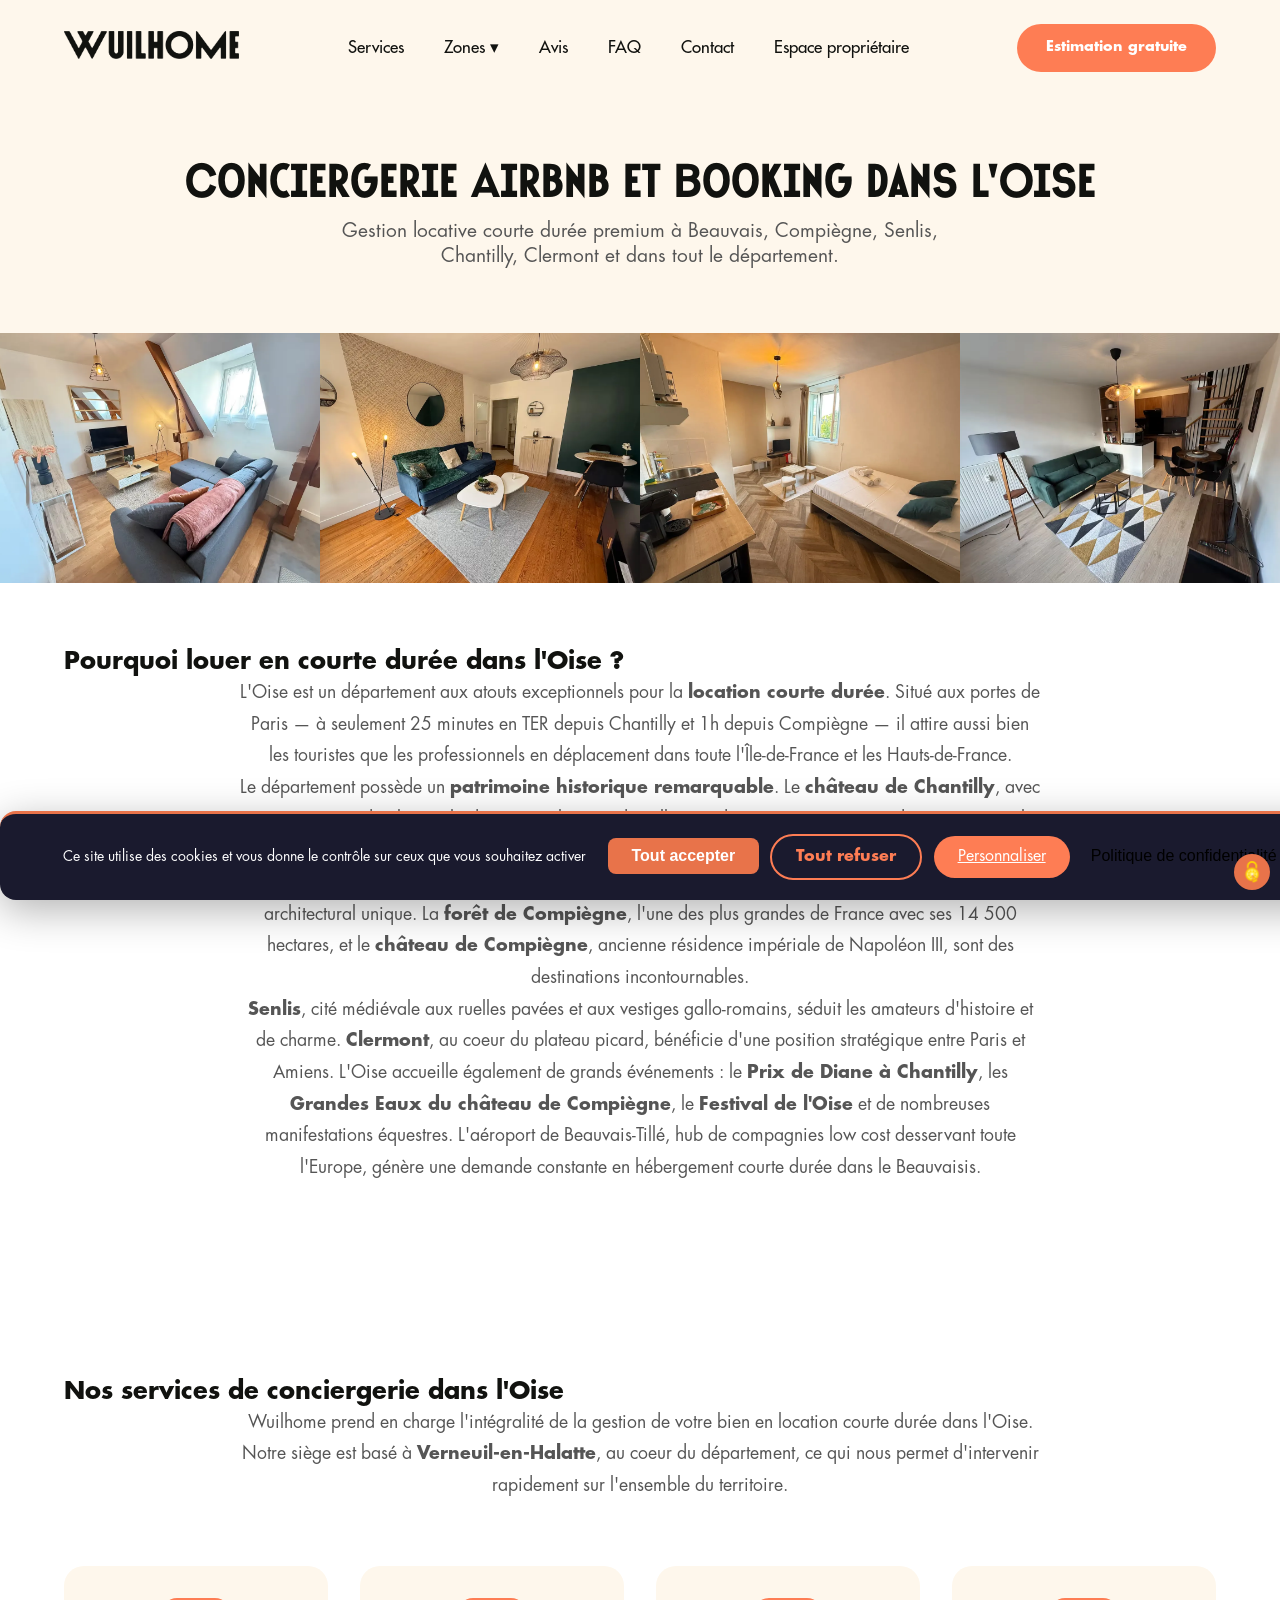
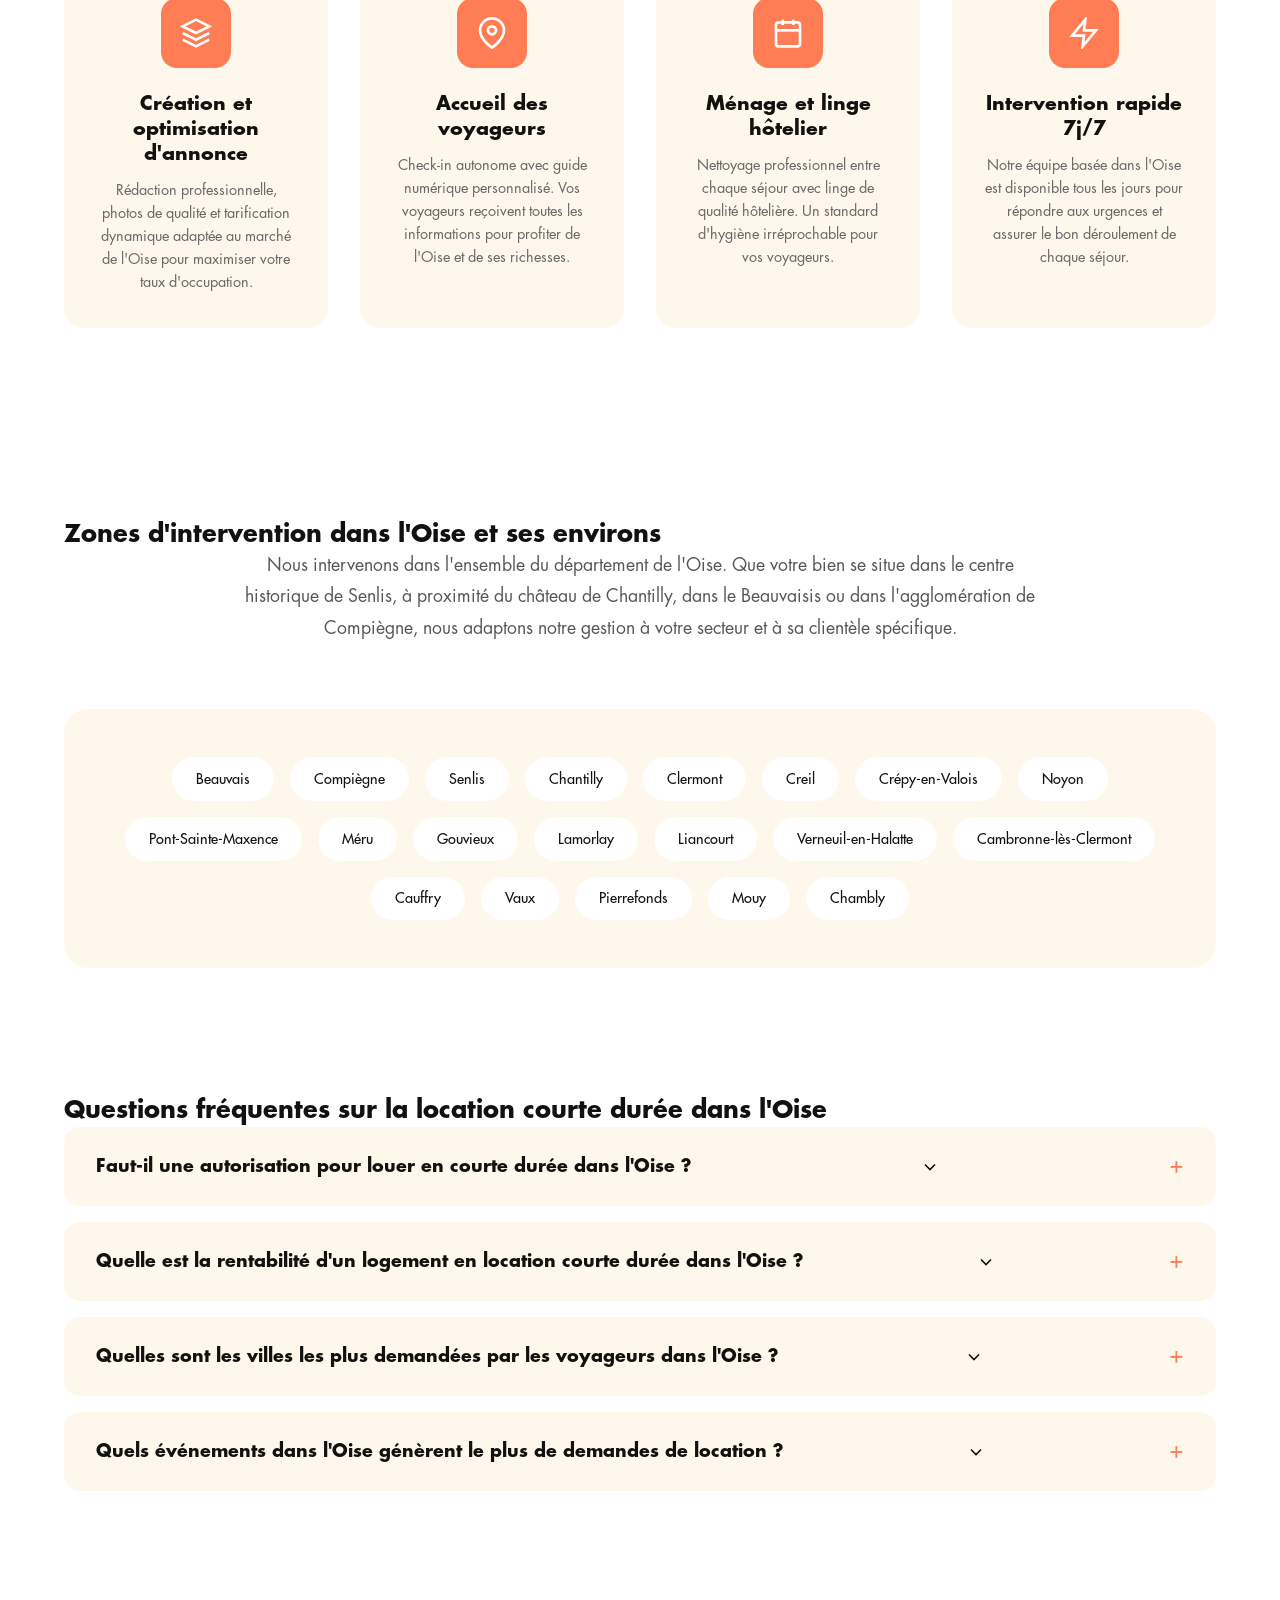
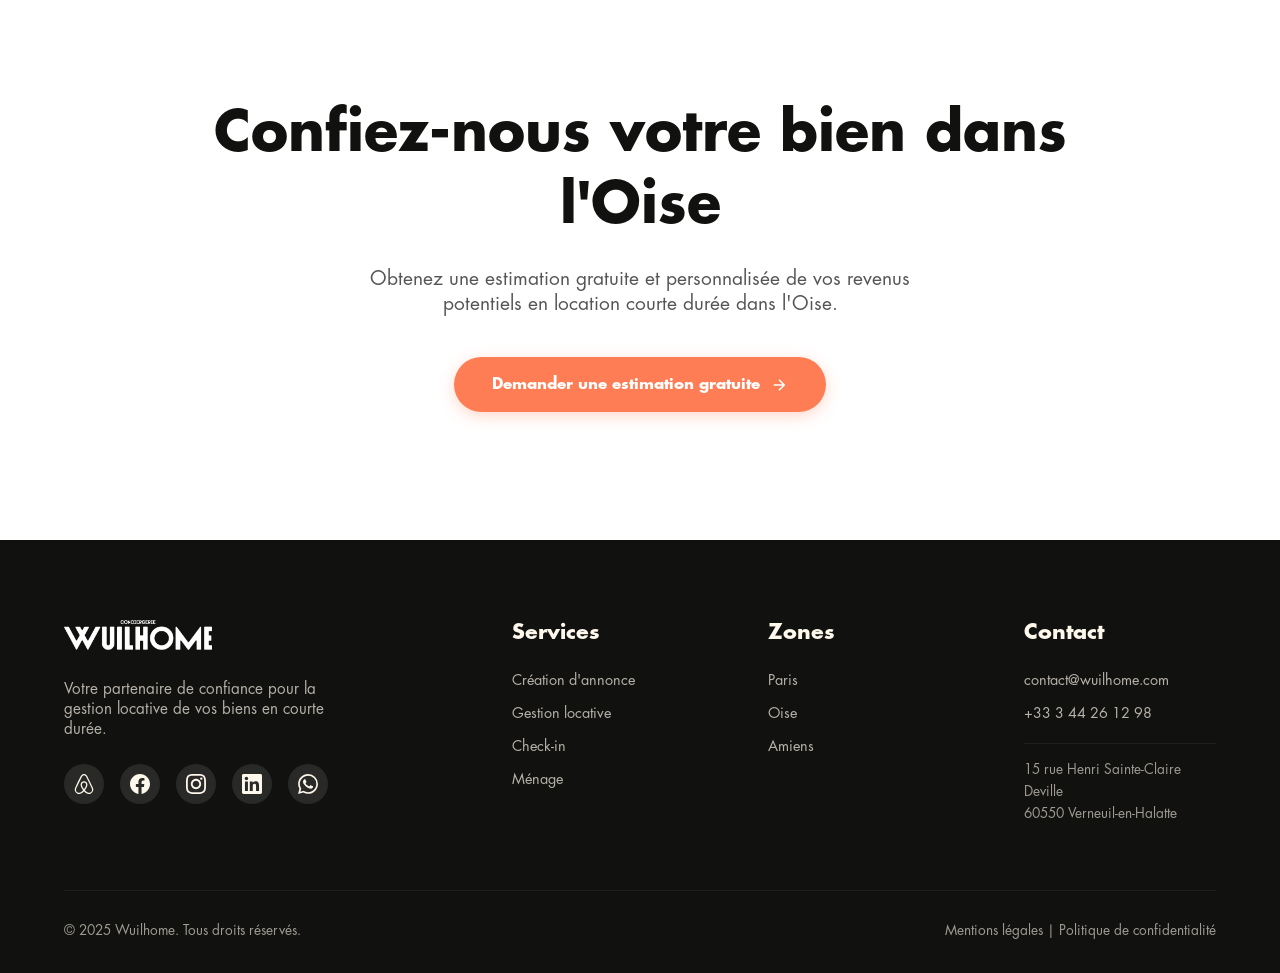
<file: zones/oise/index.html>
<!DOCTYPE html>
<html lang="fr">
<head>
    <meta charset="UTF-8">
    <meta name="viewport" content="width=device-width, initial-scale=1.0">
    <meta name="description" content="Conciergerie Airbnb et Booking dans l'Oise - Gestion locative courte durée à Beauvais, Compiègne, Senlis, Chantilly, Clermont. Proximité Paris, patrimoine exceptionnel. Estimation gratuite.">
    <meta name="keywords" content="conciergerie Oise, conciergerie Beauvais, conciergerie Compiègne, conciergerie Senlis, conciergerie Chantilly, Airbnb Oise, location courte durée Oise, gestion locative Oise, Booking Oise, conciergerie Clermont Oise">
    <title>Conciergerie Airbnb et Booking Oise | Beauvais, Compiègne, Senlis, Chantilly - Wuilhome</title>

    <!-- Favicon -->
    <link rel="icon" type="image/png" href="/favicon-96x96.png" sizes="96x96">
    <link rel="icon" type="image/svg+xml" href="/favicon.svg">
    <link rel="shortcut icon" href="/favicon.ico">
    <link rel="apple-touch-icon" sizes="180x180" href="/apple-touch-icon.png">
    <link rel="manifest" href="/site.webmanifest">
    <meta name="theme-color" content="#1E3A5F">

    <!-- Canonical -->
    <link rel="canonical" href="https://wuilhome.com/zones/oise/">

    <!-- Open Graph -->
    <meta property="og:type" content="website">
    <meta property="og:url" content="https://wuilhome.com/zones/oise/">
    <meta property="og:title" content="Conciergerie Airbnb et Booking Oise | Beauvais, Compiègne, Senlis, Chantilly - Wuilhome">
    <meta property="og:description" content="Conciergerie Airbnb et Booking dans l'Oise. Gestion locative courte durée premium à Beauvais, Compiègne, Senlis, Chantilly et Clermont. Estimation gratuite.">
    <meta property="og:image" content="https://wuilhome.com/images/og-image.webp">
    <meta property="og:locale" content="fr_FR">
    <meta property="og:site_name" content="Wuilhome">

    <!-- Twitter Card -->
    <meta name="twitter:card" content="summary_large_image">
    <meta name="twitter:title" content="Conciergerie Airbnb et Booking Oise | Wuilhome">
    <meta name="twitter:description" content="Gestion locative premium à Beauvais, Compiègne, Senlis, Chantilly et dans tout le département de l'Oise.">
    <meta name="twitter:image" content="https://wuilhome.com/images/og-image.webp">

    <!-- Google Consent Mode v2 -->
    <script>
    window.dataLayer = window.dataLayer || [];
    function gtag(){dataLayer.push(arguments);}
    gtag('consent', 'default', {
        'analytics_storage': 'denied',
        'ad_storage': 'denied',
        'ad_user_data': 'denied',
        'ad_personalization': 'denied',
        'functionality_storage': 'granted',
        'personalization_storage': 'denied',
        'security_storage': 'granted',
        'wait_for_update': 500
    });
    </script>
    <script src="/js/tarteaucitron.min.js"></script>
    <script>
    tarteaucitron.init({"privacyUrl":"https://wuilhome.com/politique-confidentialite/","bodyPosition":"bottom","hashtag":"#tarteaucitron","cookieName":"tarteaucitron","orientation":"bottom","groupServices":false,"obligatoryTimer":20,"showAlertSmall":false,"cookieslist":false,"closePopup":false,"showIcon":true,"iconPosition":"BottomRight","adblocker":false,"DenyAllCta":true,"AcceptAllCta":true,"highPrivacy":true,"alwaysNeedConsent":false,"handleBrowserDNTRequest":false,"removeCredit":false,"moreInfoLink":true,"useExternalCss":false,"useExternalJs":false,"readmoreLink":"https://wuilhome.com/politique-confidentialite/","mandatory":false,"mandatoryCta":false,"googleConsentMode":true});
    tarteaucitron.services.gtmConsent={"key":"gtmConsent","type":"api","name":"Google Tag Manager","uri":"https://policies.google.com/privacy","needConsent":true,"cookies":["_ga","_gid","_gat","_gcl_au"],"js":function(){gtag("consent","update",{"analytics_storage":"granted","ad_storage":"granted","ad_user_data":"granted","ad_personalization":"granted"});},"fallback":function(){gtag("consent","update",{"analytics_storage":"denied","ad_storage":"denied","ad_user_data":"denied","ad_personalization":"denied"});}};
    (tarteaucitron.job=tarteaucitron.job||[]).push("gtmConsent");
    </script>

    <!-- Google Tag Manager -->
    <script>(function(w,d,s,l,i){w[l]=w[l]||[];w[l].push({'gtm.start':
    new Date().getTime(),event:'gtm.js'});var f=d.getElementsByTagName(s)[0],
    j=d.createElement(s),dl=l!='dataLayer'?'&l='+l:'';j.async=true;j.src=
    'https://www.googletagmanager.com/gtm.js?id='+i+dl;f.parentNode.insertBefore(j,f);
    })(window,document,'script','dataLayer','GTM-5LK2LZ65');</script>
    <!-- End Google Tag Manager -->

    <link rel="stylesheet" href="../../css/fonts.css">
    <link rel="stylesheet" href="../../css/style.css">
    <link rel="stylesheet" href="../../css/tarteaucitron-custom.css">
</head>
<body>
    <!-- Google Tag Manager (noscript) -->
    <noscript><iframe src="https://www.googletagmanager.com/ns.html?id=GTM-5LK2LZ65"
    height="0" width="0" style="display:none;visibility:hidden"></iframe></noscript>
    <!-- End Google Tag Manager (noscript) -->

    <!-- Navigation -->
    <nav id="navbar">
        <a href="../../" class="logo">
            <img src="../../images/logo.webp" alt="Wuilhome - Conciergerie Airbnb et Booking">
        </a>
        <button class="hamburger" id="hamburger" aria-label="Menu" aria-expanded="false">
            <span class="hamburger-line"></span>
            <span class="hamburger-line"></span>
            <span class="hamburger-line"></span>
        </button>
        <ul class="nav-links">
            <li><a href="../../#services">Services</a></li>
            <li class="dropdown">
                <a href="#">Zones ▾</a>
                <ul class="dropdown-menu">
                    <li><a href="../paris/">Paris</a></li>
                    <li><a href="../oise/">Oise</a></li>
                    <li><a href="../amiens/">Amiens</a></li>
                </ul>
            </li>
            <li><a href="../../avis/">Avis</a></li>
            <li><a href="../../faq/">FAQ</a></li>
            <li><a href="../../contact/">Contact</a></li>
            <li><a href="https://client.passpass.io" target="_blank">Espace propriétaire</a></li>
        </ul>
        <a href="../../contact/" class="nav-cta">Estimation gratuite</a>
    </nav>

    <!-- Page Header -->
    <section class="page-header">
        <h1>Conciergerie Airbnb et Booking dans l'Oise</h1>
        <p>Gestion locative courte durée premium à Beauvais, Compiègne, Senlis, Chantilly, Clermont et dans tout le département.</p>
    </section>

    <!-- Zone Gallery -->
    <section class="zone-gallery">
        <div class="gallery-grid">
            <img src="../../images/conciergerie-airbnb-oise-1.webp" alt="Conciergerie Airbnb et Booking Oise - Château de Chantilly" loading="lazy">
            <img src="../../images/conciergerie-airbnb-oise-2.webp" alt="Location courte durée Airbnb Booking Oise - Cathédrale de Beauvais" loading="lazy">
            <img src="../../images/conciergerie-airbnb-oise-3.webp" alt="Gestion locative Airbnb Booking Oise - Forêt de Compiègne" loading="lazy">
            <img src="../../images/conciergerie-airbnb-oise-4.webp" alt="Service conciergerie Airbnb Booking Oise - Cité médiévale de Senlis" loading="lazy">
        </div>
    </section>

    <!-- Pourquoi louer dans l'Oise -->
    <section class="zone-content">
        <div class="zone-container">
            <h2>Pourquoi louer en courte durée dans l'Oise ?</h2>
            <div class="zone-intro">
                <p>L'Oise est un département aux atouts exceptionnels pour la <strong>location courte durée</strong>. Situé aux portes de Paris — à seulement 25 minutes en TER depuis Chantilly et 1h depuis Compiègne — il attire aussi bien les touristes que les professionnels en déplacement dans toute l'Île-de-France et les Hauts-de-France.</p>
                <p>Le département possède un <strong>patrimoine historique remarquable</strong>. Le <strong>château de Chantilly</strong>, avec son musée Condé abritant la deuxième plus grande collection de peintures anciennes de France après le Louvre, accueille chaque année plus de 300 000 visiteurs. La <strong>cathédrale Saint-Pierre de Beauvais</strong>, détentrice du record mondial de la plus haute voûte gothique (48,5 mètres), est un joyau architectural unique. La <strong>forêt de Compiègne</strong>, l'une des plus grandes de France avec ses 14 500 hectares, et le <strong>château de Compiègne</strong>, ancienne résidence impériale de Napoléon III, sont des destinations incontournables.</p>
                <p><strong>Senlis</strong>, cité médiévale aux ruelles pavées et aux vestiges gallo-romains, séduit les amateurs d'histoire et de charme. <strong>Clermont</strong>, au coeur du plateau picard, bénéficie d'une position stratégique entre Paris et Amiens. L'Oise accueille également de grands événements : le <strong>Prix de Diane à Chantilly</strong>, les <strong>Grandes Eaux du château de Compiègne</strong>, le <strong>Festival de l'Oise</strong> et de nombreuses manifestations équestres. L'aéroport de Beauvais-Tillé, hub de compagnies low cost desservant toute l'Europe, génère une demande constante en hébergement courte durée dans le Beauvaisis.</p>
            </div>
        </div>
    </section>

    <!-- Services -->
    <section class="zone-content">
        <div class="zone-container">
            <h2>Nos services de conciergerie dans l'Oise</h2>
            <div class="zone-intro">
                <p>Wuilhome prend en charge l'intégralité de la gestion de votre bien en location courte durée dans l'Oise. Notre siège est basé à <strong>Verneuil-en-Halatte</strong>, au coeur du département, ce qui nous permet d'intervenir rapidement sur l'ensemble du territoire.</p>
            </div>

            <div class="zone-features">
                <div class="zone-feature">
                    <div class="zone-feature-icon">
                        <svg width="32" height="32" viewBox="0 0 24 24" fill="none" stroke="currentColor" stroke-width="2"><path d="M12 2L2 7l10 5 10-5-10-5z"/><path d="M2 17l10 5 10-5"/><path d="M2 12l10 5 10-5"/></svg>
                    </div>
                    <h3>Création et optimisation d'annonce</h3>
                    <p>Rédaction professionnelle, photos de qualité et tarification dynamique adaptée au marché de l'Oise pour maximiser votre taux d'occupation.</p>
                </div>
                <div class="zone-feature">
                    <div class="zone-feature-icon">
                        <svg width="32" height="32" viewBox="0 0 24 24" fill="none" stroke="currentColor" stroke-width="2"><path d="M21 10c0 7-9 13-9 13s-9-6-9-13a9 9 0 0 1 18 0z"/><circle cx="12" cy="10" r="3"/></svg>
                    </div>
                    <h3>Accueil des voyageurs</h3>
                    <p>Check-in autonome avec guide numérique personnalisé. Vos voyageurs reçoivent toutes les informations pour profiter de l'Oise et de ses richesses.</p>
                </div>
                <div class="zone-feature">
                    <div class="zone-feature-icon">
                        <svg width="32" height="32" viewBox="0 0 24 24" fill="none" stroke="currentColor" stroke-width="2"><rect x="3" y="4" width="18" height="18" rx="2" ry="2"/><line x1="16" y1="2" x2="16" y2="6"/><line x1="8" y1="2" x2="8" y2="6"/><line x1="3" y1="10" x2="21" y2="10"/></svg>
                    </div>
                    <h3>Ménage et linge hôtelier</h3>
                    <p>Nettoyage professionnel entre chaque séjour avec linge de qualité hôtelière. Un standard d'hygiène irréprochable pour vos voyageurs.</p>
                </div>
                <div class="zone-feature">
                    <div class="zone-feature-icon">
                        <svg width="32" height="32" viewBox="0 0 24 24" fill="none" stroke="currentColor" stroke-width="2"><polygon points="13 2 3 14 12 14 11 22 21 10 12 10 13 2"/></svg>
                    </div>
                    <h3>Intervention rapide 7j/7</h3>
                    <p>Notre équipe basée dans l'Oise est disponible tous les jours pour répondre aux urgences et assurer le bon déroulement de chaque séjour.</p>
                </div>
            </div>
        </div>
    </section>

    <!-- Zones d'intervention -->
    <section class="zone-content">
        <div class="zone-container">
            <h2>Zones d'intervention dans l'Oise et ses environs</h2>
            <div class="zone-intro">
                <p>Nous intervenons dans l'ensemble du département de l'Oise. Que votre bien se situe dans le centre historique de Senlis, à proximité du château de Chantilly, dans le Beauvaisis ou dans l'agglomération de Compiègne, nous adaptons notre gestion à votre secteur et à sa clientèle spécifique.</p>
            </div>
            <div class="zone-areas">
                <div class="areas-grid">
                    <div class="area-tag">Beauvais</div>
                    <div class="area-tag">Compiègne</div>
                    <div class="area-tag">Senlis</div>
                    <div class="area-tag">Chantilly</div>
                    <div class="area-tag">Clermont</div>
                    <div class="area-tag">Creil</div>
                    <div class="area-tag">Crépy-en-Valois</div>
                    <div class="area-tag">Noyon</div>
                    <div class="area-tag">Pont-Sainte-Maxence</div>
                    <div class="area-tag">Méru</div>
                    <div class="area-tag">Gouvieux</div>
                    <div class="area-tag">Lamorlay</div>
                    <div class="area-tag">Liancourt</div>
                    <div class="area-tag">Verneuil-en-Halatte</div>
                    <div class="area-tag">Cambronne-lès-Clermont</div>
                    <div class="area-tag">Cauffry</div>
                    <div class="area-tag">Vaux</div>
                    <div class="area-tag">Pierrefonds</div>
                    <div class="area-tag">Mouy</div>
                    <div class="area-tag">Chambly</div>
                </div>
            </div>
        </div>
    </section>

    <!-- FAQ locale -->
    <section class="zone-content zone-faq">
        <div class="zone-container">
            <h2>Questions fréquentes sur la location courte durée dans l'Oise</h2>
            <div class="faq-list">
                <div class="faq-item">
                    <button class="faq-question">
                        <span>Faut-il une autorisation pour louer en courte durée dans l'Oise ?</span>
                        <svg width="20" height="20" viewBox="0 0 24 24" fill="none" stroke="currentColor" stroke-width="2"><polyline points="6 9 12 15 18 9"></polyline></svg>
                    </button>
                    <div class="faq-answer">
                        <p>Pour une résidence principale, la location est autorisée jusqu'à 120 jours par an sans changement d'usage. Pour une résidence secondaire, certaines communes de l'Oise comme Senlis ou Chantilly peuvent exiger une déclaration en mairie. Wuilhome vous accompagne dans toutes les démarches administratives selon la commune où se situe votre bien.</p>
                    </div>
                </div>
                <div class="faq-item">
                    <button class="faq-question">
                        <span>Quelle est la rentabilité d'un logement en location courte durée dans l'Oise ?</span>
                        <svg width="20" height="20" viewBox="0 0 24 24" fill="none" stroke="currentColor" stroke-width="2"><polyline points="6 9 12 15 18 9"></polyline></svg>
                    </button>
                    <div class="faq-answer">
                        <p>Dans l'Oise, un bien bien situé (proximité Chantilly, centre de Senlis, Compiègne, axe aéroport Beauvais) peut générer entre 30% et 70% de revenus supplémentaires par rapport à une location longue durée. Les biens proches de l'aéroport de Beauvais bénéficient d'une demande constante toute l'année. Contactez-nous pour une estimation personnalisée gratuite.</p>
                    </div>
                </div>
                <div class="faq-item">
                    <button class="faq-question">
                        <span>Quelles sont les villes les plus demandées par les voyageurs dans l'Oise ?</span>
                        <svg width="20" height="20" viewBox="0 0 24 24" fill="none" stroke="currentColor" stroke-width="2"><polyline points="6 9 12 15 18 9"></polyline></svg>
                    </button>
                    <div class="faq-answer">
                        <p>Chantilly et Senlis sont les destinations les plus prisées pour le tourisme de charme et le patrimoine. Beauvais attire une forte demande liée à l'aéroport et aux voyageurs d'affaires. Compiègne séduit les visiteurs intéressés par l'histoire impériale et la nature (forêt de Compiègne). Les villes de la vallée de l'Oise comme Creil et Pont-Sainte-Maxence bénéficient de leur proximité avec Paris.</p>
                    </div>
                </div>
                <div class="faq-item">
                    <button class="faq-question">
                        <span>Quels événements dans l'Oise génèrent le plus de demandes de location ?</span>
                        <svg width="20" height="20" viewBox="0 0 24 24" fill="none" stroke="currentColor" stroke-width="2"><polyline points="6 9 12 15 18 9"></polyline></svg>
                    </button>
                    <div class="faq-answer">
                        <p>Le Prix de Diane à Chantilly (juin) est l'événement phare qui fait exploser la demande. Les Grandes Eaux du château de Chantilly, les événements équestres au pôle hippique de Chantilly, le Festival de l'Oise et les marchés de Noël (Senlis, Compiègne) sont également des périodes de forte affluence. L'activité de l'aéroport de Beauvais génère une demande régulière tout au long de l'année.</p>
                    </div>
                </div>
            </div>
        </div>
    </section>

    <!-- Schema.org FAQPage -->
    <script type="application/ld+json">
    {
        "@context": "https://schema.org",
        "@type": "FAQPage",
        "mainEntity": [
            {
                "@type": "Question",
                "name": "Faut-il une autorisation pour louer en courte durée dans l'Oise ?",
                "acceptedAnswer": {
                    "@type": "Answer",
                    "text": "Pour une résidence principale, la location est autorisée jusqu'à 120 jours par an sans changement d'usage. Pour une résidence secondaire, certaines communes de l'Oise comme Senlis ou Chantilly peuvent exiger une déclaration en mairie."
                }
            },
            {
                "@type": "Question",
                "name": "Quelle est la rentabilité d'un logement en location courte durée dans l'Oise ?",
                "acceptedAnswer": {
                    "@type": "Answer",
                    "text": "Dans l'Oise, un bien bien situé (proximité Chantilly, centre de Senlis, Compiègne, axe aéroport Beauvais) peut générer entre 30% et 70% de revenus supplémentaires par rapport à une location longue durée."
                }
            },
            {
                "@type": "Question",
                "name": "Quelles sont les villes les plus demandées par les voyageurs dans l'Oise ?",
                "acceptedAnswer": {
                    "@type": "Answer",
                    "text": "Chantilly et Senlis sont les destinations les plus prisées pour le tourisme de charme et le patrimoine. Beauvais attire une forte demande liée à l'aéroport. Compiègne séduit les visiteurs intéressés par l'histoire impériale et la nature."
                }
            },
            {
                "@type": "Question",
                "name": "Quels événements dans l'Oise génèrent le plus de demandes de location ?",
                "acceptedAnswer": {
                    "@type": "Answer",
                    "text": "Le Prix de Diane à Chantilly est l'événement phare. Les Grandes Eaux du château de Chantilly, les événements équestres, le Festival de l'Oise et les marchés de Noël sont aussi des périodes de forte affluence. L'aéroport de Beauvais génère une demande régulière toute l'année."
                }
            }
        ]
    }
    </script>

    <!-- Schema.org LocalBusiness -->
    <script type="application/ld+json">
    {
        "@context": "https://schema.org",
        "@type": "LocalBusiness",
        "name": "Wuilhome - Conciergerie Oise",
        "description": "Service de conciergerie Airbnb et Booking dans l'Oise. Gestion locative courte durée premium à Beauvais, Compiègne, Senlis, Chantilly et Clermont.",
        "url": "https://wuilhome.com/zones/oise/",
        "logo": "https://wuilhome.com/images/logo.webp",
        "telephone": "+33344261298",
        "email": "contact@wuilhome.com",
        "address": {
            "@type": "PostalAddress",
            "streetAddress": "15 rue Henri Sainte-Claire Deville",
            "addressLocality": "Verneuil-en-Halatte",
            "postalCode": "60550",
            "addressRegion": "Hauts-de-France",
            "addressCountry": "FR"
        },
        "areaServed": [
            {"@type": "AdministrativeArea", "name": "Oise", "sameAs": "https://fr.wikipedia.org/wiki/Oise_(d%C3%A9partement)"},
            {"@type": "City", "name": "Beauvais"},
            {"@type": "City", "name": "Compiègne"},
            {"@type": "City", "name": "Senlis"},
            {"@type": "City", "name": "Chantilly"},
            {"@type": "City", "name": "Clermont"}
        ],
        "serviceType": ["Conciergerie Airbnb", "Gestion locative courte durée", "Conciergerie Booking"],
        "priceRange": "€€"
    }
    </script>

    <!-- CTA -->
    <section class="cta" id="contact">
        <div class="cta-container animate-on-scroll">
            <h2>Confiez-nous votre bien dans l'Oise</h2>
            <p>Obtenez une estimation gratuite et personnalisée de vos revenus potentiels en location courte durée dans l'Oise.</p>
            <a href="../../contact/" class="btn-primary">
                Demander une estimation gratuite
                <svg width="18" height="18" viewBox="0 0 24 24" fill="none" stroke="currentColor" stroke-width="2"><path d="M5 12h14M12 5l7 7-7 7"/></svg>
            </a>
        </div>
    </section>

    <!-- Footer -->
    <footer>
        <div class="footer-content">
            <div class="footer-brand">
                <img src="../../images/logo-footer.webp" alt="Logo Wuilhome - Gestion locative courte durée">
                <p>Votre partenaire de confiance pour la gestion locative de vos biens en courte durée.</p>
                <div class="footer-social">
                    <a href="https://www.airbnb.fr/users/show/209934555" target="_blank" rel="noopener noreferrer" aria-label="Airbnb">
                        <svg width="20" height="20" viewBox="0 0 64 64" fill="currentColor"><path d="M60.9 45.487l-.966-2.305-1.475-3.27-.062-.062a661.83 661.83 0 0 0-14.15-28.957l-.198-.384-1.524-3.073a18.4 18.4 0 0 0-2.305-3.52A10.35 10.35 0 0 0 32.027 0a10.76 10.76 0 0 0-8.203 3.84 22.1 22.1 0 0 0-2.305 3.52l-1.735 3.395c-4.956 9.615-9.74 19.342-14.163 28.957l-.062.124c-.384 1.053-.892 2.13-1.413 3.284-.322.702-.644 1.47-.966 2.305a14.4 14.4 0 0 0-.768 6.914 13.63 13.63 0 0 0 8.327 10.631 13.16 13.16 0 0 0 5.192 1.028 14.57 14.57 0 0 0 1.66-.124 16.93 16.93 0 0 0 6.406-2.18 32.44 32.44 0 0 0 7.943-6.666 33.62 33.62 0 0 0 7.943 6.666 16.92 16.92 0 0 0 6.406 2.18c.55.073 1.105.114 1.66.124 1.783.018 3.55-.332 5.192-1.028a13.63 13.63 0 0 0 8.327-10.631 12.11 12.11 0 0 0-.582-6.852zM32.026 48.82c-3.457-4.362-5.7-8.45-6.468-11.92-.314-1.277-.38-2.6-.198-3.903.127-.965.48-1.886 1.028-2.7a6.79 6.79 0 0 1 5.638-2.825c2.236-.086 4.362.974 5.638 2.813a6.17 6.17 0 0 1 1.028 2.69 10.3 10.3 0 0 1-.198 3.903c-.768 3.395-3 7.435-6.468 11.92zm25.562 3c-.5 3.337-2.7 6.166-5.836 7.435a9.7 9.7 0 0 1-4.857.706 12.6 12.6 0 0 1-4.87-1.66 29.91 29.91 0 0 1-7.298-6.195c4.225-5.192 6.8-9.913 7.757-14.163a16.11 16.11 0 0 0 .322-5.452c-.238-1.567-.832-3.06-1.735-4.362-2.062-2.942-5.453-4.666-9.045-4.597-3.572-.046-6.942 1.65-9.033 4.547-.903 1.303-1.497 2.794-1.735 4.362a13.31 13.31 0 0 0 .322 5.452c.966 4.225 3.593 9.033 7.757 14.225a28.79 28.79 0 0 1-7.298 6.195 12.6 12.6 0 0 1-4.882 1.71 10.26 10.26 0 0 1-4.87-.644C9.16 58.12 6.94 55.292 6.45 51.954a10.61 10.61 0 0 1 .582-4.956c.198-.644.508-1.24.83-2.044.446-1.028.966-2.12 1.475-3.2l.062-.124c4.424-9.54 9.157-19.28 14.1-28.772l.186-.458 1.536-2.95a14.05 14.05 0 0 1 1.846-2.838 6.73 6.73 0 0 1 10.247 0 13.87 13.87 0 0 1 1.747 2.813l1.536 2.95.186.384c4.87 9.553 9.628 19.28 14.04 28.834v.062c.508 1.028.966 2.18 1.475 3.2.322.768.644 1.413.83 2.044a10.81 10.81 0 0 1 .446 4.956z" fill-rule="evenodd"/></svg>
                    </a>
                    <a href="https://www.facebook.com/profile.php?id=61551430132736" target="_blank" rel="noopener noreferrer" aria-label="Facebook">
                        <svg width="20" height="20" viewBox="0 0 24 24" fill="currentColor"><path d="M24 12.073c0-6.627-5.373-12-12-12s-12 5.373-12 12c0 5.99 4.388 10.954 10.125 11.854v-8.385H7.078v-3.47h3.047V9.43c0-3.007 1.792-4.669 4.533-4.669 1.312 0 2.686.235 2.686.235v2.953H15.83c-1.491 0-1.956.925-1.956 1.874v2.25h3.328l-.532 3.47h-2.796v8.385C19.612 23.027 24 18.062 24 12.073z"/></svg>
                    </a>
                    <a href="https://www.instagram.com/wuilhome_conciergerie/" target="_blank" rel="noopener noreferrer" aria-label="Instagram">
                        <svg width="20" height="20" viewBox="0 0 24 24" fill="currentColor"><path d="M12 2.163c3.204 0 3.584.012 4.85.07 3.252.148 4.771 1.691 4.919 4.919.058 1.265.069 1.645.069 4.849 0 3.205-.012 3.584-.069 4.849-.149 3.225-1.664 4.771-4.919 4.919-1.266.058-1.644.07-4.85.07-3.204 0-3.584-.012-4.849-.07-3.26-.149-4.771-1.699-4.919-4.92-.058-1.265-.07-1.644-.07-4.849 0-3.204.013-3.583.07-4.849.149-3.227 1.664-4.771 4.919-4.919 1.266-.057 1.645-.069 4.849-.069zm0-2.163c-3.259 0-3.667.014-4.947.072-4.358.2-6.78 2.618-6.98 6.98-.059 1.281-.073 1.689-.073 4.948 0 3.259.014 3.668.072 4.948.2 4.358 2.618 6.78 6.98 6.98 1.281.058 1.689.072 4.948.072 3.259 0 3.668-.014 4.948-.072 4.354-.2 6.782-2.618 6.979-6.98.059-1.28.073-1.689.073-4.948 0-3.259-.014-3.667-.072-4.947-.196-4.354-2.617-6.78-6.979-6.98-1.281-.059-1.69-.073-4.949-.073zm0 5.838c-3.403 0-6.162 2.759-6.162 6.162s2.759 6.163 6.162 6.163 6.162-2.759 6.162-6.163c0-3.403-2.759-6.162-6.162-6.162zm0 10.162c-2.209 0-4-1.79-4-4 0-2.209 1.791-4 4-4s4 1.791 4 4c0 2.21-1.791 4-4 4zm6.406-11.845c-.796 0-1.441.645-1.441 1.44s.645 1.44 1.441 1.44c.795 0 1.439-.645 1.439-1.44s-.644-1.44-1.439-1.44z"/></svg>
                    </a>
                    <a href="https://www.linkedin.com/company/wuilhome/" target="_blank" rel="noopener noreferrer" aria-label="LinkedIn">
                        <svg width="20" height="20" viewBox="0 0 24 24" fill="currentColor"><path d="M20.447 20.452h-3.554v-5.569c0-1.328-.027-3.037-1.852-3.037-1.853 0-2.136 1.445-2.136 2.939v5.667H9.351V9h3.414v1.561h.046c.477-.9 1.637-1.85 3.37-1.85 3.601 0 4.267 2.37 4.267 5.455v6.286zM5.337 7.433c-1.144 0-2.063-.926-2.063-2.065 0-1.138.92-2.063 2.063-2.063 1.14 0 2.064.925 2.064 2.063 0 1.139-.925 2.065-2.064 2.065zm1.782 13.019H3.555V9h3.564v11.452zM22.225 0H1.771C.792 0 0 .774 0 1.729v20.542C0 23.227.792 24 1.771 24h20.451C23.2 24 24 23.227 24 22.271V1.729C24 .774 23.2 0 22.222 0h.003z"/></svg>
                    </a>
                    <a href="https://api.whatsapp.com/send?phone=%2B33766007020" target="_blank" rel="noopener noreferrer" aria-label="WhatsApp">
                        <svg width="20" height="20" viewBox="0 0 24 24" fill="currentColor"><path d="M17.472 14.382c-.297-.149-1.758-.867-2.03-.967-.273-.099-.471-.148-.67.15-.197.297-.767.966-.94 1.164-.173.199-.347.223-.644.075-.297-.15-1.255-.463-2.39-1.475-.883-.788-1.48-1.761-1.653-2.059-.173-.297-.018-.458.13-.606.134-.133.298-.347.446-.52.149-.174.198-.298.298-.497.099-.198.05-.371-.025-.52-.075-.149-.669-1.612-.916-2.207-.242-.579-.487-.5-.669-.51-.173-.008-.371-.01-.57-.01-.198 0-.52.074-.792.372-.272.297-1.04 1.016-1.04 2.479 0 1.462 1.065 2.875 1.213 3.074.149.198 2.096 3.2 5.077 4.487.709.306 1.262.489 1.694.625.712.227 1.36.195 1.871.118.571-.085 1.758-.719 2.006-1.413.248-.694.248-1.289.173-1.413-.074-.124-.272-.198-.57-.347m-5.421 7.403h-.004a9.87 9.87 0 01-5.031-1.378l-.361-.214-3.741.982.998-3.648-.235-.374a9.86 9.86 0 01-1.51-5.26c.001-5.45 4.436-9.884 9.888-9.884 2.64 0 5.122 1.03 6.988 2.898a9.825 9.825 0 012.893 6.994c-.003 5.45-4.437 9.884-9.885 9.884m8.413-18.297A11.815 11.815 0 0012.05 0C5.495 0 .16 5.335.157 11.892c0 2.096.547 4.142 1.588 5.945L.057 24l6.305-1.654a11.882 11.882 0 005.683 1.448h.005c6.554 0 11.89-5.335 11.893-11.893a11.821 11.821 0 00-3.48-8.413z"/></svg>
                    </a>
                </div>
            </div>
            <div class="footer-links">
                <h4>Services</h4>
                <ul>
                    <li><a href="../../#services">Création d'annonce</a></li>
                    <li><a href="../../#services">Gestion locative</a></li>
                    <li><a href="../../#services">Check-in</a></li>
                    <li><a href="../../#services">Ménage</a></li>
                </ul>
            </div>
            <div class="footer-links">
                <h4>Zones</h4>
                <ul>
                    <li><a href="../paris/">Paris</a></li>
                    <li><a href="../oise/">Oise</a></li>
                    <li><a href="../amiens/">Amiens</a></li>
                </ul>
            </div>
            <div class="footer-links">
                <h4>Contact</h4>
                <ul>
                    <li><a href="mailto:contact@wuilhome.com">contact@wuilhome.com</a></li>
                    <li><a href="tel:+33344261298">+33 3 44 26 12 98</a></li>
                </ul>
                <p class="footer-address">15 rue Henri Sainte-Claire Deville<br>60550 Verneuil-en-Halatte</p>
            </div>
        </div>
        <div class="footer-bottom">
            <span>&copy; 2025 Wuilhome. Tous droits réservés.</span>
            <span><a href="../../mentions-legales/">Mentions légales</a> | <a href="../../politique-confidentialite/">Politique de confidentialité</a></span>
        </div>
    </footer>

    <script src="../../js/main.js"></script>
</body>
</html>
</file>
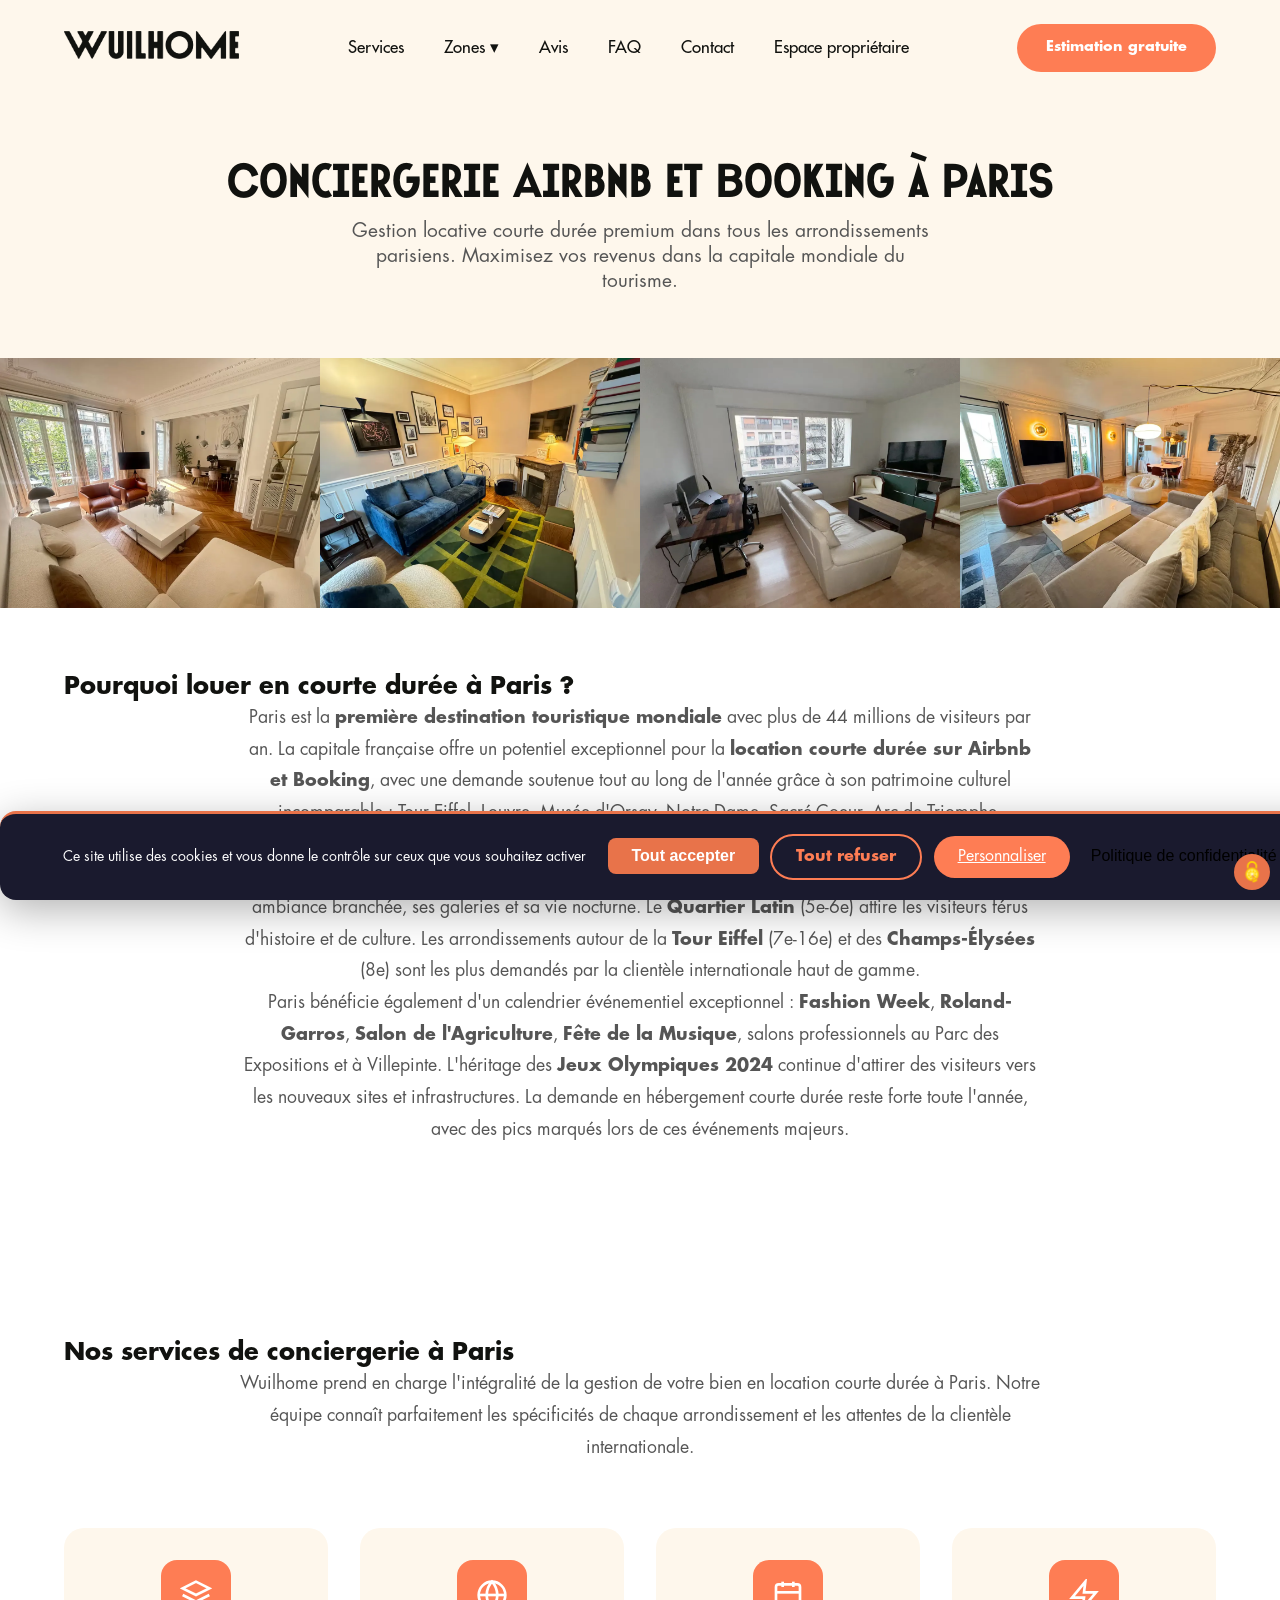
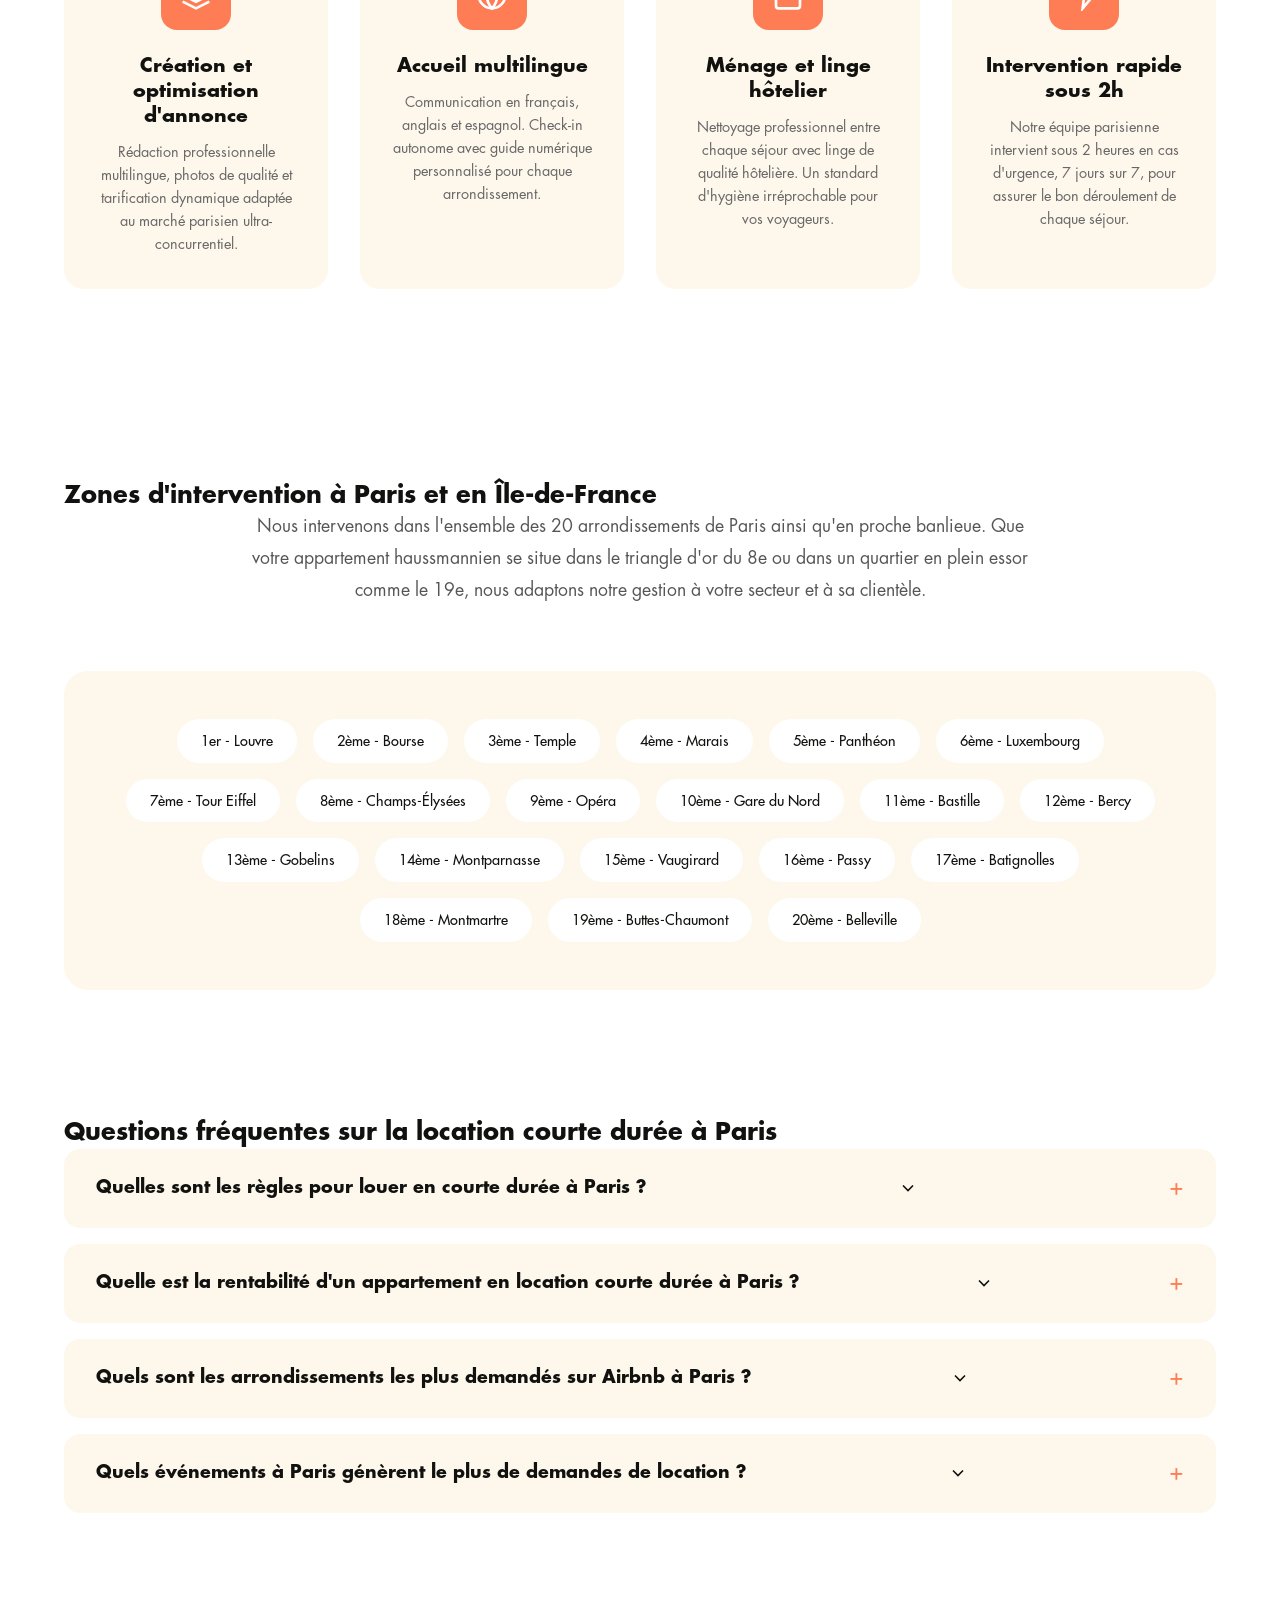
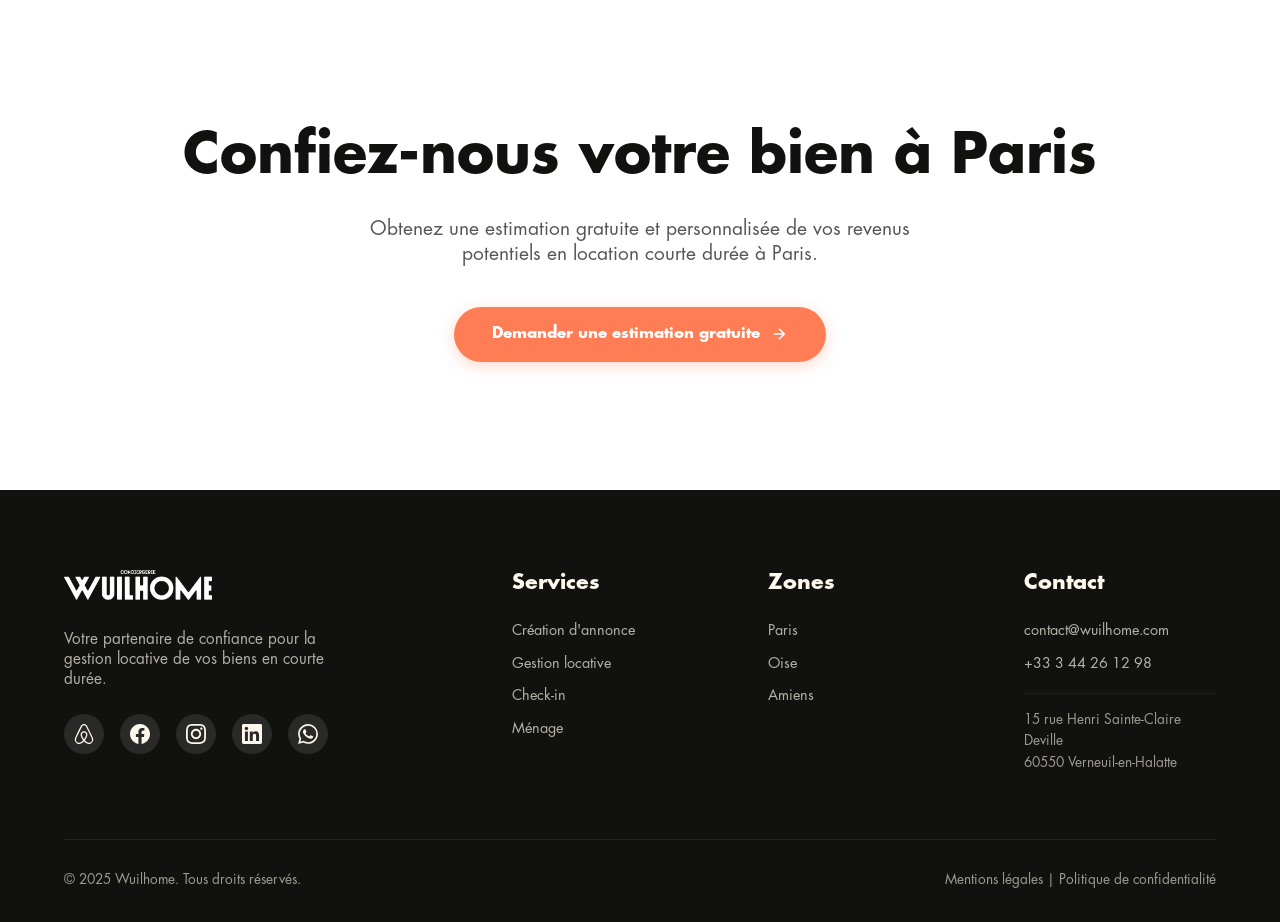
<file: zones/paris/index.html>
<!DOCTYPE html>
<html lang="fr">
<head>
    <meta charset="UTF-8">
    <meta name="viewport" content="width=device-width, initial-scale=1.0">
    <meta name="description" content="Conciergerie Airbnb et Booking à Paris - Gestion locative courte durée dans tous les arrondissements. Montmartre, Marais, Tour Eiffel, Opéra. Estimation gratuite.">
    <meta name="keywords" content="conciergerie Paris, conciergerie Airbnb Paris, location courte durée Paris, gestion locative Paris, Airbnb Paris, Booking Paris, conciergerie Montmartre, conciergerie Marais">
    <title>Conciergerie Airbnb et Booking Paris | Gestion Locative Tous Arrondissements - Wuilhome</title>

    <!-- Favicon -->
    <link rel="icon" type="image/png" href="/favicon-96x96.png" sizes="96x96">
    <link rel="icon" type="image/svg+xml" href="/favicon.svg">
    <link rel="shortcut icon" href="/favicon.ico">
    <link rel="apple-touch-icon" sizes="180x180" href="/apple-touch-icon.png">
    <link rel="manifest" href="/site.webmanifest">
    <meta name="theme-color" content="#1E3A5F">

    <!-- Canonical -->
    <link rel="canonical" href="https://wuilhome.com/zones/paris/">

    <!-- Open Graph -->
    <meta property="og:type" content="website">
    <meta property="og:url" content="https://wuilhome.com/zones/paris/">
    <meta property="og:title" content="Conciergerie Airbnb et Booking Paris | Gestion Locative Tous Arrondissements - Wuilhome">
    <meta property="og:description" content="Conciergerie Airbnb et Booking à Paris. Gestion locative courte durée premium dans tous les arrondissements. Estimation gratuite.">
    <meta property="og:image" content="https://wuilhome.com/images/og-image.webp">
    <meta property="og:locale" content="fr_FR">
    <meta property="og:site_name" content="Wuilhome">

    <!-- Twitter Card -->
    <meta name="twitter:card" content="summary_large_image">
    <meta name="twitter:title" content="Conciergerie Airbnb et Booking Paris | Wuilhome">
    <meta name="twitter:description" content="Gestion locative premium pour tous les arrondissements parisiens. Conciergerie Airbnb et Booking de confiance.">
    <meta name="twitter:image" content="https://wuilhome.com/images/og-image.webp">

    <!-- Google Consent Mode v2 -->
    <script>
    window.dataLayer = window.dataLayer || [];
    function gtag(){dataLayer.push(arguments);}
    gtag('consent', 'default', {
        'analytics_storage': 'denied',
        'ad_storage': 'denied',
        'ad_user_data': 'denied',
        'ad_personalization': 'denied',
        'functionality_storage': 'granted',
        'personalization_storage': 'denied',
        'security_storage': 'granted',
        'wait_for_update': 500
    });
    </script>
    <script src="/js/tarteaucitron.min.js"></script>
    <script>
    tarteaucitron.init({"privacyUrl":"https://wuilhome.com/politique-confidentialite/","bodyPosition":"bottom","hashtag":"#tarteaucitron","cookieName":"tarteaucitron","orientation":"bottom","groupServices":false,"obligatoryTimer":20,"showAlertSmall":false,"cookieslist":false,"closePopup":false,"showIcon":true,"iconPosition":"BottomRight","adblocker":false,"DenyAllCta":true,"AcceptAllCta":true,"highPrivacy":true,"alwaysNeedConsent":false,"handleBrowserDNTRequest":false,"removeCredit":false,"moreInfoLink":true,"useExternalCss":false,"useExternalJs":false,"readmoreLink":"https://wuilhome.com/politique-confidentialite/","mandatory":false,"mandatoryCta":false,"googleConsentMode":true});
    tarteaucitron.services.gtmConsent={"key":"gtmConsent","type":"api","name":"Google Tag Manager","uri":"https://policies.google.com/privacy","needConsent":true,"cookies":["_ga","_gid","_gat","_gcl_au"],"js":function(){gtag("consent","update",{"analytics_storage":"granted","ad_storage":"granted","ad_user_data":"granted","ad_personalization":"granted"});},"fallback":function(){gtag("consent","update",{"analytics_storage":"denied","ad_storage":"denied","ad_user_data":"denied","ad_personalization":"denied"});}};
    (tarteaucitron.job=tarteaucitron.job||[]).push("gtmConsent");
    </script>

    <!-- Google Tag Manager -->
    <script>(function(w,d,s,l,i){w[l]=w[l]||[];w[l].push({'gtm.start':
    new Date().getTime(),event:'gtm.js'});var f=d.getElementsByTagName(s)[0],
    j=d.createElement(s),dl=l!='dataLayer'?'&l='+l:'';j.async=true;j.src=
    'https://www.googletagmanager.com/gtm.js?id='+i+dl;f.parentNode.insertBefore(j,f);
    })(window,document,'script','dataLayer','GTM-5LK2LZ65');</script>
    <!-- End Google Tag Manager -->

    <link rel="stylesheet" href="../../css/fonts.css">
    <link rel="stylesheet" href="../../css/style.css">
    <link rel="stylesheet" href="../../css/tarteaucitron-custom.css">
</head>
<body>
    <!-- Google Tag Manager (noscript) -->
    <noscript><iframe src="https://www.googletagmanager.com/ns.html?id=GTM-5LK2LZ65"
    height="0" width="0" style="display:none;visibility:hidden"></iframe></noscript>
    <!-- End Google Tag Manager (noscript) -->

    <!-- Navigation -->
    <nav id="navbar">
        <a href="../../" class="logo">
            <img src="../../images/logo.webp" alt="Wuilhome - Conciergerie Airbnb et Booking">
        </a>
        <button class="hamburger" id="hamburger" aria-label="Menu" aria-expanded="false">
            <span class="hamburger-line"></span>
            <span class="hamburger-line"></span>
            <span class="hamburger-line"></span>
        </button>
        <ul class="nav-links">
            <li><a href="../../#services">Services</a></li>
            <li class="dropdown">
                <a href="#">Zones ▾</a>
                <ul class="dropdown-menu">
                    <li><a href="../paris/">Paris</a></li>
                    <li><a href="../oise/">Oise</a></li>
                    <li><a href="../amiens/">Amiens</a></li>
                </ul>
            </li>
            <li><a href="../../avis/">Avis</a></li>
            <li><a href="../../faq/">FAQ</a></li>
            <li><a href="../../contact/">Contact</a></li>
            <li><a href="https://client.passpass.io" target="_blank">Espace propriétaire</a></li>
        </ul>
        <a href="../../contact/" class="nav-cta">Estimation gratuite</a>
    </nav>

    <!-- Page Header -->
    <section class="page-header">
        <h1>Conciergerie Airbnb et Booking à Paris</h1>
        <p>Gestion locative courte durée premium dans tous les arrondissements parisiens. Maximisez vos revenus dans la capitale mondiale du tourisme.</p>
    </section>

    <!-- Zone Gallery -->
    <section class="zone-gallery">
        <div class="gallery-grid">
            <img src="../../images/conciergerie-airbnb-paris-1.webp" alt="Conciergerie Airbnb et Booking Paris - Tour Eiffel et Seine" loading="lazy">
            <img src="../../images/conciergerie-airbnb-paris-2.webp" alt="Location courte durée Airbnb Booking Paris - Appartements haussmanniens" loading="lazy">
            <img src="../../images/conciergerie-airbnb-paris-3.webp" alt="Gestion locative Airbnb Booking Paris - Montmartre et Sacré-Coeur" loading="lazy">
            <img src="../../images/conciergerie-airbnb-paris-4.webp" alt="Service conciergerie Airbnb Booking Paris - Le Marais" loading="lazy">
        </div>
    </section>

    <!-- Pourquoi louer à Paris -->
    <section class="zone-content">
        <div class="zone-container">
            <h2>Pourquoi louer en courte durée à Paris ?</h2>
            <div class="zone-intro">
                <p>Paris est la <strong>première destination touristique mondiale</strong> avec plus de 44 millions de visiteurs par an. La capitale française offre un potentiel exceptionnel pour la <strong>location courte durée sur Airbnb et Booking</strong>, avec une demande soutenue tout au long de l'année grâce à son patrimoine culturel incomparable : Tour Eiffel, Louvre, Musée d'Orsay, Notre-Dame, Sacré-Coeur, Arc de Triomphe.</p>
                <p>Chaque quartier parisien a sa propre identité et attire un profil de voyageurs différent. <strong>Montmartre</strong> (18e) séduit les amateurs de bohème et de panoramas sur la ville. Le <strong>Marais</strong> (3e-4e) est prisé pour son ambiance branchée, ses galeries et sa vie nocturne. Le <strong>Quartier Latin</strong> (5e-6e) attire les visiteurs férus d'histoire et de culture. Les arrondissements autour de la <strong>Tour Eiffel</strong> (7e-16e) et des <strong>Champs-Élysées</strong> (8e) sont les plus demandés par la clientèle internationale haut de gamme.</p>
                <p>Paris bénéficie également d'un calendrier événementiel exceptionnel : <strong>Fashion Week</strong>, <strong>Roland-Garros</strong>, <strong>Salon de l'Agriculture</strong>, <strong>Fête de la Musique</strong>, salons professionnels au Parc des Expositions et à Villepinte. L'héritage des <strong>Jeux Olympiques 2024</strong> continue d'attirer des visiteurs vers les nouveaux sites et infrastructures. La demande en hébergement courte durée reste forte toute l'année, avec des pics marqués lors de ces événements majeurs.</p>
            </div>
        </div>
    </section>

    <!-- Services -->
    <section class="zone-content">
        <div class="zone-container">
            <h2>Nos services de conciergerie à Paris</h2>
            <div class="zone-intro">
                <p>Wuilhome prend en charge l'intégralité de la gestion de votre bien en location courte durée à Paris. Notre équipe connaît parfaitement les spécificités de chaque arrondissement et les attentes de la clientèle internationale.</p>
            </div>

            <div class="zone-features">
                <div class="zone-feature">
                    <div class="zone-feature-icon">
                        <svg width="32" height="32" viewBox="0 0 24 24" fill="none" stroke="currentColor" stroke-width="2"><path d="M12 2L2 7l10 5 10-5-10-5z"/><path d="M2 17l10 5 10-5"/><path d="M2 12l10 5 10-5"/></svg>
                    </div>
                    <h3>Création et optimisation d'annonce</h3>
                    <p>Rédaction professionnelle multilingue, photos de qualité et tarification dynamique adaptée au marché parisien ultra-concurrentiel.</p>
                </div>
                <div class="zone-feature">
                    <div class="zone-feature-icon">
                        <svg width="32" height="32" viewBox="0 0 24 24" fill="none" stroke="currentColor" stroke-width="2"><circle cx="12" cy="12" r="10"/><line x1="2" y1="12" x2="22" y2="12"/><path d="M12 2a15.3 15.3 0 0 1 4 10 15.3 15.3 0 0 1-4 10 15.3 15.3 0 0 1-4-10 15.3 15.3 0 0 1 4-10z"/></svg>
                    </div>
                    <h3>Accueil multilingue</h3>
                    <p>Communication en français, anglais et espagnol. Check-in autonome avec guide numérique personnalisé pour chaque arrondissement.</p>
                </div>
                <div class="zone-feature">
                    <div class="zone-feature-icon">
                        <svg width="32" height="32" viewBox="0 0 24 24" fill="none" stroke="currentColor" stroke-width="2"><rect x="3" y="4" width="18" height="18" rx="2" ry="2"/><line x1="16" y1="2" x2="16" y2="6"/><line x1="8" y1="2" x2="8" y2="6"/><line x1="3" y1="10" x2="21" y2="10"/></svg>
                    </div>
                    <h3>Ménage et linge hôtelier</h3>
                    <p>Nettoyage professionnel entre chaque séjour avec linge de qualité hôtelière. Un standard d'hygiène irréprochable pour vos voyageurs.</p>
                </div>
                <div class="zone-feature">
                    <div class="zone-feature-icon">
                        <svg width="32" height="32" viewBox="0 0 24 24" fill="none" stroke="currentColor" stroke-width="2"><polygon points="13 2 3 14 12 14 11 22 21 10 12 10 13 2"/></svg>
                    </div>
                    <h3>Intervention rapide sous 2h</h3>
                    <p>Notre équipe parisienne intervient sous 2 heures en cas d'urgence, 7 jours sur 7, pour assurer le bon déroulement de chaque séjour.</p>
                </div>
            </div>
        </div>
    </section>

    <!-- Zones d'intervention -->
    <section class="zone-content">
        <div class="zone-container">
            <h2>Zones d'intervention à Paris et en Île-de-France</h2>
            <div class="zone-intro">
                <p>Nous intervenons dans l'ensemble des 20 arrondissements de Paris ainsi qu'en proche banlieue. Que votre appartement haussmannien se situe dans le triangle d'or du 8e ou dans un quartier en plein essor comme le 19e, nous adaptons notre gestion à votre secteur et à sa clientèle.</p>
            </div>
            <div class="zone-areas">
                <div class="areas-grid">
                    <div class="area-tag">1er - Louvre</div>
                    <div class="area-tag">2ème - Bourse</div>
                    <div class="area-tag">3ème - Temple</div>
                    <div class="area-tag">4ème - Marais</div>
                    <div class="area-tag">5ème - Panthéon</div>
                    <div class="area-tag">6ème - Luxembourg</div>
                    <div class="area-tag">7ème - Tour Eiffel</div>
                    <div class="area-tag">8ème - Champs-Élysées</div>
                    <div class="area-tag">9ème - Opéra</div>
                    <div class="area-tag">10ème - Gare du Nord</div>
                    <div class="area-tag">11ème - Bastille</div>
                    <div class="area-tag">12ème - Bercy</div>
                    <div class="area-tag">13ème - Gobelins</div>
                    <div class="area-tag">14ème - Montparnasse</div>
                    <div class="area-tag">15ème - Vaugirard</div>
                    <div class="area-tag">16ème - Passy</div>
                    <div class="area-tag">17ème - Batignolles</div>
                    <div class="area-tag">18ème - Montmartre</div>
                    <div class="area-tag">19ème - Buttes-Chaumont</div>
                    <div class="area-tag">20ème - Belleville</div>
                </div>
            </div>
        </div>
    </section>

    <!-- FAQ locale -->
    <section class="zone-content zone-faq">
        <div class="zone-container">
            <h2>Questions fréquentes sur la location courte durée à Paris</h2>
            <div class="faq-list">
                <div class="faq-item">
                    <button class="faq-question">
                        <span>Quelles sont les règles pour louer en courte durée à Paris ?</span>
                        <svg width="20" height="20" viewBox="0 0 24 24" fill="none" stroke="currentColor" stroke-width="2"><polyline points="6 9 12 15 18 9"></polyline></svg>
                    </button>
                    <div class="faq-answer">
                        <p>À Paris, la réglementation est stricte. Pour une résidence principale, vous pouvez louer jusqu'à 120 jours par an après avoir obtenu un numéro d'enregistrement auprès de la mairie. Pour une résidence secondaire, un changement d'usage est obligatoire avec compensation. Wuilhome vous accompagne dans l'ensemble de ces démarches administratives pour être en conformité.</p>
                    </div>
                </div>
                <div class="faq-item">
                    <button class="faq-question">
                        <span>Quelle est la rentabilité d'un appartement en location courte durée à Paris ?</span>
                        <svg width="20" height="20" viewBox="0 0 24 24" fill="none" stroke="currentColor" stroke-width="2"><polyline points="6 9 12 15 18 9"></polyline></svg>
                    </button>
                    <div class="faq-answer">
                        <p>À Paris, un appartement bien situé et bien géré peut générer entre 50% et 100% de revenus supplémentaires par rapport à une location longue durée. Les arrondissements centraux (1er au 8e) et touristiques (18e Montmartre) offrent les meilleures performances. La rentabilité dépend de l'emplacement, de la taille, de la qualité de la décoration et de l'optimisation de l'annonce. Contactez-nous pour une estimation personnalisée gratuite.</p>
                    </div>
                </div>
                <div class="faq-item">
                    <button class="faq-question">
                        <span>Quels sont les arrondissements les plus demandés sur Airbnb à Paris ?</span>
                        <svg width="20" height="20" viewBox="0 0 24 24" fill="none" stroke="currentColor" stroke-width="2"><polyline points="6 9 12 15 18 9"></polyline></svg>
                    </button>
                    <div class="faq-answer">
                        <p>Le Marais (3e-4e), Montmartre (18e), le quartier de la Tour Eiffel (7e) et les Champs-Élysées (8e) sont les arrondissements les plus recherchés par les voyageurs internationaux. Le 10e (Canal Saint-Martin) et le 11e (Bastille/Oberkampf) connaissent une forte croissance grâce à leur ambiance locale et leurs prix plus abordables. Le 5e (Quartier Latin) et le 6e (Saint-Germain) restent des valeurs sûres.</p>
                    </div>
                </div>
                <div class="faq-item">
                    <button class="faq-question">
                        <span>Quels événements à Paris génèrent le plus de demandes de location ?</span>
                        <svg width="20" height="20" viewBox="0 0 24 24" fill="none" stroke="currentColor" stroke-width="2"><polyline points="6 9 12 15 18 9"></polyline></svg>
                    </button>
                    <div class="faq-answer">
                        <p>La Fashion Week (4 fois par an), Roland-Garros (mai-juin), le Salon de l'Agriculture (février-mars), le Salon du Meuble Maison&Objet, les matchs du PSG au Parc des Princes et les grands salons à Paris Expo et Villepinte sont les périodes de plus forte demande. Le Nouvel An, la Saint-Valentin et les vacances scolaires génèrent aussi des pics significatifs. Nous optimisons vos tarifs pour maximiser vos revenus lors de ces événements.</p>
                    </div>
                </div>
            </div>
        </div>
    </section>

    <!-- Schema.org FAQPage -->
    <script type="application/ld+json">
    {
        "@context": "https://schema.org",
        "@type": "FAQPage",
        "mainEntity": [
            {
                "@type": "Question",
                "name": "Quelles sont les règles pour louer en courte durée à Paris ?",
                "acceptedAnswer": {
                    "@type": "Answer",
                    "text": "À Paris, pour une résidence principale, vous pouvez louer jusqu'à 120 jours par an après avoir obtenu un numéro d'enregistrement auprès de la mairie. Pour une résidence secondaire, un changement d'usage est obligatoire avec compensation."
                }
            },
            {
                "@type": "Question",
                "name": "Quelle est la rentabilité d'un appartement en location courte durée à Paris ?",
                "acceptedAnswer": {
                    "@type": "Answer",
                    "text": "À Paris, un appartement bien situé et bien géré peut générer entre 50% et 100% de revenus supplémentaires par rapport à une location longue durée. Les arrondissements centraux et touristiques offrent les meilleures performances."
                }
            },
            {
                "@type": "Question",
                "name": "Quels sont les arrondissements les plus demandés sur Airbnb à Paris ?",
                "acceptedAnswer": {
                    "@type": "Answer",
                    "text": "Le Marais (3e-4e), Montmartre (18e), le quartier de la Tour Eiffel (7e) et les Champs-Élysées (8e) sont les plus recherchés. Le 10e (Canal Saint-Martin) et le 11e (Bastille/Oberkampf) connaissent une forte croissance."
                }
            },
            {
                "@type": "Question",
                "name": "Quels événements à Paris génèrent le plus de demandes de location ?",
                "acceptedAnswer": {
                    "@type": "Answer",
                    "text": "La Fashion Week, Roland-Garros, le Salon de l'Agriculture, les matchs du PSG, les grands salons à Paris Expo et Villepinte sont les périodes de plus forte demande. Le Nouvel An et les vacances scolaires génèrent aussi des pics significatifs."
                }
            }
        ]
    }
    </script>

    <!-- Schema.org LocalBusiness -->
    <script type="application/ld+json">
    {
        "@context": "https://schema.org",
        "@type": "LocalBusiness",
        "name": "Wuilhome - Conciergerie Paris",
        "description": "Service de conciergerie Airbnb et Booking à Paris. Gestion locative courte durée premium dans tous les arrondissements parisiens.",
        "url": "https://wuilhome.com/zones/paris/",
        "logo": "https://wuilhome.com/images/logo.webp",
        "telephone": "+33344261298",
        "email": "contact@wuilhome.com",
        "address": {
            "@type": "PostalAddress",
            "streetAddress": "15 rue Henri Sainte-Claire Deville",
            "addressLocality": "Verneuil-en-Halatte",
            "postalCode": "60550",
            "addressRegion": "Hauts-de-France",
            "addressCountry": "FR"
        },
        "areaServed": {
            "@type": "City",
            "name": "Paris",
            "sameAs": "https://fr.wikipedia.org/wiki/Paris"
        },
        "serviceType": ["Conciergerie Airbnb", "Gestion locative courte durée", "Conciergerie Booking"],
        "priceRange": "€€"
    }
    </script>

    <!-- CTA -->
    <section class="cta" id="contact">
        <div class="cta-container animate-on-scroll">
            <h2>Confiez-nous votre bien à Paris</h2>
            <p>Obtenez une estimation gratuite et personnalisée de vos revenus potentiels en location courte durée à Paris.</p>
            <a href="../../contact/" class="btn-primary">
                Demander une estimation gratuite
                <svg width="18" height="18" viewBox="0 0 24 24" fill="none" stroke="currentColor" stroke-width="2"><path d="M5 12h14M12 5l7 7-7 7"/></svg>
            </a>
        </div>
    </section>

    <!-- Footer -->
    <footer>
        <div class="footer-content">
            <div class="footer-brand">
                <img src="../../images/logo-footer.webp" alt="Logo Wuilhome - Gestion locative courte durée">
                <p>Votre partenaire de confiance pour la gestion locative de vos biens en courte durée.</p>
                <div class="footer-social">
                    <a href="https://www.airbnb.fr/users/show/209934555" target="_blank" rel="noopener noreferrer" aria-label="Airbnb">
                        <svg width="20" height="20" viewBox="0 0 64 64" fill="currentColor"><path d="M60.9 45.487l-.966-2.305-1.475-3.27-.062-.062a661.83 661.83 0 0 0-14.15-28.957l-.198-.384-1.524-3.073a18.4 18.4 0 0 0-2.305-3.52A10.35 10.35 0 0 0 32.027 0a10.76 10.76 0 0 0-8.203 3.84 22.1 22.1 0 0 0-2.305 3.52l-1.735 3.395c-4.956 9.615-9.74 19.342-14.163 28.957l-.062.124c-.384 1.053-.892 2.13-1.413 3.284-.322.702-.644 1.47-.966 2.305a14.4 14.4 0 0 0-.768 6.914 13.63 13.63 0 0 0 8.327 10.631 13.16 13.16 0 0 0 5.192 1.028 14.57 14.57 0 0 0 1.66-.124 16.93 16.93 0 0 0 6.406-2.18 32.44 32.44 0 0 0 7.943-6.666 33.62 33.62 0 0 0 7.943 6.666 16.92 16.92 0 0 0 6.406 2.18c.55.073 1.105.114 1.66.124 1.783.018 3.55-.332 5.192-1.028a13.63 13.63 0 0 0 8.327-10.631 12.11 12.11 0 0 0-.582-6.852zM32.026 48.82c-3.457-4.362-5.7-8.45-6.468-11.92-.314-1.277-.38-2.6-.198-3.903.127-.965.48-1.886 1.028-2.7a6.79 6.79 0 0 1 5.638-2.825c2.236-.086 4.362.974 5.638 2.813a6.17 6.17 0 0 1 1.028 2.69 10.3 10.3 0 0 1-.198 3.903c-.768 3.395-3 7.435-6.468 11.92zm25.562 3c-.5 3.337-2.7 6.166-5.836 7.435a9.7 9.7 0 0 1-4.857.706 12.6 12.6 0 0 1-4.87-1.66 29.91 29.91 0 0 1-7.298-6.195c4.225-5.192 6.8-9.913 7.757-14.163a16.11 16.11 0 0 0 .322-5.452c-.238-1.567-.832-3.06-1.735-4.362-2.062-2.942-5.453-4.666-9.045-4.597-3.572-.046-6.942 1.65-9.033 4.547-.903 1.303-1.497 2.794-1.735 4.362a13.31 13.31 0 0 0 .322 5.452c.966 4.225 3.593 9.033 7.757 14.225a28.79 28.79 0 0 1-7.298 6.195 12.6 12.6 0 0 1-4.882 1.71 10.26 10.26 0 0 1-4.87-.644C9.16 58.12 6.94 55.292 6.45 51.954a10.61 10.61 0 0 1 .582-4.956c.198-.644.508-1.24.83-2.044.446-1.028.966-2.12 1.475-3.2l.062-.124c4.424-9.54 9.157-19.28 14.1-28.772l.186-.458 1.536-2.95a14.05 14.05 0 0 1 1.846-2.838 6.73 6.73 0 0 1 10.247 0 13.87 13.87 0 0 1 1.747 2.813l1.536 2.95.186.384c4.87 9.553 9.628 19.28 14.04 28.834v.062c.508 1.028.966 2.18 1.475 3.2.322.768.644 1.413.83 2.044a10.81 10.81 0 0 1 .446 4.956z" fill-rule="evenodd"/></svg>
                    </a>
                    <a href="https://www.facebook.com/profile.php?id=61551430132736" target="_blank" rel="noopener noreferrer" aria-label="Facebook">
                        <svg width="20" height="20" viewBox="0 0 24 24" fill="currentColor"><path d="M24 12.073c0-6.627-5.373-12-12-12s-12 5.373-12 12c0 5.99 4.388 10.954 10.125 11.854v-8.385H7.078v-3.47h3.047V9.43c0-3.007 1.792-4.669 4.533-4.669 1.312 0 2.686.235 2.686.235v2.953H15.83c-1.491 0-1.956.925-1.956 1.874v2.25h3.328l-.532 3.47h-2.796v8.385C19.612 23.027 24 18.062 24 12.073z"/></svg>
                    </a>
                    <a href="https://www.instagram.com/wuilhome_conciergerie/" target="_blank" rel="noopener noreferrer" aria-label="Instagram">
                        <svg width="20" height="20" viewBox="0 0 24 24" fill="currentColor"><path d="M12 2.163c3.204 0 3.584.012 4.85.07 3.252.148 4.771 1.691 4.919 4.919.058 1.265.069 1.645.069 4.849 0 3.205-.012 3.584-.069 4.849-.149 3.225-1.664 4.771-4.919 4.919-1.266.058-1.644.07-4.85.07-3.204 0-3.584-.012-4.849-.07-3.26-.149-4.771-1.699-4.919-4.92-.058-1.265-.07-1.644-.07-4.849 0-3.204.013-3.583.07-4.849.149-3.227 1.664-4.771 4.919-4.919 1.266-.057 1.645-.069 4.849-.069zm0-2.163c-3.259 0-3.667.014-4.947.072-4.358.2-6.78 2.618-6.98 6.98-.059 1.281-.073 1.689-.073 4.948 0 3.259.014 3.668.072 4.948.2 4.358 2.618 6.78 6.98 6.98 1.281.058 1.689.072 4.948.072 3.259 0 3.668-.014 4.948-.072 4.354-.2 6.782-2.618 6.979-6.98.059-1.28.073-1.689.073-4.948 0-3.259-.014-3.667-.072-4.947-.196-4.354-2.617-6.78-6.979-6.98-1.281-.059-1.69-.073-4.949-.073zm0 5.838c-3.403 0-6.162 2.759-6.162 6.162s2.759 6.163 6.162 6.163 6.162-2.759 6.162-6.163c0-3.403-2.759-6.162-6.162-6.162zm0 10.162c-2.209 0-4-1.79-4-4 0-2.209 1.791-4 4-4s4 1.791 4 4c0 2.21-1.791 4-4 4zm6.406-11.845c-.796 0-1.441.645-1.441 1.44s.645 1.44 1.441 1.44c.795 0 1.439-.645 1.439-1.44s-.644-1.44-1.439-1.44z"/></svg>
                    </a>
                    <a href="https://www.linkedin.com/company/wuilhome/" target="_blank" rel="noopener noreferrer" aria-label="LinkedIn">
                        <svg width="20" height="20" viewBox="0 0 24 24" fill="currentColor"><path d="M20.447 20.452h-3.554v-5.569c0-1.328-.027-3.037-1.852-3.037-1.853 0-2.136 1.445-2.136 2.939v5.667H9.351V9h3.414v1.561h.046c.477-.9 1.637-1.85 3.37-1.85 3.601 0 4.267 2.37 4.267 5.455v6.286zM5.337 7.433c-1.144 0-2.063-.926-2.063-2.065 0-1.138.92-2.063 2.063-2.063 1.14 0 2.064.925 2.064 2.063 0 1.139-.925 2.065-2.064 2.065zm1.782 13.019H3.555V9h3.564v11.452zM22.225 0H1.771C.792 0 0 .774 0 1.729v20.542C0 23.227.792 24 1.771 24h20.451C23.2 24 24 23.227 24 22.271V1.729C24 .774 23.2 0 22.222 0h.003z"/></svg>
                    </a>
                    <a href="https://api.whatsapp.com/send?phone=%2B33766007020" target="_blank" rel="noopener noreferrer" aria-label="WhatsApp">
                        <svg width="20" height="20" viewBox="0 0 24 24" fill="currentColor"><path d="M17.472 14.382c-.297-.149-1.758-.867-2.03-.967-.273-.099-.471-.148-.67.15-.197.297-.767.966-.94 1.164-.173.199-.347.223-.644.075-.297-.15-1.255-.463-2.39-1.475-.883-.788-1.48-1.761-1.653-2.059-.173-.297-.018-.458.13-.606.134-.133.298-.347.446-.52.149-.174.198-.298.298-.497.099-.198.05-.371-.025-.52-.075-.149-.669-1.612-.916-2.207-.242-.579-.487-.5-.669-.51-.173-.008-.371-.01-.57-.01-.198 0-.52.074-.792.372-.272.297-1.04 1.016-1.04 2.479 0 1.462 1.065 2.875 1.213 3.074.149.198 2.096 3.2 5.077 4.487.709.306 1.262.489 1.694.625.712.227 1.36.195 1.871.118.571-.085 1.758-.719 2.006-1.413.248-.694.248-1.289.173-1.413-.074-.124-.272-.198-.57-.347m-5.421 7.403h-.004a9.87 9.87 0 01-5.031-1.378l-.361-.214-3.741.982.998-3.648-.235-.374a9.86 9.86 0 01-1.51-5.26c.001-5.45 4.436-9.884 9.888-9.884 2.64 0 5.122 1.03 6.988 2.898a9.825 9.825 0 012.893 6.994c-.003 5.45-4.437 9.884-9.885 9.884m8.413-18.297A11.815 11.815 0 0012.05 0C5.495 0 .16 5.335.157 11.892c0 2.096.547 4.142 1.588 5.945L.057 24l6.305-1.654a11.882 11.882 0 005.683 1.448h.005c6.554 0 11.89-5.335 11.893-11.893a11.821 11.821 0 00-3.48-8.413z"/></svg>
                    </a>
                </div>
            </div>
            <div class="footer-links">
                <h4>Services</h4>
                <ul>
                    <li><a href="../../#services">Création d'annonce</a></li>
                    <li><a href="../../#services">Gestion locative</a></li>
                    <li><a href="../../#services">Check-in</a></li>
                    <li><a href="../../#services">Ménage</a></li>
                </ul>
            </div>
            <div class="footer-links">
                <h4>Zones</h4>
                <ul>
                    <li><a href="../paris/">Paris</a></li>
                    <li><a href="../oise/">Oise</a></li>
                    <li><a href="../amiens/">Amiens</a></li>
                </ul>
            </div>
            <div class="footer-links">
                <h4>Contact</h4>
                <ul>
                    <li><a href="mailto:contact@wuilhome.com">contact@wuilhome.com</a></li>
                    <li><a href="tel:+33344261298">+33 3 44 26 12 98</a></li>
                </ul>
                <p class="footer-address">15 rue Henri Sainte-Claire Deville<br>60550 Verneuil-en-Halatte</p>
            </div>
        </div>
        <div class="footer-bottom">
            <span>&copy; 2025 Wuilhome. Tous droits réservés.</span>
            <span><a href="../../mentions-legales/">Mentions légales</a> | <a href="../../politique-confidentialite/">Politique de confidentialité</a></span>
        </div>
    </footer>

    <script src="../../js/main.js"></script>
</body>
</html>
</file>
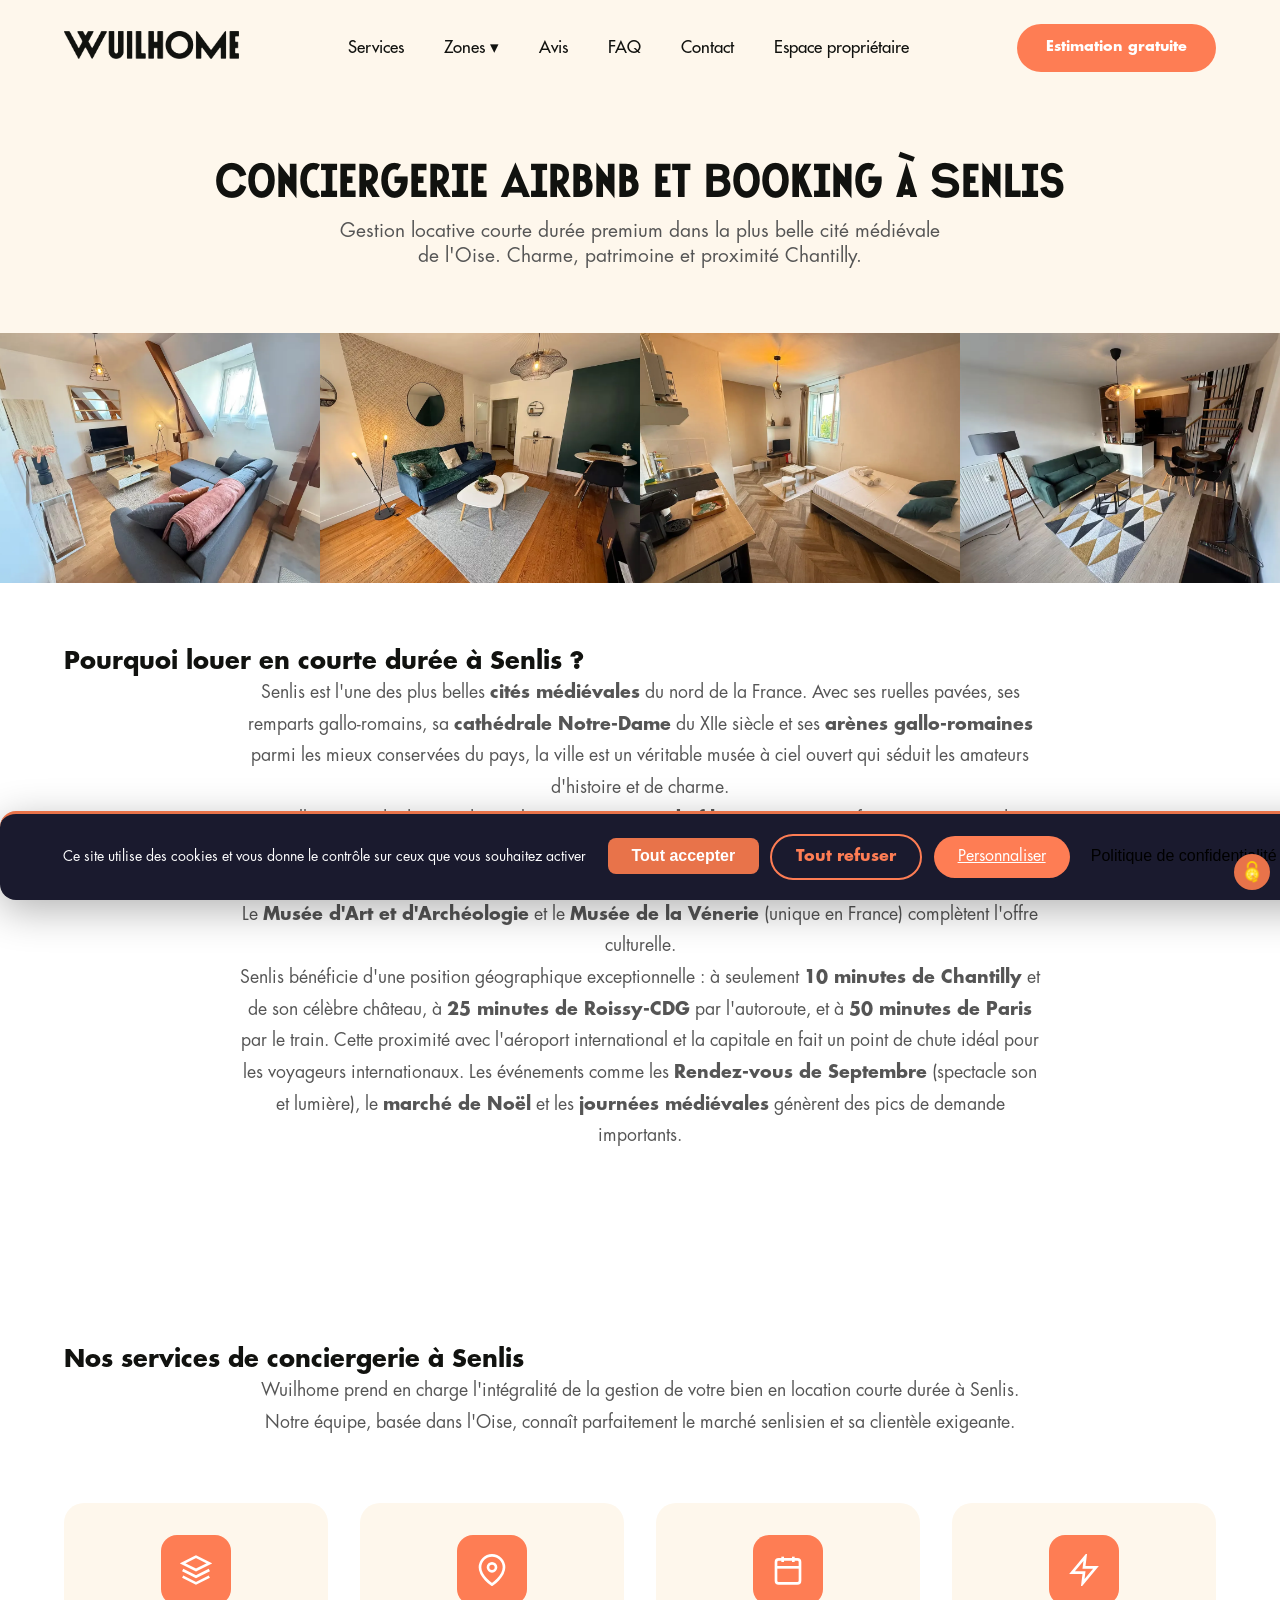
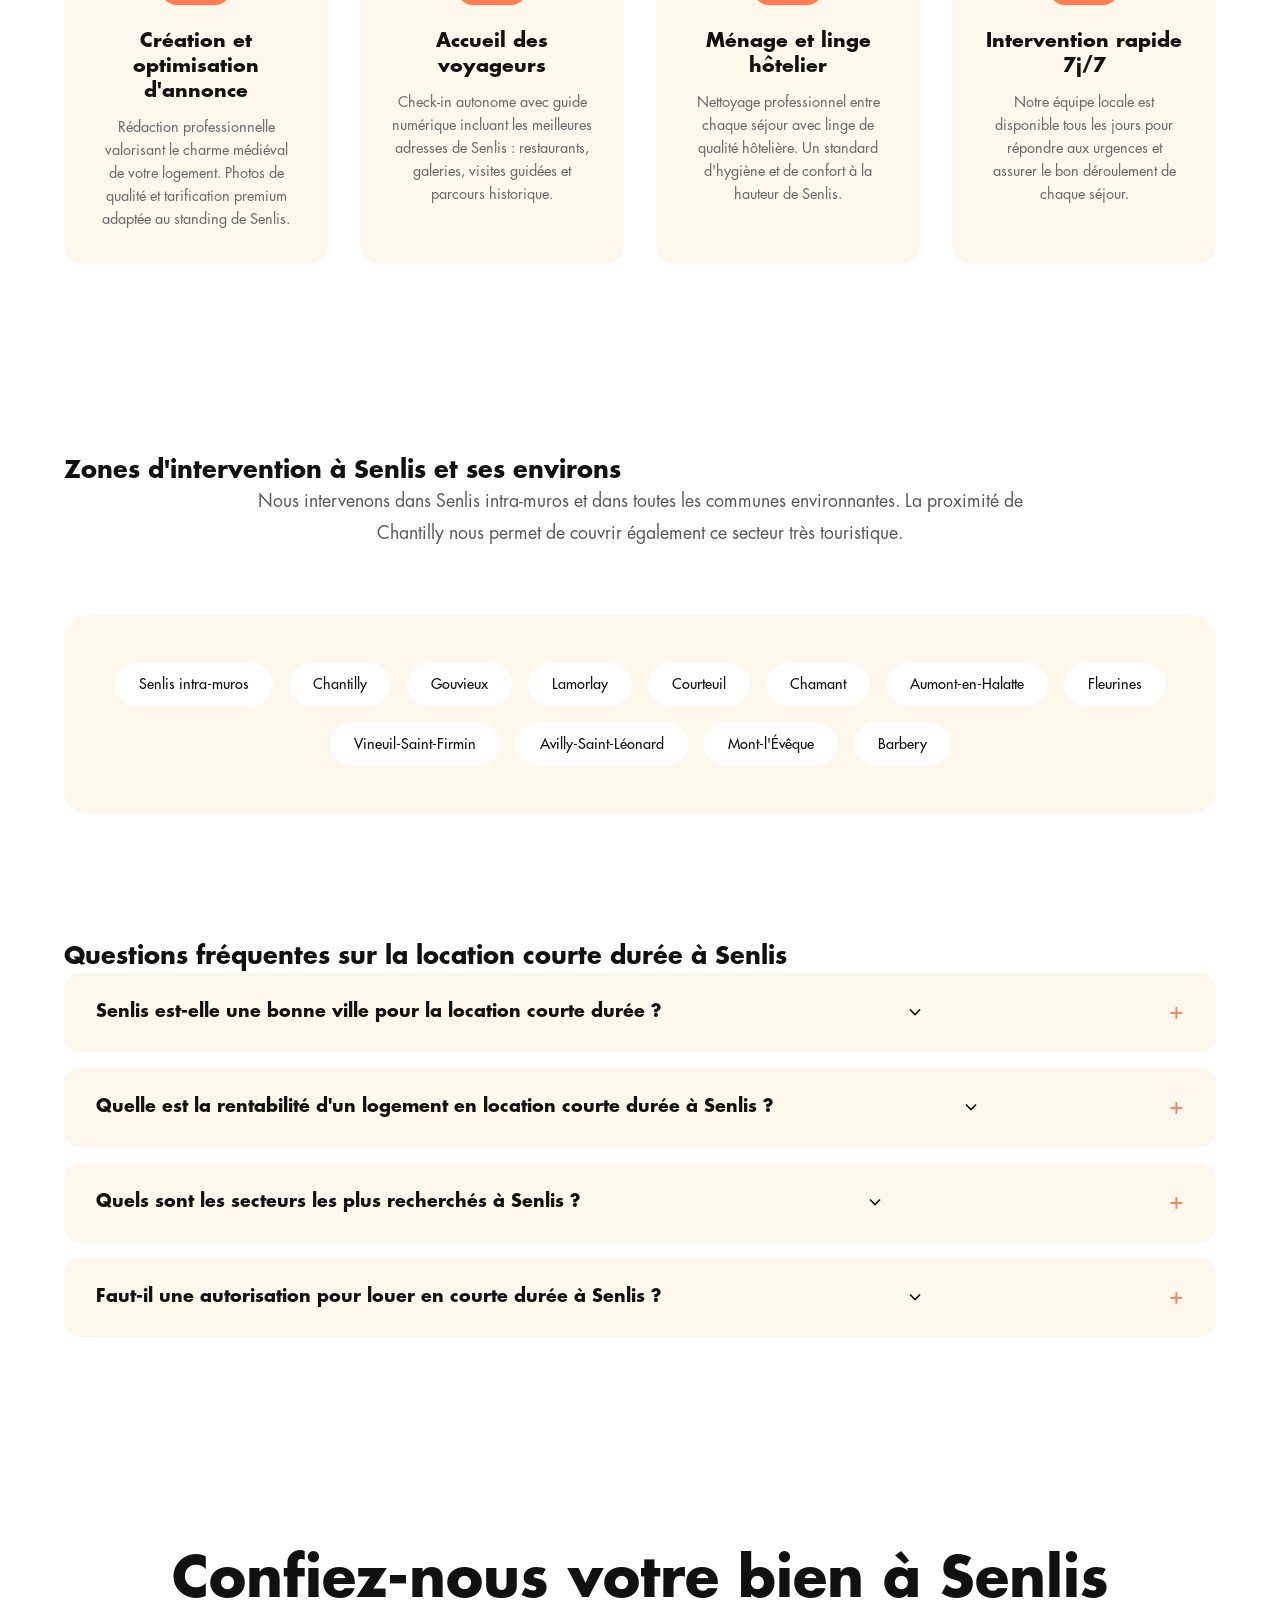
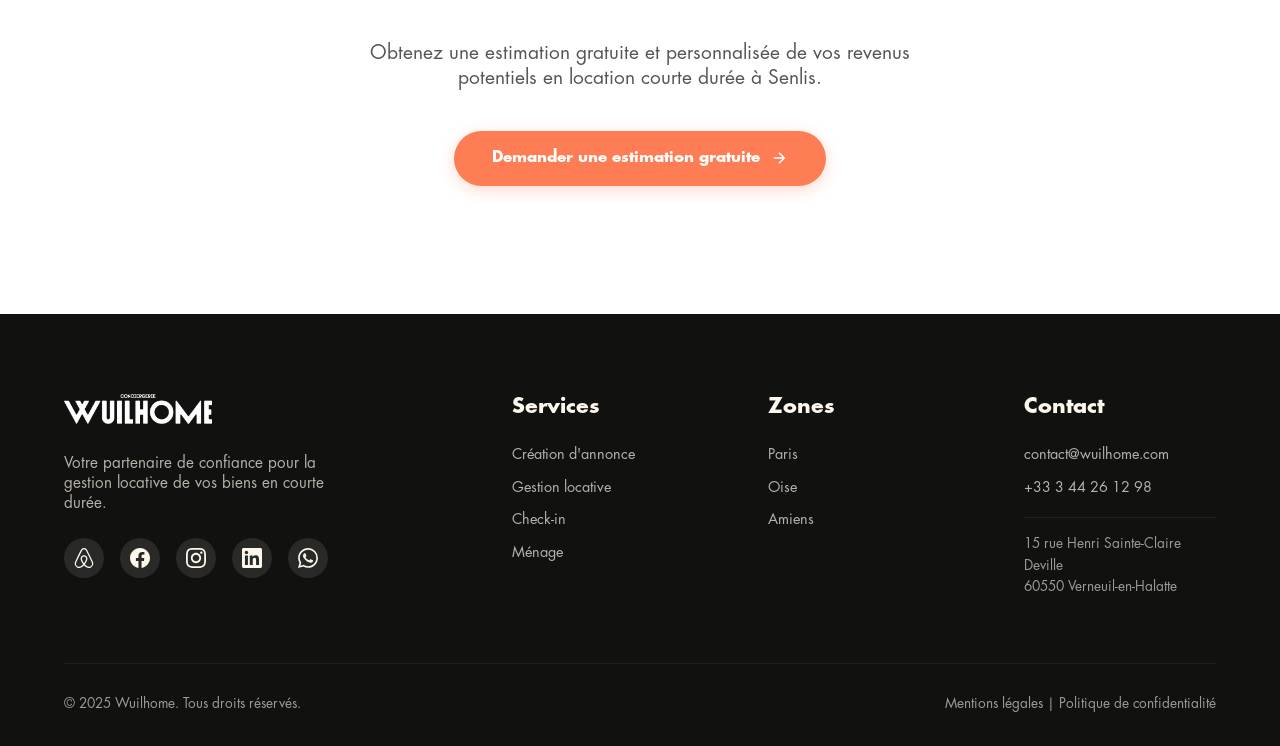
<file: zones/senlis/index.html>
<!DOCTYPE html>
<html lang="fr">
<head>
    <meta charset="UTF-8">
    <meta name="viewport" content="width=device-width, initial-scale=1.0">
    <meta name="description" content="Conciergerie Airbnb et Booking à Senlis - Gestion locative courte durée premium. Cité médiévale, arènes gallo-romaines, proximité Chantilly. Estimation gratuite.">
    <meta name="keywords" content="conciergerie Senlis, conciergerie Airbnb Senlis, location courte durée Senlis, gestion locative Senlis, Airbnb Senlis, Booking Senlis, cité médiévale Senlis">
    <title>Conciergerie Airbnb et Booking Senlis | Gestion Locative Courte Durée - Wuilhome</title>

    <!-- Favicon -->
    <link rel="icon" type="image/png" href="/favicon-96x96.png" sizes="96x96">
    <link rel="icon" type="image/svg+xml" href="/favicon.svg">
    <link rel="shortcut icon" href="/favicon.ico">
    <link rel="apple-touch-icon" sizes="180x180" href="/apple-touch-icon.png">
    <link rel="manifest" href="/site.webmanifest">
    <meta name="theme-color" content="#1E3A5F">

    <!-- Canonical -->
    <link rel="canonical" href="https://wuilhome.com/zones/senlis/">

    <!-- Open Graph -->
    <meta property="og:type" content="website">
    <meta property="og:url" content="https://wuilhome.com/zones/senlis/">
    <meta property="og:title" content="Conciergerie Airbnb et Booking Senlis | Gestion Locative Courte Durée - Wuilhome">
    <meta property="og:description" content="Conciergerie Airbnb et Booking à Senlis. Gestion locative courte durée premium dans la cité médiévale, proximité Chantilly. Estimation gratuite.">
    <meta property="og:image" content="https://wuilhome.com/images/og-image.webp">
    <meta property="og:locale" content="fr_FR">
    <meta property="og:site_name" content="Wuilhome">

    <!-- Twitter Card -->
    <meta name="twitter:card" content="summary_large_image">
    <meta name="twitter:title" content="Conciergerie Airbnb et Booking Senlis | Wuilhome">
    <meta name="twitter:description" content="Gestion locative courte durée premium à Senlis, cité médiévale de l'Oise.">
    <meta name="twitter:image" content="https://wuilhome.com/images/og-image.webp">

    <!-- Google Consent Mode v2 -->
    <script>
    window.dataLayer = window.dataLayer || [];
    function gtag(){dataLayer.push(arguments);}
    gtag('consent', 'default', {
        'analytics_storage': 'denied',
        'ad_storage': 'denied',
        'ad_user_data': 'denied',
        'ad_personalization': 'denied',
        'functionality_storage': 'granted',
        'personalization_storage': 'denied',
        'security_storage': 'granted',
        'wait_for_update': 500
    });
    </script>
    <script src="/js/tarteaucitron.min.js"></script>
    <script>
    tarteaucitron.init({"privacyUrl":"https://wuilhome.com/politique-confidentialite/","bodyPosition":"bottom","hashtag":"#tarteaucitron","cookieName":"tarteaucitron","orientation":"bottom","groupServices":false,"obligatoryTimer":20,"showAlertSmall":false,"cookieslist":false,"closePopup":false,"showIcon":true,"iconPosition":"BottomRight","adblocker":false,"DenyAllCta":true,"AcceptAllCta":true,"highPrivacy":true,"alwaysNeedConsent":false,"handleBrowserDNTRequest":false,"removeCredit":false,"moreInfoLink":true,"useExternalCss":false,"useExternalJs":false,"readmoreLink":"https://wuilhome.com/politique-confidentialite/","mandatory":false,"mandatoryCta":false,"googleConsentMode":true});
    tarteaucitron.services.gtmConsent={"key":"gtmConsent","type":"api","name":"Google Tag Manager","uri":"https://policies.google.com/privacy","needConsent":true,"cookies":["_ga","_gid","_gat","_gcl_au"],"js":function(){gtag("consent","update",{"analytics_storage":"granted","ad_storage":"granted","ad_user_data":"granted","ad_personalization":"granted"});},"fallback":function(){gtag("consent","update",{"analytics_storage":"denied","ad_storage":"denied","ad_user_data":"denied","ad_personalization":"denied"});}};
    (tarteaucitron.job=tarteaucitron.job||[]).push("gtmConsent");
    </script>

    <!-- Google Tag Manager -->
    <script>(function(w,d,s,l,i){w[l]=w[l]||[];w[l].push({'gtm.start':
    new Date().getTime(),event:'gtm.js'});var f=d.getElementsByTagName(s)[0],
    j=d.createElement(s),dl=l!='dataLayer'?'&l='+l:'';j.async=true;j.src=
    'https://www.googletagmanager.com/gtm.js?id='+i+dl;f.parentNode.insertBefore(j,f);
    })(window,document,'script','dataLayer','GTM-5LK2LZ65');</script>
    <!-- End Google Tag Manager -->

    <link rel="stylesheet" href="../../css/fonts.css">
    <link rel="stylesheet" href="../../css/style.css">
    <link rel="stylesheet" href="../../css/tarteaucitron-custom.css">
</head>
<body>
    <!-- Google Tag Manager (noscript) -->
    <noscript><iframe src="https://www.googletagmanager.com/ns.html?id=GTM-5LK2LZ65"
    height="0" width="0" style="display:none;visibility:hidden"></iframe></noscript>
    <!-- End Google Tag Manager (noscript) -->

    <!-- Navigation -->
    <nav id="navbar">
        <a href="../../" class="logo">
            <img src="../../images/logo.webp" alt="Wuilhome - Conciergerie Airbnb et Booking">
        </a>
        <button class="hamburger" id="hamburger" aria-label="Menu" aria-expanded="false">
            <span class="hamburger-line"></span>
            <span class="hamburger-line"></span>
            <span class="hamburger-line"></span>
        </button>
        <ul class="nav-links">
            <li><a href="../../#services">Services</a></li>
            <li class="dropdown">
                <a href="#">Zones ▾</a>
                <ul class="dropdown-menu">
                    <li><a href="../paris/">Paris</a></li>
                    <li><a href="../oise/">Oise</a></li>
                    <li><a href="../amiens/">Amiens</a></li>
                </ul>
            </li>
            <li><a href="../../avis/">Avis</a></li>
            <li><a href="../../faq/">FAQ</a></li>
            <li><a href="../../contact/">Contact</a></li>
            <li><a href="https://client.passpass.io" target="_blank">Espace propriétaire</a></li>
        </ul>
        <a href="../../contact/" class="nav-cta">Estimation gratuite</a>
    </nav>

    <!-- Page Header -->
    <section class="page-header">
        <h1>Conciergerie Airbnb et Booking à Senlis</h1>
        <p>Gestion locative courte durée premium dans la plus belle cité médiévale de l'Oise. Charme, patrimoine et proximité Chantilly.</p>
    </section>

    <!-- Zone Gallery -->
    <section class="zone-gallery">
        <div class="gallery-grid">
            <img src="../../images/conciergerie-airbnb-oise-1.webp" alt="Conciergerie Airbnb et Booking Senlis - Cathédrale Notre-Dame" loading="lazy">
            <img src="../../images/conciergerie-airbnb-oise-2.webp" alt="Location courte durée Airbnb Booking Senlis - Ruelles médiévales" loading="lazy">
            <img src="../../images/conciergerie-airbnb-oise-3.webp" alt="Gestion locative Airbnb Booking Senlis - Arènes gallo-romaines" loading="lazy">
            <img src="../../images/conciergerie-airbnb-oise-4.webp" alt="Service conciergerie Airbnb Booking Senlis - Vieille ville" loading="lazy">
        </div>
    </section>

    <!-- Pourquoi louer à Senlis -->
    <section class="zone-content">
        <div class="zone-container">
            <h2>Pourquoi louer en courte durée à Senlis ?</h2>
            <div class="zone-intro">
                <p>Senlis est l'une des plus belles <strong>cités médiévales</strong> du nord de la France. Avec ses ruelles pavées, ses remparts gallo-romains, sa <strong>cathédrale Notre-Dame</strong> du XIIe siècle et ses <strong>arènes gallo-romaines</strong> parmi les mieux conservées du pays, la ville est un véritable musée à ciel ouvert qui séduit les amateurs d'histoire et de charme.</p>
                <p>La ville a servi de décor à de nombreux <strong>tournages de films et séries</strong>, renforçant son image de destination romantique et authentique. Ses galeries d'art, ses antiquaires et ses restaurants gastronomiques en font un lieu prisé pour les <strong>week-ends en amoureux</strong> et les <strong>séjours culturels</strong>. Le <strong>Musée d'Art et d'Archéologie</strong> et le <strong>Musée de la Vénerie</strong> (unique en France) complètent l'offre culturelle.</p>
                <p>Senlis bénéficie d'une position géographique exceptionnelle : à seulement <strong>10 minutes de Chantilly</strong> et de son célèbre château, à <strong>25 minutes de Roissy-CDG</strong> par l'autoroute, et à <strong>50 minutes de Paris</strong> par le train. Cette proximité avec l'aéroport international et la capitale en fait un point de chute idéal pour les voyageurs internationaux. Les événements comme les <strong>Rendez-vous de Septembre</strong> (spectacle son et lumière), le <strong>marché de Noël</strong> et les <strong>journées médiévales</strong> génèrent des pics de demande importants.</p>
            </div>
        </div>
    </section>

    <!-- Services -->
    <section class="zone-content">
        <div class="zone-container">
            <h2>Nos services de conciergerie à Senlis</h2>
            <div class="zone-intro">
                <p>Wuilhome prend en charge l'intégralité de la gestion de votre bien en location courte durée à Senlis. Notre équipe, basée dans l'Oise, connaît parfaitement le marché senlisien et sa clientèle exigeante.</p>
            </div>

            <div class="zone-features">
                <div class="zone-feature">
                    <div class="zone-feature-icon">
                        <svg width="32" height="32" viewBox="0 0 24 24" fill="none" stroke="currentColor" stroke-width="2"><path d="M12 2L2 7l10 5 10-5-10-5z"/><path d="M2 17l10 5 10-5"/><path d="M2 12l10 5 10-5"/></svg>
                    </div>
                    <h3>Création et optimisation d'annonce</h3>
                    <p>Rédaction professionnelle valorisant le charme médiéval de votre logement. Photos de qualité et tarification premium adaptée au standing de Senlis.</p>
                </div>
                <div class="zone-feature">
                    <div class="zone-feature-icon">
                        <svg width="32" height="32" viewBox="0 0 24 24" fill="none" stroke="currentColor" stroke-width="2"><path d="M21 10c0 7-9 13-9 13s-9-6-9-13a9 9 0 0 1 18 0z"/><circle cx="12" cy="10" r="3"/></svg>
                    </div>
                    <h3>Accueil des voyageurs</h3>
                    <p>Check-in autonome avec guide numérique incluant les meilleures adresses de Senlis : restaurants, galeries, visites guidées et parcours historique.</p>
                </div>
                <div class="zone-feature">
                    <div class="zone-feature-icon">
                        <svg width="32" height="32" viewBox="0 0 24 24" fill="none" stroke="currentColor" stroke-width="2"><rect x="3" y="4" width="18" height="18" rx="2" ry="2"/><line x1="16" y1="2" x2="16" y2="6"/><line x1="8" y1="2" x2="8" y2="6"/><line x1="3" y1="10" x2="21" y2="10"/></svg>
                    </div>
                    <h3>Ménage et linge hôtelier</h3>
                    <p>Nettoyage professionnel entre chaque séjour avec linge de qualité hôtelière. Un standard d'hygiène et de confort à la hauteur de Senlis.</p>
                </div>
                <div class="zone-feature">
                    <div class="zone-feature-icon">
                        <svg width="32" height="32" viewBox="0 0 24 24" fill="none" stroke="currentColor" stroke-width="2"><polygon points="13 2 3 14 12 14 11 22 21 10 12 10 13 2"/></svg>
                    </div>
                    <h3>Intervention rapide 7j/7</h3>
                    <p>Notre équipe locale est disponible tous les jours pour répondre aux urgences et assurer le bon déroulement de chaque séjour.</p>
                </div>
            </div>
        </div>
    </section>

    <!-- Zones d'intervention -->
    <section class="zone-content">
        <div class="zone-container">
            <h2>Zones d'intervention à Senlis et ses environs</h2>
            <div class="zone-intro">
                <p>Nous intervenons dans Senlis intra-muros et dans toutes les communes environnantes. La proximité de Chantilly nous permet de couvrir également ce secteur très touristique.</p>
            </div>
            <div class="zone-areas">
                <div class="areas-grid">
                    <div class="area-tag">Senlis intra-muros</div>
                    <div class="area-tag">Chantilly</div>
                    <div class="area-tag">Gouvieux</div>
                    <div class="area-tag">Lamorlay</div>
                    <div class="area-tag">Courteuil</div>
                    <div class="area-tag">Chamant</div>
                    <div class="area-tag">Aumont-en-Halatte</div>
                    <div class="area-tag">Fleurines</div>
                    <div class="area-tag">Vineuil-Saint-Firmin</div>
                    <div class="area-tag">Avilly-Saint-Léonard</div>
                    <div class="area-tag">Mont-l'Évêque</div>
                    <div class="area-tag">Barbery</div>
                </div>
            </div>
        </div>
    </section>

    <!-- FAQ locale -->
    <section class="zone-content zone-faq">
        <div class="zone-container">
            <h2>Questions fréquentes sur la location courte durée à Senlis</h2>
            <div class="faq-list">
                <div class="faq-item">
                    <button class="faq-question">
                        <span>Senlis est-elle une bonne ville pour la location courte durée ?</span>
                        <svg width="20" height="20" viewBox="0 0 24 24" fill="none" stroke="currentColor" stroke-width="2"><polyline points="6 9 12 15 18 9"></polyline></svg>
                    </button>
                    <div class="faq-answer">
                        <p>Oui, Senlis est l'une des meilleures villes de l'Oise pour la location courte durée. Son patrimoine médiéval unique, sa proximité avec Chantilly et Roissy-CDG, et son ambiance romantique attirent une clientèle qualifiée prête à payer un tarif premium. Le taux d'occupation est particulièrement bon les week-ends et pendant les événements culturels.</p>
                    </div>
                </div>
                <div class="faq-item">
                    <button class="faq-question">
                        <span>Quelle est la rentabilité d'un logement en location courte durée à Senlis ?</span>
                        <svg width="20" height="20" viewBox="0 0 24 24" fill="none" stroke="currentColor" stroke-width="2"><polyline points="6 9 12 15 18 9"></polyline></svg>
                    </button>
                    <div class="faq-answer">
                        <p>À Senlis, les tarifs nuitée sont parmi les plus élevés de l'Oise grâce au positionnement premium de la ville. Un logement de charme en centre historique peut générer entre 40% et 70% de revenus supplémentaires par rapport à une location longue durée. La clientèle de couples et de touristes culturels est moins sensible au prix. Contactez-nous pour une estimation gratuite.</p>
                    </div>
                </div>
                <div class="faq-item">
                    <button class="faq-question">
                        <span>Quels sont les secteurs les plus recherchés à Senlis ?</span>
                        <svg width="20" height="20" viewBox="0 0 24 24" fill="none" stroke="currentColor" stroke-width="2"><polyline points="6 9 12 15 18 9"></polyline></svg>
                    </button>
                    <div class="faq-answer">
                        <p>Le centre historique intra-muros est le secteur le plus recherché : les logements dans les ruelles médiévales, à proximité de la cathédrale ou des remparts, obtiennent les meilleures notes et les meilleurs tarifs. Les biens avec vue sur les remparts ou la cathédrale sont particulièrement prisés. La proximité de Chantilly est aussi un critère de choix.</p>
                    </div>
                </div>
                <div class="faq-item">
                    <button class="faq-question">
                        <span>Faut-il une autorisation pour louer en courte durée à Senlis ?</span>
                        <svg width="20" height="20" viewBox="0 0 24 24" fill="none" stroke="currentColor" stroke-width="2"><polyline points="6 9 12 15 18 9"></polyline></svg>
                    </button>
                    <div class="faq-answer">
                        <p>Senlis étant une commune où la demande touristique est forte, la réglementation peut évoluer. Pour une résidence principale, la location est possible jusqu'à 120 jours par an. Pour une résidence secondaire, renseignez-vous auprès de la mairie. Wuilhome vous accompagne dans toutes les démarches pour être en conformité.</p>
                    </div>
                </div>
            </div>
        </div>
    </section>

    <!-- Schema.org FAQPage -->
    <script type="application/ld+json">
    {
        "@context": "https://schema.org",
        "@type": "FAQPage",
        "mainEntity": [
            {
                "@type": "Question",
                "name": "Senlis est-elle une bonne ville pour la location courte durée ?",
                "acceptedAnswer": {
                    "@type": "Answer",
                    "text": "Oui, Senlis est l'une des meilleures villes de l'Oise grâce à son patrimoine médiéval, sa proximité avec Chantilly et Roissy-CDG, et son ambiance romantique qui attire une clientèle qualifiée prête à payer un tarif premium."
                }
            },
            {
                "@type": "Question",
                "name": "Quelle est la rentabilité d'un logement en location courte durée à Senlis ?",
                "acceptedAnswer": {
                    "@type": "Answer",
                    "text": "Les tarifs nuitée à Senlis sont parmi les plus élevés de l'Oise. Un logement de charme en centre historique peut générer entre 40% et 70% de revenus supplémentaires par rapport à une location longue durée."
                }
            },
            {
                "@type": "Question",
                "name": "Quels sont les secteurs les plus recherchés à Senlis ?",
                "acceptedAnswer": {
                    "@type": "Answer",
                    "text": "Le centre historique intra-muros est le plus recherché : ruelles médiévales, proximité cathédrale et remparts. Les biens avec vue sur les remparts ou la cathédrale obtiennent les meilleurs tarifs."
                }
            },
            {
                "@type": "Question",
                "name": "Faut-il une autorisation pour louer en courte durée à Senlis ?",
                "acceptedAnswer": {
                    "@type": "Answer",
                    "text": "Pour une résidence principale, la location est possible jusqu'à 120 jours par an. Pour une résidence secondaire, la réglementation peut varier. Wuilhome vous accompagne dans les démarches de conformité."
                }
            }
        ]
    }
    </script>

    <!-- Schema.org LocalBusiness -->
    <script type="application/ld+json">
    {
        "@context": "https://schema.org",
        "@type": "LocalBusiness",
        "name": "Wuilhome - Conciergerie Senlis",
        "description": "Service de conciergerie Airbnb et Booking à Senlis. Gestion locative courte durée premium dans la cité médiévale, proximité Chantilly.",
        "url": "https://wuilhome.com/zones/senlis/",
        "logo": "https://wuilhome.com/images/logo.webp",
        "telephone": "+33344261298",
        "email": "contact@wuilhome.com",
        "address": {
            "@type": "PostalAddress",
            "streetAddress": "15 rue Henri Sainte-Claire Deville",
            "addressLocality": "Verneuil-en-Halatte",
            "postalCode": "60550",
            "addressRegion": "Hauts-de-France",
            "addressCountry": "FR"
        },
        "areaServed": {
            "@type": "City",
            "name": "Senlis",
            "sameAs": "https://fr.wikipedia.org/wiki/Senlis_(Oise)"
        },
        "serviceType": ["Conciergerie Airbnb", "Gestion locative courte durée", "Conciergerie Booking"],
        "priceRange": "€€"
    }
    </script>

    <!-- CTA -->
    <section class="cta" id="contact">
        <div class="cta-container animate-on-scroll">
            <h2>Confiez-nous votre bien à Senlis</h2>
            <p>Obtenez une estimation gratuite et personnalisée de vos revenus potentiels en location courte durée à Senlis.</p>
            <a href="../../contact/" class="btn-primary">
                Demander une estimation gratuite
                <svg width="18" height="18" viewBox="0 0 24 24" fill="none" stroke="currentColor" stroke-width="2"><path d="M5 12h14M12 5l7 7-7 7"/></svg>
            </a>
        </div>
    </section>

    <!-- Footer -->
    <footer>
        <div class="footer-content">
            <div class="footer-brand">
                <img src="../../images/logo-footer.webp" alt="Logo Wuilhome - Gestion locative courte durée">
                <p>Votre partenaire de confiance pour la gestion locative de vos biens en courte durée.</p>
                <div class="footer-social">
                    <a href="https://www.airbnb.fr/users/show/209934555" target="_blank" rel="noopener noreferrer" aria-label="Airbnb">
                        <svg width="20" height="20" viewBox="0 0 64 64" fill="currentColor"><path d="M60.9 45.487l-.966-2.305-1.475-3.27-.062-.062a661.83 661.83 0 0 0-14.15-28.957l-.198-.384-1.524-3.073a18.4 18.4 0 0 0-2.305-3.52A10.35 10.35 0 0 0 32.027 0a10.76 10.76 0 0 0-8.203 3.84 22.1 22.1 0 0 0-2.305 3.52l-1.735 3.395c-4.956 9.615-9.74 19.342-14.163 28.957l-.062.124c-.384 1.053-.892 2.13-1.413 3.284-.322.702-.644 1.47-.966 2.305a14.4 14.4 0 0 0-.768 6.914 13.63 13.63 0 0 0 8.327 10.631 13.16 13.16 0 0 0 5.192 1.028 14.57 14.57 0 0 0 1.66-.124 16.93 16.93 0 0 0 6.406-2.18 32.44 32.44 0 0 0 7.943-6.666 33.62 33.62 0 0 0 7.943 6.666 16.92 16.92 0 0 0 6.406 2.18c.55.073 1.105.114 1.66.124 1.783.018 3.55-.332 5.192-1.028a13.63 13.63 0 0 0 8.327-10.631 12.11 12.11 0 0 0-.582-6.852zM32.026 48.82c-3.457-4.362-5.7-8.45-6.468-11.92-.314-1.277-.38-2.6-.198-3.903.127-.965.48-1.886 1.028-2.7a6.79 6.79 0 0 1 5.638-2.825c2.236-.086 4.362.974 5.638 2.813a6.17 6.17 0 0 1 1.028 2.69 10.3 10.3 0 0 1-.198 3.903c-.768 3.395-3 7.435-6.468 11.92zm25.562 3c-.5 3.337-2.7 6.166-5.836 7.435a9.7 9.7 0 0 1-4.857.706 12.6 12.6 0 0 1-4.87-1.66 29.91 29.91 0 0 1-7.298-6.195c4.225-5.192 6.8-9.913 7.757-14.163a16.11 16.11 0 0 0 .322-5.452c-.238-1.567-.832-3.06-1.735-4.362-2.062-2.942-5.453-4.666-9.045-4.597-3.572-.046-6.942 1.65-9.033 4.547-.903 1.303-1.497 2.794-1.735 4.362a13.31 13.31 0 0 0 .322 5.452c.966 4.225 3.593 9.033 7.757 14.225a28.79 28.79 0 0 1-7.298 6.195 12.6 12.6 0 0 1-4.882 1.71 10.26 10.26 0 0 1-4.87-.644C9.16 58.12 6.94 55.292 6.45 51.954a10.61 10.61 0 0 1 .582-4.956c.198-.644.508-1.24.83-2.044.446-1.028.966-2.12 1.475-3.2l.062-.124c4.424-9.54 9.157-19.28 14.1-28.772l.186-.458 1.536-2.95a14.05 14.05 0 0 1 1.846-2.838 6.73 6.73 0 0 1 10.247 0 13.87 13.87 0 0 1 1.747 2.813l1.536 2.95.186.384c4.87 9.553 9.628 19.28 14.04 28.834v.062c.508 1.028.966 2.18 1.475 3.2.322.768.644 1.413.83 2.044a10.81 10.81 0 0 1 .446 4.956z" fill-rule="evenodd"/></svg>
                    </a>
                    <a href="https://www.facebook.com/profile.php?id=61551430132736" target="_blank" rel="noopener noreferrer" aria-label="Facebook">
                        <svg width="20" height="20" viewBox="0 0 24 24" fill="currentColor"><path d="M24 12.073c0-6.627-5.373-12-12-12s-12 5.373-12 12c0 5.99 4.388 10.954 10.125 11.854v-8.385H7.078v-3.47h3.047V9.43c0-3.007 1.792-4.669 4.533-4.669 1.312 0 2.686.235 2.686.235v2.953H15.83c-1.491 0-1.956.925-1.956 1.874v2.25h3.328l-.532 3.47h-2.796v8.385C19.612 23.027 24 18.062 24 12.073z"/></svg>
                    </a>
                    <a href="https://www.instagram.com/wuilhome_conciergerie/" target="_blank" rel="noopener noreferrer" aria-label="Instagram">
                        <svg width="20" height="20" viewBox="0 0 24 24" fill="currentColor"><path d="M12 2.163c3.204 0 3.584.012 4.85.07 3.252.148 4.771 1.691 4.919 4.919.058 1.265.069 1.645.069 4.849 0 3.205-.012 3.584-.069 4.849-.149 3.225-1.664 4.771-4.919 4.919-1.266.058-1.644.07-4.85.07-3.204 0-3.584-.012-4.849-.07-3.26-.149-4.771-1.699-4.919-4.92-.058-1.265-.07-1.644-.07-4.849 0-3.204.013-3.583.07-4.849.149-3.227 1.664-4.771 4.919-4.919 1.266-.057 1.645-.069 4.849-.069zm0-2.163c-3.259 0-3.667.014-4.947.072-4.358.2-6.78 2.618-6.98 6.98-.059 1.281-.073 1.689-.073 4.948 0 3.259.014 3.668.072 4.948.2 4.358 2.618 6.78 6.98 6.98 1.281.058 1.689.072 4.948.072 3.259 0 3.668-.014 4.948-.072 4.354-.2 6.782-2.618 6.979-6.98.059-1.28.073-1.689.073-4.948 0-3.259-.014-3.667-.072-4.947-.196-4.354-2.617-6.78-6.979-6.98-1.281-.059-1.69-.073-4.949-.073zm0 5.838c-3.403 0-6.162 2.759-6.162 6.162s2.759 6.163 6.162 6.163 6.162-2.759 6.162-6.163c0-3.403-2.759-6.162-6.162-6.162zm0 10.162c-2.209 0-4-1.79-4-4 0-2.209 1.791-4 4-4s4 1.791 4 4c0 2.21-1.791 4-4 4zm6.406-11.845c-.796 0-1.441.645-1.441 1.44s.645 1.44 1.441 1.44c.795 0 1.439-.645 1.439-1.44s-.644-1.44-1.439-1.44z"/></svg>
                    </a>
                    <a href="https://www.linkedin.com/company/wuilhome/" target="_blank" rel="noopener noreferrer" aria-label="LinkedIn">
                        <svg width="20" height="20" viewBox="0 0 24 24" fill="currentColor"><path d="M20.447 20.452h-3.554v-5.569c0-1.328-.027-3.037-1.852-3.037-1.853 0-2.136 1.445-2.136 2.939v5.667H9.351V9h3.414v1.561h.046c.477-.9 1.637-1.85 3.37-1.85 3.601 0 4.267 2.37 4.267 5.455v6.286zM5.337 7.433c-1.144 0-2.063-.926-2.063-2.065 0-1.138.92-2.063 2.063-2.063 1.14 0 2.064.925 2.064 2.063 0 1.139-.925 2.065-2.064 2.065zm1.782 13.019H3.555V9h3.564v11.452zM22.225 0H1.771C.792 0 0 .774 0 1.729v20.542C0 23.227.792 24 1.771 24h20.451C23.2 24 24 23.227 24 22.271V1.729C24 .774 23.2 0 22.222 0h.003z"/></svg>
                    </a>
                    <a href="https://api.whatsapp.com/send?phone=%2B33766007020" target="_blank" rel="noopener noreferrer" aria-label="WhatsApp">
                        <svg width="20" height="20" viewBox="0 0 24 24" fill="currentColor"><path d="M17.472 14.382c-.297-.149-1.758-.867-2.03-.967-.273-.099-.471-.148-.67.15-.197.297-.767.966-.94 1.164-.173.199-.347.223-.644.075-.297-.15-1.255-.463-2.39-1.475-.883-.788-1.48-1.761-1.653-2.059-.173-.297-.018-.458.13-.606.134-.133.298-.347.446-.52.149-.174.198-.298.298-.497.099-.198.05-.371-.025-.52-.075-.149-.669-1.612-.916-2.207-.242-.579-.487-.5-.669-.51-.173-.008-.371-.01-.57-.01-.198 0-.52.074-.792.372-.272.297-1.04 1.016-1.04 2.479 0 1.462 1.065 2.875 1.213 3.074.149.198 2.096 3.2 5.077 4.487.709.306 1.262.489 1.694.625.712.227 1.36.195 1.871.118.571-.085 1.758-.719 2.006-1.413.248-.694.248-1.289.173-1.413-.074-.124-.272-.198-.57-.347m-5.421 7.403h-.004a9.87 9.87 0 01-5.031-1.378l-.361-.214-3.741.982.998-3.648-.235-.374a9.86 9.86 0 01-1.51-5.26c.001-5.45 4.436-9.884 9.888-9.884 2.64 0 5.122 1.03 6.988 2.898a9.825 9.825 0 012.893 6.994c-.003 5.45-4.437 9.884-9.885 9.884m8.413-18.297A11.815 11.815 0 0012.05 0C5.495 0 .16 5.335.157 11.892c0 2.096.547 4.142 1.588 5.945L.057 24l6.305-1.654a11.882 11.882 0 005.683 1.448h.005c6.554 0 11.89-5.335 11.893-11.893a11.821 11.821 0 00-3.48-8.413z"/></svg>
                    </a>
                </div>
            </div>
            <div class="footer-links">
                <h4>Services</h4>
                <ul>
                    <li><a href="../../#services">Création d'annonce</a></li>
                    <li><a href="../../#services">Gestion locative</a></li>
                    <li><a href="../../#services">Check-in</a></li>
                    <li><a href="../../#services">Ménage</a></li>
                </ul>
            </div>
            <div class="footer-links">
                <h4>Zones</h4>
                <ul>
                    <li><a href="../paris/">Paris</a></li>
                    <li><a href="../oise/">Oise</a></li>
                    <li><a href="../amiens/">Amiens</a></li>
                </ul>
            </div>
            <div class="footer-links">
                <h4>Contact</h4>
                <ul>
                    <li><a href="mailto:contact@wuilhome.com">contact@wuilhome.com</a></li>
                    <li><a href="tel:+33344261298">+33 3 44 26 12 98</a></li>
                </ul>
                <p class="footer-address">15 rue Henri Sainte-Claire Deville<br>60550 Verneuil-en-Halatte</p>
            </div>
        </div>
        <div class="footer-bottom">
            <span>&copy; 2025 Wuilhome. Tous droits réservés.</span>
            <span><a href="../../mentions-legales/">Mentions légales</a> | <a href="../../politique-confidentialite/">Politique de confidentialité</a></span>
        </div>
    </footer>

    <script src="../../js/main.js"></script>
</body>
</html>
</file>
<file: css/fonts.css>
/* Custom Fonts */
@font-face {
    font-family: 'Alpine';
    src: url('../fonts/alpine.otf') format('opentype');
    font-weight: normal;
    font-style: normal;
    font-display: swap;
}

@font-face {
    font-family: 'Futura';
    src: url('../fonts/futura-light.otf') format('opentype');
    font-weight: 300;
    font-style: normal;
    font-display: swap;
}

@font-face {
    font-family: 'Futura';
    src: url('../fonts/futura-book.otf') format('opentype');
    font-weight: 400;
    font-style: normal;
    font-display: swap;
}

@font-face {
    font-family: 'Futura';
    src: url('../fonts/futura-medium.otf') format('opentype');
    font-weight: 500;
    font-style: normal;
    font-display: swap;
}

@font-face {
    font-family: 'Futura';
    src: url('../fonts/futura-bold.otf') format('opentype');
    font-weight: 600;
    font-style: normal;
    font-display: swap;
}

@font-face {
    font-family: 'Futura';
    src: url('../fonts/futura-bold.otf') format('opentype');
    font-weight: bold;
    font-style: normal;
    font-display: swap;
}
</file>
<file: css/style.css>
/* ============================
   Wuilhome - Main Stylesheet
   ============================ */

/* Variables CSS */
:root {
    --cream: #FEF7EC;
    --coral: #FE7D54;
    --coral-dark: #FE7D54;
    --coral-light: #FEF7EC;
    --blue-light: #59B3E9;
    --blue-medium: #2291D3;
    --blue-dark: #0D517A;
    --black: #11120F;
    --yellow: #FFC65A;
    --yellow-light: #F2E286;
    --white: #ffffff;
}

/* Reset & Base */
* { margin: 0; padding: 0; box-sizing: border-box; }
html { scroll-behavior: smooth; }

body {
    font-family: 'Futura', sans-serif;
    background-color: var(--cream);
    color: var(--black);
    overflow-x: hidden;
}

/* Accessibilité - Focus visible */
*:focus {
    outline: none;
}
*:focus-visible {
    outline: 2px solid var(--coral);
    outline-offset: 2px;
}

/* Skip link pour accessibilité */
.skip-link {
    position: absolute;
    top: -40px;
    left: 0;
    background: var(--coral);
    color: white;
    padding: 0.8rem 1.5rem;
    z-index: 10000;
    text-decoration: none;
    font-weight: 600;
    border-radius: 0 0 8px 0;
    transition: top 0.3s ease;
}
.skip-link:focus {
    top: 0;
}

/* Classe sr-only pour contenu accessible aux lecteurs d'écran uniquement */
.sr-only {
    position: absolute;
    width: 1px;
    height: 1px;
    padding: 0;
    margin: -1px;
    overflow: hidden;
    clip: rect(0, 0, 0, 0);
    white-space: nowrap;
    border: 0;
}

/* Animations */
@keyframes fadeInUp {
    from { opacity: 0; transform: translateY(40px); }
    to { opacity: 1; transform: translateY(0); }
}
@keyframes slideInLeft {
    from { opacity: 0; transform: translateX(-60px); }
    to { opacity: 1; transform: translateX(0); }
}
@keyframes slideInRight {
    from { opacity: 0; transform: translateX(60px); }
    to { opacity: 1; transform: translateX(0); }
}
@keyframes float {
    0%, 100% { transform: translateY(0); }
    50% { transform: translateY(-20px); }
}
@keyframes pulse {
    0%, 100% { box-shadow: 0 0 0 0 rgba(240, 128, 102, 0.4); }
    50% { box-shadow: 0 0 0 20px rgba(240, 128, 102, 0); }
}
.animate-on-scroll {
    opacity: 0;
    transform: translateY(30px);
    transition: opacity 0.8s cubic-bezier(0.4, 0, 0.2, 1), transform 0.8s cubic-bezier(0.4, 0, 0.2, 1);
}
.animate-on-scroll.visible {
    opacity: 1;
    transform: translateY(0);
}

/* Navigation */
nav {
    position: fixed;
    top: 0;
    width: 100%;
    padding: 1.5rem 4rem;
    display: flex;
    justify-content: space-between;
    align-items: center;
    z-index: 1000;
    background: transparent;
    transition: all 0.4s ease;
}
nav.scrolled {
    background: rgba(254, 247, 236, 0.98);
    padding: 1rem 4rem;
    box-shadow: 0 4px 30px rgba(0,0,0,0.08);
}
.logo img {
    height: 28px;
    transition: transform 0.3s ease;
}
.logo:hover img { transform: scale(1.05); }
.nav-links {
    display: flex;
    gap: 2.5rem;
    list-style: none;
}
.nav-links a {
    text-decoration: none;
    color: var(--black);
    font-weight: 500;
    font-size: 1.05rem;
    position: relative;
    padding-bottom: 4px;
}
.nav-links a:hover {
    text-shadow: 0.3px 0 0 currentColor, -0.3px 0 0 currentColor;
}
.nav-links a::after {
    content: '';
    position: absolute;
    bottom: 0;
    left: 0;
    width: 0;
    height: 2px;
    background: var(--coral);
    transition: width 0.3s ease;
}
.nav-links a:hover::after { width: 100%; }

/* Dropdown */
.dropdown {
    position: relative;
}
.dropdown-menu {
    position: absolute;
    top: 100%;
    left: 0;
    background: white;
    min-width: 180px;
    box-shadow: 0 10px 40px rgba(0,0,0,0.1);
    border-radius: 12px;
    padding: 0.5rem 0;
    opacity: 0;
    visibility: hidden;
    transform: translateY(10px);
    transition: all 0.3s ease;
    list-style: none;
    z-index: 1000;
}
.dropdown:hover .dropdown-menu,
.dropdown:focus-within .dropdown-menu,
.dropdown.keyboard-open .dropdown-menu {
    opacity: 1;
    visibility: visible;
    transform: translateY(0);
}
.dropdown-menu li {
    padding: 0;
}
.dropdown-menu a {
    display: block;
    padding: 0.8rem 1.5rem;
    font-size: 0.95rem;
}
.dropdown-menu a:hover {
    background: var(--coral-light);
}
.dropdown-menu a::after {
    display: none;
}

.nav-cta {
    background: var(--coral);
    color: white;
    padding: 0.9rem 1.8rem;
    text-decoration: none;
    font-weight: 600;
    font-size: 0.9rem;
    border-radius: 50px;
    transition: all 0.3s ease;
}
.nav-cta:hover {
    background: var(--coral-dark);
    transform: translateY(-2px);
    box-shadow: 0 10px 30px rgba(240, 128, 102, 0.3);
}

/* Hamburger Menu */
.hamburger {
    display: none;
    flex-direction: column;
    justify-content: center;
    align-items: center;
    width: 44px;
    height: 44px;
    background: transparent;
    border: none;
    cursor: pointer;
    padding: 0;
    z-index: 1001;
}
.hamburger-line {
    display: block;
    width: 24px;
    height: 2px;
    background: var(--black);
    border-radius: 2px;
    transition: all 0.3s ease;
    margin: 3px 0;
}
.hamburger.active .hamburger-line:nth-child(1) {
    transform: rotate(45deg) translate(5px, 5px);
}
.hamburger.active .hamburger-line:nth-child(2) {
    opacity: 0;
}
.hamburger.active .hamburger-line:nth-child(3) {
    transform: rotate(-45deg) translate(6px, -6px);
}

/* Hero */
.hero {
    min-height: 100vh;
    background: var(--cream);
    display: flex;
    align-items: center;
    padding: 8rem 4rem 4rem;
    position: relative;
    overflow: hidden;
}
.hero::before {
    content: '';
    position: absolute;
    top: 0;
    right: 0;
    width: 55%;
    height: 100%;
    background: linear-gradient(135deg, var(--coral-light) 0%, rgba(240, 128, 102, 0.1) 100%);
    clip-path: polygon(20% 0, 100% 0, 100% 100%, 0% 100%);
}
.hero-container {
    max-width: 1400px;
    margin: 0 auto;
    display: grid;
    grid-template-columns: 1fr 1.1fr;
    gap: 4rem;
    align-items: center;
    position: relative;
    z-index: 1;
}
.hero-content {
    animation: slideInLeft 1s ease-out;
    padding-right: 4rem;
    margin-left: -2rem;
}
.hero-tag {
    display: inline-flex;
    align-items: center;
    gap: 0.6rem;
    background: var(--coral);
    color: white;
    padding: 0.5rem 1.2rem;
    border-radius: 50px;
    font-size: 0.8rem;
    font-weight: 600;
    text-transform: uppercase;
    letter-spacing: 0.08em;
    margin-bottom: 2rem;
}
.hero h1 {
    font-family: 'Alpine', serif;
    font-size: 3.5rem;
    font-weight: 400;
    line-height: 1.15;
    margin-bottom: 1.2rem;
    color: var(--black);
}
.hero h1 em {
    color: var(--coral);
    font-style: italic;
    position: relative;
}
.hero h1 em::after {
    content: '';
    position: absolute;
    bottom: 5px;
    left: 0;
    width: 100%;
    height: 10px;
    background: var(--yellow-light);
    z-index: -1;
}
.hero p {
    font-size: 1rem;
    color: #555;
    max-width: 420px;
    margin-bottom: 2rem;
    line-height: 1.7;
}
.hero-buttons {
    display: flex;
    gap: 1.2rem;
    flex-wrap: wrap;
}

/* Hero Visual - Image grande */
.hero-visual {
    position: relative;
    animation: slideInRight 1s ease-out 0.2s both;
    display: flex;
    justify-content: flex-end;
    align-items: center;
    min-height: 500px;
    margin-right: -60px;
}
.hero-image {
    border-radius: 25px;
    overflow: hidden;
    box-shadow: 0 40px 80px rgba(0,0,0,0.2);
    transform: rotate(2deg);
    transition: transform 0.5s ease;
    width: 100%;
    max-width: 520px;
}
.hero-image:hover {
    transform: rotate(0deg);
}
.hero-image img {
    width: 100%;
    height: auto;
    display: block;
}
.hero-badge {
    position: absolute;
    bottom: -20px;
    right: 20px;
    background: white;
    padding: 1.2rem 1.8rem;
    border-radius: 16px;
    box-shadow: 0 20px 50px rgba(0,0,0,0.15);
    display: flex;
    align-items: center;
    gap: 1rem;
}
.hero-badge-icon {
    width: 45px;
    height: 45px;
    display: flex;
    align-items: center;
    justify-content: center;
}
.hero-badge-icon img {
    width: 100%;
    height: 100%;
    object-fit: contain;
}
.hero-badge-text .number {
    font-family: 'Alpine', serif;
    font-size: 1.8rem;
    color: var(--coral);
    line-height: 1;
}
.hero-badge-text .label {
    font-size: 0.7rem;
    color: #666;
    letter-spacing: 0.02em;
}

/* Features Strip */
.features-strip {
    background: linear-gradient(90deg, var(--coral) 0%, var(--coral-dark) 100%);
    padding: 2.5rem 4rem;
    display: flex;
    justify-content: center;
    gap: 5rem;
    flex-wrap: wrap;
}
.feature-item {
    display: flex;
    align-items: center;
    gap: 1rem;
    color: white;
}
.feature-item svg {
    width: 44px;
    height: 44px;
    padding: 10px;
    background: rgba(255,255,255,0.15);
    border-radius: 12px;
    stroke: white;
}
.feature-item span {
    font-weight: 600;
    font-size: 1rem;
}

/* Services */
.services {
    padding: 8rem 4rem;
    background: white;
}
.section-header {
    text-align: center;
    margin-bottom: 4rem;
}
.section-header h2 {
    font-family: 'Alpine', serif;
    font-size: 3.5rem;
    font-weight: 400;
    color: var(--black);
    margin-bottom: 1rem;
}
.section-header p {
    font-size: 1.1rem;
    color: #555;
    max-width: 600px;
    margin: 0 auto;
}
.section-tag {
    display: inline-block;
    background: var(--coral-light);
    color: var(--coral);
    padding: 0.5rem 1.2rem;
    border-radius: 50px;
    font-size: 0.8rem;
    font-weight: 600;
    text-transform: uppercase;
    letter-spacing: 0.1em;
    margin-bottom: 1rem;
}
.about .section-tag,
.testimonials .section-tag {
    background: white;
}
.section-title {
    font-family: 'Futura', sans-serif;
    font-size: 3.5rem;
    font-weight: 600;
    color: var(--black);
}
.services-grid {
    display: grid;
    grid-template-columns: repeat(4, 1fr);
    gap: 2rem;
    max-width: 1400px;
    margin: 0 auto;
}
.service-card {
    padding: 2.5rem 2rem;
    background: var(--cream);
    border-radius: 24px;
    transition: all 0.4s ease;
    text-align: center;
    border: 2px solid transparent;
    display: flex;
    flex-direction: column;
}
.service-card:hover {
    transform: translateY(-8px);
    border-color: var(--coral-light);
    box-shadow: 0 25px 60px rgba(240, 128, 102, 0.12);
}
.service-icon {
    width: 75px;
    height: 75px;
    background: linear-gradient(135deg, var(--coral) 0%, var(--coral-dark) 100%);
    display: flex;
    align-items: center;
    justify-content: center;
    margin: 0 auto 1.5rem;
    border-radius: 20px;
    transition: all 0.4s ease;
}
.service-card:hover .service-icon {
    transform: scale(1.1) rotate(5deg);
}
.service-icon svg {
    width: 30px;
    height: 30px;
    stroke: white;
}
.service-card h3 {
    font-family: 'Futura', sans-serif;
    font-size: 1.4rem;
    font-weight: 600;
    margin-bottom: 0.8rem;
    color: var(--black);
    min-height: 5.5rem;
    display: flex;
    align-items: center;
    justify-content: center;
}
.service-card p {
    font-size: 0.9rem;
    color: #666;
    line-height: 1.7;
    flex-grow: 1;
}

/* About - Images superposees */
.about {
    padding: 8rem 4rem;
    background: var(--cream);
}
.about-container {
    max-width: 1400px;
    margin: 0 auto;
    display: grid;
    grid-template-columns: 1.2fr 1fr;
    gap: 6rem;
    align-items: center;
}
.about-images {
    position: relative;
    min-height: 550px;
}
.about-image-main {
    position: relative;
    width: 85%;
    border-radius: 25px;
    overflow: hidden;
    box-shadow: 0 30px 80px rgba(0,0,0,0.12);
    transform: rotate(-3deg);
    transition: transform 0.5s ease;
}
.about-image-main:hover {
    transform: rotate(0deg);
}
.about-image-main img {
    width: 100%;
    height: auto;
    display: block;
}
.about-image-secondary {
    position: absolute;
    bottom: -20px;
    right: 0;
    width: 55%;
    border-radius: 20px;
    overflow: hidden;
    box-shadow: 0 25px 60px rgba(0,0,0,0.15);
    border: 6px solid var(--cream);
    z-index: 2;
    transition: transform 0.4s ease;
}
.about-image-secondary:hover {
    transform: scale(1.03);
}
.about-image-secondary img {
    width: 100%;
    height: auto;
    display: block;
}
.about-content h2 {
    font-family: 'Futura', sans-serif;
    font-size: 3rem;
    font-weight: 600;
    margin-bottom: 2rem;
    line-height: 1.2;
}
.about-content p {
    font-size: 1.1rem;
    color: #555;
    margin-bottom: 1.5rem;
    line-height: 1.8;
}
.about-list {
    list-style: none;
    margin: 2rem 0 5rem 0;
}
.about-list li {
    display: flex;
    align-items: flex-start;
    gap: 1rem;
    margin-bottom: 1.2rem;
    font-size: 1rem;
    color: #555;
}
.about-list li svg {
    flex-shrink: 0;
    color: var(--coral);
    margin-top: 2px;
}
.stats-grid {
    display: grid;
    grid-template-columns: repeat(3, 1fr);
    gap: 2rem;
    margin-top: 3rem;
    padding-top: 3rem;
    border-top: 1px solid rgba(0,0,0,0.1);
}
.stat-item { text-align: center; }
.stat-item .number {
    font-family: 'Alpine', serif;
    font-size: 2.8rem;
    color: var(--coral);
    line-height: 1;
}
.stat-item .label {
    font-size: 0.85rem;
    color: #666;
    margin-top: 0.5rem;
}

/* Zones */
.zones {
    padding: 8rem 4rem;
    background: white;
}
.zones-grid {
    display: grid;
    grid-template-columns: repeat(3, 1fr);
    gap: 2rem;
    max-width: 1100px;
    margin: 0 auto;
}
.zone-card {
    padding: 3rem 2rem;
    background: var(--cream);
    border-radius: 24px;
    transition: all 0.4s ease;
    text-align: center;
    position: relative;
    overflow: hidden;
    text-decoration: none;
    display: flex;
    flex-direction: column;
}
.zone-card::after {
    content: '';
    position: absolute;
    bottom: 0;
    left: 0;
    width: 100%;
    height: 4px;
    background: linear-gradient(90deg, var(--coral), var(--yellow));
    transform: scaleX(0);
    transition: transform 0.4s ease;
}
.zone-card:hover::after {
    transform: scaleX(1);
}
.zone-card:hover {
    transform: translateY(-10px);
    box-shadow: 0 25px 60px rgba(0,0,0,0.08);
}
.zone-logo {
    width: 100px;
    height: 100px;
    min-height: 100px;
    display: flex;
    align-items: center;
    justify-content: center;
    margin: 0 auto 1.5rem;
    transition: all 0.4s ease;
}
.zone-logo img {
    max-width: 100%;
    max-height: 100%;
    object-fit: contain;
}
.zone-card:hover .zone-logo {
    transform: scale(1.1);
}
.zone-card h3 {
    /* Visuellement masqué mais accessible aux lecteurs d'écran */
    position: absolute;
    width: 1px;
    height: 1px;
    padding: 0;
    margin: -1px;
    overflow: hidden;
    clip: rect(0, 0, 0, 0);
    white-space: nowrap;
    border: 0;
}
.zone-card p {
    font-size: 0.95rem;
    color: #666;
    line-height: 1.6;
    display: flex;
    align-items: center;
    justify-content: center;
    flex-grow: 1;
}

/* Page Header (for subpages) */
.page-header {
    padding: 10rem 4rem 4rem;
    background: var(--cream);
    text-align: center;
}
.page-header h1 {
    font-family: 'Alpine', serif;
    font-size: 3rem;
    font-weight: 400;
    color: var(--black);
    margin-bottom: 1rem;
}
.page-header p {
    font-size: 1.2rem;
    color: #555;
    max-width: 600px;
    margin: 0 auto;
}

/* Legal Section (Mentions légales) */
.legal-section {
    padding: 4rem;
    background: white;
}
.legal-container {
    max-width: 900px;
    margin: 0 auto;
}
.legal-block {
    margin-bottom: 3rem;
}
.legal-block h2 {
    font-family: 'Alpine', serif;
    font-size: 1.5rem;
    font-weight: 400;
    color: var(--black);
    margin-bottom: 1rem;
    padding-bottom: 0.5rem;
    border-bottom: 2px solid var(--coral);
}
.legal-block p {
    font-size: 1rem;
    color: #555;
    line-height: 1.8;
    margin-bottom: 1rem;
}
.legal-block ul {
    list-style: none;
    margin: 1rem 0;
}
.legal-block li {
    font-size: 1rem;
    color: #555;
    line-height: 1.8;
    padding: 0.5rem 0;
    padding-left: 1.5rem;
    position: relative;
}
.legal-block li::before {
    content: '';
    position: absolute;
    left: 0;
    top: 50%;
    transform: translateY(-50%);
    width: 6px;
    height: 6px;
    background: var(--coral);
    border-radius: 50%;
}
.legal-block strong {
    color: var(--black);
}
.legal-update {
    text-align: center;
    font-size: 0.9rem;
    color: #888;
    margin-top: 3rem;
    padding-top: 2rem;
    border-top: 1px solid #eee;
}

/* Zone Gallery */
.zone-gallery {
    padding: 0;
    background: var(--cream);
}
.gallery-grid {
    display: grid;
    grid-template-columns: repeat(4, 1fr);
    gap: 0;
}
.gallery-grid img {
    width: 100%;
    height: 250px;
    object-fit: cover;
    transition: transform 0.5s ease, filter 0.3s ease;
}
.gallery-grid img:hover {
    transform: scale(1.05);
    filter: brightness(1.1);
}

/* Zone Content (for zone pages) */
.zone-content {
    padding: 4rem;
    background: white;
}
.zone-container {
    max-width: 1200px;
    margin: 0 auto;
}
.zone-intro {
    text-align: center;
    margin-bottom: 4rem;
}
.zone-intro p {
    font-size: 1.1rem;
    color: #555;
    line-height: 1.8;
    max-width: 800px;
    margin: 0 auto;
}
.zone-features {
    display: grid;
    grid-template-columns: repeat(4, 1fr);
    gap: 2rem;
    margin-bottom: 4rem;
}
.zone-feature {
    text-align: center;
    padding: 2rem;
    background: var(--cream);
    border-radius: 20px;
    transition: all 0.3s ease;
}
.zone-feature:hover {
    transform: translateY(-5px);
    box-shadow: 0 15px 40px rgba(0,0,0,0.08);
}
.zone-feature-icon {
    width: 70px;
    height: 70px;
    background: linear-gradient(135deg, var(--coral) 0%, var(--coral-dark) 100%);
    display: flex;
    align-items: center;
    justify-content: center;
    margin: 0 auto 1.5rem;
    border-radius: 16px;
}
.zone-feature-icon svg {
    stroke: white;
}
.zone-feature h3 {
    font-family: 'Futura', sans-serif;
    font-size: 1.2rem;
    font-weight: 600;
    margin-bottom: 0.8rem;
    color: var(--black);
}
.zone-feature p {
    font-size: 0.9rem;
    color: #666;
    line-height: 1.6;
}
.zone-areas {
    text-align: center;
    padding: 3rem;
    background: var(--cream);
    border-radius: 24px;
}
.zone-areas h3 {
    font-family: 'Futura', sans-serif;
    font-size: 1.5rem;
    font-weight: 600;
    margin-bottom: 2rem;
    color: var(--black);
}
.areas-grid {
    display: flex;
    flex-wrap: wrap;
    justify-content: center;
    gap: 1rem;
}
.area-tag {
    background: white;
    padding: 0.8rem 1.5rem;
    border-radius: 50px;
    font-size: 0.9rem;
    font-weight: 500;
    color: var(--black);
    transition: all 0.3s ease;
}
.area-tag:hover {
    background: var(--coral);
    color: white;
}

/* FAQ Section */
.faq-section {
    padding: 4rem;
    background: white;
}
.section-divider {
    width: 80px;
    height: 4px;
    background: linear-gradient(90deg, var(--coral), var(--yellow));
    margin: 0 auto;
    border-radius: 2px;
}
.faq-container {
    max-width: 900px;
    margin: 0 auto;
}
.faq-category {
    font-family: 'Alpine', serif;
    font-size: 1.8rem;
    font-weight: 400;
    color: var(--coral);
    margin: 3rem 0 1.5rem;
    padding-bottom: 0.5rem;
    border-bottom: 2px solid var(--coral-light);
}
.faq-category:first-of-type {
    margin-top: 0;
}
.faq-item {
    margin-bottom: 1rem;
    border-radius: 16px;
    overflow: hidden;
    background: var(--cream);
}
.faq-question {
    width: 100%;
    padding: 1.5rem 2rem;
    background: var(--cream);
    border: none;
    text-align: left;
    font-family: 'Futura', sans-serif;
    font-size: 1.1rem;
    font-weight: 600;
    color: var(--black);
    cursor: pointer;
    display: flex;
    justify-content: space-between;
    align-items: center;
    transition: all 0.3s ease;
}
.faq-question:hover {
    background: rgba(254, 125, 84, 0.1);
}
.faq-question::after {
    content: '+';
    font-size: 1.5rem;
    font-weight: 400;
    color: var(--coral);
    transition: transform 0.3s ease;
}
.faq-item.active .faq-question::after {
    transform: rotate(45deg);
}
.faq-answer {
    max-height: 0;
    overflow: hidden;
    transition: max-height 0.3s ease, padding 0.3s ease;
}
.faq-item.active .faq-answer {
    max-height: 500px;
    padding: 1.5rem 2rem;
}
.faq-answer p {
    font-size: 1rem;
    color: #555;
    line-height: 1.8;
}
.faq-answer ul {
    list-style: none;
    margin: 1rem 0 0;
    padding: 0;
}
.faq-answer li {
    font-size: 1rem;
    color: #555;
    line-height: 1.8;
    padding: 0.3rem 0 0.3rem 1.5rem;
    position: relative;
}
.faq-answer li::before {
    content: '';
    position: absolute;
    left: 0;
    top: 0.85rem;
    width: 6px;
    height: 6px;
    background: var(--coral);
    border-radius: 50%;
}
.faq-answer a {
    color: var(--coral);
    text-decoration: none;
    transition: opacity 0.3s ease;
}
.faq-answer a:hover {
    opacity: 0.8;
}
.faq-disclaimer {
    font-size: 0.85rem;
    color: #888;
    font-style: italic;
    margin-top: 1rem;
}

/* Testimonials */
.testimonials {
    padding: 8rem 4rem;
    background: var(--cream);
}
.testimonials-tabs {
    display: flex;
    justify-content: center;
    gap: 1rem;
    margin-bottom: 3rem;
}
.tab-btn {
    padding: 1rem 2rem;
    background: white;
    border: none;
    font-family: 'Futura', sans-serif;
    font-size: 1rem;
    font-weight: 600;
    color: var(--black);
    cursor: pointer;
    border-radius: 50px;
    transition: all 0.3s ease;
}
.tab-btn.active {
    background: var(--coral);
    color: white;
}
.tab-btn:hover:not(.active) {
    background: var(--cream);
}
.testimonials-content { display: none; }
.testimonials-content.active {
    display: block;
    animation: fadeInUp 0.5s ease;
}
.testimonials-grid {
    display: grid;
    grid-template-columns: repeat(3, 1fr);
    gap: 2rem;
    max-width: 1200px;
    margin: 0 auto;
}
.testimonial-card {
    padding: 2.5rem;
    background: white;
    border-radius: 24px;
    transition: all 0.4s ease;
    position: relative;
}
.testimonial-card::before {
    content: '"';
    font-family: 'Alpine', serif;
    font-size: 6rem;
    color: var(--coral);
    position: absolute;
    top: 10px;
    left: 20px;
    line-height: 1;
}
.testimonial-card:hover {
    transform: translateY(-5px);
    box-shadow: 0 25px 50px rgba(0,0,0,0.1);
}
.testimonial-text {
    font-size: 1rem;
    color: #555;
    line-height: 1.8;
    margin-bottom: 2rem;
    position: relative;
    z-index: 1;
}
.testimonial-author {
    display: flex;
    align-items: center;
    gap: 1rem;
}
.testimonial-avatar {
    width: 50px;
    height: 50px;
    border-radius: 50%;
    background: linear-gradient(135deg, var(--coral) 0%, var(--yellow) 100%);
    display: flex;
    align-items: center;
    justify-content: center;
    color: white;
    font-weight: 700;
    font-size: 1.1rem;
}
.testimonial-info .name {
    font-weight: 600;
    color: var(--black);
}
.testimonial-info .role {
    font-size: 0.8rem;
    color: #888;
}
.testimonial-rating {
    margin-top: 0.3rem;
    color: var(--yellow);
    font-size: 0.85rem;
    letter-spacing: 2px;
}

.testimonial-rating .booking-rating {
    background: #003580;
    color: white;
    padding: 0.2rem 0.5rem;
    border-radius: 4px;
    font-weight: 600;
    font-size: 0.9rem;
    letter-spacing: 0;
}
/* Reviews Widget - Channex */
.reviews-grid {
    display: grid;
    grid-template-columns: repeat(3, 1fr);
    gap: 1.5rem;
    max-width: 1200px;
    margin: 0 auto;
}

/* Nouveau design de carte avis (style Airbnb) */
.reviews-grid .testimonial-card {
    position: relative;
    background: white;
    padding: 1.5rem;
    border-radius: 12px;
    box-shadow: 0 2px 8px rgba(0, 0, 0, 0.1);
    transition: transform 0.3s ease, box-shadow 0.3s ease;
}

/* Effet au survol */
.reviews-grid .testimonial-card:hover {
    transform: translateY(-5px);
    box-shadow: 0 8px 20px rgba(0, 0, 0, 0.15);
}

/* Désactiver le guillemet du haut pour les reviews Channex */
.reviews-grid .testimonial-card::before {
    content: none;
}

/* Guillemet unique en bas à droite pour les reviews Channex */
.reviews-grid .testimonial-card::after {
    content: '❝';
    position: absolute;
    bottom: 5px;
    right: 15px;
    font-size: 3rem;
    color: var(--coral);
    opacity: 1;
    line-height: 1;
    z-index: 0;
}

/* Header avec nom et logo */
.review-header {
    display: flex;
    justify-content: space-between;
    align-items: flex-start;
    margin-bottom: 0.8rem;
}

.review-guest-info {
    flex: 1;
}

.review-name {
    font-weight: 700;
    font-size: 1rem;
    color: var(--black);
    margin-bottom: 0.25rem;
}

.review-date {
    font-size: 0.8rem;
    color: #717171;
}

.review-platform-logo {
    flex-shrink: 0;
    margin-left: 1rem;
}

.review-platform-logo svg,
.review-platform-logo img {
    width: 24px;
    height: 24px;
    display: block;
}

/* Rating avec étoiles ou badge */
.review-rating {
    margin-bottom: 0.8rem;
    color: var(--coral);
    font-size: 0.9rem;
    letter-spacing: 1px;
}

/* Badge Booking.com */
.booking-rating {
    background: #003580;
    color: white;
    padding: 0.2rem 0.5rem;
    border-radius: 4px;
    font-weight: 600;
    font-size: 0.85rem;
    display: inline-block;
}

/* Commentaire */
.review-comment {
    font-size: 0.95rem;
    line-height: 1.5;
    color: var(--black);
    margin: 0;
    position: relative;
    z-index: 1;
}

.reviews-limit-3 .reviews-grid {
    grid-template-columns: repeat(3, 1fr);
}
.reviews-limit-3 .testimonial-card:nth-child(n+4) {
    display: none;
}
.no-reviews, .reviews-error {
    text-align: center;
    padding: 2rem;
    color: #666;
}
.reviews-loading {
    text-align: center;
    padding: 2rem;
    color: #666;
}
@media (max-width: 991px) {
    .reviews-grid {
        grid-template-columns: 1fr;
    }
    .reviews-limit-3 .reviews-grid {
        grid-template-columns: 1fr;
    }
}
.testimonials-cta {
    text-align: center;
    margin-top: 3rem;
}

/* Media Grid */
.media-grid {
    display: grid;
    grid-template-columns: repeat(auto-fit, minmax(350px, 1fr));
    gap: 2rem;
    max-width: 1200px;
    margin: 0 auto;
}
.media-card {
    display: flex;
    align-items: center;
    gap: 1.5rem;
    padding: 2rem;
    background: white;
    border-radius: 24px;
    text-decoration: none;
    transition: all 0.4s ease;
    border: 2px solid transparent;
}
.media-card:hover {
    transform: translateY(-5px);
    box-shadow: 0 25px 50px rgba(0,0,0,0.1);
    border-color: var(--coral-light);
}
.media-logo {
    width: 80px;
    height: 80px;
    min-width: 80px;
    display: flex;
    align-items: center;
    justify-content: center;
    background: #f5f5f5;
    border-radius: 16px;
    padding: 1rem;
}
.media-logo img {
    max-width: 100%;
    max-height: 100%;
    object-fit: contain;
}
.media-content {
    flex: 1;
}
.media-content h4 {
    font-family: 'Futura', sans-serif;
    font-size: 1.2rem;
    font-weight: 600;
    color: var(--black);
    margin-bottom: 0.5rem;
}
.media-content p {
    font-size: 0.95rem;
    color: #555;
    line-height: 1.5;
    margin-bottom: 0.5rem;
}
.media-date {
    font-size: 0.8rem;
    color: #999;
}
.media-arrow {
    color: var(--coral);
    transition: transform 0.3s ease;
}
.media-card:hover .media-arrow {
    transform: translate(3px, -3px);
}
@media (max-width: 576px) {
    .media-grid {
        grid-template-columns: 1fr;
    }
    .media-card {
        flex-direction: column;
        text-align: center;
    }
    .media-arrow {
        display: none;
    }
}

/* CTA */
.cta {
    padding: 8rem 4rem;
    background: var(--white);
    color: var(--black);
    position: relative;
    overflow: hidden;
}
.cta-container {
    max-width: 1000px;
    margin: 0 auto;
    text-align: center;
    position: relative;
    z-index: 1;
}
.cta h2 {
    font-family: 'Futura', sans-serif;
    font-size: 3.5rem;
    font-weight: 600;
    margin-bottom: 1.5rem;
    color: var(--black);
}
.cta p {
    font-size: 1.2rem;
    color: #555;
    max-width: 600px;
    margin: 0 auto 2.5rem;
}
.cta .btn-primary {
    background: var(--coral);
    color: white;
}
.cta .btn-primary:hover {
    background: var(--yellow);
    color: var(--black);
}

/* Footer */
footer {
    padding: 5rem 4rem 2rem;
    background: var(--black);
    color: var(--cream);
}
.footer-content {
    display: grid;
    grid-template-columns: 2fr 1fr 1fr 1fr;
    gap: 4rem;
    max-width: 1400px;
    margin: 0 auto 4rem;
}
.footer-brand img {
    height: 30px;
    margin-bottom: 1.5rem;
    filter: brightness(0) invert(1);
}
.footer-brand p {
    font-size: 0.95rem;
    opacity: 0.7;
    max-width: 300px;
}
.footer-social {
    display: flex;
    gap: 1rem;
    margin-top: 1.5rem;
}
.footer-social a {
    width: 40px;
    height: 40px;
    background: rgba(255,255,255,0.1);
    border-radius: 50%;
    display: flex;
    align-items: center;
    justify-content: center;
    transition: all 0.3s ease;
}
.footer-social a:hover {
    background: var(--coral);
    transform: translateY(-3px);
}
.footer-social svg {
    fill: var(--cream);
}
.footer-links h4 {
    font-family: 'Futura', sans-serif;
    font-size: 1.3rem;
    font-weight: 600;
    margin-bottom: 1.5rem;
}
.footer-links ul { list-style: none; }
.footer-links li { margin-bottom: 0.8rem; }
.footer-links a {
    text-decoration: none;
    color: var(--cream);
    opacity: 0.7;
    font-size: 0.9rem;
    transition: opacity 0.3s ease;
}
.footer-links a:hover { opacity: 1; }
.footer-links .footer-address {
    margin-top: 1.2rem;
    padding-top: 1rem;
    border-top: 1px solid rgba(255,255,255,0.1);
    font-size: 0.85rem;
    color: var(--cream);
    opacity: 0.6;
    line-height: 1.6;
}
.footer-bottom {
    padding-top: 2rem;
    border-top: 1px solid rgba(255,255,255,0.1);
    display: flex;
    justify-content: space-between;
    font-size: 0.85rem;
    opacity: 0.6;
    max-width: 1400px;
    margin: 0 auto;
}
.footer-bottom a {
    color: var(--cream);
    text-decoration: none;
    transition: opacity 0.3s ease;
}
.footer-bottom a:hover {
    opacity: 0.8;
}

/* Contact Section */
.contact-section {
    padding: 4rem;
    background: white;
}
.contact-container {
    max-width: 600px;
    margin: 0 auto;
    display: block;
}
.contact-info h2,
.contact-form-wrapper h2 {
    font-family: 'Futura', sans-serif;
    font-size: 1.8rem;
    font-weight: 600;
    margin-bottom: 2rem;
    color: var(--black);
    text-align: center;
}
.contact-item {
    display: flex;
    align-items: flex-start;
    gap: 1rem;
    margin-bottom: 1.5rem;
}
.contact-icon {
    width: 50px;
    height: 50px;
    background: var(--cream);
    border-radius: 12px;
    display: flex;
    align-items: center;
    justify-content: center;
    flex-shrink: 0;
}
.contact-icon svg {
    stroke: var(--coral);
}
.contact-details h4 {
    font-size: 0.9rem;
    font-weight: 600;
    color: var(--black);
    margin-bottom: 0.3rem;
}
.contact-details a,
.contact-details span {
    font-size: 1rem;
    color: #555;
    text-decoration: none;
}
.contact-details a:hover {
    color: var(--coral);
}
.contact-zones {
    margin-top: 2.5rem;
    padding-top: 2rem;
    border-top: 1px solid rgba(0,0,0,0.1);
}
.contact-zones h4 {
    font-size: 1rem;
    font-weight: 600;
    color: var(--black);
    margin-bottom: 1rem;
}
.zones-tags {
    display: flex;
    flex-wrap: wrap;
    gap: 0.5rem;
}
.zone-tag {
    padding: 0.5rem 1rem;
    background: var(--cream);
    border-radius: 50px;
    font-size: 0.9rem;
    color: var(--black);
}
.contact-social {
    margin-top: 2.5rem;
    padding-top: 2rem;
    border-top: 1px solid rgba(0,0,0,0.1);
}
.contact-social h4 {
    font-size: 1rem;
    font-weight: 600;
    color: var(--black);
    margin-bottom: 1rem;
}
.contact-social-icons {
    display: flex;
    gap: 0.8rem;
}
.contact-social-icons a {
    width: 45px;
    height: 45px;
    background: var(--cream);
    border-radius: 50%;
    display: flex;
    align-items: center;
    justify-content: center;
    transition: all 0.3s ease;
}
.contact-social-icons a:hover {
    background: var(--coral);
    transform: translateY(-3px);
}
.contact-social-icons svg {
    fill: var(--black);
    transition: fill 0.3s ease;
}
.contact-social-icons a:hover svg {
    fill: white;
}
.contact-form-wrapper {
    background: var(--cream);
    padding: 2.5rem;
    border-radius: 24px;
}
.contact-form {
    display: flex;
    flex-direction: column;
    gap: 1.5rem;
    align-items: center;
}
.contact-form .form-row,
.contact-form .form-group {
    width: 100%;
}
.contact-form button.btn-primary {
    margin: 0 auto;
    display: flex;
}
.form-row {
    display: grid;
    grid-template-columns: 1fr 1fr;
    gap: 1.5rem;
}
.form-group {
    display: flex;
    flex-direction: column;
    gap: 0.5rem;
}
.form-group label {
    font-size: 0.9rem;
    font-weight: 500;
    color: var(--black);
}
.form-group input,
.form-group select,
.form-group textarea {
    padding: 1rem;
    border: 2px solid transparent;
    border-radius: 12px;
    font-family: 'Futura', sans-serif;
    font-size: 1rem;
    background: white;
    color: var(--black);
    transition: all 0.3s ease;
}
.form-group input:focus,
.form-group select:focus,
.form-group textarea:focus {
    outline: none;
    border-color: var(--coral);
}
.form-group input::placeholder,
.form-group textarea::placeholder {
    color: #999;
}
.form-group select {
    cursor: pointer;
    appearance: none;
    background-image: url("data:image/svg+xml,%3Csvg xmlns='http://www.w3.org/2000/svg' width='24' height='24' viewBox='0 0 24 24' fill='none' stroke='%23555' stroke-width='2'%3E%3Cpath d='M6 9l6 6 6-6'/%3E%3C/svg%3E");
    background-repeat: no-repeat;
    background-position: right 1rem center;
    background-size: 18px;
}
.form-group textarea {
    resize: vertical;
    min-height: 120px;
}
.contact-form .btn-primary {
    align-self: flex-start;
    margin-top: 0.5rem;
}
.contact-form .btn-primary:disabled {
    opacity: 0.7;
    cursor: not-allowed;
}

/* Messages formulaire */
.form-message {
    padding: 1rem 1.25rem;
    border-radius: 8px;
    margin-bottom: 1.5rem;
    font-size: 0.95rem;
    line-height: 1.5;
}
.form-message.success {
    background-color: #d4edda;
    border: 1px solid #c3e6cb;
    color: #155724;
}
.form-message.error {
    background-color: #f8d7da;
    border: 1px solid #f5c6cb;
    color: #721c24;
}
.form-message strong {
    font-weight: 600;
}

/* Validation en temps réel */
.form-group input.valid,
.form-group select.valid,
.form-group textarea.valid {
    border-color: #28a745;
}
.form-group input.invalid,
.form-group select.invalid,
.form-group textarea.invalid {
    border-color: #dc3545;
}
.form-group .field-error {
    color: #dc3545;
    font-size: 0.8rem;
    margin-top: 0.3rem;
    display: none;
}
.form-group .field-error.visible {
    display: block;
}
.captcha-group {
    margin: 1.5rem 0;
    text-align: center;
}
.captcha-group .h-captcha {
    display: flex;
    justify-content: center;
}
.captcha-group .field-error {
    text-align: center;
}

/* Boutons - Effets améliorés */
.btn-primary {
    background: var(--coral);
    color: white;
    padding: 1.1rem 2.4rem;
    text-decoration: none;
    font-weight: 600;
    font-size: 0.95rem;
    border-radius: 50px;
    display: inline-flex;
    align-items: center;
    gap: 0.6rem;
    transition: all 0.3s cubic-bezier(0.4, 0, 0.2, 1);
    box-shadow: 0 4px 15px rgba(254, 125, 84, 0.3);
    position: relative;
    overflow: hidden;
    border: none;
    cursor: pointer;
}
.btn-primary::before {
    content: '';
    position: absolute;
    top: 50%;
    left: 50%;
    width: 0;
    height: 0;
    background: rgba(255, 255, 255, 0.2);
    border-radius: 50%;
    transform: translate(-50%, -50%);
    transition: width 0.6s ease, height 0.6s ease;
}
.btn-primary:hover::before {
    width: 300px;
    height: 300px;
}
.btn-primary:hover {
    transform: translateY(-3px) scale(1.02);
    box-shadow: 0 8px 25px rgba(254, 125, 84, 0.4);
}
.btn-primary:active {
    transform: translateY(-1px) scale(0.98);
    box-shadow: 0 4px 15px rgba(254, 125, 84, 0.3);
}
.btn-primary svg {
    transition: transform 0.3s ease;
}
.btn-primary:hover svg {
    transform: translateX(4px);
}

.btn-secondary {
    background: transparent;
    color: var(--black);
    padding: 1.1rem 2.4rem;
    text-decoration: none;
    font-weight: 600;
    font-size: 0.95rem;
    border: 2px solid var(--black);
    border-radius: 50px;
    transition: all 0.3s cubic-bezier(0.4, 0, 0.2, 1);
    position: relative;
    overflow: hidden;
}
.btn-secondary::before {
    content: '';
    position: absolute;
    top: 0;
    left: -100%;
    width: 100%;
    height: 100%;
    background: var(--black);
    transition: left 0.3s ease;
    z-index: -1;
}
.btn-secondary:hover::before {
    left: 0;
}
.btn-secondary:hover {
    color: var(--cream);
    transform: translateY(-2px);
}
.btn-secondary:active {
    transform: translateY(0);
}

/* Responsive */
@media (max-width: 1200px) {
    .services-grid { grid-template-columns: repeat(2, 1fr); }
}

/* Tablet */
@media (max-width: 991px) {
    nav { padding: 1rem 2rem; }

    /* Hamburger visible */
    .hamburger { display: flex; }

    /* Navigation mobile */
    .nav-links {
        position: fixed;
        top: 0;
        right: -100%;
        width: 80%;
        max-width: 400px;
        height: 100vh;
        background: var(--cream);
        flex-direction: column;
        padding: 6rem 2rem 2rem;
        gap: 0;
        box-shadow: -10px 0 40px rgba(0, 0, 0, 0.15);
        transition: right 0.4s ease;
        z-index: 999;
        overflow-y: auto;
    }
    .nav-links.active {
        right: 0;
    }
    .nav-links li {
        width: 100%;
        border-bottom: 1px solid rgba(0, 0, 0, 0.08);
    }
    .nav-links > li > a {
        display: block;
        padding: 1.2rem 0;
        font-size: 1.1rem;
    }
    .nav-links a::after { display: none; }

    /* Dropdown mobile */
    .dropdown-menu {
        position: static;
        opacity: 1;
        visibility: visible;
        transform: none;
        box-shadow: none;
        background: rgba(0, 0, 0, 0.03);
        border-radius: 8px;
        padding: 0.5rem 0;
        margin: 0.5rem 0;
        max-height: 0;
        overflow: hidden;
        transition: max-height 0.3s ease;
    }
    .dropdown.active .dropdown-menu {
        max-height: 300px;
    }
    .dropdown-menu a {
        padding: 0.8rem 1.5rem;
        font-size: 1rem;
    }

    /* Nav CTA mobile */
    .nav-cta {
        display: none;
    }
    .nav-links .nav-cta-mobile {
        display: block;
        margin-top: 1.5rem;
        text-align: center;
    }

    /* Overlay */
    .nav-overlay {
        position: fixed;
        top: 0;
        left: 0;
        width: 100%;
        height: 100%;
        background: rgba(0, 0, 0, 0.5);
        opacity: 0;
        visibility: hidden;
        transition: all 0.3s ease;
        z-index: 998;
    }
    .nav-overlay.active {
        opacity: 1;
        visibility: visible;
    }

    .hero { padding: 7rem 2rem 4rem; }
    .hero::before { display: none; }
    .hero-container { grid-template-columns: 1fr; text-align: center; }
    .hero-content { order: 1; padding-right: 0; margin-left: 0; }
    .hero-visual { order: 2; margin-top: 3rem; min-height: 400px; margin-right: 0; }
    .hero-badge { left: 50%; transform: translateX(-50%); bottom: 0; }
    .hero p { margin-left: auto; margin-right: auto; }
    .hero-buttons { justify-content: center; }
    .about-container { grid-template-columns: 1fr; }
    .about-images { min-height: 450px; }
    .about-image-main { width: 80%; }
    .about-image-secondary { width: 50%; bottom: 0; }
    .zones-grid { grid-template-columns: 1fr; }
    .zone-features { grid-template-columns: repeat(2, 1fr); }
    .gallery-grid { grid-template-columns: repeat(2, 1fr); }
    .gallery-grid img { height: 200px; }
    .testimonials-grid { grid-template-columns: 1fr; }
    .footer-content { grid-template-columns: 1fr 1fr; }
    .page-header { padding: 8rem 2rem 3rem; }
    .zone-content { padding: 2rem; }
    .faq-section { padding: 2rem; }
    .contact-section { padding: 2rem; }
    .contact-container { grid-template-columns: 1fr; gap: 3rem; }

    /* Sections padding tablette */
    .services { padding: 5rem 2rem; }
    .about { padding: 5rem 2rem; }
    .zones { padding: 5rem 2rem; }
    .testimonials { padding: 5rem 2rem; }
    .cta { padding: 5rem 2rem; }
    footer { padding: 3rem 2rem 2rem; }
}

/* Mobile */
@media (max-width: 576px) {
    nav { padding: 1rem 1.5rem; }
    .logo img { height: 24px; }

    .hero { padding: 6rem 1.5rem 3rem; }
    .hero h1 { font-size: 2.2rem; }
    .hero p { font-size: 0.95rem; }
    .hero-buttons { flex-direction: column; align-items: stretch; }
    .hero-buttons .btn-primary,
    .hero-buttons .btn-secondary {
        width: 100%;
        justify-content: center;
        padding: 1rem 1.5rem;
    }
    .hero-image { max-width: 100%; }
    .hero-badge {
        padding: 1rem 1.2rem;
        left: 50%;
        transform: translateX(-50%);
    }
    .hero-badge-text .number { font-size: 1.5rem; }
    .hero-badge-text .label { font-size: 0.65rem; }

    .section-tag { font-size: 0.7rem; padding: 0.4rem 1rem; }
    .section-title { font-size: 2rem; }
    .section-header h2 { font-size: 2rem; }
    .section-header p { font-size: 1rem; }

    .services { padding: 4rem 1.5rem; }
    .services-grid { grid-template-columns: 1fr; gap: 1.5rem; }
    .service-card { padding: 2rem 1.5rem; }
    .service-card h3 { font-size: 1.2rem; min-height: auto; margin-bottom: 1rem; }
    .service-icon { width: 60px; height: 60px; }

    .features-strip {
        gap: 1.5rem;
        padding: 1.5rem;
        flex-direction: column;
        align-items: center;
    }
    .feature-item { gap: 0.8rem; }
    .feature-item svg { width: 36px; height: 36px; padding: 8px; }
    .feature-item span { font-size: 0.9rem; }

    .about { padding: 4rem 1.5rem; }
    .about-content h2 { font-size: 2rem; }
    .about-content p { font-size: 1rem; }
    .about-list { margin: 1.5rem 0 3rem 0; }
    .about-list li { font-size: 0.95rem; gap: 0.8rem; }
    .about-list li svg { width: 20px; height: 20px; }
    .about-images { min-height: 350px; }
    .about-image-main { width: 90%; }
    .about-image-secondary { width: 60%; }

    .zones { padding: 4rem 1.5rem; }
    .zones-grid { gap: 1.5rem; }
    .zone-card { padding: 2rem 1.5rem; }
    .zone-logo { width: 80px; height: 80px; min-height: 80px; }
    .zone-card p { font-size: 0.9rem; }

    .zone-features { grid-template-columns: 1fr; gap: 1.5rem; }
    .zone-feature { padding: 1.5rem; }
    .zone-feature-icon { width: 55px; height: 55px; }
    .zone-feature h3 { font-size: 1.1rem; }
    .zone-feature p { font-size: 0.85rem; }
    .zone-areas { padding: 2rem 1.5rem; }
    .zone-areas h3 { font-size: 1.3rem; }
    .area-tag { padding: 0.6rem 1.2rem; font-size: 0.85rem; }

    .gallery-grid { grid-template-columns: 1fr; }
    .gallery-grid img { height: 180px; }

    .testimonials { padding: 4rem 1.5rem; }
    .testimonials-tabs { gap: 0.5rem; flex-wrap: wrap; justify-content: center; }
    .tab-btn { padding: 0.8rem 1.2rem; font-size: 0.9rem; }
    .testimonial-card { padding: 2rem 1.5rem; }
    .testimonial-text { font-size: 0.95rem; }
    .testimonial-card::before { font-size: 4rem; top: 5px; left: 15px; }

    .cta { padding: 4rem 1.5rem; }
    .cta h2 { font-size: 2rem; }
    .cta p { font-size: 1rem; }

    .page-header { padding: 6rem 1.5rem 2rem; }
    .page-header h1 { font-size: 2rem; }
    .page-header p { font-size: 1rem; }

    .faq-section { padding: 2rem 1.5rem; }
    .faq-question { padding: 1.2rem 1.5rem; font-size: 1rem; }
    .faq-item.active .faq-answer { padding: 1rem 1.5rem; }
    .faq-answer p { font-size: 0.95rem; }

    .contact-section { padding: 2rem 1.5rem; }
    .contact-form-wrapper { padding: 2rem 1.5rem; }
    .contact-info h2,
    .contact-form-wrapper h2 { font-size: 1.5rem; }
    .form-row { grid-template-columns: 1fr; }
    .contact-form .btn-primary { width: 100%; justify-content: center; }

    footer { padding: 3rem 1.5rem 1.5rem; }
    .footer-content { grid-template-columns: 1fr; gap: 2.5rem; }
    .footer-brand { text-align: center; }
    .footer-brand p { max-width: 100%; margin: 0 auto; }
    .footer-social { justify-content: center; }
    .footer-links { text-align: center; }
    .footer-links h4 { font-size: 1.1rem; margin-bottom: 1rem; }
    .footer-bottom { flex-direction: column; gap: 1rem; text-align: center; }

    .stats-grid { grid-template-columns: 1fr; gap: 1.5rem; }
    .stat-item .number { font-size: 2.2rem; }

    .legal-section { padding: 2rem 1.5rem; }
    .legal-block h2 { font-size: 1.3rem; }
    .legal-block p, .legal-block li { font-size: 0.95rem; }

    /* Nav links mobile width */
    .nav-links {
        width: 100%;
        max-width: 100%;
        padding: 5rem 1.5rem 2rem;
    }
}

/* ============================
   Tarteaucitron - Personnalisation
   ============================ */
#tarteaucitronRoot #tarteaucitronAlertBig {
    background: var(--black) !important;
    border-radius: 16px !important;
    box-shadow: 0 10px 40px rgba(0, 0, 0, 0.3) !important;
}
#tarteaucitronRoot #tarteaucitronAlertBig #tarteaucitronPersonalize,
#tarteaucitronRoot #tarteaucitronAlertBig #tarteaucitronAllDenied2 {
    background: transparent !important;
    border: 2px solid var(--coral) !important;
    color: var(--coral) !important;
    border-radius: 50px !important;
    padding: 0.8rem 1.5rem !important;
    font-family: 'Futura', sans-serif !important;
    transition: all 0.3s ease !important;
}
#tarteaucitronRoot #tarteaucitronAlertBig #tarteaucitronPersonalize:hover,
#tarteaucitronRoot #tarteaucitronAlertBig #tarteaucitronAllDenied2:hover {
    background: var(--coral) !important;
    color: white !important;
}
#tarteaucitronRoot #tarteaucitronAlertBig #tarteaucitronCloseAlert {
    background: var(--coral) !important;
    color: white !important;
    border-radius: 50px !important;
    padding: 0.8rem 1.5rem !important;
    font-family: 'Futura', sans-serif !important;
    transition: all 0.3s ease !important;
}
#tarteaucitronRoot #tarteaucitronAlertBig #tarteaucitronCloseAlert:hover {
    background: #e56a45 !important;
}
#tarteaucitronRoot #tarteaucitronAlertBig #tarteaucitronDisclaimerAlert {
    color: white !important;
    font-family: 'Futura', sans-serif !important;
}
#tarteaucitronRoot #tarteaucitronAlertBig #tarteaucitronDisclaimerAlert a {
    color: var(--coral) !important;
}
/* Panneau de gestion des cookies */
#tarteaucitronRoot #tarteaucitron {
    border-radius: 16px !important;
    overflow: hidden !important;
}
#tarteaucitronRoot #tarteaucitron #tarteaucitronClosePanel {
    background: var(--cream) !important;
    color: var(--black) !important;
    font-family: 'Futura', sans-serif !important;
}
#tarteaucitronRoot #tarteaucitron #tarteaucitronSaveButton {
    background: var(--coral) !important;
    color: white !important;
    font-family: 'Futura', sans-serif !important;
    border-radius: 8px !important;
}
#tarteaucitronRoot #tarteaucitron #tarteaucitronServices .tarteaucitronMainLine {
    background: var(--black) !important;
}
#tarteaucitronRoot #tarteaucitron #tarteaucitronServices .tarteaucitronMainLine .tarteaucitronH1 {
    color: white !important;
    font-family: 'Futura', sans-serif !important;
}
#tarteaucitronRoot #tarteaucitron #tarteaucitronServices .tarteaucitronTitle {
    background: var(--cream) !important;
    color: var(--black) !important;
    font-family: 'Futura', sans-serif !important;
}
#tarteaucitronRoot #tarteaucitron #tarteaucitronServices .tarteaucitronTitle button {
    font-family: 'Futura', sans-serif !important;
}
#tarteaucitronRoot #tarteaucitron #tarteaucitronServices .tarteaucitronLine {
    background: white !important;
    font-family: 'Futura', sans-serif !important;
}
#tarteaucitronRoot #tarteaucitron #tarteaucitronServices .tarteaucitronLine .tarteaucitronName {
    font-family: 'Futura', sans-serif !important;
    color: var(--black) !important;
}
#tarteaucitronRoot #tarteaucitron #tarteaucitronServices .tarteaucitronLine .tarteaucitronName a {
    color: var(--coral) !important;
}
#tarteaucitronRoot #tarteaucitron #tarteaucitronServices .tarteaucitronLine .tarteaucitronAllow,
#tarteaucitronRoot #tarteaucitron #tarteaucitronServices .tarteaucitronMainLine .tarteaucitronAllow {
    background: var(--cream) !important;
    color: var(--black) !important;
    border-radius: 8px !important;
    font-family: 'Futura', sans-serif !important;
}
#tarteaucitronRoot #tarteaucitron #tarteaucitronServices .tarteaucitronLine .tarteaucitronDeny,
#tarteaucitronRoot #tarteaucitron #tarteaucitronServices .tarteaucitronMainLine .tarteaucitronDeny {
    background: #666 !important;
    border-radius: 8px !important;
    font-family: 'Futura', sans-serif !important;
}
#tarteaucitronRoot #tarteaucitron #tarteaucitronInfo {
    background: var(--cream) !important;
    font-family: 'Futura', sans-serif !important;
}
#tarteaucitronRoot #tarteaucitron #tarteaucitronInfo a {
    color: var(--coral) !important;
}
/* Icône flottante */
#tarteaucitronRoot #tarteaucitronManager {
    background: transparent !important;
    box-shadow: none !important;
}
#tarteaucitronRoot #tarteaucitronManager #tarteaucitronDot,
#tarteaucitronRoot #tarteaucitronManager #tarteaucitronDot::before,
#tarteaucitronRoot #tarteaucitronManager #tarteaucitronDot::after {
    background: var(--coral) !important;
}

/* Accessibilité - Réduction des mouvements */
@media (prefers-reduced-motion: reduce) {
    *,
    *::before,
    *::after {
        animation-duration: 0.01ms !important;
        animation-iteration-count: 1 !important;
        transition-duration: 0.01ms !important;
        scroll-behavior: auto !important;
    }
    .animate-on-scroll {
        opacity: 1;
        transform: none;
    }
}
</file>
<file: css/tarteaucitron-custom.css>
/* Tarteaucitron - Style personnalisé Wuilhome */

/* Bandeau principal */
#tarteaucitronRoot #tarteaucitronAlertBig {
    background: #1a1a2e !important;
    font-family: 'Inter', 'Segoe UI', sans-serif !important;
    border-top: 3px solid #e8734a !important;
    padding: 20px 30px !important;
}

/* Texte du bandeau */
#tarteaucitronRoot #tarteaucitronAlertBig #tarteaucitronDisclaimerAlert {
    color: #ffffff !important;
    font-size: 14px !important;
    line-height: 1.5 !important;
}

/* Bouton Accepter */
#tarteaucitronRoot #tarteaucitronPersonalize,
#tarteaucitronRoot #tarteaucitronPersonalize2 {
    background: #e8734a !important;
    color: #ffffff !important;
    border: none !important;
    border-radius: 8px !important;
    padding: 10px 24px !important;
    font-weight: 600 !important;
    cursor: pointer !important;
    transition: background 0.3s ease !important;
}

#tarteaucitronRoot #tarteaucitronPersonalize:hover,
#tarteaucitronRoot #tarteaucitronPersonalize2:hover {
    background: #d4633d !important;
}

/* Bouton Tout accepter */
#tarteaucitronRoot #tarteaucitronAllAllowed,
#tarteaucitronRoot #tarteaucitronAllAllowed2 {
    background: #e8734a !important;
    color: #ffffff !important;
    border: none !important;
    border-radius: 8px !important;
    padding: 10px 24px !important;
    font-weight: 600 !important;
    cursor: pointer !important;
    transition: background 0.3s ease !important;
}

#tarteaucitronRoot #tarteaucitronAllAllowed:hover,
#tarteaucitronRoot #tarteaucitronAllAllowed2:hover {
    background: #d4633d !important;
}

/* Bouton Tout refuser */
#tarteaucitronRoot #tarteaucitronAllDenied,
#tarteaucitronRoot #tarteaucitronAllDenied2 {
    background: transparent !important;
    color: #ffffff !important;
    border: 2px solid #ffffff !important;
    border-radius: 8px !important;
    padding: 10px 24px !important;
    font-weight: 600 !important;
    cursor: pointer !important;
    transition: all 0.3s ease !important;
}

#tarteaucitronRoot #tarteaucitronAllDenied:hover,
#tarteaucitronRoot #tarteaucitronAllDenied2:hover {
    background: rgba(255, 255, 255, 0.1) !important;
}

/* Bouton Personnaliser / En savoir plus */
#tarteaucitronRoot #tarteaucitronCloseAlert {
    color: #b0b0b0 !important;
    font-size: 13px !important;
    text-decoration: underline !important;
}

/* Panneau de gestion des services */
#tarteaucitronRoot #tarteaucitron {
    font-family: 'Inter', 'Segoe UI', sans-serif !important;
}

#tarteaucitronRoot .tarteaucitronAllow {
    background: #e8734a !important;
    border-radius: 6px !important;
}

#tarteaucitronRoot .tarteaucitronDeny {
    background: #6c757d !important;
    border-radius: 6px !important;
}

/* Icône en bas à droite */
#tarteaucitronRoot #tarteaucitronIcon {
    background: #e8734a !important;
    border-radius: 50% !important;
    bottom: 10px !important;
    right: 10px !important;
    width: 36px !important;
    height: 36px !important;
    padding: 0 !important;
    display: flex !important;
    align-items: center !important;
    justify-content: center !important;
}

#tarteaucitronRoot #tarteaucitronIcon #tarteaucitronManager {
    font-size: 0 !important;
    width: 36px !important;
    height: 36px !important;
    padding: 0 !important;
}

#tarteaucitronRoot #tarteaucitronIcon #tarteaucitronManager img {
    width: 24px !important;
    height: 24px !important;
}
</file>
